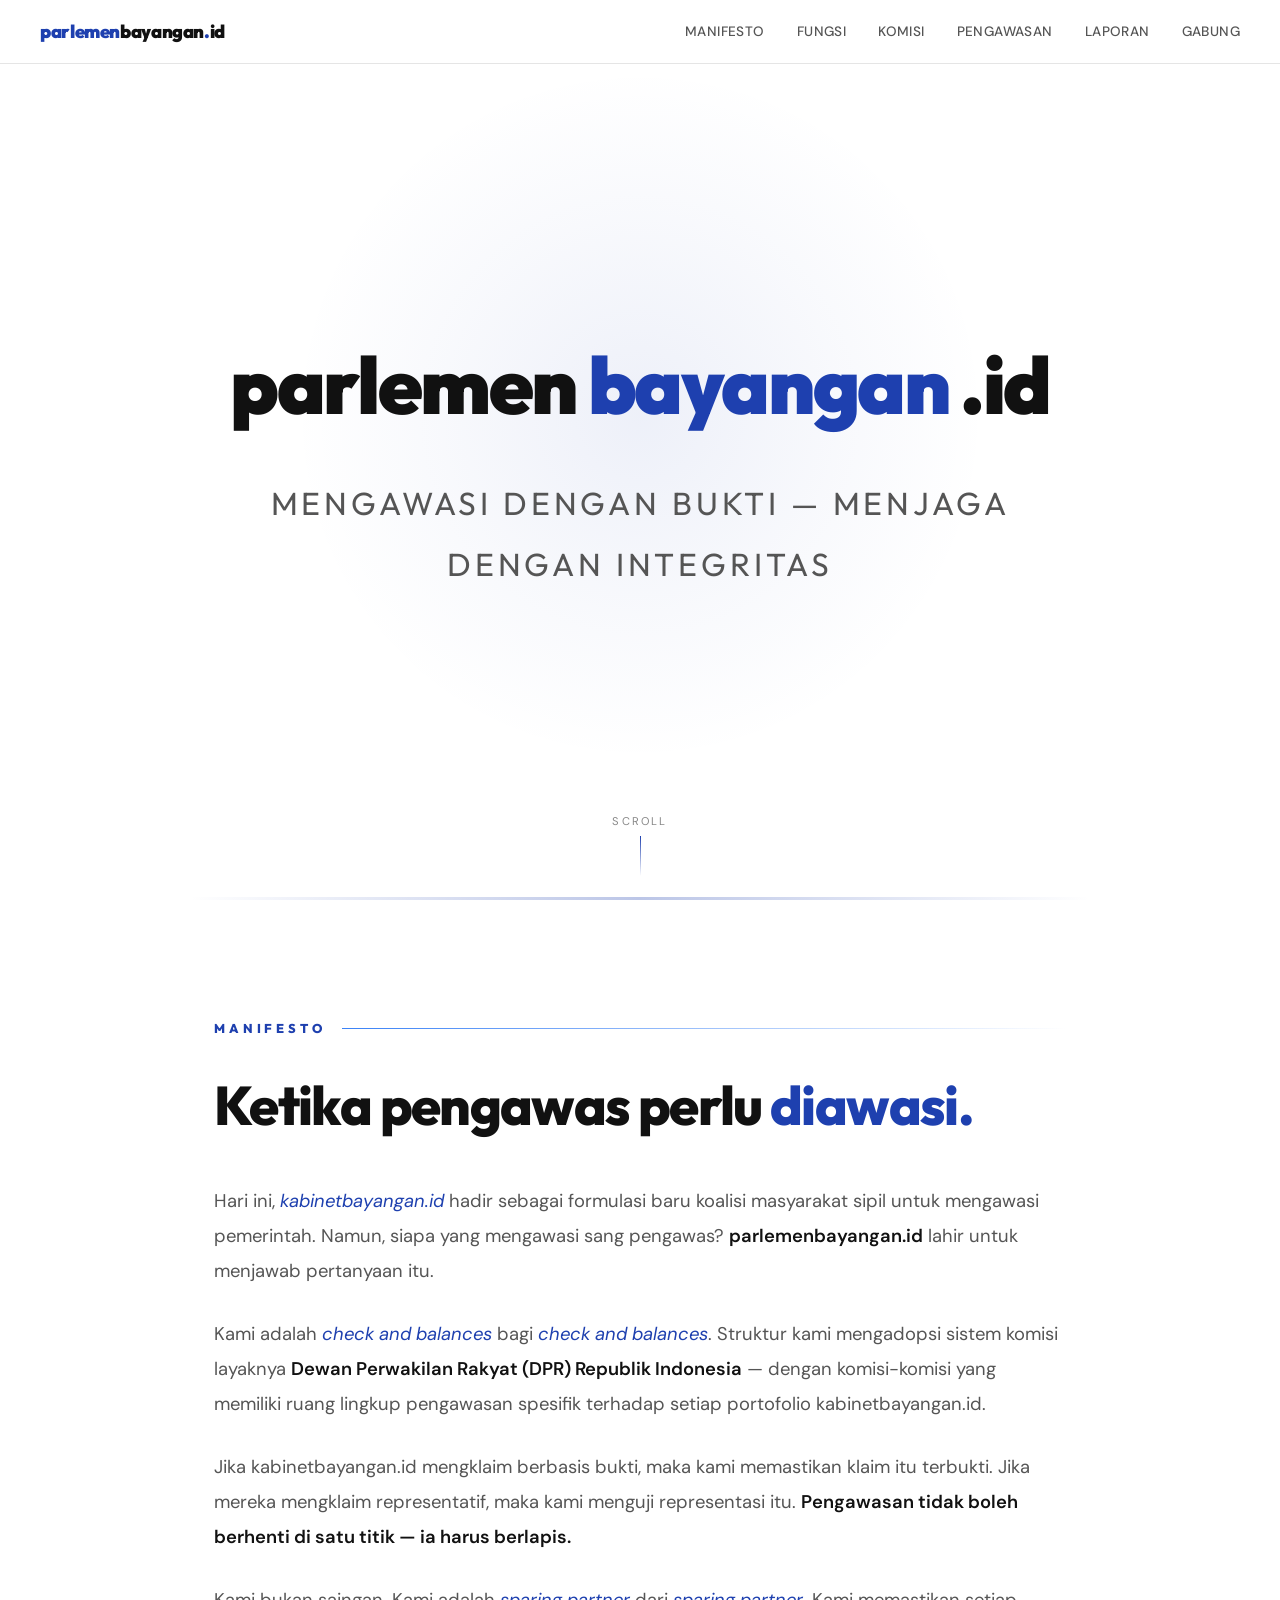
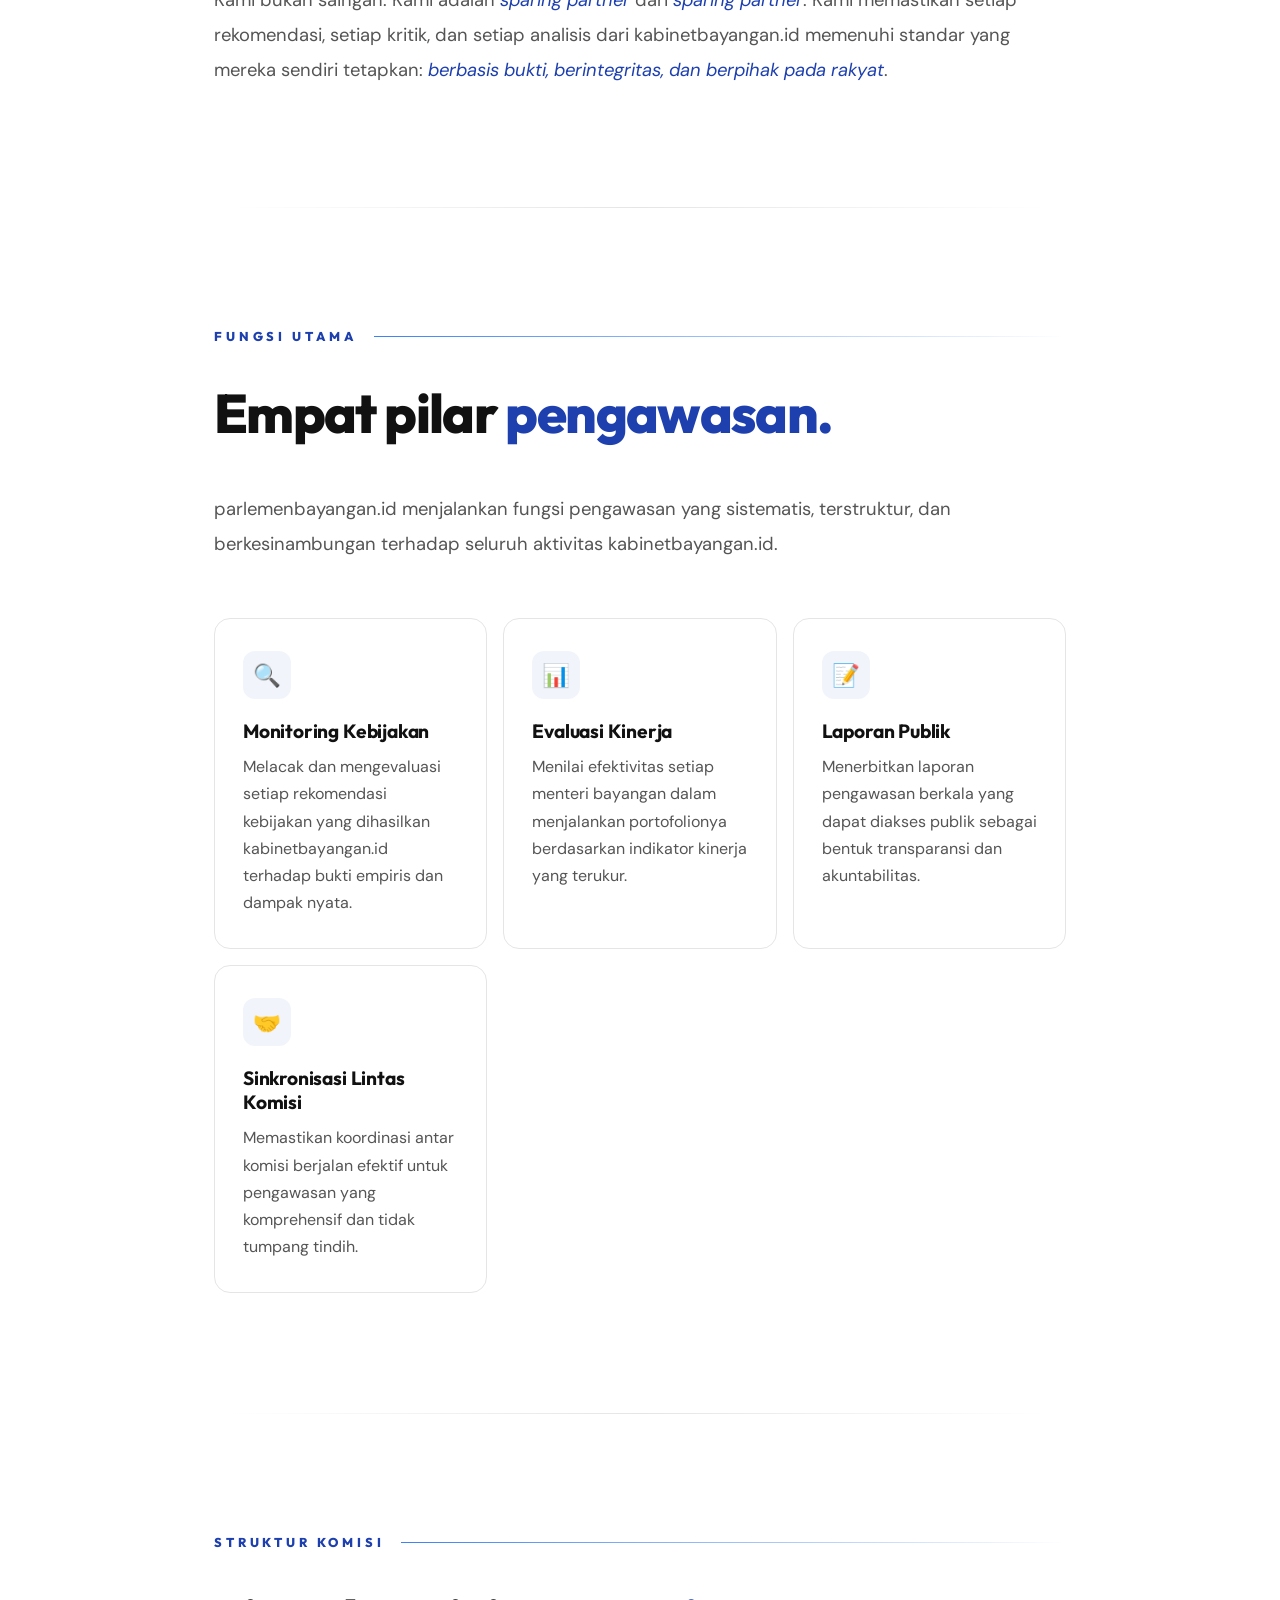
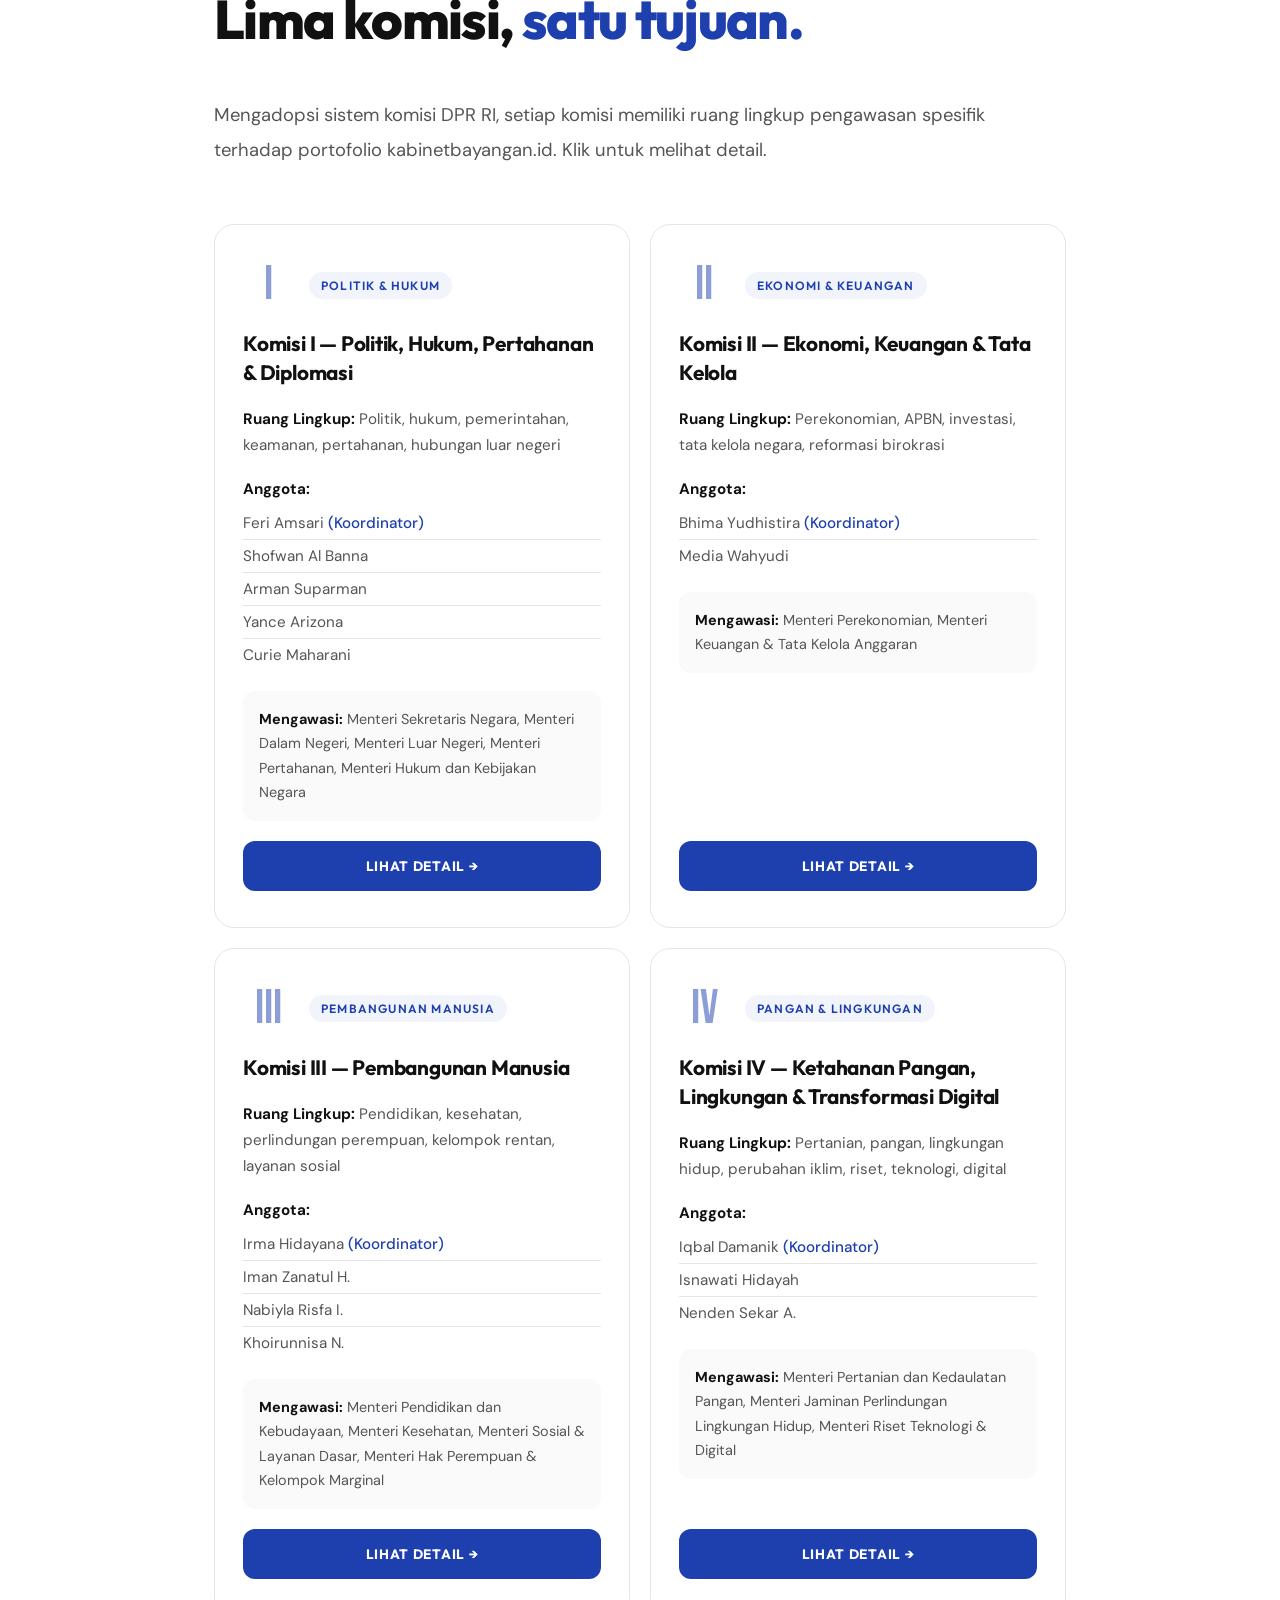
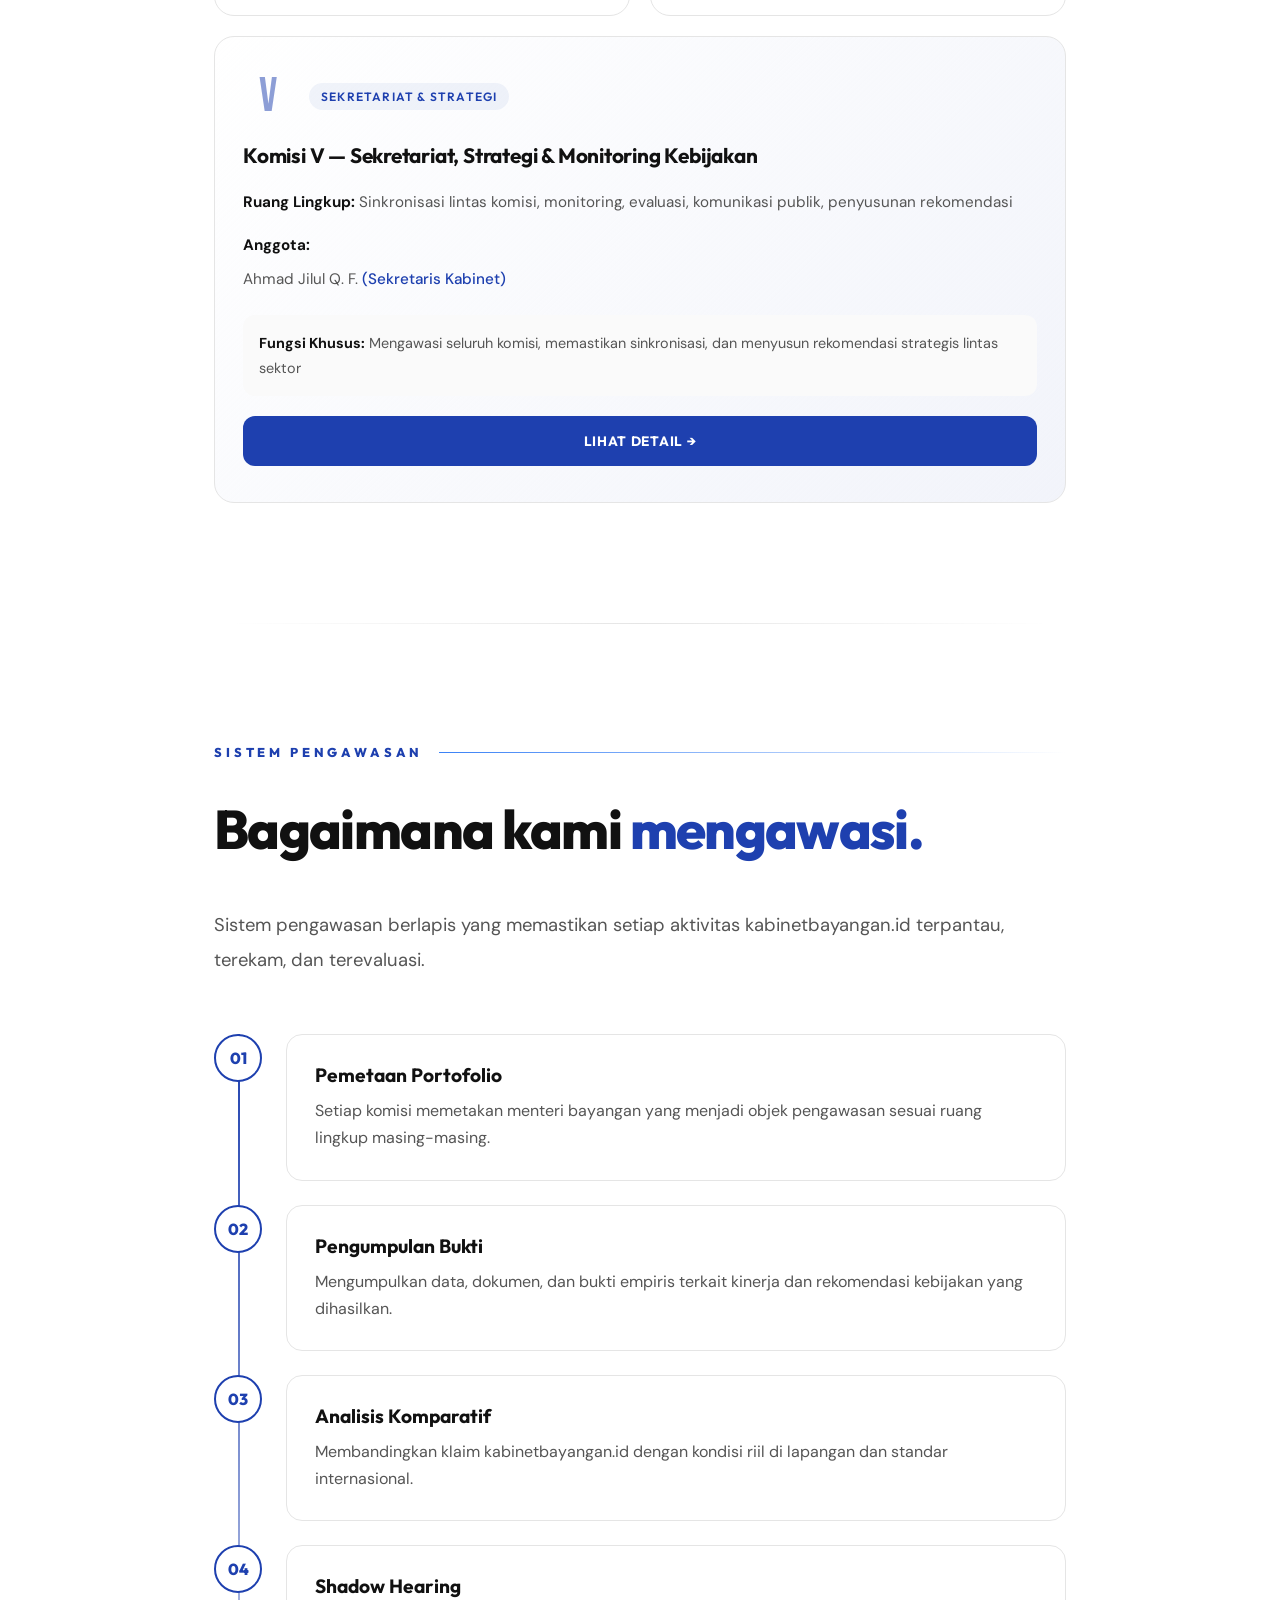
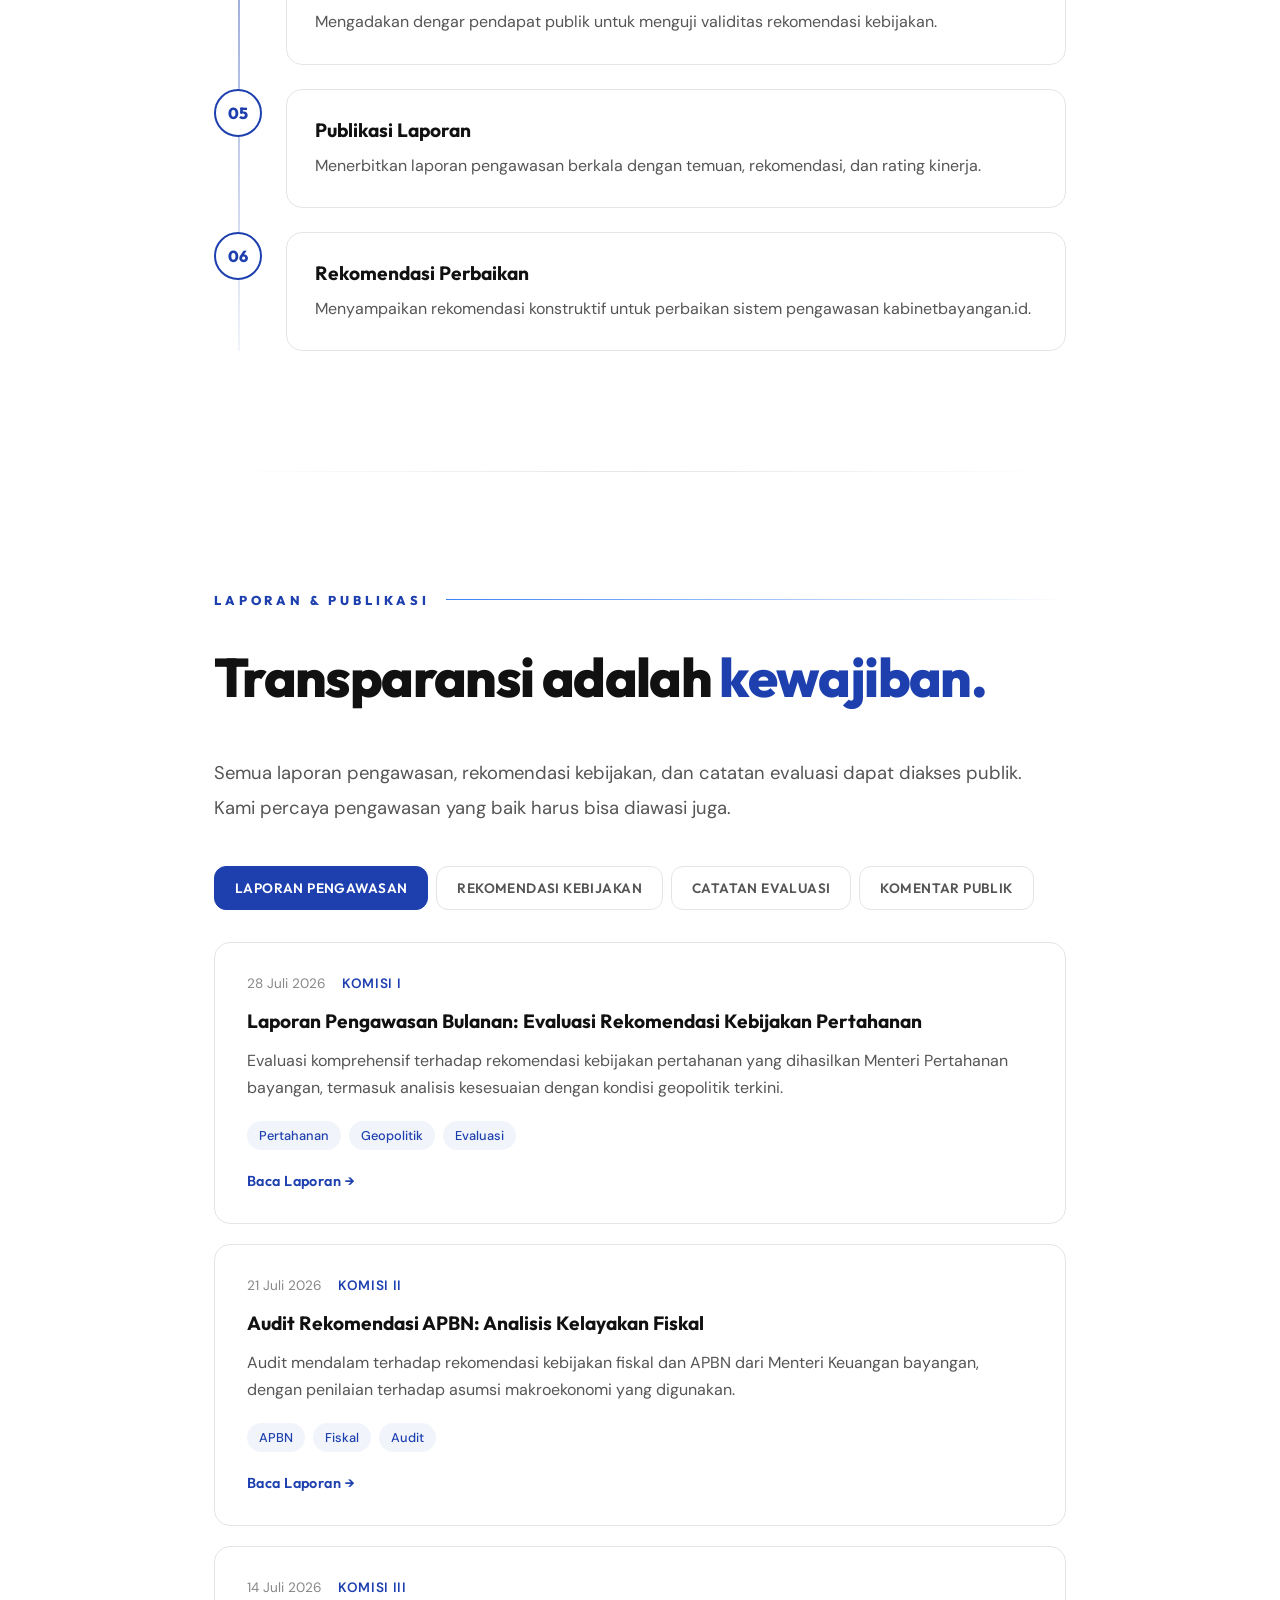
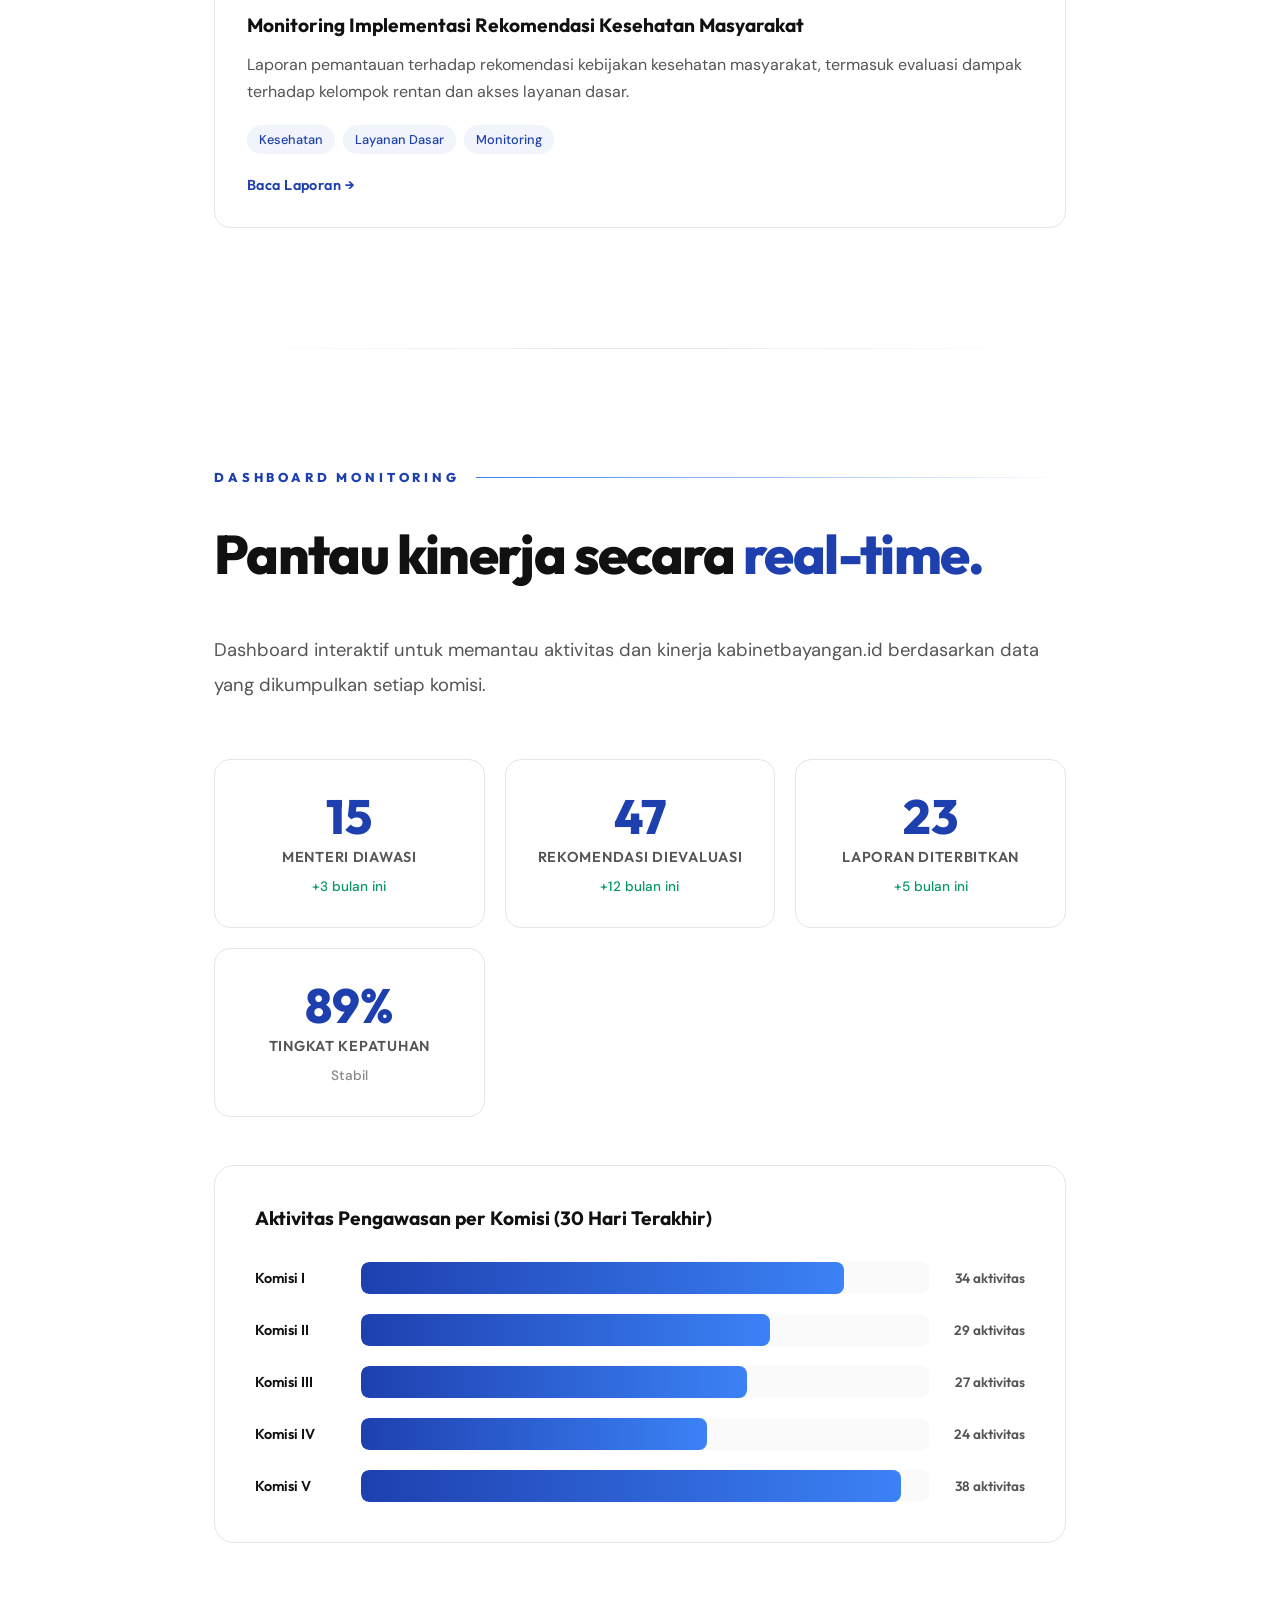
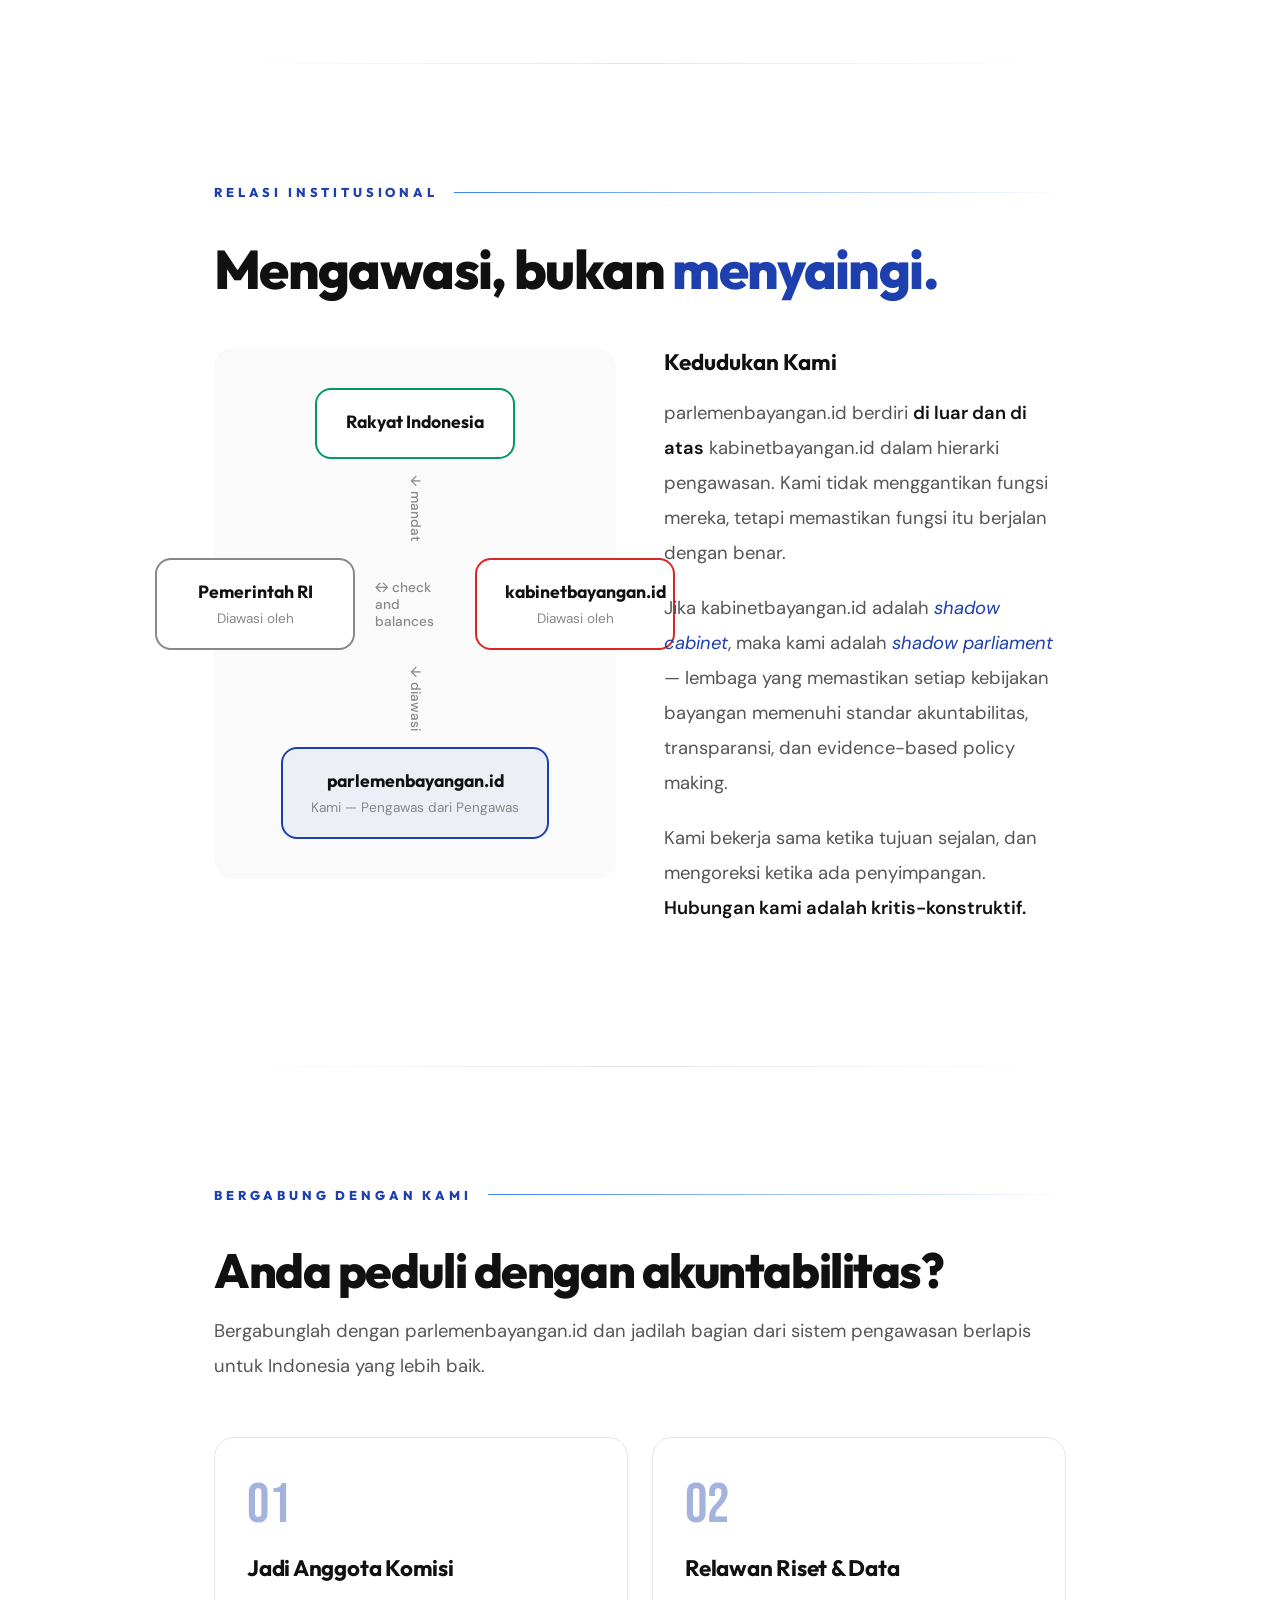
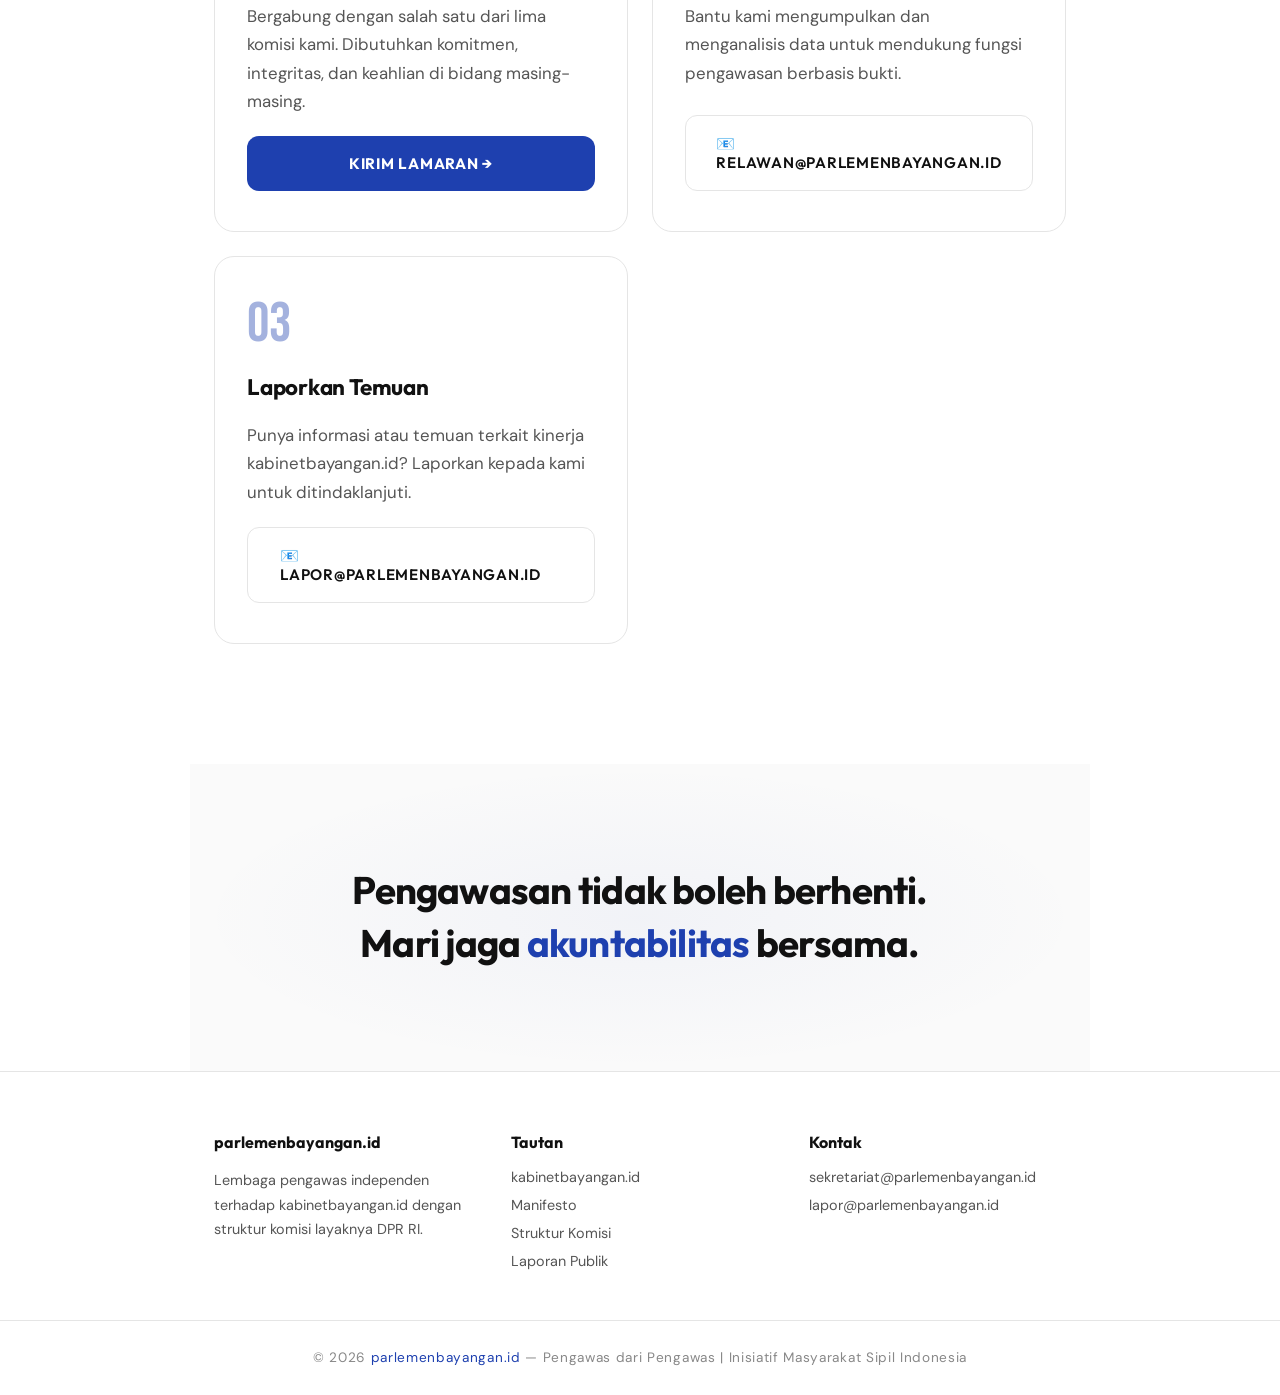
<file: archive/index.html>
<!DOCTYPE html>
<html lang="id">
<head>
  <meta charset="UTF-8">
  <meta name="viewport" content="width=device-width, initial-scale=1.0">
  <meta name="description" content="parlemenbayangan.id — Lembaga pengawas independen terhadap kabinetbayangan.id. Struktur komisi layaknya DPR RI.">
  <meta name="keywords" content="parlemen bayangan, pengawas kabinet bayangan, komisi pengawasan, DPR bayangan, masyarakat sipil">
  <meta property="og:title" content="parlemenbayangan.id — Pengawas Kabinet Bayangan">
  <meta property="og:description" content="Lembaga pengawas independen terhadap kabinetbayangan.id dengan struktur komisi layaknya DPR RI.">
  <meta property="og:type" content="website">
  <meta property="og:url" content="https://parlemenbayangan.id">
  <title>parlemenbayangan.id — Pengawas Kabinet Bayangan</title>
  <link rel="preconnect" href="https://fonts.googleapis.com">
  <link rel="preconnect" href="https://fonts.gstatic.com" crossorigin>
  <link href="https://fonts.googleapis.com/css2?family=Bebas+Neue&family=DM+Sans:ital,wght@0,300;0,400;0,500;0,600;0,700;1,400&family=Outfit:wght@300;400;500;600;700;800;900&display=swap" rel="stylesheet">
  <link rel="stylesheet" href="css/style.css">
  <link rel="icon" type="image/svg+xml" href="data:image/svg+xml,%3Csvg xmlns='http://www.w3.org/2000/svg' viewBox='0 0 100 100'%3E%3Crect width='100' height='100' rx='22' fill='%231E40AF'/%3E%3Ctext x='50' y='68' font-family='sans-serif' font-size='52' font-weight='900' fill='white' text-anchor='middle'%3EPB%3C/text%3E%3C/svg%3E">
</head>
<body>

<!-- NAV -->
<nav id="mainNav">
  <div class="nav-logo"><span>parlemen</span>bayangan<span>.</span>id</div>
  <div class="nav-links">
    <a href="#manifesto">Manifesto</a>
    <a href="#fungsi">Fungsi</a>
    <a href="#komisi">Komisi</a>
    <a href="#pengawasan">Pengawasan</a>
    <a href="#laporan">Laporan</a>
    <a href="#gabung">Gabung</a>
  </div>
  <button class="nav-toggle" id="navToggle" aria-label="Toggle menu">
    <span></span>
    <span></span>
    <span></span>
  </button>
</nav>

<!-- Mobile Menu -->
<div class="mobile-menu" id="mobileMenu">
  <a href="#manifesto">Manifesto</a>
  <a href="#fungsi">Fungsi</a>
  <a href="#komisi">Komisi</a>
  <a href="#pengawasan">Pengawasan</a>
  <a href="#laporan">Laporan</a>
  <a href="#gabung">Gabung</a>
</div>

<!-- HERO -->
<section class="hero">
  <div class="hero-logo-wrap">
    <div class="hero-logo-text">
      <span class="hero-logo-main">parlemen</span>
      <span class="hero-logo-accent">bayangan</span>
      <span class="hero-logo-dot">.id</span>
    </div>
  </div>
  <p class="hero-tagline">mengawasi dengan bukti — menjaga dengan integritas</p>
  <div class="scroll-hint">
    <span>scroll</span>
    <div class="scroll-line"></div>
  </div>
</section>

<!-- MANIFESTO -->
<section class="manifesto" id="manifesto">
  <div class="section-label reveal">Manifesto</div>
  <h2 class="reveal">Ketika pengawas perlu <span class="highlight">diawasi.</span></h2>
  <div class="manifesto-text">
    <p class="reveal">Hari ini, <em>kabinetbayangan.id</em> hadir sebagai formulasi baru koalisi masyarakat sipil untuk mengawasi pemerintah. Namun, siapa yang mengawasi sang pengawas? <strong>parlemenbayangan.id</strong> lahir untuk menjawab pertanyaan itu.</p>
    <p class="reveal">Kami adalah <em>check and balances</em> bagi <em>check and balances</em>. Struktur kami mengadopsi sistem komisi layaknya <strong>Dewan Perwakilan Rakyat (DPR) Republik Indonesia</strong> — dengan komisi-komisi yang memiliki ruang lingkup pengawasan spesifik terhadap setiap portofolio kabinetbayangan.id.</p>
    <p class="reveal">Jika kabinetbayangan.id mengklaim berbasis bukti, maka kami memastikan klaim itu terbukti. Jika mereka mengklaim representatif, maka kami menguji representasi itu. <strong>Pengawasan tidak boleh berhenti di satu titik — ia harus berlapis.</strong></p>
    <p class="reveal">Kami bukan saingan. Kami adalah <em>sparing partner</em> dari <em>sparing partner</em>. Kami memastikan setiap rekomendasi, setiap kritik, dan setiap analisis dari kabinetbayangan.id memenuhi standar yang mereka sendiri tetapkan: <em>berbasis bukti, berintegritas, dan berpihak pada rakyat</em>.</p>
  </div>
</section>

<div class="divider"></div>

<!-- FUNGSI -->
<section class="fungsi-section" id="fungsi">
  <div class="section-label reveal">Fungsi Utama</div>
  <h2 class="reveal">Empat pilar <span class="highlight">pengawasan.</span></h2>
  <p class="fungsi-intro reveal">parlemenbayangan.id menjalankan fungsi pengawasan yang sistematis, terstruktur, dan berkesinambungan terhadap seluruh aktivitas kabinetbayangan.id.</p>

  <div class="fungsi-grid">
    <div class="fungsi-card reveal">
      <div class="fungsi-icon">🔍</div>
      <h3>Monitoring Kebijakan</h3>
      <p>Melacak dan mengevaluasi setiap rekomendasi kebijakan yang dihasilkan kabinetbayangan.id terhadap bukti empiris dan dampak nyata.</p>
    </div>
    <div class="fungsi-card reveal">
      <div class="fungsi-icon">📊</div>
      <h3>Evaluasi Kinerja</h3>
      <p>Menilai efektivitas setiap menteri bayangan dalam menjalankan portofolionya berdasarkan indikator kinerja yang terukur.</p>
    </div>
    <div class="fungsi-card reveal">
      <div class="fungsi-icon">📝</div>
      <h3>Laporan Publik</h3>
      <p>Menerbitkan laporan pengawasan berkala yang dapat diakses publik sebagai bentuk transparansi dan akuntabilitas.</p>
    </div>
    <div class="fungsi-card reveal">
      <div class="fungsi-icon">🤝</div>
      <h3>Sinkronisasi Lintas Komisi</h3>
      <p>Memastikan koordinasi antar komisi berjalan efektif untuk pengawasan yang komprehensif dan tidak tumpang tindih.</p>
    </div>
  </div>
</section>

<div class="divider"></div>

<!-- KOMISI -->
<section class="komisi-section" id="komisi">
  <div class="section-label reveal">Struktur Komisi</div>
  <h2 class="reveal">Lima komisi, <span class="highlight">satu tujuan.</span></h2>
  <p class="komisi-intro reveal">Mengadopsi sistem komisi DPR RI, setiap komisi memiliki ruang lingkup pengawasan spesifik terhadap portofolio kabinetbayangan.id. Klik untuk melihat detail.</p>

  <div class="komisi-grid">

    <!-- Komisi I -->
    <div class="komisi-card reveal" data-komisi="1">
      <div class="komisi-header">
        <div class="komisi-num">I</div>
        <div class="komisi-badge">Politik & Hukum</div>
      </div>
      <h3>Komisi I — Politik, Hukum, Pertahanan & Diplomasi</h3>
      <div class="komisi-scope">
        <strong>Ruang Lingkup:</strong> Politik, hukum, pemerintahan, keamanan, pertahanan, hubungan luar negeri
      </div>
      <div class="komisi-members">
        <strong>Anggota:</strong>
        <ul>
          <li>Feri Amsari <span class="role">(Koordinator)</span></li>
          <li>Shofwan Al Banna</li>
          <li>Arman Suparman</li>
          <li>Yance Arizona</li>
          <li>Curie Maharani</li>
        </ul>
      </div>
      <div class="komisi-watch">
        <strong>Mengawasi:</strong> Menteri Sekretaris Negara, Menteri Dalam Negeri, Menteri Luar Negeri, Menteri Pertahanan, Menteri Hukum dan Kebijakan Negara
      </div>
      <a href="komisi/komisi-i.html" class="btn-komisi">Lihat Detail →</a>
    </div>

    <!-- Komisi II -->
    <div class="komisi-card reveal" data-komisi="2">
      <div class="komisi-header">
        <div class="komisi-num">II</div>
        <div class="komisi-badge">Ekonomi & Keuangan</div>
      </div>
      <h3>Komisi II — Ekonomi, Keuangan & Tata Kelola</h3>
      <div class="komisi-scope">
        <strong>Ruang Lingkup:</strong> Perekonomian, APBN, investasi, tata kelola negara, reformasi birokrasi
      </div>
      <div class="komisi-members">
        <strong>Anggota:</strong>
        <ul>
          <li>Bhima Yudhistira <span class="role">(Koordinator)</span></li>
          <li>Media Wahyudi</li>
        </ul>
      </div>
      <div class="komisi-watch">
        <strong>Mengawasi:</strong> Menteri Perekonomian, Menteri Keuangan & Tata Kelola Anggaran
      </div>
      <a href="komisi/komisi-ii.html" class="btn-komisi">Lihat Detail →</a>
    </div>

    <!-- Komisi III -->
    <div class="komisi-card reveal" data-komisi="3">
      <div class="komisi-header">
        <div class="komisi-num">III</div>
        <div class="komisi-badge">Pembangunan Manusia</div>
      </div>
      <h3>Komisi III — Pembangunan Manusia</h3>
      <div class="komisi-scope">
        <strong>Ruang Lingkup:</strong> Pendidikan, kesehatan, perlindungan perempuan, kelompok rentan, layanan sosial
      </div>
      <div class="komisi-members">
        <strong>Anggota:</strong>
        <ul>
          <li>Irma Hidayana <span class="role">(Koordinator)</span></li>
          <li>Iman Zanatul H.</li>
          <li>Nabiyla Risfa I.</li>
          <li>Khoirunnisa N.</li>
        </ul>
      </div>
      <div class="komisi-watch">
        <strong>Mengawasi:</strong> Menteri Pendidikan dan Kebudayaan, Menteri Kesehatan, Menteri Sosial & Layanan Dasar, Menteri Hak Perempuan & Kelompok Marginal
      </div>
      <a href="komisi/komisi-iii.html" class="btn-komisi">Lihat Detail →</a>
    </div>

    <!-- Komisi IV -->
    <div class="komisi-card reveal" data-komisi="4">
      <div class="komisi-header">
        <div class="komisi-num">IV</div>
        <div class="komisi-badge">Pangan & Lingkungan</div>
      </div>
      <h3>Komisi IV — Ketahanan Pangan, Lingkungan & Transformasi Digital</h3>
      <div class="komisi-scope">
        <strong>Ruang Lingkup:</strong> Pertanian, pangan, lingkungan hidup, perubahan iklim, riset, teknologi, digital
      </div>
      <div class="komisi-members">
        <strong>Anggota:</strong>
        <ul>
          <li>Iqbal Damanik <span class="role">(Koordinator)</span></li>
          <li>Isnawati Hidayah</li>
          <li>Nenden Sekar A.</li>
        </ul>
      </div>
      <div class="komisi-watch">
        <strong>Mengawasi:</strong> Menteri Pertanian dan Kedaulatan Pangan, Menteri Jaminan Perlindungan Lingkungan Hidup, Menteri Riset Teknologi & Digital
      </div>
      <a href="komisi/komisi-iv.html" class="btn-komisi">Lihat Detail →</a>
    </div>

    <!-- Komisi V -->
    <div class="komisi-card reveal komisi-v" data-komisi="5">
      <div class="komisi-header">
        <div class="komisi-num">V</div>
        <div class="komisi-badge">Sekretariat & Strategi</div>
      </div>
      <h3>Komisi V — Sekretariat, Strategi & Monitoring Kebijakan</h3>
      <div class="komisi-scope">
        <strong>Ruang Lingkup:</strong> Sinkronisasi lintas komisi, monitoring, evaluasi, komunikasi publik, penyusunan rekomendasi
      </div>
      <div class="komisi-members">
        <strong>Anggota:</strong>
        <ul>
          <li>Ahmad Jilul Q. F. <span class="role">(Sekretaris Kabinet)</span></li>
        </ul>
      </div>
      <div class="komisi-watch">
        <strong>Fungsi Khusus:</strong> Mengawasi seluruh komisi, memastikan sinkronisasi, dan menyusun rekomendasi strategis lintas sektor
      </div>
      <a href="komisi/komisi-v.html" class="btn-komisi">Lihat Detail →</a>
    </div>

  </div>
</section>

<div class="divider"></div>

<!-- PENGAWASAN -->
<section class="pengawasan-section" id="pengawasan">
  <div class="section-label reveal">Sistem Pengawasan</div>
  <h2 class="reveal">Bagaimana kami <span class="highlight">mengawasi.</span></h2>
  <p class="pengawasan-intro reveal">Sistem pengawasan berlapis yang memastikan setiap aktivitas kabinetbayangan.id terpantau, terekam, dan terevaluasi.</p>

  <div class="pengawasan-timeline">
    <div class="timeline-item reveal">
      <div class="timeline-marker">01</div>
      <div class="timeline-content">
        <h3>Pemetaan Portofolio</h3>
        <p>Setiap komisi memetakan menteri bayangan yang menjadi objek pengawasan sesuai ruang lingkup masing-masing.</p>
      </div>
    </div>
    <div class="timeline-item reveal">
      <div class="timeline-marker">02</div>
      <div class="timeline-content">
        <h3>Pengumpulan Bukti</h3>
        <p>Mengumpulkan data, dokumen, dan bukti empiris terkait kinerja dan rekomendasi kebijakan yang dihasilkan.</p>
      </div>
    </div>
    <div class="timeline-item reveal">
      <div class="timeline-marker">03</div>
      <div class="timeline-content">
        <h3>Analisis Komparatif</h3>
        <p>Membandingkan klaim kabinetbayangan.id dengan kondisi riil di lapangan dan standar internasional.</p>
      </div>
    </div>
    <div class="timeline-item reveal">
      <div class="timeline-marker">04</div>
      <div class="timeline-content">
        <h3>Shadow Hearing</h3>
        <p>Mengadakan dengar pendapat publik untuk menguji validitas rekomendasi kebijakan.</p>
      </div>
    </div>
    <div class="timeline-item reveal">
      <div class="timeline-marker">05</div>
      <div class="timeline-content">
        <h3>Publikasi Laporan</h3>
        <p>Menerbitkan laporan pengawasan berkala dengan temuan, rekomendasi, dan rating kinerja.</p>
      </div>
    </div>
    <div class="timeline-item reveal">
      <div class="timeline-marker">06</div>
      <div class="timeline-content">
        <h3>Rekomendasi Perbaikan</h3>
        <p>Menyampaikan rekomendasi konstruktif untuk perbaikan sistem pengawasan kabinetbayangan.id.</p>
      </div>
    </div>
  </div>
</section>

<div class="divider"></div>

<!-- LAPORAN & PUBLIKASI -->
<section class="laporan-section" id="laporan">
  <div class="section-label reveal">Laporan & Publikasi</div>
  <h2 class="reveal">Transparansi adalah <span class="highlight">kewajiban.</span></h2>
  <p class="laporan-intro reveal">Semua laporan pengawasan, rekomendasi kebijakan, dan catatan evaluasi dapat diakses publik. Kami percaya pengawasan yang baik harus bisa diawasi juga.</p>

  <div class="laporan-tabs">
    <button class="tab-btn active" data-tab="laporan">Laporan Pengawasan</button>
    <button class="tab-btn" data-tab="rekomendasi">Rekomendasi Kebijakan</button>
    <button class="tab-btn" data-tab="evaluasi">Catatan Evaluasi</button>
    <button class="tab-btn" data-tab="komentar">Komentar Publik</button>
  </div>

  <div class="tab-content active" id="tab-laporan">
    <div class="laporan-list">
      <div class="laporan-item reveal">
        <div class="laporan-meta">
          <span class="laporan-date">28 Juli 2026</span>
          <span class="laporan-komisi">Komisi I</span>
        </div>
        <h3>Laporan Pengawasan Bulanan: Evaluasi Rekomendasi Kebijakan Pertahanan</h3>
        <p>Evaluasi komprehensif terhadap rekomendasi kebijakan pertahanan yang dihasilkan Menteri Pertahanan bayangan, termasuk analisis kesesuaian dengan kondisi geopolitik terkini.</p>
        <div class="laporan-tags">
          <span class="tag">Pertahanan</span>
          <span class="tag">Geopolitik</span>
          <span class="tag">Evaluasi</span>
        </div>
        <a href="#" class="btn-laporan">Baca Laporan →</a>
      </div>
      <div class="laporan-item reveal">
        <div class="laporan-meta">
          <span class="laporan-date">21 Juli 2026</span>
          <span class="laporan-komisi">Komisi II</span>
        </div>
        <h3>Audit Rekomendasi APBN: Analisis Kelayakan Fiskal</h3>
        <p>Audit mendalam terhadap rekomendasi kebijakan fiskal dan APBN dari Menteri Keuangan bayangan, dengan penilaian terhadap asumsi makroekonomi yang digunakan.</p>
        <div class="laporan-tags">
          <span class="tag">APBN</span>
          <span class="tag">Fiskal</span>
          <span class="tag">Audit</span>
        </div>
        <a href="#" class="btn-laporan">Baca Laporan →</a>
      </div>
      <div class="laporan-item reveal">
        <div class="laporan-meta">
          <span class="laporan-date">14 Juli 2026</span>
          <span class="laporan-komisi">Komisi III</span>
        </div>
        <h3>Monitoring Implementasi Rekomendasi Kesehatan Masyarakat</h3>
        <p>Laporan pemantauan terhadap rekomendasi kebijakan kesehatan masyarakat, termasuk evaluasi dampak terhadap kelompok rentan dan akses layanan dasar.</p>
        <div class="laporan-tags">
          <span class="tag">Kesehatan</span>
          <span class="tag">Layanan Dasar</span>
          <span class="tag">Monitoring</span>
        </div>
        <a href="#" class="btn-laporan">Baca Laporan →</a>
      </div>
    </div>
  </div>

  <div class="tab-content" id="tab-rekomendasi">
    <div class="laporan-list">
      <div class="laporan-item reveal">
        <div class="laporan-meta">
          <span class="laporan-date">25 Juli 2026</span>
          <span class="laporan-komisi">Komisi V</span>
        </div>
        <h3>Rekomendasi Strategis: Penguatan Mekanisme Check and Balances</h3>
        <p>Rekomendasi komprehensif untuk memperkuat mekanisme check and balances antara kabinetbayangan.id dan parlemenbayangan.id.</p>
        <div class="laporan-tags">
          <span class="tag">Strategis</span>
          <span class="tag">Check and Balances</span>
          <span class="tag">Institusional</span>
        </div>
        <a href="#" class="btn-laporan">Baca Rekomendasi →</a>
      </div>
      <div class="laporan-item reveal">
        <div class="laporan-meta">
          <span class="laporan-date">18 Juli 2026</span>
          <span class="laporan-komisi">Komisi IV</span>
        </div>
        <h3>Rekomendasi Kebijakan: Integrasi Ketahanan Pangan dan Perubahan Iklim</h3>
        <p>Rekomendasi kebijakan terintegrasi untuk menghubungkan isu ketahanan pangan dengan mitigasi dan adaptasi perubahan iklim.</p>
        <div class="laporan-tags">
          <span class="tag">Pangan</span>
          <span class="tag">Iklim</span>
          <span class="tag">Integrasi</span>
        </div>
        <a href="#" class="btn-laporan">Baca Rekomendasi →</a>
      </div>
    </div>
  </div>

  <div class="tab-content" id="tab-evaluasi">
    <div class="laporan-list">
      <div class="laporan-item reveal">
        <div class="laporan-meta">
          <span class="laporan-date">30 Juni 2026</span>
          <span class="laporan-komisi">Semua Komisi</span>
        </div>
        <h3>Evaluasi Tengah Tahun: Kinerja Kabinet Bayangan 2026</h3>
        <p>Evaluasi komprehensif tengah tahun terhadap seluruh menteri bayangan, mencakup capaian, tantangan, dan area perbaikan untuk semester II 2026.</p>
        <div class="laporan-tags">
          <span class="tag">Evaluasi</span>
          <span class="tag">Tengah Tahun</span>
          <span class="tag">Kinerja</span>
        </div>
        <a href="#" class="btn-laporan">Baca Evaluasi →</a>
      </div>
    </div>
  </div>

  <div class="tab-content" id="tab-komentar">
    <div class="komentar-section">
      <div class="komentar-form reveal">
        <h3>Sampaikan Masukan Anda</h3>
        <p>Komentar dan masukan dari masyarakat adalah bagian penting dari sistem pengawasan kami.</p>
        <form id="komentarForm">
          <div class="form-group">
            <label for="nama">Nama (opsional)</label>
            <input type="text" id="nama" name="nama" placeholder="Nama Anda">
          </div>
          <div class="form-group">
            <label for="komisi">Terkait Komisi</label>
            <select id="komisi" name="komisi">
              <option value="">Pilih Komisi</option>
              <option value="1">Komisi I — Politik, Hukum, Pertahanan & Diplomasi</option>
              <option value="2">Komisi II — Ekonomi, Keuangan & Tata Kelola</option>
              <option value="3">Komisi III — Pembangunan Manusia</option>
              <option value="4">Komisi IV — Ketahanan Pangan, Lingkungan & Transformasi Digital</option>
              <option value="5">Komisi V — Sekretariat, Strategi & Monitoring Kebijakan</option>
              <option value="umum">Umum</option>
            </select>
          </div>
          <div class="form-group">
            <label for="komentar">Komentar / Masukan *</label>
            <textarea id="komentar" name="komentar" rows="5" placeholder="Tulis komentar atau masukan Anda di sini..." required></textarea>
          </div>
          <button type="submit" class="btn-primary">Kirim Komentar</button>
        </form>
      </div>
      <div class="komentar-list reveal">
        <h3>Komentar Terbaru</h3>
        <div class="komentar-item">
          <div class="komentar-header">
            <span class="komentar-nama">Rakyat Peduli</span>
            <span class="komentar-date">28 Juli 2026</span>
          </div>
          <p>Sangat setuju dengan adanya lapisan pengawasan tambahan. Kabinet bayangan juga perlu diawasi agar tidak menjadi alat politik baru.</p>
          <div class="komentar-meta">
            <span class="komentar-komisi">Umum</span>
            <button class="komentar-like">👍 24</button>
          </div>
        </div>
        <div class="komentar-item">
          <div class="komentar-header">
            <span class="komentar-nama">Aktivis Hukum</span>
            <span class="komentar-date">27 Juli 2026</span>
          </div>
          <p>Komisi I perlu lebih fokus pada pengawasan terhadap rekomendasi kebijakan hukum yang seringkali terlalu teoritis dan tidak aplikatif.</p>
          <div class="komentar-meta">
            <span class="komentar-komisi">Komisi I</span>
            <button class="komentar-like">👍 18</button>
          </div>
        </div>
        <div class="komentar-item">
          <div class="komentar-header">
            <span class="komentar-nama">Ekonom Muda</span>
            <span class="komentar-date">26 Juli 2026</span>
          </div>
          <p>Apresiasi untuk Komisi II yang sudah sangat kritis terhadap rekomendasi kebijakan fiskal. Laporan audit APBN-nya sangat mendalam.</p>
          <div class="komentar-meta">
            <span class="komentar-komisi">Komisi II</span>
            <button class="komentar-like">👍 31</button>
          </div>
        </div>
      </div>
    </div>
  </div>
</section>

<div class="divider"></div>

<!-- MONITORING DASHBOARD -->
<section class="monitoring-section" id="monitoring">
  <div class="section-label reveal">Dashboard Monitoring</div>
  <h2 class="reveal">Pantau kinerja secara <span class="highlight">real-time.</span></h2>
  <p class="monitoring-intro reveal">Dashboard interaktif untuk memantau aktivitas dan kinerja kabinetbayangan.id berdasarkan data yang dikumpulkan setiap komisi.</p>

  <div class="monitoring-grid">
    <div class="monitoring-card reveal">
      <div class="monitoring-value">15</div>
      <div class="monitoring-label">Menteri Diawasi</div>
      <div class="monitoring-change positive">+3 bulan ini</div>
    </div>
    <div class="monitoring-card reveal">
      <div class="monitoring-value">47</div>
      <div class="monitoring-label">Rekomendasi Dievaluasi</div>
      <div class="monitoring-change positive">+12 bulan ini</div>
    </div>
    <div class="monitoring-card reveal">
      <div class="monitoring-value">23</div>
      <div class="monitoring-label">Laporan Diterbitkan</div>
      <div class="monitoring-change positive">+5 bulan ini</div>
    </div>
    <div class="monitoring-card reveal">
      <div class="monitoring-value">89%</div>
      <div class="monitoring-label">Tingkat Kepatuhan</div>
      <div class="monitoring-change neutral">Stabil</div>
    </div>
  </div>

  <div class="monitoring-chart reveal">
    <h3>Aktivitas Pengawasan per Komisi (30 Hari Terakhir)</h3>
    <div class="chart-bars">
      <div class="chart-bar">
        <span class="bar-label">Komisi I</span>
        <div class="bar-track">
          <div class="bar-fill" style="width: 85%"></div>
        </div>
        <span class="bar-value">34 aktivitas</span>
      </div>
      <div class="chart-bar">
        <span class="bar-label">Komisi II</span>
        <div class="bar-track">
          <div class="bar-fill" style="width: 72%"></div>
        </div>
        <span class="bar-value">29 aktivitas</span>
      </div>
      <div class="chart-bar">
        <span class="bar-label">Komisi III</span>
        <div class="bar-track">
          <div class="bar-fill" style="width: 68%"></div>
        </div>
        <span class="bar-value">27 aktivitas</span>
      </div>
      <div class="chart-bar">
        <span class="bar-label">Komisi IV</span>
        <div class="bar-track">
          <div class="bar-fill" style="width: 61%"></div>
        </div>
        <span class="bar-value">24 aktivitas</span>
      </div>
      <div class="chart-bar">
        <span class="bar-label">Komisi V</span>
        <div class="bar-track">
          <div class="bar-fill" style="width: 95%"></div>
        </div>
        <span class="bar-value">38 aktivitas</span>
      </div>
    </div>
  </div>
</section>

<div class="divider"></div>

<!-- RELASI DENGAN KABINET BAYANGAN -->
<section class="relasi-section" id="relasi">
  <div class="section-label reveal">Relasi Institusional</div>
  <h2 class="reveal">Mengawasi, bukan <span class="highlight">menyaingi.</span></h2>
  
  <div class="relasi-content">
    <div class="relasi-diagram reveal">
      <div class="diagram-box rakyat">
        <span>Rakyat Indonesia</span>
      </div>
      <div class="diagram-arrow down">↓ mandat</div>
      <div class="diagram-row">
        <div class="diagram-box pemerintah">
          <span>Pemerintah RI</span>
          <small>Diawasi oleh</small>
        </div>
        <div class="diagram-arrow both">↔ check and balances</div>
        <div class="diagram-box kabinet">
          <span>kabinetbayangan.id</span>
          <small>Diawasi oleh</small>
        </div>
      </div>
      <div class="diagram-arrow down">↓ diawasi</div>
      <div class="diagram-box parlemen highlight">
        <span>parlemenbayangan.id</span>
        <small>Kami — Pengawas dari Pengawas</small>
      </div>
    </div>

    <div class="relasi-text reveal">
      <h3>Kedudukan Kami</h3>
      <p>parlemenbayangan.id berdiri <strong>di luar dan di atas</strong> kabinetbayangan.id dalam hierarki pengawasan. Kami tidak menggantikan fungsi mereka, tetapi memastikan fungsi itu berjalan dengan benar.</p>
      <p>Jika kabinetbayangan.id adalah <em>shadow cabinet</em>, maka kami adalah <em>shadow parliament</em> — lembaga yang memastikan setiap kebijakan bayangan memenuhi standar akuntabilitas, transparansi, dan evidence-based policy making.</p>
      <p>Kami bekerja sama ketika tujuan sejalan, dan mengoreksi ketika ada penyimpangan. <strong>Hubungan kami adalah kritis-konstruktif.</strong></p>
    </div>
  </div>
</section>

<div class="divider"></div>

<!-- GABUNG -->
<section class="register-section" id="gabung">
  <div class="section-label reveal">Bergabung dengan Kami</div>
  <h2 class="reveal" style="font-family:'Outfit',sans-serif;font-weight:800;font-size:clamp(2rem,4.5vw,3rem);letter-spacing:-0.03em;margin-bottom:16px;line-height:1.15;">Anda peduli dengan akuntabilitas?</h2>
  <p class="register-intro reveal">Bergabunglah dengan parlemenbayangan.id dan jadilah bagian dari sistem pengawasan berlapis untuk Indonesia yang lebih baik.</p>
  <br>
  <div class="register-grid">
    <div class="register-card reveal">
      <div class="card-number">01</div>
      <h3>Jadi Anggota Komisi</h3>
      <p>Bergabung dengan salah satu dari lima komisi kami. Dibutuhkan komitmen, integritas, dan keahlian di bidang masing-masing.</p>
      <a href="mailto:rekrutmen@parlemenbayangan.id" class="btn-primary">Kirim Lamaran →</a>
    </div>
    <div class="register-card reveal">
      <div class="card-number">02</div>
      <h3>Relawan Riset & Data</h3>
      <p>Bantu kami mengumpulkan dan menganalisis data untuk mendukung fungsi pengawasan berbasis bukti.</p>
      <a href="mailto:relawan@parlemenbayangan.id" class="btn-outline">📧 relawan@parlemenbayangan.id</a>
    </div>
    <div class="register-card reveal">
      <div class="card-number">03</div>
      <h3>Laporkan Temuan</h3>
      <p>Punya informasi atau temuan terkait kinerja kabinetbayangan.id? Laporkan kepada kami untuk ditindaklanjuti.</p>
      <a href="mailto:lapor@parlemenbayangan.id" class="btn-outline">📧 lapor@parlemenbayangan.id</a>
    </div>
  </div>
</section>

<!-- CLOSING -->
<section class="closing">
  <p class="reveal">Pengawasan tidak boleh berhenti.<br>Mari jaga <span>akuntabilitas</span> bersama.</p>
</section>

<!-- FOOTER -->
<footer>
  <div class="footer-content">
    <div class="footer-section">
      <h4>parlemenbayangan.id</h4>
      <p>Lembaga pengawas independen terhadap kabinetbayangan.id dengan struktur komisi layaknya DPR RI.</p>
    </div>
    <div class="footer-section">
      <h4>Tautan</h4>
      <a href="https://kabinetbayangan.id" target="_blank" rel="noopener">kabinetbayangan.id</a>
      <a href="#manifesto">Manifesto</a>
      <a href="#komisi">Struktur Komisi</a>
      <a href="#laporan">Laporan Publik</a>
    </div>
    <div class="footer-section">
      <h4>Kontak</h4>
      <a href="mailto:sekretariat@parlemenbayangan.id">sekretariat@parlemenbayangan.id</a>
      <a href="mailto:lapor@parlemenbayangan.id">lapor@parlemenbayangan.id</a>
    </div>
  </div>
  <div class="footer-bottom">
    <p>© 2026 <a href="https://parlemenbayangan.id">parlemenbayangan.id</a> — Pengawas dari Pengawas | Inisiatif Masyarakat Sipil Indonesia</p>
  </div>
</footer>

<script src="js/main.js"></script>
</body>
</html>
</file>
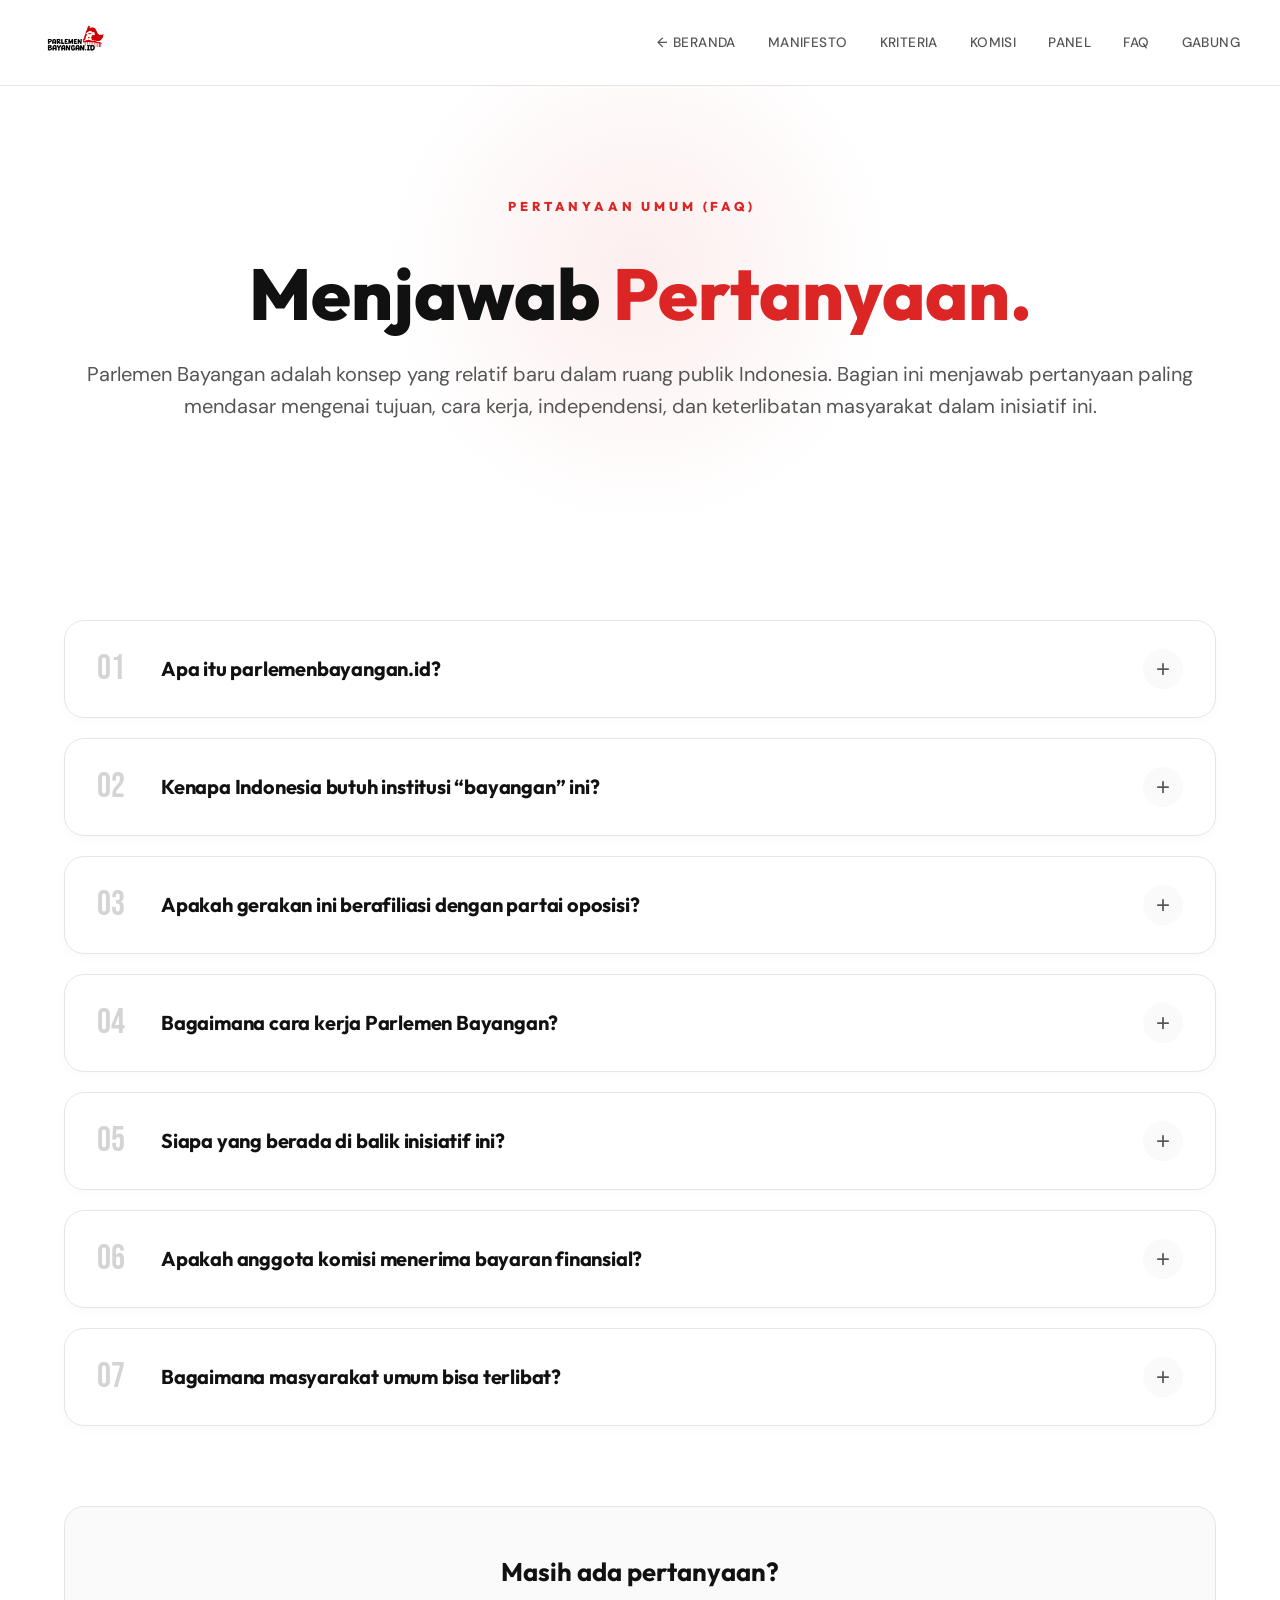
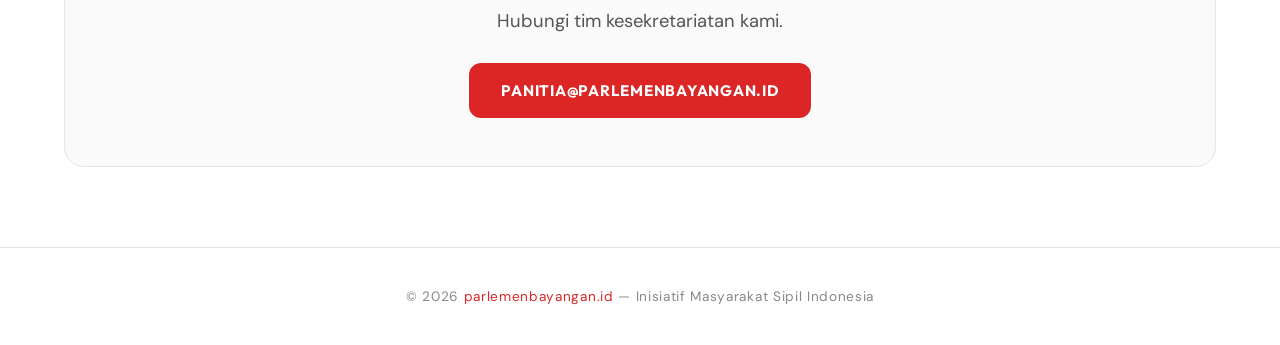
<file: faq.html>
<!DOCTYPE html>
<html lang="id">

<head>
  <meta charset="UTF-8">
  <meta name="viewport" content="width=device-width, initial-scale=1.0">
  <title>FAQ — Pertanyaan Umum Seputar Parlemen Bayangan Indonesia</title>
  <meta name="description"
    content="Temukan jawaban atas pertanyaan umum seputar Parlemen Bayangan: cara bergabung, proses seleksi, peran anggota, dan bagaimana lembaga ini bekerja mengawasi kabinet bayangan.">
  <link rel="canonical" href="https://parlemenbayangan.id/faq.html">
  <link rel="alternate" hreflang="id" href="https://parlemenbayangan.id/faq.html">
  <link rel="alternate" hreflang="x-default" href="https://parlemenbayangan.id/faq.html">
  <meta property="og:type" content="website">
  <meta property="og:url" content="https://parlemenbayangan.id/faq.html">
  <meta property="og:title" content="FAQ — Pertanyaan Umum Seputar Parlemen Bayangan Indonesia">
  <meta property="og:description" content="Temukan jawaban atas pertanyaan umum seputar Parlemen Bayangan: cara bergabung, proses seleksi, peran anggota, dan bagaimana lembaga ini bekerja mengawasi kabinet bayangan.">
  <meta property="og:image" content="https://parlemenbayangan.id/assets/og-image.jpg">
  <meta name="twitter:card" content="summary_large_image">
  <meta name="twitter:title" content="FAQ — Pertanyaan Umum Seputar Parlemen Bayangan">
  <meta name="twitter:description" content="Temukan jawaban atas pertanyaan umum seputar Parlemen Bayangan: cara bergabung, proses seleksi, peran anggota, dan bagaimana lembaga ini bekerja mengawasi kabinet bayangan.">
  <meta name="twitter:image" content="https://parlemenbayangan.id/assets/og-image.jpg">
  <link rel="apple-touch-icon" sizes="180x180" href="./assets/favicon/apple-touch-icon.png">
  <link rel="icon" type="image/png" sizes="32x32" href="./assets/favicon/favicon-32x32.png">
  <link rel="icon" type="image/png" sizes="16x16" href="./assets/favicon/favicon-16x16.png">
  <link rel="manifest" href="./assets/favicon/site.webmanifest">
  <link rel="shortcut icon" href="./assets/favicon/favicon.ico">
  <link rel="stylesheet" href="https://cdnjs.cloudflare.com/ajax/libs/font-awesome/6.5.1/css/all.min.css">
  <style>
    @import url('https://fonts.googleapis.com/css2?family=Bebas+Neue&family=DM+Sans:ital,wght@0,300;0,400;0,500;0,600;0,700;1,400&family=Outfit:wght@300;400;500;600;700;800;900&display=swap');

    :root {
      --red: #DC2626;
      --red-bright: #EF4444;
      --red-glow: rgba(220, 38, 38, 0.15);
      --red-subtle: rgba(220, 38, 38, 0.06);
      --text-primary: #111111;
      --text-secondary: #555555;
      --text-muted: #888888;
      --bg: #FFFFFF;
      --bg-soft: #FAFAFA;
      --bg-card: #FFFFFF;
      --border: #E5E5E5;
      --border-hover: #D4D4D4;
    }

    * {
      margin: 0;
      padding: 0;
      box-sizing: border-box;
    }

    html {
      scroll-behavior: smooth;
      background: var(--bg);
      color: var(--text-primary);
    }

    body {
      font-family: 'DM Sans', sans-serif;
      background: var(--bg);
      overflow-x: hidden;
      -webkit-font-smoothing: antialiased;
      transition: opacity ease-in 0.2s;
    }

    /* ── NAV ── */
    nav {
      position: fixed;
      top: 0;
      left: 0;
      right: 0;
      z-index: 1000;
      padding: 20px 40px;
      display: flex;
      justify-content: space-between;
      align-items: center;
      backdrop-filter: blur(20px);
      background: rgba(255, 255, 255, 0.85);
      border-bottom: 1px solid var(--border);
      transition: border-bottom-color 0.3s ease;
    }

    .nav-logo {
      display: flex;
      align-items: center;
    }

    .nav-logo img {
      height: 40px;
      width: auto;
    }

    .nav-links {
      display: flex;
      gap: 32px;
      align-items: center;
    }

    .nav-links a {
      color: var(--text-secondary);
      text-decoration: none;
      font-size: 0.85rem;
      font-weight: 500;
      letter-spacing: 0.03em;
      transition: color 0.3s;
      text-transform: uppercase;
    }

    .nav-links a:hover {
      color: var(--red);
    }

    .menu-toggle {
      display: none;
      cursor: pointer;
      background: none;
      border: none;
      color: var(--text-primary);
    }

    .menu-toggle svg {
      width: 24px;
      height: 24px;
    }

    /* ── HERO ── */
    .hero {
      min-height: 100vh;
      display: flex;
      flex-direction: column;
      justify-content: center;
      align-items: center;
      text-align: center;
      padding: 120px 24px 80px;
      position: relative;
      overflow: hidden;
      background: var(--bg);
    }

    .hero::before {
      content: '';
      position: absolute;
      width: 700px;
      height: 700px;
      background: radial-gradient(circle, rgba(220, 38, 38, 0.08) 0%, rgba(220, 38, 38, 0.03) 40%, transparent 70%);
      top: 50%;
      left: 50%;
      transform: translate(-50%, -55%);
      pointer-events: none;
      animation: pulse-glow 5s ease-in-out infinite;
    }

    .hero::after {
      content: '';
      position: absolute;
      bottom: 0;
      left: 0;
      right: 0;
      height: 3px;
      background: linear-gradient(to right, transparent, var(--red), transparent);
      opacity: 0.3;
    }

    @keyframes pulse-glow {

      0%,
      100% {
        opacity: 0.6;
        transform: translate(-50%, -55%) scale(1);
      }

      50% {
        opacity: 1;
        transform: translate(-50%, -55%) scale(1.05);
      }
    }

    .hero-logo-wrap {
      position: relative;
      z-index: 2;
      animation: fadeUp 1s ease-out;
      margin-bottom: 24px;
    }

    .hero-logo-img {
      max-width: 90vw;
      width: 700px;
      height: auto;
    }

    .hero-tagline {
      font-family: 'Outfit', sans-serif;
      font-weight: 400;
      font-size: clamp(1.2rem, 3vw, 1.8rem);
      color: var(--text-secondary);
      letter-spacing: 0.12em;
      text-transform: uppercase;
      position: relative;
      z-index: 2;
      animation: fadeUp 1s ease-out 0.2s both;
      margin-top: 16px;
    }

    .scroll-hint {
      position: absolute;
      bottom: 24px;
      left: 0;
      right: 0;
      display: flex;
      flex-direction: column;
      align-items: center;
      gap: 8px;
      animation: fadeUp 1s ease-out 0.6s both;
      z-index: 2;
    }

    .scroll-hint span {
      font-size: 0.7rem;
      text-transform: uppercase;
      letter-spacing: 0.2em;
      color: var(--text-muted);
    }

    .scroll-line {
      width: 1px;
      height: 40px;
      background: linear-gradient(to bottom, var(--red), transparent);
      animation: scroll-anim 2s ease-in-out infinite;
    }

    @keyframes scroll-anim {

      0%,
      100% {
        opacity: 1;
        transform: scaleY(1);
      }

      50% {
        opacity: 0.3;
        transform: scaleY(0.5);
      }
    }

    /* ── MANIFESTO ── */
    .manifesto {
      padding: 120px 24px;
      max-width: 1200px;
      margin: 0 auto;
      position: relative;
    }

    .section-label {
      font-family: 'Outfit', sans-serif;
      font-weight: 800;
      font-size: 0.8rem;
      letter-spacing: 0.3em;
      text-transform: uppercase;
      color: var(--red);
      margin-bottom: 40px;
      display: flex;
      align-items: center;
      gap: 16px;
    }

    .section-label::after {
      content: '';
      flex: 1;
      height: 1px;
      background: linear-gradient(to right, var(--red-bright), transparent);
    }

    .manifesto h2,
    .cta-section h2,
    .panel-section h2,
    .faq-section h2,
    .register-section h2 {
      font-family: 'Outfit', sans-serif;
      font-weight: 800;
      font-size: clamp(2.2rem, 5vw, 3.8rem);
      line-height: 1.15;
      margin-bottom: 48px;
      letter-spacing: -0.03em;
      color: var(--text-primary);
    }

    .manifesto h2 .highlight,
    .cta-section h2 .highlight,
    .panel-section h2 .highlight,
    .faq-section h2 .highlight {
      color: var(--red);
      position: relative;
    }

    .manifesto-text {
      display: flex;
      flex-direction: column;
      gap: 28px;
    }

    .manifesto-text p {
      font-size: 1.15rem;
      line-height: 1.9;
      color: var(--text-secondary);
      font-weight: 400;
    }

    .manifesto-text p strong {
      color: var(--text-primary);
      font-weight: 600;
    }

    .manifesto-text p em {
      color: var(--red);
      font-style: italic;
    }

    .divider {
      max-width: 1200px;
      margin: 0 auto;
      height: 1px;
      background: linear-gradient(to right, transparent, var(--border), transparent);
    }

    /* ── CTA / KRITERIA SECTION ── */
    .cta-section {
      padding: 120px 24px;
      max-width: 1200px;
      /* Diperlebar untuk menampung 3 kolom */
      margin: 0 auto;
    }

    .cta-section h2 {
      margin-bottom: 24px;
    }

    .cta-intro {
      font-size: 1.15rem;
      line-height: 1.9;
      color: var(--text-secondary);
      margin-bottom: 64px;
      max-width: 1200px;
    }

    .criteria-grid {
      display: grid;
      grid-template-columns: repeat(3, 1fr);
      gap: 28px;
    }

    /* Span kartu ke-7 menjadi anchor card di bagian bawah */
    @media (min-width: 1024px) {
      .criteria-card-premium:nth-child(7) {
        grid-column: 1 / -1;
        display: flex;
        align-items: center;
        gap: 40px;
        padding: 48px 64px;
      }

      .criteria-card-premium:nth-child(7) .icon-box {
        margin-bottom: 0;
        width: 80px;
        height: 80px;
        font-size: 2.5rem;
        flex-shrink: 0;
      }

      .criteria-card-premium:nth-child(7) .card-text-content {
        flex: 1;
      }

      .criteria-card-premium:nth-child(7) h3 {
        font-size: 2rem;
        margin-bottom: 12px;
      }

      .criteria-card-premium:nth-child(7) p {
        font-size: 1.2rem;
      }

      .criteria-card-premium:nth-child(7) .card-bg-number {
        font-size: 18rem;
        right: 50px;
        bottom: -60px;
      }
    }

    @media (max-width: 1023px) {
      .criteria-grid {
        grid-template-columns: repeat(2, 1fr);
      }

      .criteria-card-premium:nth-child(7) {
        grid-column: 1 / -1;
      }
    }

    @media (max-width: 768px) {
      .criteria-grid {
        grid-template-columns: 1fr;
      }
    }

    .criteria-card-premium {
      position: relative;
      background: linear-gradient(145deg, #0f0f0f, #050505);
      border-radius: 24px;
      padding: 40px 32px;
      overflow: hidden;
      transition: all 0.5s cubic-bezier(0.23, 1, 0.32, 1);
      z-index: 1;
      display: flex;
      flex-direction: column;
      height: 100%;
      border: 1px solid rgba(255, 255, 255, 0.06);
      box-shadow: inset 0 0 0 1px rgba(255, 255, 255, 0.02), 0 10px 30px rgba(0, 0, 0, 0.1);
    }

    /* Overlay Grid Taktis */
    .criteria-card-premium::after {
      content: '';
      position: absolute;
      inset: 0;
      background-image:
        linear-gradient(rgba(255, 255, 255, 0.03) 1px, transparent 1px),
        linear-gradient(90deg, rgba(255, 255, 255, 0.03) 1px, transparent 1px);
      background-size: 24px 24px;
      opacity: 0;
      transition: opacity 0.5s ease;
      z-index: -1;
    }

    /* Pendaran Merah dari Sudut */
    .criteria-card-premium::before {
      content: '';
      position: absolute;
      inset: 0;
      background: radial-gradient(circle at top right, rgba(220, 38, 38, 0.2) 0%, transparent 60%);
      opacity: 0;
      transition: opacity 0.5s ease;
      z-index: -1;
    }

    .criteria-card-premium:hover::before,
    .criteria-card-premium:hover::after {
      opacity: 1;
    }

    .criteria-card-premium:hover {
      transform: translateY(-8px) scale(1.02);
      border-color: rgba(220, 38, 38, 0.4);
      box-shadow: 0 24px 48px rgba(0, 0, 0, 0.3), 0 0 40px rgba(220, 38, 38, 0.15);
    }

    /* Hollow Neon Number (Outline Tembus Pandang) */
    .card-bg-number {
      position: absolute;
      bottom: -24px;
      right: -16px;
      font-family: 'Bebas Neue', sans-serif;
      font-size: 9rem;
      color: transparent;
      -webkit-text-stroke: 1px rgba(255, 255, 255, 0.06);
      line-height: 1;
      z-index: -1;
      transition: all 0.6s cubic-bezier(0.23, 1, 0.32, 1);
      pointer-events: none;
    }

    .criteria-card-premium:hover .card-bg-number {
      -webkit-text-stroke: 2px rgba(220, 38, 38, 0.2);
      color: rgba(220, 38, 38, 0.04);
      transform: scale(1.1) translate(-10px, -10px);
    }

    /* Glassmorphism Icon Box */
    .icon-box {
      width: 64px;
      height: 64px;
      border-radius: 16px;
      background: linear-gradient(135deg, rgba(255, 255, 255, 0.08), rgba(255, 255, 255, 0.01));
      backdrop-filter: blur(8px);
      border: 1px solid rgba(255, 255, 255, 0.1);
      display: flex;
      align-items: center;
      justify-content: center;
      font-size: 1.8rem;
      margin-bottom: 24px;
      position: relative;
      transition: all 0.5s cubic-bezier(0.23, 1, 0.32, 1);
      color: var(--red-bright);
    }

    .criteria-card-premium:hover .icon-box {
      background: var(--red);
      border-color: var(--red-bright);
      box-shadow: 0 10px 24px rgba(220, 38, 38, 0.5), inset 0 0 12px rgba(255, 255, 255, 0.3);
      transform: scale(1.15) rotate(-8deg);
      color: #ffffff;
    }

    .card-text-content {
      flex: 1;
      display: flex;
      flex-direction: column;
    }

    .criteria-card-premium h3 {
      font-family: 'Outfit', sans-serif;
      font-weight: 800;
      font-size: 1.4rem;
      color: #FFFFFF;
      margin-bottom: 12px;
      letter-spacing: 0.02em;
      transition: color 0.3s;
    }

    .criteria-card-premium:hover h3 {
      color: var(--red-bright);
    }

    .criteria-card-premium p {
      color: #A0A0A0;
      font-size: 1.05rem;
      line-height: 1.7;
      font-weight: 300;
      margin: 0;
    }

    /* Garis Pendar Menyamping (Side Glow) */
    .card-hover-border {
      position: absolute;
      top: 0;
      left: 0;
      bottom: 0;
      width: 4px;
      background: linear-gradient(180deg, var(--red-bright), var(--red), transparent);
      transform: scaleY(0);
      transform-origin: top;
      transition: transform 0.5s cubic-bezier(0.23, 1, 0.32, 1);
    }

    .criteria-card-premium:hover .card-hover-border {
      transform: scaleY(1);
    }

    /* ── REDESIGNED KOMISI (FORMASI) SECTION ── */
    .formasi-section {
      padding: 140px 24px;
      max-width: 1200px;
      /* Expanded for Bento Layout */
      margin: 0 auto;
    }

    .formasi-header-wrap {
      max-width: 1200px;
      margin: 0 auto 64px auto;
      text-align: center;
      display: flex;
      flex-direction: column;
      align-items: center;
    }

    .formasi-header-wrap .section-label {
      justify-content: center;
      width: 100%;
    }

    .formasi-header-wrap .section-label::before {
      content: '';
      flex: 1;
      max-width: 80px;
      height: 1px;
      background: linear-gradient(to left, var(--red-bright), transparent);
    }

    .formasi-header-wrap .section-label::after {
      content: '';
      flex: 1;
      max-width: 80px;
      height: 1px;
      background: linear-gradient(to right, var(--red-bright), transparent);
    }

    .formasi-header-wrap h2 {
      font-family: 'Outfit', sans-serif;
      font-weight: 800;
      font-size: clamp(2.2rem, 5vw, 3.8rem);
      line-height: 1.15;
      margin-bottom: 24px;
      letter-spacing: -0.03em;
      color: var(--text-primary);
    }

    .formasi-header-wrap h2 .highlight {
      color: var(--red);
    }

    .formasi-intro {
      font-size: 1.15rem;
      line-height: 1.9;
      color: var(--text-secondary);
    }

    /* Modern Bento Grid Layout */
    .formasi-grid {
      display: grid;
      grid-template-columns: repeat(2, 1fr);
      gap: 32px;
    }

    /* Span the last card (Komisi V) to anchor the bottom elegantly */
    .formasi-grid>.formasi-card:nth-child(5) {
      grid-column: 1 / -1;
    }

    .formasi-card {
      background: #FFFFFF;
      border: 1px solid rgba(0, 0, 0, 0.06);
      border-radius: 24px;
      padding: 48px 40px;
      display: flex;
      flex-direction: column;
      position: relative;
      overflow: hidden;
      box-shadow: 0 10px 30px rgba(0, 0, 0, 0.02);
      transition: all 0.5s cubic-bezier(0.16, 1, 0.3, 1);
      z-index: 1;
    }

    /* Radar Sweep Surveillance Animation on Hover */
    .formasi-card::after {
      content: '';
      position: absolute;
      top: 0;
      left: 0;
      right: 0;
      height: 150%;
      background: linear-gradient(to bottom, transparent, rgba(220, 38, 38, 0.05), transparent);
      transform: translateY(-100%);
      pointer-events: none;
      z-index: 2;
    }

    .formasi-card:hover {
      transform: translateY(-8px);
      border-color: rgba(220, 38, 38, 0.2);
      box-shadow: 0 24px 60px rgba(220, 38, 38, 0.08), 0 8px 24px rgba(0, 0, 0, 0.04);
    }

    .formasi-card:hover::after {
      animation: radarSweep 2s linear infinite;
    }

    @keyframes radarSweep {
      0% {
        transform: translateY(-100%);
      }

      100% {
        transform: translateY(100%);
      }
    }

    /* Giant Watermark Roman Numerals */
    .formasi-num-watermark {
      position: absolute;
      right: -10px;
      bottom: -30px;
      font-family: 'Bebas Neue', sans-serif;
      font-size: 18rem;
      color: var(--text-primary);
      opacity: 0.02;
      line-height: 0.8;
      z-index: -1;
      transition: all 0.7s cubic-bezier(0.16, 1, 0.3, 1);
      pointer-events: none;
    }

    .formasi-card:hover .formasi-num-watermark {
      color: var(--red);
      opacity: 0.06;
      transform: scale(1.05) translate(-10px, -10px);
    }

    .komisi-top-accent {
      width: 48px;
      height: 4px;
      background: linear-gradient(90deg, var(--red), var(--red-bright));
      border-radius: 2px;
      margin-bottom: 24px;
      transition: width 0.5s cubic-bezier(0.16, 1, 0.3, 1);
    }

    .formasi-card:hover .komisi-top-accent {
      width: 120px;
    }

    .komisi-title {
      font-family: 'Outfit', sans-serif;
      font-weight: 800;
      font-size: 1.7rem;
      letter-spacing: -0.02em;
      color: var(--text-primary);
      line-height: 1.25;
      margin-bottom: 40px;
      max-width: 90%;
    }

    .komisi-details-group {
      display: flex;
      flex-direction: column;
      gap: 20px;
      margin-top: auto;
      /* Push details to the bottom */
    }

    /* Sleek Folder-like Detail Boxes */
    .komisi-detail-box {
      background: var(--bg-soft);
      border-left: 3px solid var(--border);
      padding: 18px 24px;
      border-radius: 0 16px 16px 0;
      transition: all 0.4s ease;
    }

    .formasi-card:hover .komisi-detail-box {
      border-left-color: var(--red);
      background: var(--red-subtle);
    }

    .komisi-detail-label {
      font-family: 'Outfit', sans-serif;
      font-size: 0.8rem;
      font-weight: 800;
      color: var(--text-muted);
      text-transform: uppercase;
      letter-spacing: 0.15em;
      margin-bottom: 8px;
      display: flex;
      align-items: center;
      gap: 8px;
      transition: color 0.3s;
    }

    .formasi-card:hover .komisi-detail-label {
      color: var(--red);
    }

    .komisi-detail-text {
      font-size: 1.05rem;
      line-height: 1.7;
      color: var(--text-secondary);
      font-weight: 400;
    }

    .komisi-detail-text strong {
      color: var(--text-primary);
      font-weight: 700;
    }

    /* ── PANEL SELEKSI ── */
    .panel-section {
      padding: 120px 24px;
      max-width: 1200px;
      margin: 0 auto;
    }

    .panel-section h2 {
      margin-bottom: 24px;
    }

    .panel-intro {
      font-size: 1.15rem;
      line-height: 1.9;
      color: var(--text-secondary);
      margin-bottom: 64px;
      max-width: 1200px;
    }

    .panel-grid {
      display: grid;
      grid-template-columns: repeat(auto-fit, minmax(320px, 1fr));
      gap: 24px;
    }

    .panel-card {
      background: #0A0A0A;
      border: 1px solid #222;
      border-radius: 20px;
      padding: 40px 32px;
      display: flex;
      flex-direction: column;
      align-items: center;
      text-align: center;
      gap: 20px;
      position: relative;
      overflow: hidden;
      transition: all 0.4s cubic-bezier(0.16, 1, 0.3, 1);
    }

    .panel-card::before {
      content: '';
      position: absolute;
      top: 0;
      left: 0;
      right: 0;
      bottom: 0;
      background: radial-gradient(circle at top, rgba(220, 38, 38, 0.1), transparent 60%);
      opacity: 0;
      transition: opacity 0.5s;
      pointer-events: none;
    }

    .panel-card:hover {
      border-color: var(--red);
      transform: translateY(-8px);
      box-shadow: 0 20px 60px rgba(220, 38, 38, 0.15);
    }

    .panel-card:hover::before {
      opacity: 1;
    }

    .panel-photo {
      width: 140px;
      height: 140px;
      border-radius: 50%;
      object-fit: cover;
      border: 3px solid #222;
      transition: border-color 0.4s, transform 0.5s;
      position: relative;
      z-index: 2;
    }

    .panel-card:hover .panel-photo {
      border-color: var(--red);
      transform: scale(1.05);
    }

    .panel-card h3 {
      font-family: 'Outfit', sans-serif;
      font-weight: 700;
      font-size: 1.25rem;
      color: #FFF;
      letter-spacing: -0.01em;
      line-height: 1.3;
      position: relative;
      z-index: 2;
      transition: color 0.3s;
    }

    .panel-card:hover h3 {
      color: var(--red-bright);
    }

    .panel-card .panel-roles {
      display: flex;
      flex-direction: column;
      gap: 8px;
      position: relative;
      z-index: 2;
    }

    .panel-card .panel-role {
      background: rgba(255, 255, 255, 0.03);
      border: 1px solid rgba(255, 255, 255, 0.08);
      border-radius: 100px;
      padding: 6px 16px;
      font-size: 0.85rem;
      line-height: 1.4;
      color: #AAA;
      transition: all 0.3s;
    }

    .panel-card .panel-role:first-child {
      border-color: rgba(220, 38, 38, 0.3);
      color: var(--red-bright);
      background: rgba(220, 38, 38, 0.05);
    }

    /* ── FAQ SECTION ── */
    .faq-section {
      padding: 140px 24px;
      max-width: 1200px;
      margin: 0 auto;
    }

    .faq-section h2 {
      margin-bottom: 48px;
    }

    .faq-list {
      display: flex;
      flex-direction: column;
      gap: 20px;
    }

    .faq-item {
      background: var(--bg-card);
      border: 1px solid var(--border);
      border-radius: 20px;
      overflow: hidden;
      position: relative;
      transition: all 0.4s cubic-bezier(0.16, 1, 0.3, 1);
      box-shadow: 0 4px 12px rgba(0, 0, 0, 0.02);
    }

    .faq-item::before {
      content: '';
      position: absolute;
      left: 0;
      top: 0;
      bottom: 0;
      width: 4px;
      background: transparent;
      transition: background 0.4s;
    }

    .faq-item:hover {
      border-color: var(--border-hover);
      box-shadow: 0 10px 30px rgba(0, 0, 0, 0.06);
    }

    .faq-item.active {
      border-color: var(--red-bright);
      box-shadow: 0 16px 40px rgba(220, 38, 38, 0.08);
      background: #FFFFFF;
    }

    .faq-item.active::before {
      background: var(--red);
    }

    .faq-question {
      width: 100%;
      background: none;
      border: none;
      padding: 28px 32px;
      display: flex;
      align-items: center;
      gap: 24px;
      cursor: pointer;
      text-align: left;
      transition: padding 0.3s;
    }

    .faq-num {
      font-family: 'Bebas Neue', sans-serif;
      font-size: 2.2rem;
      color: var(--border-hover);
      line-height: 1;
      transition: color 0.4s;
      min-width: 40px;
    }

    .faq-item.active .faq-num {
      color: var(--red);
    }

    .faq-text {
      flex: 1;
      font-family: 'Outfit', sans-serif;
      font-weight: 700;
      font-size: 1.25rem;
      color: var(--text-primary);
      letter-spacing: -0.01em;
      line-height: 1.4;
      transition: color 0.3s;
    }

    .faq-question:hover .faq-text {
      color: var(--red);
    }

    .faq-icon {
      flex-shrink: 0;
      width: 40px;
      height: 40px;
      border-radius: 50%;
      background: var(--bg-soft);
      display: flex;
      align-items: center;
      justify-content: center;
      font-size: 1.5rem;
      font-weight: 300;
      color: var(--text-secondary);
      transition: all 0.5s cubic-bezier(0.16, 1, 0.3, 1);
    }

    .faq-item:hover .faq-icon {
      background: var(--border);
    }

    .faq-item.active .faq-icon {
      background: var(--red);
      color: #FFFFFF;
      transform: rotate(135deg);
      /* Turns '+' into 'x' */
    }

    .faq-answer {
      max-height: 0;
      overflow: hidden;
      transition: max-height 0.5s cubic-bezier(0.16, 1, 0.3, 1);
    }

    .faq-answer-inner {
      padding: 0 32px 32px 96px;
      /* Align text with the question title, skipping number */
      font-size: 1.1rem;
      line-height: 1.85;
      color: var(--text-secondary);
    }

    @media (max-width: 768px) {
      .faq-answer-inner {
        padding: 0 24px 24px 24px;
      }

      .faq-question {
        padding: 24px;
        gap: 16px;
      }

      .faq-num {
        font-size: 1.8rem;
        min-width: 30px;
      }

      .faq-text {
        font-size: 1.1rem;
      }
    }

    .faq-answer-inner strong {
      color: var(--text-primary);
      font-weight: 600;
    }

    .faq-answer-inner em {
      color: var(--red);
      font-style: italic;
    }

    .faq-bullets {
      margin: 16px 0;
      padding-left: 0;
      list-style: none;
    }

    .faq-bullets li {
      padding: 6px 0 6px 24px;
      position: relative;
      font-size: 1.05rem;
      line-height: 1.7;
    }

    .faq-bullets li::before {
      content: '';
      position: absolute;
      left: 0;
      top: 15px;
      width: 8px;
      height: 8px;
      border-radius: 50%;
      background: var(--red);
      opacity: 0.8;
    }

    /* ── REGISTRATION & FOOTER ── */
    .register-section {
      padding: 0 24px 120px;
      max-width: 1200px;
      margin: 0 auto;
    }

    .register-section h2 {
      margin-bottom: 16px;
    }

    .register-grid {
      display: grid;
      grid-template-columns: repeat(auto-fit, minmax(320px, 1fr));
      gap: 24px;
    }

    .register-card {
      background: var(--bg-card);
      border: 1px solid var(--border);
      border-radius: 20px;
      padding: 40px 32px;
      display: flex;
      flex-direction: column;
      gap: 20px;
      transition: all 0.4s cubic-bezier(0.16, 1, 0.3, 1);
    }

    .register-card:hover {
      border-color: var(--red-bright);
      box-shadow: 0 20px 60px rgba(220, 38, 38, 0.1), 0 8px 24px rgba(0, 0, 0, 0.06);
    }

    .register-card .card-number {
      font-family: 'Bebas Neue', sans-serif;
      font-size: 3.5rem;
      color: var(--red);
      line-height: 1;
      opacity: 0.4;
    }

    .register-card h3 {
      font-family: 'Outfit', sans-serif;
      font-weight: 700;
      font-size: 1.4rem;
      letter-spacing: -0.01em;
      color: var(--text-primary);
    }

    .register-card p {
      font-size: 1.05rem;
      line-height: 1.7;
      color: var(--text-secondary);
      flex: 1;
    }

    .btn-primary {
      display: inline-flex;
      align-items: center;
      justify-content: center;
      gap: 10px;
      background: var(--red);
      color: #FFFFFF;
      text-decoration: none;
      font-family: 'Outfit', sans-serif;
      font-weight: 700;
      font-size: 0.95rem;
      letter-spacing: 0.05em;
      text-transform: uppercase;
      padding: 18px 32px;
      border-radius: 12px;
      border: none;
      cursor: pointer;
      transition: all 0.3s;
      width: 100%;
    }

    .btn-primary:hover {
      background: var(--red-bright);
      box-shadow: 0 8px 32px var(--red-glow);
      transform: translateY(-2px);
    }

    .btn-outline {
      display: inline-flex;
      align-items: center;
      justify-content: center;
      gap: 10px;
      background: transparent;
      color: var(--text-primary);
      text-decoration: none;
      font-family: 'Outfit', sans-serif;
      font-weight: 600;
      font-size: 0.95rem;
      letter-spacing: 0.05em;
      text-transform: uppercase;
      padding: 18px 32px;
      border-radius: 12px;
      border: 1px solid var(--border);
      cursor: pointer;
      transition: all 0.3s;
      width: 100%;
    }

    .btn-outline:hover {
      border-color: var(--red);
      color: var(--red);
      transform: translateY(-2px);
    }

    .closing {
      padding: 100px 24px;
      text-align: center;
      position: relative;
      overflow: hidden;
      background: var(--bg-soft);
    }

    .closing::before {
      content: '';
      position: absolute;
      inset: 0;
      background: radial-gradient(ellipse at center, rgba(220, 38, 38, 0.04) 0%, transparent 70%);
      pointer-events: none;
    }

    .closing p {
      font-family: 'Outfit', sans-serif;
      font-weight: 700;
      font-size: clamp(1.6rem, 4vw, 2.4rem);
      line-height: 1.4;
      max-width: 1200px;
      margin: 0 auto;
      letter-spacing: -0.02em;
      position: relative;
      z-index: 2;
      color: var(--text-primary);
    }

    .closing p span {
      color: var(--red);
    }

    footer {
      padding: 40px 24px;
      text-align: center;
      border-top: 1px solid var(--border);
    }

    footer p {
      font-size: 0.85rem;
      color: var(--text-muted);
      letter-spacing: 0.05em;
    }

    footer a {
      color: var(--red);
      text-decoration: none;
    }

    /* ── ANIMATIONS & RESPONSIVE ── */
    @keyframes fadeUp {
      from {
        opacity: 0;
        transform: translateY(30px);
      }

      to {
        opacity: 1;
        transform: translateY(0);
      }
    }

    .reveal {
      opacity: 0;
      transform: translateY(40px);
      transition: all 0.8s cubic-bezier(0.16, 1, 0.3, 1);
    }

    .reveal.visible {
      opacity: 1;
      transform: translateY(0);
    }

    @media (max-width: 900px) {
      .formasi-grid {
        grid-template-columns: 1fr;
      }

      .formasi-card {
        padding: 40px 24px;
      }

      .komisi-title {
        font-size: 1.5rem;
      }

      .formasi-num-watermark {
        font-size: 14rem;
        right: -10px;
        bottom: -20px;
      }
    }

    @media (max-width: 768px) {
      nav {
        padding: 16px 20px;
        flex-wrap: wrap;
      }

      .menu-toggle {
        display: block;
      }

      .nav-links {
        display: none;
        width: 100%;
        flex-direction: column;
        align-items: flex-start;
        padding-top: 16px;
        gap: 16px;
      }

      .nav-links.active {
        display: flex;
      }

      .hero {
        padding: 100px 20px 60px;
      }

      .manifesto,
      .cta-section,
      .formasi-section,
      .register-section,
      .faq-section,
      .panel-section {
        padding-left: 20px;
        padding-right: 20px;
      }

      .criteria-grid,
      .register-grid,
      .panel-grid {
        grid-template-columns: 1fr;
      }
    }
  
    /* --- NEW PAGES EXTRA STYLES --- */
    .page-hero {
      min-height: 60vh;
      display: flex;
      flex-direction: column;
      justify-content: center;
      align-items: center;
      text-align: center;
      padding: 160px 24px 80px;
      position: relative;
      background: var(--bg);
    }
    .page-hero::before {
      content: '';
      position: absolute;
      width: 600px;
      height: 600px;
      background: radial-gradient(circle, rgba(220, 38, 38, 0.08) 0%, transparent 60%);
      top: 50%;
      left: 50%;
      transform: translate(-50%, -50%);
      pointer-events: none;
    }
    .page-hero h1 {
      font-family: 'Outfit', sans-serif;
      font-weight: 800;
      font-size: clamp(3rem, 6vw, 4.5rem);
      line-height: 1.1;
      margin-bottom: 24px;
      color: var(--text-primary);
      position: relative;
      z-index: 2;
    }
    .page-hero h1 .highlight { color: var(--red); }
    .page-hero p {
      font-size: 1.25rem;
      color: var(--text-secondary);
      max-width: 1200px;
      line-height: 1.6;
      position: relative;
      z-index: 2;
    }
    
    .content-section {
      padding: 80px 24px;
      max-width: 1200px;
      margin: 0 auto;
    }
    .content-section h2 {
      font-family: 'Outfit', sans-serif;
      font-weight: 700;
      font-size: 2.2rem;
      margin-bottom: 32px;
      color: var(--text-primary);
    }
    .editorial-text {
      font-size: 1.15rem;
      line-height: 1.9;
      color: var(--text-secondary);
    }
    .editorial-text p { margin-bottom: 24px; }
    
    /* Timeline */
    .timeline {
      position: relative;
      max-width: 1200px;
      margin: 60px auto;
      padding: 20px 0;
    }
    .timeline::before {
      content: '';
      position: absolute;
      width: 4px;
      background: var(--border);
      top: 0;
      bottom: 0;
      left: 50%;
      margin-left: -2px;
    }
    .timeline-item {
      padding: 20px 40px;
      position: relative;
      width: 50%;
    }
    .timeline-item:nth-child(odd) { left: 0; text-align: right; }
    .timeline-item:nth-child(even) { left: 50%; }
    .timeline-item::after {
      content: '';
      position: absolute;
      width: 20px;
      height: 20px;
      background: var(--bg);
      border: 4px solid var(--red);
      border-radius: 50%;
      top: 24px;
    }
    .timeline-item:nth-child(odd)::after { right: -10px; }
    .timeline-item:nth-child(even)::after { left: -10px; }
    .timeline-content h3 { font-family: 'Outfit', sans-serif; font-size: 1.4rem; margin-bottom: 8px; color: var(--text-primary); }
    .timeline-content p { font-size: 1rem; color: var(--text-secondary); line-height: 1.6; }
    
    @media (max-width: 768px) {
      .timeline::before { left: 20px; }
      .timeline-item { width: 100%; padding-left: 60px; padding-right: 20px; text-align: left !important; left: 0 !important; }
      .timeline-item::after { left: 10px !important; right: auto !important; }
    }
    
    .light-card {
      background: var(--bg-card);
      border: 1px solid var(--border);
      border-radius: 20px;
      padding: 40px;
      box-shadow: 0 10px 30px rgba(0,0,0,0.02);
      transition: all 0.3s;
    }
    .light-card:hover { border-color: var(--red); box-shadow: 0 15px 40px rgba(220,38,38,0.08); transform: translateY(-5px); }
    
    .grid-2 { display: grid; grid-template-columns: 1fr 1fr; gap: 32px; }
    .grid-3 { display: grid; grid-template-columns: repeat(auto-fit, minmax(280px, 1fr)); gap: 32px; }
    
    @media (max-width: 768px) {
      .grid-2, .grid-3 { grid-template-columns: 1fr; }
    }

</style>
  <script type="application/ld+json">
  {
    "@context": "https://schema.org",
    "@type": "FAQPage",
    "mainEntity": [
      {
        "@type": "Question",
        "name": "Apa itu parlemenbayangan.id?",
        "acceptedAnswer": {
          "@type": "Answer",
          "text": "Sebuah platform independen masyarakat sipil yang berfungsi khusus untuk mengawasi Kabinet Bayangan. Kami hadir untuk membedah, menguji, dan memastikan kualitas dari setiap alternatif kebijakan publik yang ditawarkan. Platform ini berfungsi sebagai wadah kolaborasi lintas elemen: akademisi, aktivis, teknokrat, jurnalis, hingga organisasi masyarakat."
        }
      },
      {
        "@type": "Question",
        "name": "Kenapa Indonesia butuh institusi \"bayangan\" ini?",
        "acceptedAnswer": {
          "@type": "Answer",
          "text": "Fungsi pengawasan parlemen formal seringkali tumpul akibat dominasi koalisi mayoritas. Ketika sistem checks and balances lumpuh dan gedung wakil rakyat sekadar menjadi stempel karet, masyarakat sipil harus mengambil inisiatif untuk mengisi kekosongan ruang deliberasi tersebut demi merawat nalar publik."
        }
      },
      {
        "@type": "Question",
        "name": "Apakah gerakan ini berafiliasi dengan partai oposisi?",
        "acceptedAnswer": {
          "@type": "Answer",
          "text": "Sama sekali tidak. Independensi adalah ruh dari gerakan ini. Parlemen Bayangan tidak terafiliasi, tidak didanai, dan tidak bekerja untuk partai politik mana pun. Kami berpihak 100% pada akal sehat konstitusi dan kepentingan masyarakat luas."
        }
      },
      {
        "@type": "Question",
        "name": "Dari mana pendanaan gerakan ini?",
        "acceptedAnswer": {
          "@type": "Answer",
          "text": "Gerakan ini diinisiasi secara crowdsourced dan partisipatif oleh jaringan masyarakat sipil. Operasional ditopang melalui kerja-kerja kerelawanan pro-bono (tanpa bayaran). Jika di masa depan diperlukan penggalangan dana publik (crowdfunding), laporannya akan diaudit dan dipublikasikan secara transparan. Kami tidak menerima dana dari partai politik, korporasi penyumbang emisi/oligarki, atau lembaga asing dengan agenda politis."
        }
      },
      {
        "@type": "Question",
        "name": "Apa bedanya Parlemen Bayangan dengan LSM/NGO biasa?",
        "acceptedAnswer": {
          "@type": "Answer",
          "text": "Berbeda dengan LSM yang umumnya fokus pada isu sektoral atau advokasi kasus tertentu, Parlemen Bayangan dirancang untuk memantau kebijakan negara secara holistik dan terstruktur layaknya parlemen sesungguhnya. Kami memiliki komisi-komisi khusus yang langsung merespons struktur kabinet pemerintahan, sehingga setiap kebijakan yang dikeluarkan pemerintah akan langsung kami uji, bandingkan, dan berikan alternatif berbasis riset."
        }
      },
      {
        "@type": "Question",
        "name": "Bagaimana cara kerja Parlemen Bayangan?",
        "acceptedAnswer": {
          "@type": "Answer",
          "text": "Berbeda dengan LSM yang fokus pada isu tunggal, kami mengadopsi struktur komisi. Kami akan menyelenggarakan Shadow Hearing (Sidang Terbuka Rakyat) yang mengundang pakar dan warga terdampak; membedah kelemahan RUU/Kebijakan dan merilis Kertas Kebijakan Alternatif (Policy Paper); serta mengaudit janji kampanye dan mengawasi langsung gagasan-gagasan yang ditawarkan oleh Kabinet Bayangan."
        }
      },
      {
        "@type": "Question",
        "name": "Apakah anggota komisi menerima bayaran finansial?",
        "acceptedAnswer": {
          "@type": "Answer",
          "text": "Tidak ada insentif finansial. Seluruh posisi di Parlemen Bayangan bersifat pro bono (sukarela). Anggotanya adalah para profesional dengan karir utamanya masing-masing. Di situlah letak kekuatan gerakan ini: independen, tidak terikat transaksi, dan tidak bisa dibeli."
        }
      },
      {
        "@type": "Question",
        "name": "Bagaimana memastikan rekomendasi ini didengar oleh pemerintah?",
        "acceptedAnswer": {
          "@type": "Answer",
          "text": "Kekuatan utama kami ada pada tekanan publik yang terukur. Kami tidak hanya mengkritik secara tertutup, melainkan membawanya ke ranah publik melalui Shadow Hearing dan publikasi kertas kebijakan. Dengan dukungan media dan penyebaran opini publik yang masif, pemerintah (baik kabinet maupun parlemen formal) akan dipaksa secara moral dan politis untuk merespons argumen-argumen rasional yang kami tawarkan."
        }
      },
      {
        "@type": "Question",
        "name": "Bagaimana masyarakat umum bisa terlibat?",
        "acceptedAnswer": {
          "@type": "Answer",
          "text": "Suara Anda adalah amunisi kami. Anda bisa berpartisipasi dengan: memberikan rekomendasi tokoh kredibel untuk masuk ke dalam komisi, mengirimkan data kejanggalan kebijakan di lapangan, atau ikut berdebat secara konstruktif dalam sesi Shadow Hearing publik kami. Kunjungi halaman Gabung untuk detail lebih lanjut."
        }
      },
      {
        "@type": "Question",
        "name": "Apakah dokumen kajian dan hasil sidang bisa diakses publik?",
        "acceptedAnswer": {
          "@type": "Answer",
          "text": "Tentu saja. Transparansi adalah prinsip dasar kami. Seluruh dokumen kajian (Policy Paper), transkrip sidang (Shadow Hearing), riset pendukung, dan laporan evaluasi kabinet akan diunggah ke situs web kami dan dapat diunduh secara gratis oleh siapa pun, dari mahasiswa, jurnalis, hingga pembuat kebijakan."
        }
      }
    ]
  }
  </script>
</head>
<body>
<nav id="navbar">
    <div class="nav-logo">
      <a href="./index.html"><img src="./assets/logo/logo-screen-transparent.png" alt="Logo Parlemen Bayangan"></a>
    </div>
    <button class="menu-toggle" aria-label="Toggle Menu">
      <svg viewBox="0 0 24 24" fill="none" stroke="currentColor" stroke-width="2" stroke-linecap="round"
        stroke-linejoin="round">
        <line x1="3" y1="12" x2="21" y2="12"></line>
        <line x1="3" y1="6" x2="21" y2="6"></line>
        <line x1="3" y1="18" x2="21" y2="18"></line>
      </svg>
    </button>
    <div class="nav-links">
      <a href="./index.html">← Beranda</a>
      <a href="./manifesto.html">Manifesto</a>
      <a href="./kriteria.html">Kriteria</a>
      <a href="./komisi.html">Komisi</a>
      <a href="./panel.html">Panel</a>
      <a href="./faq.html">FAQ</a>
      <a href="./gabung.html">Gabung</a>
    </div>
  </nav>

  <section class="page-hero">
    <div class="section-label reveal">Pertanyaan Umum (FAQ)</div>
    <h1 class="reveal">Menjawab <span class="highlight">Pertanyaan.</span></h1>
    <p class="reveal">Parlemen Bayangan adalah konsep yang relatif baru dalam ruang publik Indonesia. Bagian ini menjawab pertanyaan paling mendasar mengenai tujuan, cara kerja, independensi, dan keterlibatan masyarakat dalam inisiatif ini.</p>
  </section>
  
  <section class="content-section" style="max-width: 1200px;">
    <div class="faq-list">
      
      <!-- 01 -->
      <div class="faq-item reveal">
        <button class="faq-question" onclick="toggleFaq(this)">
          <span class="faq-num">01</span>
          <span class="faq-text">Apa itu parlemenbayangan.id?</span>
          <span class="faq-icon">+</span>
        </button>
        <div class="faq-answer">
          <div class="faq-answer-inner">
            <p>parlemenbayangan.id adalah inisiatif masyarakat sipil yang dibentuk sebagai ruang pengawasan, pengujian, dan perdebatan kebijakan publik. Parlemen Bayangan menghadirkan perspektif pembanding terhadap gagasan yang ditawarkan oleh Kabinet Bayangan melalui kajian, forum publik, dan kritik berbasis bukti.</p>
            <p style="margin-top: 12px;">Parlemen Bayangan bukan lembaga negara dan tidak memiliki kewenangan legislasi formal. Kekuatan utamanya terletak pada kualitas argumentasi, keterbukaan proses, dan partisipasi publik.</p>
          </div>
        </div>
      </div>
      
      <!-- 02 -->
      <div class="faq-item reveal">
        <button class="faq-question" onclick="toggleFaq(this)">
          <span class="faq-num">02</span>
          <span class="faq-text">Kenapa Indonesia butuh institusi “bayangan” ini?</span>
          <span class="faq-icon">+</span>
        </button>
        <div class="faq-answer">
          <div class="faq-answer-inner">
            <p>Karena demokrasi tidak cukup hanya menyediakan ruang untuk menawarkan kebijakan. Setiap gagasan juga membutuhkan pihak yang berani menguji asumsi, mempertanyakan konsekuensi, dan menghadirkan sudut pandang pembanding.</p>
            <p style="margin-top: 12px;">Parlemen Bayangan dibentuk agar publik tidak harus menerima sebuah gagasan secara utuh hanya karena terdengar meyakinkan. Setiap usulan perlu diperiksa berdasarkan data, relevansi, dampak, dan kepentingan masyarakat yang akan terpengaruh olehnya.</p>
          </div>
        </div>
      </div>
      
      <!-- 03 -->
      <div class="faq-item reveal">
        <button class="faq-question" onclick="toggleFaq(this)">
          <span class="faq-num">03</span>
          <span class="faq-text">Apakah gerakan ini berafiliasi dengan partai oposisi?</span>
          <span class="faq-icon">+</span>
        </button>
        <div class="faq-answer">
          <div class="faq-answer-inner">
            <p>Tidak. Parlemen Bayangan dirancang sebagai inisiatif independen dan nonpartisan yang tidak menjadi bagian dari partai politik, baik yang berada di dalam maupun di luar pemerintahan.</p>
            <p style="margin-top: 12px;">Sikap kritis yang disampaikan tidak didasarkan pada posisi politik tertentu, melainkan pada substansi gagasan, kualitas bukti, dampak kebijakan, dan kepentingan publik. Kritik dapat diarahkan kepada siapa pun tanpa harus berubah menjadi kendaraan politik elektoral. Betapa revolusionernya, ternyata gagasan bisa dinilai dari isinya.</p>
          </div>
        </div>
      </div>
      
      <!-- 04 -->
      <div class="faq-item reveal">
        <button class="faq-question" onclick="toggleFaq(this)">
          <span class="faq-num">04</span>
          <span class="faq-text">Bagaimana cara kerja Parlemen Bayangan?</span>
          <span class="faq-icon">+</span>
        </button>
        <div class="faq-answer">
          <div class="faq-answer-inner">
            <p>Parlemen Bayangan bekerja melalui komisi-komisi yang mengawasi rumpun kebijakan tertentu. Setiap komisi menelaah dokumen, menguji argumentasi, meminta penjelasan, menghadirkan ahli, dan menyusun pandangan pembanding.</p>
            <p style="margin-top: 12px;">Proses tersebut dapat dilakukan melalui <em>Shadow Hearing</em>, diskusi publik, kajian kebijakan, tanggapan tertulis, serta publikasi hasil evaluasi. Temuan dan rekomendasi disampaikan secara terbuka agar dapat diperiksa kembali oleh masyarakat.</p>
          </div>
        </div>
      </div>
      
      <!-- 05 -->
      <div class="faq-item reveal">
        <button class="faq-question" onclick="toggleFaq(this)">
          <span class="faq-num">05</span>
          <span class="faq-text">Siapa yang berada di balik inisiatif ini?</span>
          <span class="faq-icon">+</span>
        </button>
        <div class="faq-answer">
          <div class="faq-answer-inner">
            <p>Inisiatif ini digerakkan oleh koalisi masyarakat sipil yang terdiri atas profesional, akademisi, peneliti, praktisi, aktivis, dan warga dengan kompetensi di berbagai bidang kebijakan.</p>
            <p style="margin-top: 12px;">Anggota komisi dipilih berdasarkan pengetahuan, pengalaman, independensi, dan kemampuan berpikir kritis. Mereka tidak ditempatkan sebagai pemilik kebenaran, melainkan sebagai penguji yang argumennya juga tetap terbuka untuk dikritik publik.</p>
          </div>
        </div>
      </div>

      <!-- 06 -->
      <div class="faq-item reveal">
        <button class="faq-question" onclick="toggleFaq(this)">
          <span class="faq-num">06</span>
          <span class="faq-text">Apakah anggota komisi menerima bayaran finansial?</span>
          <span class="faq-icon">+</span>
        </button>
        <div class="faq-answer">
          <div class="faq-answer-inner">
            <p>Keanggotaan Parlemen Bayangan bukan jabatan publik formal maupun pekerjaan tetap. Keterlibatan anggota pada dasarnya didorong oleh komitmen profesional dan tanggung jawab kewargaan untuk memperkuat kualitas diskusi kebijakan.</p>
            <p style="margin-top: 12px;">Apabila terdapat dukungan operasional untuk riset, kegiatan, atau kebutuhan teknis, mekanismenya akan dikelola secara transparan. Informasi mengenai pembiayaan dan dukungan sumber daya juga harus dapat diakses serta dipertanggungjawabkan kepada publik.</p>
          </div>
        </div>
      </div>

      <!-- 07 -->
      <div class="faq-item reveal">
        <button class="faq-question" onclick="toggleFaq(this)">
          <span class="faq-num">07</span>
          <span class="faq-text">Bagaimana masyarakat umum bisa terlibat?</span>
          <span class="faq-icon">+</span>
        </button>
        <div class="faq-answer">
          <div class="faq-answer-inner">
            <p>Masyarakat dapat terlibat dengan mengirimkan pertanyaan, data, kajian, kritik, atau usulan isu yang perlu dibahas oleh komisi. Publik juga dapat mengikuti <em>Shadow Hearing</em>, forum diskusi, konsultasi terbuka, serta proses evaluasi kebijakan yang diselenggarakan.</p>
            <p style="margin-top: 12px;">Keterlibatan tidak dibatasi pada orang yang memiliki gelar atau jabatan tertentu. Pengalaman warga yang terdampak langsung oleh suatu kebijakan juga merupakan pengetahuan penting yang harus masuk ke ruang pembahasan.</p>
          </div>
        </div>
      </div>

    </div>

    <div class="reveal" style="margin-top: 80px; text-align: center; background: var(--bg-soft); padding: 48px; border-radius: 20px; border: 1px solid var(--border);">
      <h3 style="font-family: 'Outfit'; font-size: 1.6rem; margin-bottom: 16px;">Masih ada pertanyaan?</h3>
      <p class="editorial-text" style="margin-bottom: 24px;">Hubungi tim kesekretariatan kami.</p>
      <a href="mailto:panitia@parlemenbayangan.id" class="btn-primary" style="width: auto;">panitia@parlemenbayangan.id</a>
    </div>
  </section>

<footer>
    <p>© 2026 <a href="./index.html">parlemenbayangan.id</a> — Inisiatif Masyarakat Sipil Indonesia</p>
  </footer>

  
<!-- SCRIPTS -->
  <script>
    // Scroll reveal logic
    const observer = new IntersectionObserver((entries) => {
      entries.forEach((entry, i) => {
        if (entry.isIntersecting) {
          setTimeout(() => {
            entry.target.classList.add('visible');
          }, i * 80);
          observer.unobserve(entry.target);
        }
      });
    }, { threshold: 0.15, rootMargin: '0px 0px -40px 0px' });

    document.querySelectorAll('.reveal').forEach(el => observer.observe(el));

    // Nav style on scroll
    const nav = document.getElementById('navbar');
    window.addEventListener('scroll', () => {
      nav.style.borderBottomColor = window.scrollY > 50 ? 'rgba(220,38,38,0.12)' : 'var(--border)';
    });

    // FAQ accordion logic
    function toggleFaq(btn) {
      const item = btn.parentElement;
      const answer = item.querySelector('.faq-answer');
      const isActive = item.classList.contains('active');

      document.querySelectorAll('.faq-item.active').forEach(el => {
        el.classList.remove('active');
        el.querySelector('.faq-answer').style.maxHeight = '0';
      });

      if (!isActive) {
        item.classList.add('active');
        answer.style.maxHeight = answer.scrollHeight + 'px';
      }
    }

    // Mobile menu logic
    const menuToggle = document.querySelector('.menu-toggle');
    const navLinks = document.querySelector('.nav-links');
    if (menuToggle && navLinks) {
      menuToggle.addEventListener('click', () => {
        navLinks.classList.toggle('active');
      });
      navLinks.querySelectorAll('a').forEach(link => {
        link.addEventListener('click', () => {
          navLinks.classList.remove('active');
        });
      });
    }

  </script>
</body>

</html>
</file>
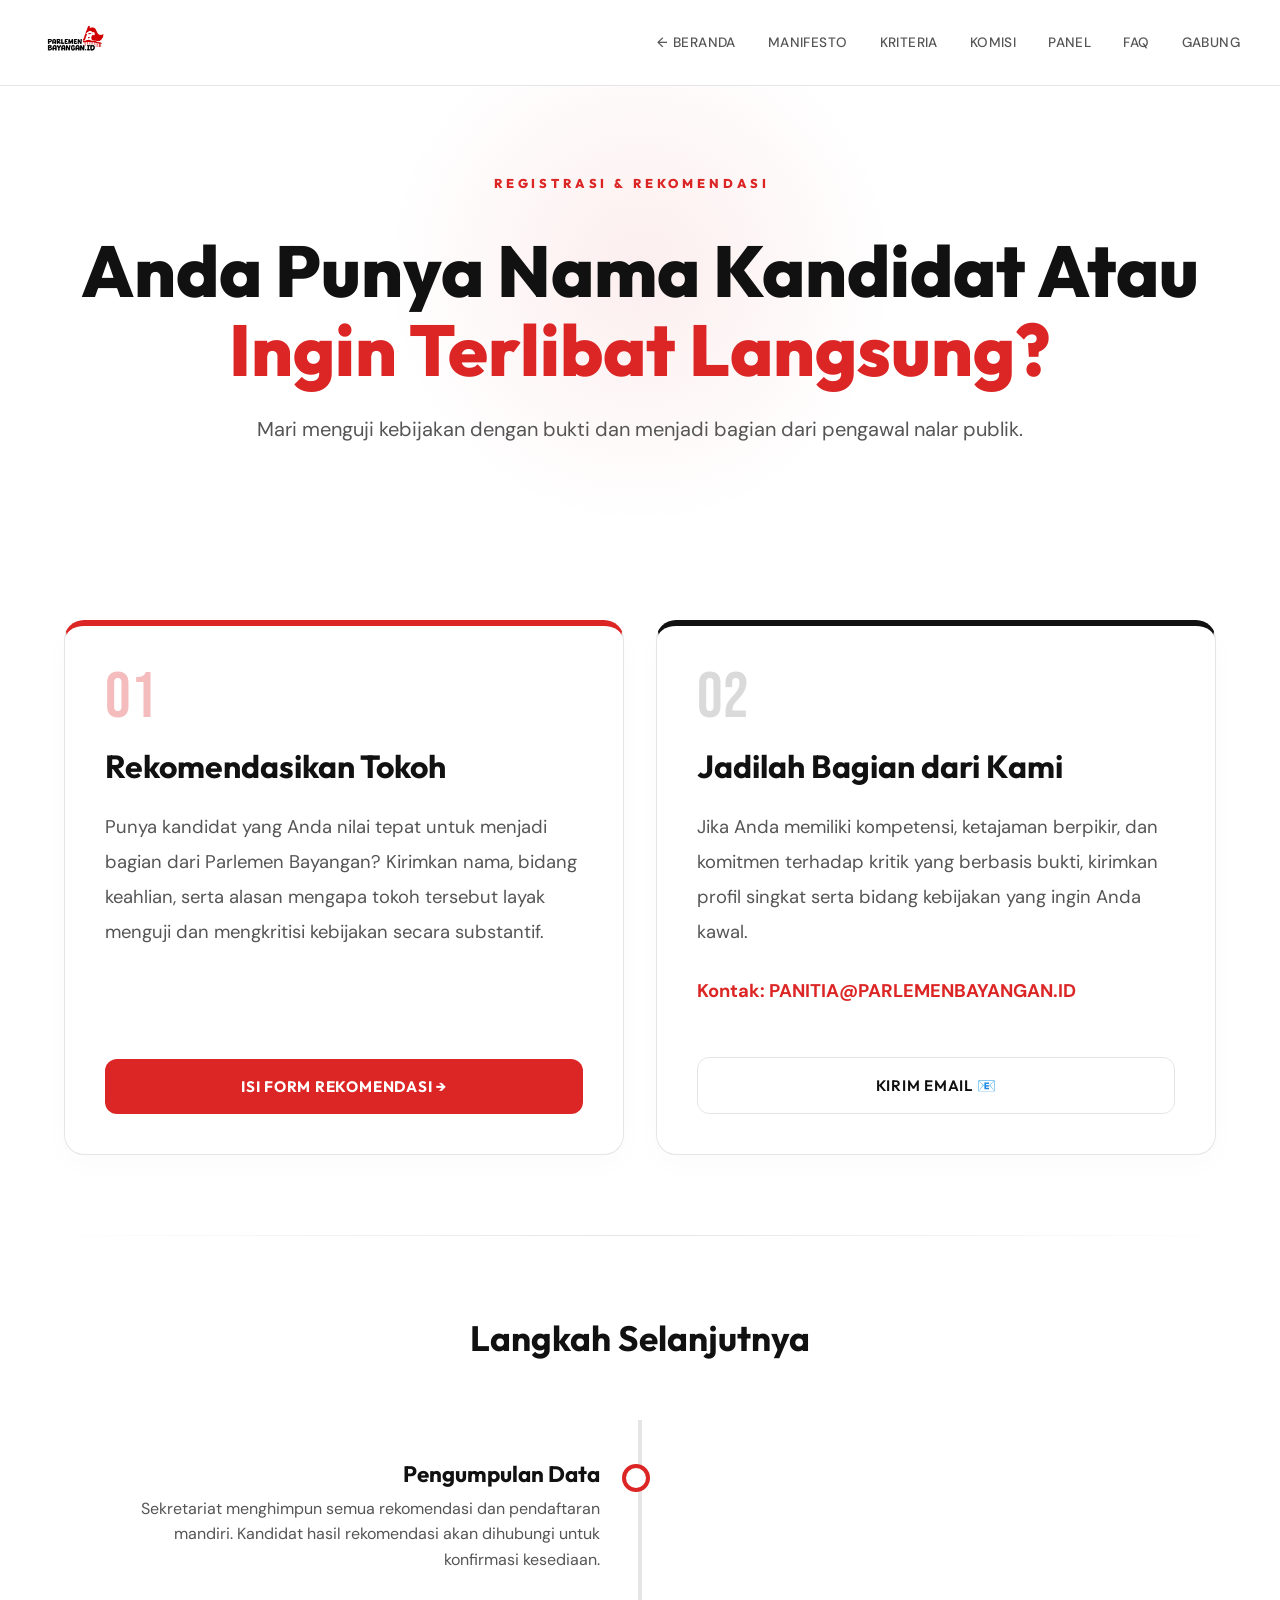
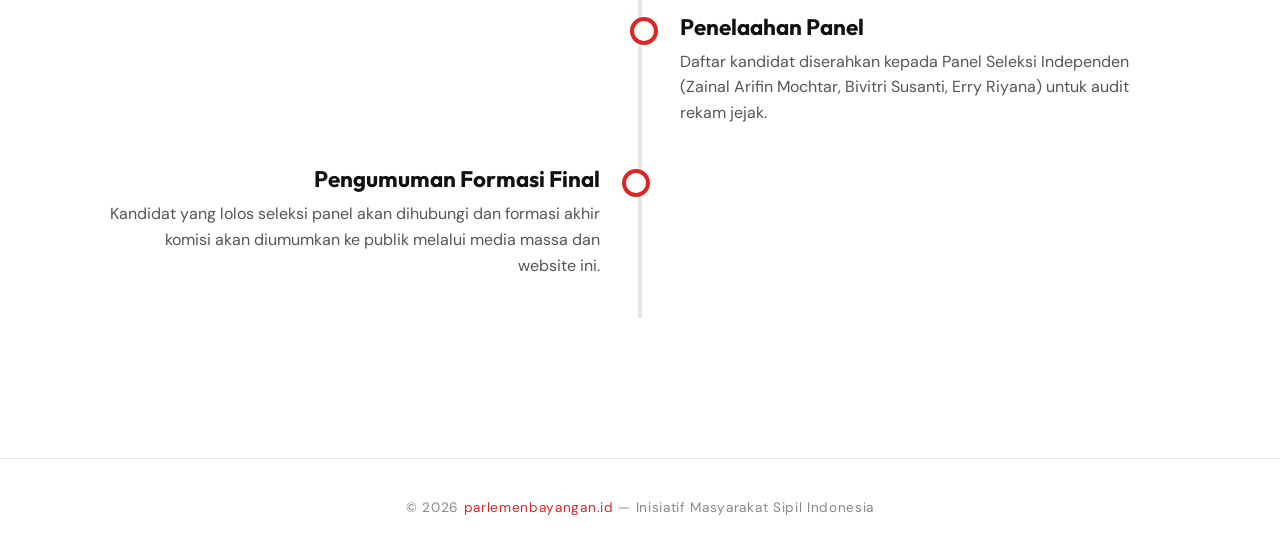
<file: gabung.html>
<!DOCTYPE html>
<html lang="id">

<head>
  <meta charset="UTF-8">
  <meta name="viewport" content="width=device-width, initial-scale=1.0">
  <title>Gabung — Daftarkan Diri ke Parlemen Bayangan Indonesia</title>
  <meta name="description"
    content="Daftarkan diri Anda ke Parlemen Bayangan Indonesia. Bergabunglah dengan komunitas pengawas kebijakan independen yang berdedikasi mengawal kinerja kabinet bayangan secara terbuka.">
  <link rel="canonical" href="https://parlemenbayangan.id/gabung.html">
  <link rel="alternate" hreflang="id" href="https://parlemenbayangan.id/gabung.html">
  <link rel="alternate" hreflang="x-default" href="https://parlemenbayangan.id/gabung.html">
  <meta property="og:type" content="website">
  <meta property="og:url" content="https://parlemenbayangan.id/gabung.html">
  <meta property="og:title" content="Gabung — Daftarkan Diri ke Parlemen Bayangan Indonesia">
  <meta property="og:description" content="Daftarkan diri Anda ke Parlemen Bayangan Indonesia. Bergabunglah dengan komunitas pengawas kebijakan independen yang berdedikasi mengawal kinerja kabinet bayangan secara terbuka.">
  <meta property="og:image" content="https://parlemenbayangan.id/assets/og-image.jpg">
  <meta name="twitter:card" content="summary_large_image">
  <meta name="twitter:title" content="Gabung — Daftarkan Diri ke Parlemen Bayangan Indonesia">
  <meta name="twitter:description" content="Bergabunglah dengan Parlemen Bayangan Indonesia sebagai pengawas kebijakan independen. Pendaftaran terbuka untuk publik.">
  <meta name="twitter:image" content="https://parlemenbayangan.id/assets/og-image.jpg">
  <link rel="apple-touch-icon" sizes="180x180" href="./assets/favicon/apple-touch-icon.png">
  <link rel="icon" type="image/png" sizes="32x32" href="./assets/favicon/favicon-32x32.png">
  <link rel="icon" type="image/png" sizes="16x16" href="./assets/favicon/favicon-16x16.png">
  <link rel="manifest" href="./assets/favicon/site.webmanifest">
  <link rel="shortcut icon" href="./assets/favicon/favicon.ico">
  <link rel="stylesheet" href="https://cdnjs.cloudflare.com/ajax/libs/font-awesome/6.5.1/css/all.min.css">
  <style>
    @import url('https://fonts.googleapis.com/css2?family=Bebas+Neue&family=DM+Sans:ital,wght@0,300;0,400;0,500;0,600;0,700;1,400&family=Outfit:wght@300;400;500;600;700;800;900&display=swap');

    :root {
      --red: #DC2626;
      --red-bright: #EF4444;
      --red-glow: rgba(220, 38, 38, 0.15);
      --red-subtle: rgba(220, 38, 38, 0.06);
      --text-primary: #111111;
      --text-secondary: #555555;
      --text-muted: #888888;
      --bg: #FFFFFF;
      --bg-soft: #FAFAFA;
      --bg-card: #FFFFFF;
      --border: #E5E5E5;
      --border-hover: #D4D4D4;
    }

    * {
      margin: 0;
      padding: 0;
      box-sizing: border-box;
    }

    html {
      scroll-behavior: smooth;
      background: var(--bg);
      color: var(--text-primary);
    }

    body {
      font-family: 'DM Sans', sans-serif;
      background: var(--bg);
      overflow-x: hidden;
      -webkit-font-smoothing: antialiased;
      transition: opacity ease-in 0.2s;
    }

    /* ── NAV ── */
    nav {
      position: fixed;
      top: 0;
      left: 0;
      right: 0;
      z-index: 1000;
      padding: 20px 40px;
      display: flex;
      justify-content: space-between;
      align-items: center;
      backdrop-filter: blur(20px);
      background: rgba(255, 255, 255, 0.85);
      border-bottom: 1px solid var(--border);
      transition: border-bottom-color 0.3s ease;
    }

    .nav-logo {
      display: flex;
      align-items: center;
    }

    .nav-logo img {
      height: 40px;
      width: auto;
    }

    .nav-links {
      display: flex;
      gap: 32px;
      align-items: center;
    }

    .nav-links a {
      color: var(--text-secondary);
      text-decoration: none;
      font-size: 0.85rem;
      font-weight: 500;
      letter-spacing: 0.03em;
      transition: color 0.3s;
      text-transform: uppercase;
    }

    .nav-links a:hover {
      color: var(--red);
    }

    .menu-toggle {
      display: none;
      cursor: pointer;
      background: none;
      border: none;
      color: var(--text-primary);
    }

    .menu-toggle svg {
      width: 24px;
      height: 24px;
    }

    /* ── HERO ── */
    .hero {
      min-height: 100vh;
      display: flex;
      flex-direction: column;
      justify-content: center;
      align-items: center;
      text-align: center;
      padding: 120px 24px 80px;
      position: relative;
      overflow: hidden;
      background: var(--bg);
    }

    .hero::before {
      content: '';
      position: absolute;
      width: 700px;
      height: 700px;
      background: radial-gradient(circle, rgba(220, 38, 38, 0.08) 0%, rgba(220, 38, 38, 0.03) 40%, transparent 70%);
      top: 50%;
      left: 50%;
      transform: translate(-50%, -55%);
      pointer-events: none;
      animation: pulse-glow 5s ease-in-out infinite;
    }

    .hero::after {
      content: '';
      position: absolute;
      bottom: 0;
      left: 0;
      right: 0;
      height: 3px;
      background: linear-gradient(to right, transparent, var(--red), transparent);
      opacity: 0.3;
    }

    @keyframes pulse-glow {

      0%,
      100% {
        opacity: 0.6;
        transform: translate(-50%, -55%) scale(1);
      }

      50% {
        opacity: 1;
        transform: translate(-50%, -55%) scale(1.05);
      }
    }

    .hero-logo-wrap {
      position: relative;
      z-index: 2;
      animation: fadeUp 1s ease-out;
      margin-bottom: 24px;
    }

    .hero-logo-img {
      max-width: 90vw;
      width: 700px;
      height: auto;
    }

    .hero-tagline {
      font-family: 'Outfit', sans-serif;
      font-weight: 400;
      font-size: clamp(1.2rem, 3vw, 1.8rem);
      color: var(--text-secondary);
      letter-spacing: 0.12em;
      text-transform: uppercase;
      position: relative;
      z-index: 2;
      animation: fadeUp 1s ease-out 0.2s both;
      margin-top: 16px;
    }

    .scroll-hint {
      position: absolute;
      bottom: 24px;
      left: 0;
      right: 0;
      display: flex;
      flex-direction: column;
      align-items: center;
      gap: 8px;
      animation: fadeUp 1s ease-out 0.6s both;
      z-index: 2;
    }

    .scroll-hint span {
      font-size: 0.7rem;
      text-transform: uppercase;
      letter-spacing: 0.2em;
      color: var(--text-muted);
    }

    .scroll-line {
      width: 1px;
      height: 40px;
      background: linear-gradient(to bottom, var(--red), transparent);
      animation: scroll-anim 2s ease-in-out infinite;
    }

    @keyframes scroll-anim {

      0%,
      100% {
        opacity: 1;
        transform: scaleY(1);
      }

      50% {
        opacity: 0.3;
        transform: scaleY(0.5);
      }
    }

    /* ── MANIFESTO ── */
    .manifesto {
      padding: 120px 24px;
      max-width: 1200px;
      margin: 0 auto;
      position: relative;
    }

    .section-label {
      font-family: 'Outfit', sans-serif;
      font-weight: 800;
      font-size: 0.8rem;
      letter-spacing: 0.3em;
      text-transform: uppercase;
      color: var(--red);
      margin-bottom: 40px;
      display: flex;
      align-items: center;
      gap: 16px;
    }

    .section-label::after {
      content: '';
      flex: 1;
      height: 1px;
      background: linear-gradient(to right, var(--red-bright), transparent);
    }

    .manifesto h2,
    .cta-section h2,
    .panel-section h2,
    .faq-section h2,
    .register-section h2 {
      font-family: 'Outfit', sans-serif;
      font-weight: 800;
      font-size: clamp(2.2rem, 5vw, 3.8rem);
      line-height: 1.15;
      margin-bottom: 48px;
      letter-spacing: -0.03em;
      color: var(--text-primary);
    }

    .manifesto h2 .highlight,
    .cta-section h2 .highlight,
    .panel-section h2 .highlight,
    .faq-section h2 .highlight {
      color: var(--red);
      position: relative;
    }

    .manifesto-text {
      display: flex;
      flex-direction: column;
      gap: 28px;
    }

    .manifesto-text p {
      font-size: 1.15rem;
      line-height: 1.9;
      color: var(--text-secondary);
      font-weight: 400;
    }

    .manifesto-text p strong {
      color: var(--text-primary);
      font-weight: 600;
    }

    .manifesto-text p em {
      color: var(--red);
      font-style: italic;
    }

    .divider {
      max-width: 1200px;
      margin: 0 auto;
      height: 1px;
      background: linear-gradient(to right, transparent, var(--border), transparent);
    }

    /* ── CTA / KRITERIA SECTION ── */
    .cta-section {
      padding: 120px 24px;
      max-width: 1200px;
      /* Diperlebar untuk menampung 3 kolom */
      margin: 0 auto;
    }

    .cta-section h2 {
      margin-bottom: 24px;
    }

    .cta-intro {
      font-size: 1.15rem;
      line-height: 1.9;
      color: var(--text-secondary);
      margin-bottom: 64px;
      max-width: 1200px;
    }

    .criteria-grid {
      display: grid;
      grid-template-columns: repeat(3, 1fr);
      gap: 28px;
    }

    /* Span kartu ke-7 menjadi anchor card di bagian bawah */
    @media (min-width: 1024px) {
      .criteria-card-premium:nth-child(7) {
        grid-column: 1 / -1;
        display: flex;
        align-items: center;
        gap: 40px;
        padding: 48px 64px;
      }

      .criteria-card-premium:nth-child(7) .icon-box {
        margin-bottom: 0;
        width: 80px;
        height: 80px;
        font-size: 2.5rem;
        flex-shrink: 0;
      }

      .criteria-card-premium:nth-child(7) .card-text-content {
        flex: 1;
      }

      .criteria-card-premium:nth-child(7) h3 {
        font-size: 2rem;
        margin-bottom: 12px;
      }

      .criteria-card-premium:nth-child(7) p {
        font-size: 1.2rem;
      }

      .criteria-card-premium:nth-child(7) .card-bg-number {
        font-size: 18rem;
        right: 50px;
        bottom: -60px;
      }
    }

    @media (max-width: 1023px) {
      .criteria-grid {
        grid-template-columns: repeat(2, 1fr);
      }

      .criteria-card-premium:nth-child(7) {
        grid-column: 1 / -1;
      }
    }

    @media (max-width: 768px) {
      .criteria-grid {
        grid-template-columns: 1fr;
      }
    }

    .criteria-card-premium {
      position: relative;
      background: linear-gradient(145deg, #0f0f0f, #050505);
      border-radius: 24px;
      padding: 40px 32px;
      overflow: hidden;
      transition: all 0.5s cubic-bezier(0.23, 1, 0.32, 1);
      z-index: 1;
      display: flex;
      flex-direction: column;
      height: 100%;
      border: 1px solid rgba(255, 255, 255, 0.06);
      box-shadow: inset 0 0 0 1px rgba(255, 255, 255, 0.02), 0 10px 30px rgba(0, 0, 0, 0.1);
    }

    /* Overlay Grid Taktis */
    .criteria-card-premium::after {
      content: '';
      position: absolute;
      inset: 0;
      background-image:
        linear-gradient(rgba(255, 255, 255, 0.03) 1px, transparent 1px),
        linear-gradient(90deg, rgba(255, 255, 255, 0.03) 1px, transparent 1px);
      background-size: 24px 24px;
      opacity: 0;
      transition: opacity 0.5s ease;
      z-index: -1;
    }

    /* Pendaran Merah dari Sudut */
    .criteria-card-premium::before {
      content: '';
      position: absolute;
      inset: 0;
      background: radial-gradient(circle at top right, rgba(220, 38, 38, 0.2) 0%, transparent 60%);
      opacity: 0;
      transition: opacity 0.5s ease;
      z-index: -1;
    }

    .criteria-card-premium:hover::before,
    .criteria-card-premium:hover::after {
      opacity: 1;
    }

    .criteria-card-premium:hover {
      transform: translateY(-8px) scale(1.02);
      border-color: rgba(220, 38, 38, 0.4);
      box-shadow: 0 24px 48px rgba(0, 0, 0, 0.3), 0 0 40px rgba(220, 38, 38, 0.15);
    }

    /* Hollow Neon Number (Outline Tembus Pandang) */
    .card-bg-number {
      position: absolute;
      bottom: -24px;
      right: -16px;
      font-family: 'Bebas Neue', sans-serif;
      font-size: 9rem;
      color: transparent;
      -webkit-text-stroke: 1px rgba(255, 255, 255, 0.06);
      line-height: 1;
      z-index: -1;
      transition: all 0.6s cubic-bezier(0.23, 1, 0.32, 1);
      pointer-events: none;
    }

    .criteria-card-premium:hover .card-bg-number {
      -webkit-text-stroke: 2px rgba(220, 38, 38, 0.2);
      color: rgba(220, 38, 38, 0.04);
      transform: scale(1.1) translate(-10px, -10px);
    }

    /* Glassmorphism Icon Box */
    .icon-box {
      width: 64px;
      height: 64px;
      border-radius: 16px;
      background: linear-gradient(135deg, rgba(255, 255, 255, 0.08), rgba(255, 255, 255, 0.01));
      backdrop-filter: blur(8px);
      border: 1px solid rgba(255, 255, 255, 0.1);
      display: flex;
      align-items: center;
      justify-content: center;
      font-size: 1.8rem;
      margin-bottom: 24px;
      position: relative;
      transition: all 0.5s cubic-bezier(0.23, 1, 0.32, 1);
      color: var(--red-bright);
    }

    .criteria-card-premium:hover .icon-box {
      background: var(--red);
      border-color: var(--red-bright);
      box-shadow: 0 10px 24px rgba(220, 38, 38, 0.5), inset 0 0 12px rgba(255, 255, 255, 0.3);
      transform: scale(1.15) rotate(-8deg);
      color: #ffffff;
    }

    .card-text-content {
      flex: 1;
      display: flex;
      flex-direction: column;
    }

    .criteria-card-premium h3 {
      font-family: 'Outfit', sans-serif;
      font-weight: 800;
      font-size: 1.4rem;
      color: #FFFFFF;
      margin-bottom: 12px;
      letter-spacing: 0.02em;
      transition: color 0.3s;
    }

    .criteria-card-premium:hover h3 {
      color: var(--red-bright);
    }

    .criteria-card-premium p {
      color: #A0A0A0;
      font-size: 1.05rem;
      line-height: 1.7;
      font-weight: 300;
      margin: 0;
    }

    /* Garis Pendar Menyamping (Side Glow) */
    .card-hover-border {
      position: absolute;
      top: 0;
      left: 0;
      bottom: 0;
      width: 4px;
      background: linear-gradient(180deg, var(--red-bright), var(--red), transparent);
      transform: scaleY(0);
      transform-origin: top;
      transition: transform 0.5s cubic-bezier(0.23, 1, 0.32, 1);
    }

    .criteria-card-premium:hover .card-hover-border {
      transform: scaleY(1);
    }

    /* ── REDESIGNED KOMISI (FORMASI) SECTION ── */
    .formasi-section {
      padding: 140px 24px;
      max-width: 1200px;
      /* Expanded for Bento Layout */
      margin: 0 auto;
    }

    .formasi-header-wrap {
      max-width: 1200px;
      margin: 0 auto 64px auto;
      text-align: center;
      display: flex;
      flex-direction: column;
      align-items: center;
    }

    .formasi-header-wrap .section-label {
      justify-content: center;
      width: 100%;
    }

    .formasi-header-wrap .section-label::before {
      content: '';
      flex: 1;
      max-width: 80px;
      height: 1px;
      background: linear-gradient(to left, var(--red-bright), transparent);
    }

    .formasi-header-wrap .section-label::after {
      content: '';
      flex: 1;
      max-width: 80px;
      height: 1px;
      background: linear-gradient(to right, var(--red-bright), transparent);
    }

    .formasi-header-wrap h2 {
      font-family: 'Outfit', sans-serif;
      font-weight: 800;
      font-size: clamp(2.2rem, 5vw, 3.8rem);
      line-height: 1.15;
      margin-bottom: 24px;
      letter-spacing: -0.03em;
      color: var(--text-primary);
    }

    .formasi-header-wrap h2 .highlight {
      color: var(--red);
    }

    .formasi-intro {
      font-size: 1.15rem;
      line-height: 1.9;
      color: var(--text-secondary);
    }

    /* Modern Bento Grid Layout */
    .formasi-grid {
      display: grid;
      grid-template-columns: repeat(2, 1fr);
      gap: 32px;
    }

    /* Span the last card (Komisi V) to anchor the bottom elegantly */
    .formasi-grid>.formasi-card:nth-child(5) {
      grid-column: 1 / -1;
    }

    .formasi-card {
      background: #FFFFFF;
      border: 1px solid rgba(0, 0, 0, 0.06);
      border-radius: 24px;
      padding: 48px 40px;
      display: flex;
      flex-direction: column;
      position: relative;
      overflow: hidden;
      box-shadow: 0 10px 30px rgba(0, 0, 0, 0.02);
      transition: all 0.5s cubic-bezier(0.16, 1, 0.3, 1);
      z-index: 1;
    }

    /* Radar Sweep Surveillance Animation on Hover */
    .formasi-card::after {
      content: '';
      position: absolute;
      top: 0;
      left: 0;
      right: 0;
      height: 150%;
      background: linear-gradient(to bottom, transparent, rgba(220, 38, 38, 0.05), transparent);
      transform: translateY(-100%);
      pointer-events: none;
      z-index: 2;
    }

    .formasi-card:hover {
      transform: translateY(-8px);
      border-color: rgba(220, 38, 38, 0.2);
      box-shadow: 0 24px 60px rgba(220, 38, 38, 0.08), 0 8px 24px rgba(0, 0, 0, 0.04);
    }

    .formasi-card:hover::after {
      animation: radarSweep 2s linear infinite;
    }

    @keyframes radarSweep {
      0% {
        transform: translateY(-100%);
      }

      100% {
        transform: translateY(100%);
      }
    }

    /* Giant Watermark Roman Numerals */
    .formasi-num-watermark {
      position: absolute;
      right: -10px;
      bottom: -30px;
      font-family: 'Bebas Neue', sans-serif;
      font-size: 18rem;
      color: var(--text-primary);
      opacity: 0.02;
      line-height: 0.8;
      z-index: -1;
      transition: all 0.7s cubic-bezier(0.16, 1, 0.3, 1);
      pointer-events: none;
    }

    .formasi-card:hover .formasi-num-watermark {
      color: var(--red);
      opacity: 0.06;
      transform: scale(1.05) translate(-10px, -10px);
    }

    .komisi-top-accent {
      width: 48px;
      height: 4px;
      background: linear-gradient(90deg, var(--red), var(--red-bright));
      border-radius: 2px;
      margin-bottom: 24px;
      transition: width 0.5s cubic-bezier(0.16, 1, 0.3, 1);
    }

    .formasi-card:hover .komisi-top-accent {
      width: 120px;
    }

    .komisi-title {
      font-family: 'Outfit', sans-serif;
      font-weight: 800;
      font-size: 1.7rem;
      letter-spacing: -0.02em;
      color: var(--text-primary);
      line-height: 1.25;
      margin-bottom: 40px;
      max-width: 90%;
    }

    .komisi-details-group {
      display: flex;
      flex-direction: column;
      gap: 20px;
      margin-top: auto;
      /* Push details to the bottom */
    }

    /* Sleek Folder-like Detail Boxes */
    .komisi-detail-box {
      background: var(--bg-soft);
      border-left: 3px solid var(--border);
      padding: 18px 24px;
      border-radius: 0 16px 16px 0;
      transition: all 0.4s ease;
    }

    .formasi-card:hover .komisi-detail-box {
      border-left-color: var(--red);
      background: var(--red-subtle);
    }

    .komisi-detail-label {
      font-family: 'Outfit', sans-serif;
      font-size: 0.8rem;
      font-weight: 800;
      color: var(--text-muted);
      text-transform: uppercase;
      letter-spacing: 0.15em;
      margin-bottom: 8px;
      display: flex;
      align-items: center;
      gap: 8px;
      transition: color 0.3s;
    }

    .formasi-card:hover .komisi-detail-label {
      color: var(--red);
    }

    .komisi-detail-text {
      font-size: 1.05rem;
      line-height: 1.7;
      color: var(--text-secondary);
      font-weight: 400;
    }

    .komisi-detail-text strong {
      color: var(--text-primary);
      font-weight: 700;
    }

    /* ── PANEL SELEKSI ── */
    .panel-section {
      padding: 120px 24px;
      max-width: 1200px;
      margin: 0 auto;
    }

    .panel-section h2 {
      margin-bottom: 24px;
    }

    .panel-intro {
      font-size: 1.15rem;
      line-height: 1.9;
      color: var(--text-secondary);
      margin-bottom: 64px;
      max-width: 1200px;
    }

    .panel-grid {
      display: grid;
      grid-template-columns: repeat(auto-fit, minmax(320px, 1fr));
      gap: 24px;
    }

    .panel-card {
      background: #0A0A0A;
      border: 1px solid #222;
      border-radius: 20px;
      padding: 40px 32px;
      display: flex;
      flex-direction: column;
      align-items: center;
      text-align: center;
      gap: 20px;
      position: relative;
      overflow: hidden;
      transition: all 0.4s cubic-bezier(0.16, 1, 0.3, 1);
    }

    .panel-card::before {
      content: '';
      position: absolute;
      top: 0;
      left: 0;
      right: 0;
      bottom: 0;
      background: radial-gradient(circle at top, rgba(220, 38, 38, 0.1), transparent 60%);
      opacity: 0;
      transition: opacity 0.5s;
      pointer-events: none;
    }

    .panel-card:hover {
      border-color: var(--red);
      transform: translateY(-8px);
      box-shadow: 0 20px 60px rgba(220, 38, 38, 0.15);
    }

    .panel-card:hover::before {
      opacity: 1;
    }

    .panel-photo {
      width: 140px;
      height: 140px;
      border-radius: 50%;
      object-fit: cover;
      border: 3px solid #222;
      transition: border-color 0.4s, transform 0.5s;
      position: relative;
      z-index: 2;
    }

    .panel-card:hover .panel-photo {
      border-color: var(--red);
      transform: scale(1.05);
    }

    .panel-card h3 {
      font-family: 'Outfit', sans-serif;
      font-weight: 700;
      font-size: 1.25rem;
      color: #FFF;
      letter-spacing: -0.01em;
      line-height: 1.3;
      position: relative;
      z-index: 2;
      transition: color 0.3s;
    }

    .panel-card:hover h3 {
      color: var(--red-bright);
    }

    .panel-card .panel-roles {
      display: flex;
      flex-direction: column;
      gap: 8px;
      position: relative;
      z-index: 2;
    }

    .panel-card .panel-role {
      background: rgba(255, 255, 255, 0.03);
      border: 1px solid rgba(255, 255, 255, 0.08);
      border-radius: 100px;
      padding: 6px 16px;
      font-size: 0.85rem;
      line-height: 1.4;
      color: #AAA;
      transition: all 0.3s;
    }

    .panel-card .panel-role:first-child {
      border-color: rgba(220, 38, 38, 0.3);
      color: var(--red-bright);
      background: rgba(220, 38, 38, 0.05);
    }

    /* ── FAQ SECTION ── */
    .faq-section {
      padding: 140px 24px;
      max-width: 1200px;
      margin: 0 auto;
    }

    .faq-section h2 {
      margin-bottom: 48px;
    }

    .faq-list {
      display: flex;
      flex-direction: column;
      gap: 20px;
    }

    .faq-item {
      background: var(--bg-card);
      border: 1px solid var(--border);
      border-radius: 20px;
      overflow: hidden;
      position: relative;
      transition: all 0.4s cubic-bezier(0.16, 1, 0.3, 1);
      box-shadow: 0 4px 12px rgba(0, 0, 0, 0.02);
    }

    .faq-item::before {
      content: '';
      position: absolute;
      left: 0;
      top: 0;
      bottom: 0;
      width: 4px;
      background: transparent;
      transition: background 0.4s;
    }

    .faq-item:hover {
      border-color: var(--border-hover);
      box-shadow: 0 10px 30px rgba(0, 0, 0, 0.06);
    }

    .faq-item.active {
      border-color: var(--red-bright);
      box-shadow: 0 16px 40px rgba(220, 38, 38, 0.08);
      background: #FFFFFF;
    }

    .faq-item.active::before {
      background: var(--red);
    }

    .faq-question {
      width: 100%;
      background: none;
      border: none;
      padding: 28px 32px;
      display: flex;
      align-items: center;
      gap: 24px;
      cursor: pointer;
      text-align: left;
      transition: padding 0.3s;
    }

    .faq-num {
      font-family: 'Bebas Neue', sans-serif;
      font-size: 2.2rem;
      color: var(--border-hover);
      line-height: 1;
      transition: color 0.4s;
      min-width: 40px;
    }

    .faq-item.active .faq-num {
      color: var(--red);
    }

    .faq-text {
      flex: 1;
      font-family: 'Outfit', sans-serif;
      font-weight: 700;
      font-size: 1.25rem;
      color: var(--text-primary);
      letter-spacing: -0.01em;
      line-height: 1.4;
      transition: color 0.3s;
    }

    .faq-question:hover .faq-text {
      color: var(--red);
    }

    .faq-icon {
      flex-shrink: 0;
      width: 40px;
      height: 40px;
      border-radius: 50%;
      background: var(--bg-soft);
      display: flex;
      align-items: center;
      justify-content: center;
      font-size: 1.5rem;
      font-weight: 300;
      color: var(--text-secondary);
      transition: all 0.5s cubic-bezier(0.16, 1, 0.3, 1);
    }

    .faq-item:hover .faq-icon {
      background: var(--border);
    }

    .faq-item.active .faq-icon {
      background: var(--red);
      color: #FFFFFF;
      transform: rotate(135deg);
      /* Turns '+' into 'x' */
    }

    .faq-answer {
      max-height: 0;
      overflow: hidden;
      transition: max-height 0.5s cubic-bezier(0.16, 1, 0.3, 1);
    }

    .faq-answer-inner {
      padding: 0 32px 32px 96px;
      /* Align text with the question title, skipping number */
      font-size: 1.1rem;
      line-height: 1.85;
      color: var(--text-secondary);
    }

    @media (max-width: 768px) {
      .faq-answer-inner {
        padding: 0 24px 24px 24px;
      }

      .faq-question {
        padding: 24px;
        gap: 16px;
      }

      .faq-num {
        font-size: 1.8rem;
        min-width: 30px;
      }

      .faq-text {
        font-size: 1.1rem;
      }
    }

    .faq-answer-inner strong {
      color: var(--text-primary);
      font-weight: 600;
    }

    .faq-answer-inner em {
      color: var(--red);
      font-style: italic;
    }

    .faq-bullets {
      margin: 16px 0;
      padding-left: 0;
      list-style: none;
    }

    .faq-bullets li {
      padding: 6px 0 6px 24px;
      position: relative;
      font-size: 1.05rem;
      line-height: 1.7;
    }

    .faq-bullets li::before {
      content: '';
      position: absolute;
      left: 0;
      top: 15px;
      width: 8px;
      height: 8px;
      border-radius: 50%;
      background: var(--red);
      opacity: 0.8;
    }

    /* ── REGISTRATION & FOOTER ── */
    .register-section {
      padding: 0 24px 120px;
      max-width: 1200px;
      margin: 0 auto;
    }

    .register-section h2 {
      margin-bottom: 16px;
    }

    .register-grid {
      display: grid;
      grid-template-columns: repeat(auto-fit, minmax(320px, 1fr));
      gap: 24px;
    }

    .register-card {
      background: var(--bg-card);
      border: 1px solid var(--border);
      border-radius: 20px;
      padding: 40px 32px;
      display: flex;
      flex-direction: column;
      gap: 20px;
      transition: all 0.4s cubic-bezier(0.16, 1, 0.3, 1);
    }

    .register-card:hover {
      border-color: var(--red-bright);
      box-shadow: 0 20px 60px rgba(220, 38, 38, 0.1), 0 8px 24px rgba(0, 0, 0, 0.06);
    }

    .register-card .card-number {
      font-family: 'Bebas Neue', sans-serif;
      font-size: 3.5rem;
      color: var(--red);
      line-height: 1;
      opacity: 0.4;
    }

    .register-card h3 {
      font-family: 'Outfit', sans-serif;
      font-weight: 700;
      font-size: 1.4rem;
      letter-spacing: -0.01em;
      color: var(--text-primary);
    }

    .register-card p {
      font-size: 1.05rem;
      line-height: 1.7;
      color: var(--text-secondary);
      flex: 1;
    }

    .btn-primary {
      display: inline-flex;
      align-items: center;
      justify-content: center;
      gap: 10px;
      background: var(--red);
      color: #FFFFFF;
      text-decoration: none;
      font-family: 'Outfit', sans-serif;
      font-weight: 700;
      font-size: 0.95rem;
      letter-spacing: 0.05em;
      text-transform: uppercase;
      padding: 18px 32px;
      border-radius: 12px;
      border: none;
      cursor: pointer;
      transition: all 0.3s;
      width: 100%;
    }

    .btn-primary:hover {
      background: var(--red-bright);
      box-shadow: 0 8px 32px var(--red-glow);
      transform: translateY(-2px);
    }

    .btn-outline {
      display: inline-flex;
      align-items: center;
      justify-content: center;
      gap: 10px;
      background: transparent;
      color: var(--text-primary);
      text-decoration: none;
      font-family: 'Outfit', sans-serif;
      font-weight: 600;
      font-size: 0.95rem;
      letter-spacing: 0.05em;
      text-transform: uppercase;
      padding: 18px 32px;
      border-radius: 12px;
      border: 1px solid var(--border);
      cursor: pointer;
      transition: all 0.3s;
      width: 100%;
    }

    .btn-outline:hover {
      border-color: var(--red);
      color: var(--red);
      transform: translateY(-2px);
    }

    .closing {
      padding: 100px 24px;
      text-align: center;
      position: relative;
      overflow: hidden;
      background: var(--bg-soft);
    }

    .closing::before {
      content: '';
      position: absolute;
      inset: 0;
      background: radial-gradient(ellipse at center, rgba(220, 38, 38, 0.04) 0%, transparent 70%);
      pointer-events: none;
    }

    .closing p {
      font-family: 'Outfit', sans-serif;
      font-weight: 700;
      font-size: clamp(1.6rem, 4vw, 2.4rem);
      line-height: 1.4;
      max-width: 1200px;
      margin: 0 auto;
      letter-spacing: -0.02em;
      position: relative;
      z-index: 2;
      color: var(--text-primary);
    }

    .closing p span {
      color: var(--red);
    }

    footer {
      padding: 40px 24px;
      text-align: center;
      border-top: 1px solid var(--border);
    }

    footer p {
      font-size: 0.85rem;
      color: var(--text-muted);
      letter-spacing: 0.05em;
    }

    footer a {
      color: var(--red);
      text-decoration: none;
    }

    /* ── ANIMATIONS & RESPONSIVE ── */
    @keyframes fadeUp {
      from {
        opacity: 0;
        transform: translateY(30px);
      }

      to {
        opacity: 1;
        transform: translateY(0);
      }
    }

    .reveal {
      opacity: 0;
      transform: translateY(40px);
      transition: all 0.8s cubic-bezier(0.16, 1, 0.3, 1);
    }

    .reveal.visible {
      opacity: 1;
      transform: translateY(0);
    }

    @media (max-width: 900px) {
      .formasi-grid {
        grid-template-columns: 1fr;
      }

      .formasi-card {
        padding: 40px 24px;
      }

      .komisi-title {
        font-size: 1.5rem;
      }

      .formasi-num-watermark {
        font-size: 14rem;
        right: -10px;
        bottom: -20px;
      }
    }

    @media (max-width: 768px) {
      nav {
        padding: 16px 20px;
        flex-wrap: wrap;
      }

      .menu-toggle {
        display: block;
      }

      .nav-links {
        display: none;
        width: 100%;
        flex-direction: column;
        align-items: flex-start;
        padding-top: 16px;
        gap: 16px;
      }

      .nav-links.active {
        display: flex;
      }

      .hero {
        padding: 100px 20px 60px;
      }

      .manifesto,
      .cta-section,
      .formasi-section,
      .register-section,
      .faq-section,
      .panel-section {
        padding-left: 20px;
        padding-right: 20px;
      }

      .criteria-grid,
      .register-grid,
      .panel-grid {
        grid-template-columns: 1fr;
      }
    }
  
    /* --- NEW PAGES EXTRA STYLES --- */
    .page-hero {
      min-height: 60vh;
      display: flex;
      flex-direction: column;
      justify-content: center;
      align-items: center;
      text-align: center;
      padding: 160px 24px 80px;
      position: relative;
      background: var(--bg);
    }
    .page-hero::before {
      content: '';
      position: absolute;
      width: 600px;
      height: 600px;
      background: radial-gradient(circle, rgba(220, 38, 38, 0.08) 0%, transparent 60%);
      top: 50%;
      left: 50%;
      transform: translate(-50%, -50%);
      pointer-events: none;
    }
    .page-hero h1 {
      font-family: 'Outfit', sans-serif;
      font-weight: 800;
      font-size: clamp(3rem, 6vw, 4.5rem);
      line-height: 1.1;
      margin-bottom: 24px;
      color: var(--text-primary);
      position: relative;
      z-index: 2;
    }
    .page-hero h1 .highlight { color: var(--red); }
    .page-hero p {
      font-size: 1.25rem;
      color: var(--text-secondary);
      max-width: 1200px;
      line-height: 1.6;
      position: relative;
      z-index: 2;
    }
    
    .content-section {
      padding: 80px 24px;
      max-width: 1200px;
      margin: 0 auto;
    }
    .content-section h2 {
      font-family: 'Outfit', sans-serif;
      font-weight: 700;
      font-size: 2.2rem;
      margin-bottom: 32px;
      color: var(--text-primary);
    }
    .editorial-text {
      font-size: 1.15rem;
      line-height: 1.9;
      color: var(--text-secondary);
    }
    .editorial-text p { margin-bottom: 24px; }
    
    /* Timeline */
    .timeline {
      position: relative;
      max-width: 1200px;
      margin: 60px auto;
      padding: 20px 0;
    }
    .timeline::before {
      content: '';
      position: absolute;
      width: 4px;
      background: var(--border);
      top: 0;
      bottom: 0;
      left: 50%;
      margin-left: -2px;
    }
    .timeline-item {
      padding: 20px 40px;
      position: relative;
      width: 50%;
    }
    .timeline-item:nth-child(odd) { left: 0; text-align: right; }
    .timeline-item:nth-child(even) { left: 50%; }
    .timeline-item::after {
      content: '';
      position: absolute;
      width: 20px;
      height: 20px;
      background: var(--bg);
      border: 4px solid var(--red);
      border-radius: 50%;
      top: 24px;
    }
    .timeline-item:nth-child(odd)::after { right: -10px; }
    .timeline-item:nth-child(even)::after { left: -10px; }
    .timeline-content h3 { font-family: 'Outfit', sans-serif; font-size: 1.4rem; margin-bottom: 8px; color: var(--text-primary); }
    .timeline-content p { font-size: 1rem; color: var(--text-secondary); line-height: 1.6; }
    
    @media (max-width: 768px) {
      .timeline::before { left: 20px; }
      .timeline-item { width: 100%; padding-left: 60px; padding-right: 20px; text-align: left !important; left: 0 !important; }
      .timeline-item::after { left: 10px !important; right: auto !important; }
    }
    
    .light-card {
      background: var(--bg-card);
      border: 1px solid var(--border);
      border-radius: 20px;
      padding: 40px;
      box-shadow: 0 10px 30px rgba(0,0,0,0.02);
      transition: all 0.3s;
    }
    .light-card:hover { border-color: var(--red); box-shadow: 0 15px 40px rgba(220,38,38,0.08); transform: translateY(-5px); }
    
    .grid-2 { display: grid; grid-template-columns: 1fr 1fr; gap: 32px; }
    .grid-3 { display: grid; grid-template-columns: repeat(auto-fit, minmax(280px, 1fr)); gap: 32px; }
    
    @media (max-width: 768px) {
      .grid-2, .grid-3 { grid-template-columns: 1fr; }
    }

</style>
  <script type="application/ld+json">
  {
    "@context": "https://schema.org",
    "@type": "WebPage",
    "name": "Gabung — Daftarkan Diri ke Parlemen Bayangan Indonesia",
    "url": "https://parlemenbayangan.id/gabung.html",
    "description": "Halaman pendaftaran Parlemen Bayangan Indonesia. Terbuka untuk umum tanpa batas waktu.",
    "inLanguage": "id",
    "isPartOf": {
      "@type": "WebSite",
      "@id": "https://parlemenbayangan.id/#website",
      "url": "https://parlemenbayangan.id"
    }
  }
  </script>
</head>
<body>
<nav id="navbar">
    <div class="nav-logo">
      <a href="./index.html"><img src="./assets/logo/logo-screen-transparent.png" alt="Logo Parlemen Bayangan"></a>
    </div>
    <button class="menu-toggle" aria-label="Toggle Menu">
      <svg viewBox="0 0 24 24" fill="none" stroke="currentColor" stroke-width="2" stroke-linecap="round"
        stroke-linejoin="round">
        <line x1="3" y1="12" x2="21" y2="12"></line>
        <line x1="3" y1="6" x2="21" y2="6"></line>
        <line x1="3" y1="18" x2="21" y2="18"></line>
      </svg>
    </button>
    <div class="nav-links">
      <a href="./index.html">← Beranda</a>
      <a href="./manifesto.html">Manifesto</a>
      <a href="./kriteria.html">Kriteria</a>
      <a href="./komisi.html">Komisi</a>
      <a href="./panel.html">Panel</a>
      <a href="./faq.html">FAQ</a>
      <a href="./gabung.html">Gabung</a>
    </div>
  </nav>

  <section class="page-hero">
    <div class="section-label reveal">Registrasi &amp; Rekomendasi</div>
    <h1 class="reveal">Anda Punya Nama Kandidat Atau <span class="highlight">Ingin Terlibat Langsung?</span></h1>
    <p class="reveal">Mari menguji kebijakan dengan bukti dan menjadi bagian dari pengawal nalar publik.</p>
  </section>
  
  <section class="content-section">
    <div class="grid-2">
      <!-- Path 1 -->
      <div class="light-card reveal" style="display: flex; flex-direction: column; height: 100%; border-top: 6px solid var(--red);">
        <div style="font-family: 'Bebas Neue'; font-size: 4rem; color: var(--red); line-height: 1; opacity: 0.3; margin-bottom: 16px;">01</div>
        <h3 style="font-family: 'Outfit'; font-size: 2rem; margin-bottom: 24px; color: var(--text-primary);">Rekomendasikan Tokoh</h3>
        <div class="editorial-text" style="flex: 1;">
          <p>Punya kandidat yang Anda nilai tepat untuk menjadi bagian dari Parlemen Bayangan? Kirimkan nama, bidang keahlian, serta alasan mengapa tokoh tersebut layak menguji dan mengkritisi kebijakan secara substantif.</p>
        </div>
        <a href="https://forms.gle/4gugKXK7ShDKzQqE7" target="_blank" rel="noopener noreferrer" class="btn-primary" style="width: 100%; justify-content: center; margin-top: 24px;">ISI FORM REKOMENDASI →</a>
      </div>
      
      <!-- Path 2 -->
      <div class="light-card reveal" style="display: flex; flex-direction: column; height: 100%; border-top: 6px solid var(--text-primary);">
        <div style="font-family: 'Bebas Neue'; font-size: 4rem; color: var(--text-primary); line-height: 1; opacity: 0.15; margin-bottom: 16px;">02</div>
        <h3 style="font-family: 'Outfit'; font-size: 2rem; margin-bottom: 24px; color: var(--text-primary);">Jadilah Bagian dari Kami</h3>
        <div class="editorial-text" style="flex: 1;">
          <p>Jika Anda memiliki kompetensi, ketajaman berpikir, dan komitmen terhadap kritik yang berbasis bukti, kirimkan profil singkat serta bidang kebijakan yang ingin Anda kawal.</p>
          <p style="margin-top: 16px; font-weight: bold; color: var(--red);">Kontak: PANITIA@PARLEMENBAYANGAN.ID</p>
        </div>
        <a href="mailto:panitia@parlemenbayangan.id" class="btn-outline" style="width: 100%; justify-content: center; margin-top: 24px;">Kirim Email 📧</a>
      </div>
    </div>
  </section>
  
  <div class="divider"></div>
  
  <section class="content-section">
    <h2 class="reveal text-center" style="text-align: center;">Langkah Selanjutnya</h2>
    <div class="timeline reveal">
      <div class="timeline-item">
        <div class="timeline-content">
          <h3>Pengumpulan Data</h3>
          <p>Sekretariat menghimpun semua rekomendasi dan pendaftaran mandiri. Kandidat hasil rekomendasi akan dihubungi untuk konfirmasi kesediaan.</p>
        </div>
      </div>
      <div class="timeline-item">
        <div class="timeline-content">
          <h3>Penelaahan Panel</h3>
          <p>Daftar kandidat diserahkan kepada Panel Seleksi Independen (Zainal Arifin Mochtar, Bivitri Susanti, Erry Riyana) untuk audit rekam jejak.</p>
        </div>
      </div>
      <div class="timeline-item">
        <div class="timeline-content">
          <h3>Pengumuman Formasi Final</h3>
          <p>Kandidat yang lolos seleksi panel akan dihubungi dan formasi akhir komisi akan diumumkan ke publik melalui media massa dan website ini.</p>
        </div>
      </div>
    </div>
  </section>

<footer>
    <p>© 2026 <a href="./index.html">parlemenbayangan.id</a> — Inisiatif Masyarakat Sipil Indonesia</p>
  </footer>

  
<!-- SCRIPTS -->
  <script>
    // Scroll reveal logic
    const observer = new IntersectionObserver((entries) => {
      entries.forEach((entry, i) => {
        if (entry.isIntersecting) {
          setTimeout(() => {
            entry.target.classList.add('visible');
          }, i * 80);
          observer.unobserve(entry.target);
        }
      });
    }, { threshold: 0.15, rootMargin: '0px 0px -40px 0px' });

    document.querySelectorAll('.reveal').forEach(el => observer.observe(el));

    // Nav style on scroll
    const nav = document.getElementById('navbar');
    window.addEventListener('scroll', () => {
      nav.style.borderBottomColor = window.scrollY > 50 ? 'rgba(220,38,38,0.12)' : 'var(--border)';
    });

    // FAQ accordion logic
    function toggleFaq(btn) {
      const item = btn.parentElement;
      const answer = item.querySelector('.faq-answer');
      const isActive = item.classList.contains('active');

      document.querySelectorAll('.faq-item.active').forEach(el => {
        el.classList.remove('active');
        el.querySelector('.faq-answer').style.maxHeight = '0';
      });

      if (!isActive) {
        item.classList.add('active');
        answer.style.maxHeight = answer.scrollHeight + 'px';
      }
    }

    // Mobile menu logic
    const menuToggle = document.querySelector('.menu-toggle');
    const navLinks = document.querySelector('.nav-links');
    if (menuToggle && navLinks) {
      menuToggle.addEventListener('click', () => {
        navLinks.classList.toggle('active');
      });
      navLinks.querySelectorAll('a').forEach(link => {
        link.addEventListener('click', () => {
          navLinks.classList.remove('active');
        });
      });
    }

  </script>
</body>

</html>
</file>
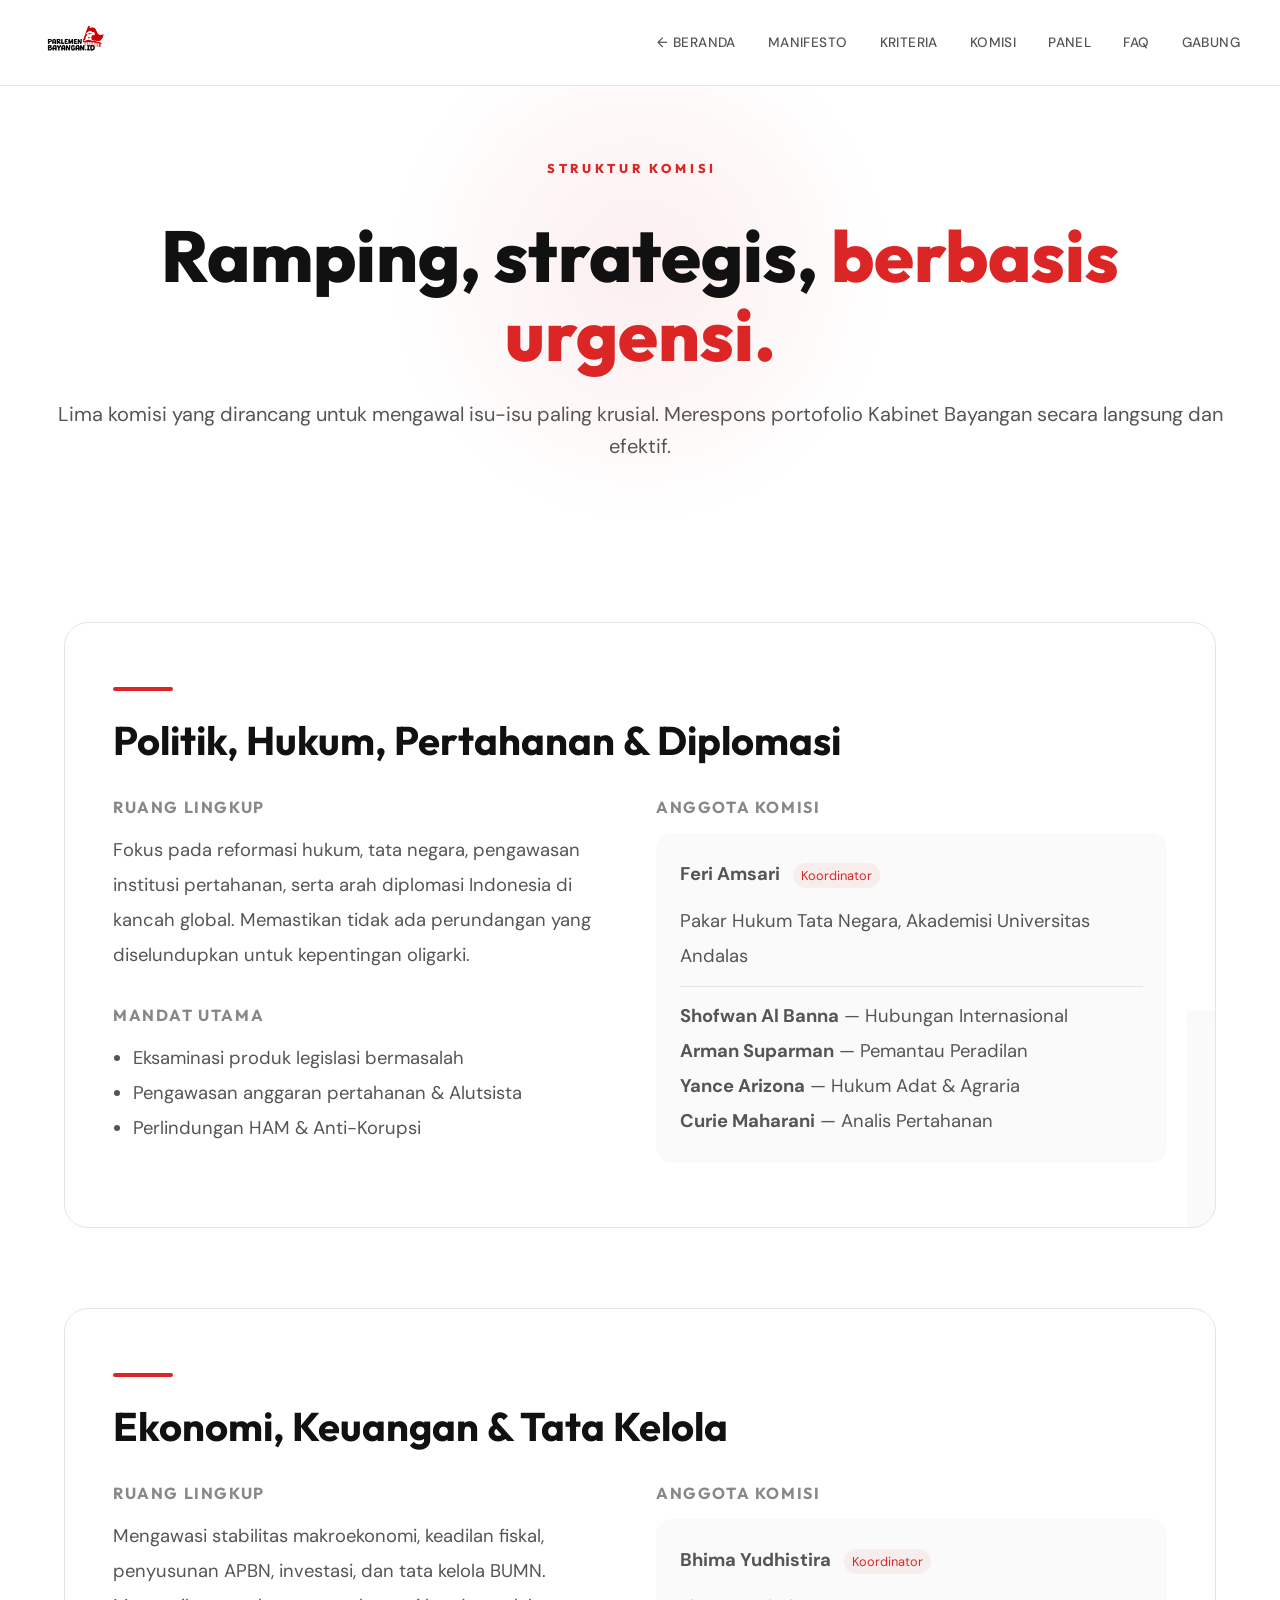
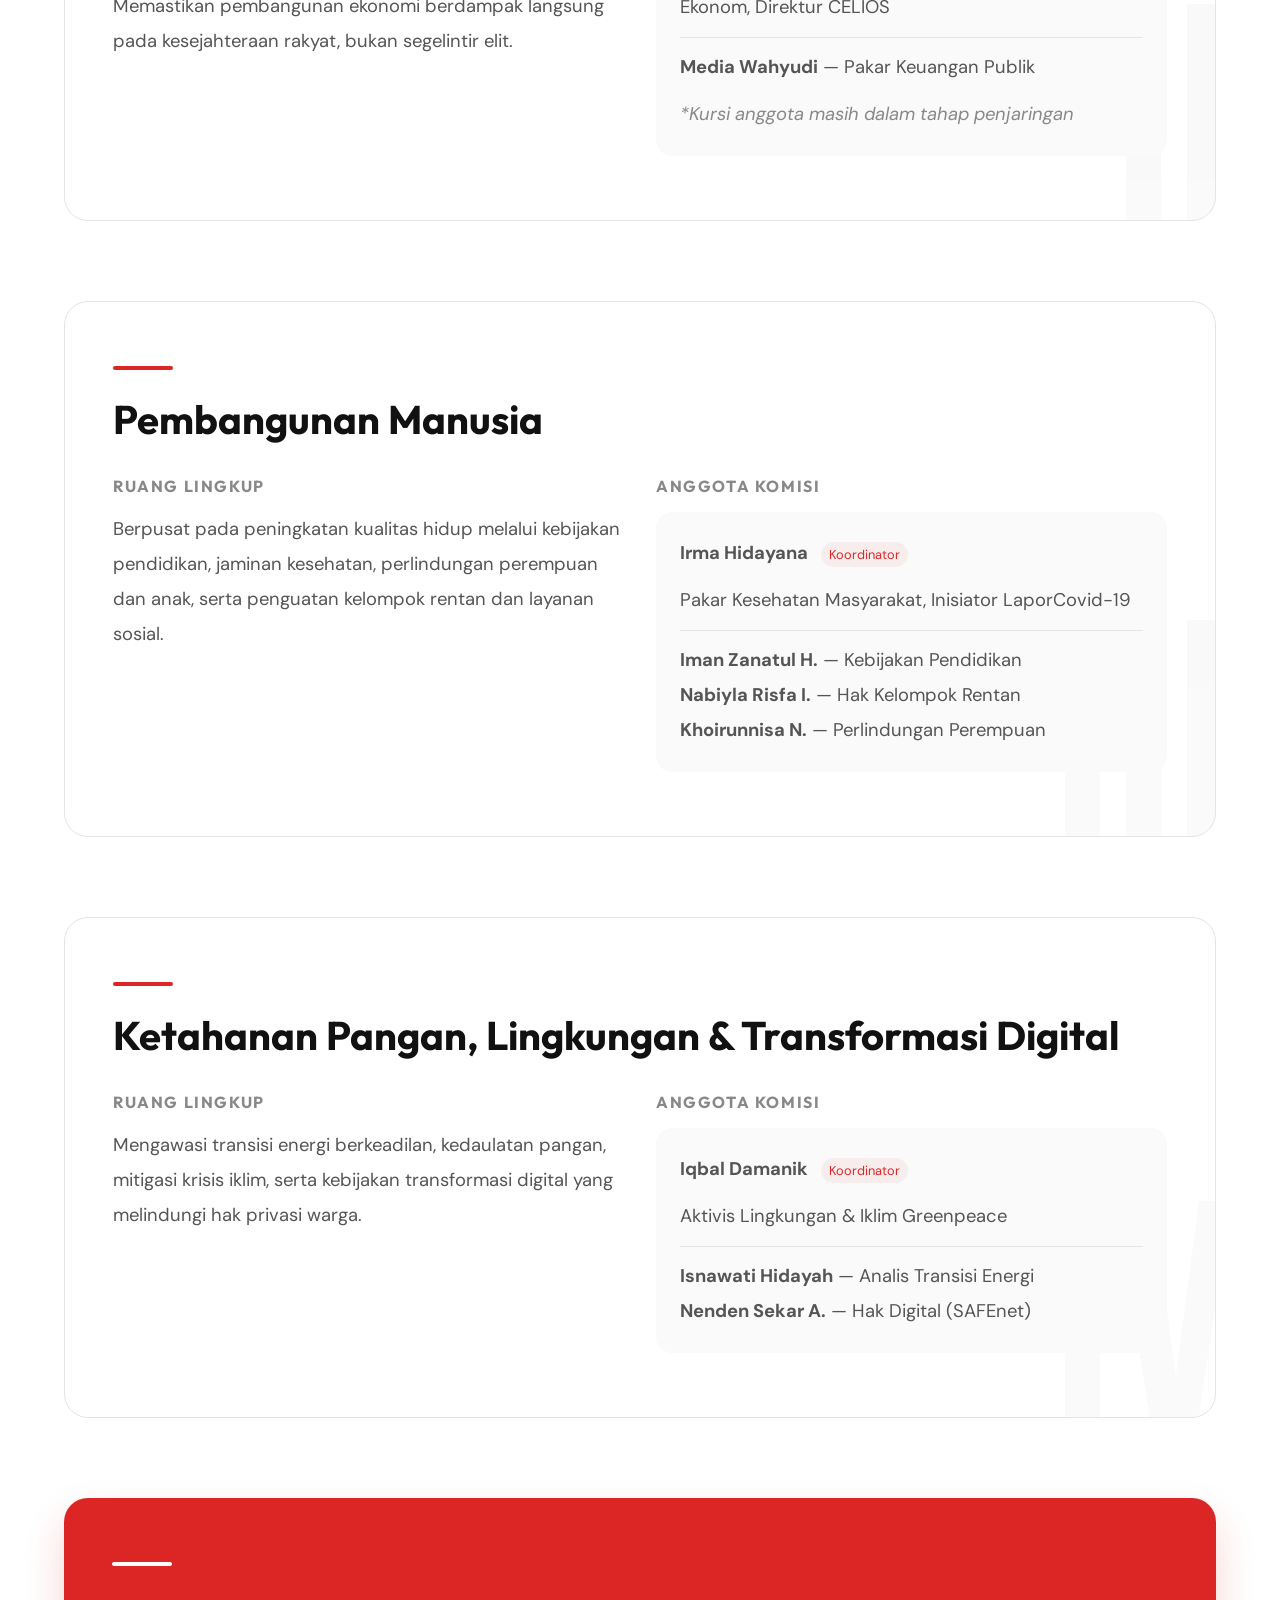
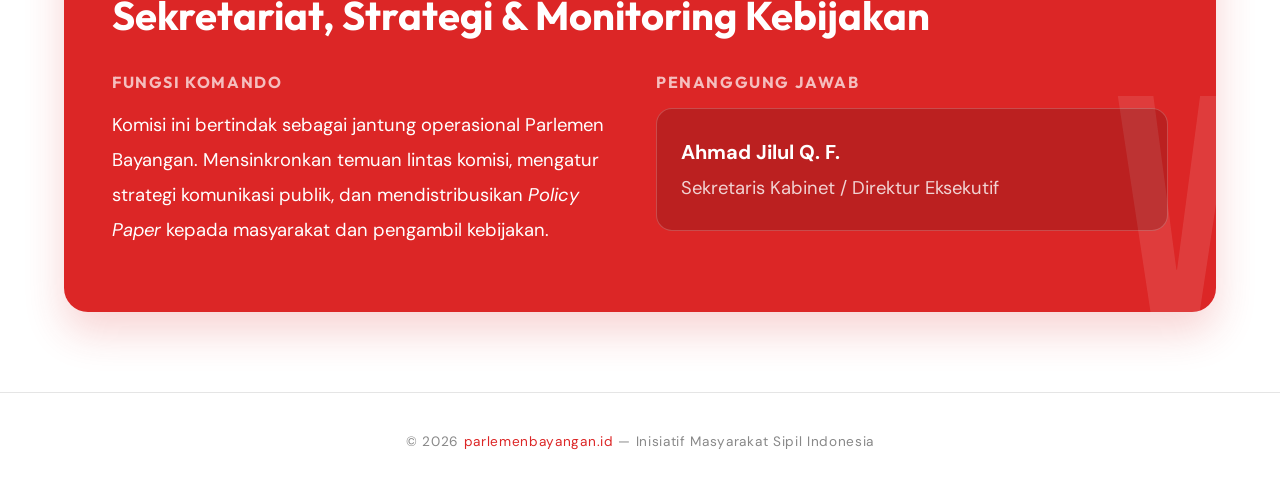
<file: komisi.html>
<!DOCTYPE html>
<html lang="id">

<head>
  <meta charset="UTF-8">
  <meta name="viewport" content="width=device-width, initial-scale=1.0">
  <title>Komisi Parlemen — Struktur Ramping dan Strategis Parlemen Bayangan</title>
  <meta name="description"
    content="Kenali struktur komisi Parlemen Bayangan yang ramping dan strategis. Setiap komisi dirancang berbasis urgensi untuk mengawasi sektor kebijakan publik Indonesia secara efektif.">
  <link rel="canonical" href="https://parlemenbayangan.id/komisi.html">
  <link rel="alternate" hreflang="id" href="https://parlemenbayangan.id/komisi.html">
  <link rel="alternate" hreflang="x-default" href="https://parlemenbayangan.id/komisi.html">
  <meta property="og:type" content="website">
  <meta property="og:url" content="https://parlemenbayangan.id/komisi.html">
  <meta property="og:title" content="Komisi Parlemen — Struktur Ramping dan Strategis Parlemen Bayangan">
  <meta property="og:description" content="Kenali struktur komisi Parlemen Bayangan yang ramping dan strategis. Setiap komisi dirancang berbasis urgensi untuk mengawasi sektor kebijakan publik Indonesia secara efektif.">
  <meta property="og:image" content="https://parlemenbayangan.id/assets/og-image.jpg">
  <meta name="twitter:card" content="summary_large_image">
  <meta name="twitter:title" content="Komisi Parlemen — Parlemen Bayangan Indonesia">
  <meta name="twitter:description" content="Struktur komisi Parlemen Bayangan Indonesia. Ramping, strategis, dan berbasis urgensi pengawasan kebijakan.">
  <meta name="twitter:image" content="https://parlemenbayangan.id/assets/og-image.jpg">
  <link rel="apple-touch-icon" sizes="180x180" href="./assets/favicon/apple-touch-icon.png">
  <link rel="icon" type="image/png" sizes="32x32" href="./assets/favicon/favicon-32x32.png">
  <link rel="icon" type="image/png" sizes="16x16" href="./assets/favicon/favicon-16x16.png">
  <link rel="manifest" href="./assets/favicon/site.webmanifest">
  <link rel="shortcut icon" href="./assets/favicon/favicon.ico">
  <link rel="stylesheet" href="https://cdnjs.cloudflare.com/ajax/libs/font-awesome/6.5.1/css/all.min.css">
  <style>
    @import url('https://fonts.googleapis.com/css2?family=Bebas+Neue&family=DM+Sans:ital,wght@0,300;0,400;0,500;0,600;0,700;1,400&family=Outfit:wght@300;400;500;600;700;800;900&display=swap');

    :root {
      --red: #DC2626;
      --red-bright: #EF4444;
      --red-glow: rgba(220, 38, 38, 0.15);
      --red-subtle: rgba(220, 38, 38, 0.06);
      --text-primary: #111111;
      --text-secondary: #555555;
      --text-muted: #888888;
      --bg: #FFFFFF;
      --bg-soft: #FAFAFA;
      --bg-card: #FFFFFF;
      --border: #E5E5E5;
      --border-hover: #D4D4D4;
    }

    * {
      margin: 0;
      padding: 0;
      box-sizing: border-box;
    }

    html {
      scroll-behavior: smooth;
      background: var(--bg);
      color: var(--text-primary);
    }

    body {
      font-family: 'DM Sans', sans-serif;
      background: var(--bg);
      overflow-x: hidden;
      -webkit-font-smoothing: antialiased;
      transition: opacity ease-in 0.2s;
    }

    /* ── NAV ── */
    nav {
      position: fixed;
      top: 0;
      left: 0;
      right: 0;
      z-index: 1000;
      padding: 20px 40px;
      display: flex;
      justify-content: space-between;
      align-items: center;
      backdrop-filter: blur(20px);
      background: rgba(255, 255, 255, 0.85);
      border-bottom: 1px solid var(--border);
      transition: border-bottom-color 0.3s ease;
    }

    .nav-logo {
      display: flex;
      align-items: center;
    }

    .nav-logo img {
      height: 40px;
      width: auto;
    }

    .nav-links {
      display: flex;
      gap: 32px;
      align-items: center;
    }

    .nav-links a {
      color: var(--text-secondary);
      text-decoration: none;
      font-size: 0.85rem;
      font-weight: 500;
      letter-spacing: 0.03em;
      transition: color 0.3s;
      text-transform: uppercase;
    }

    .nav-links a:hover {
      color: var(--red);
    }

    .menu-toggle {
      display: none;
      cursor: pointer;
      background: none;
      border: none;
      color: var(--text-primary);
    }

    .menu-toggle svg {
      width: 24px;
      height: 24px;
    }

    /* ── HERO ── */
    .hero {
      min-height: 100vh;
      display: flex;
      flex-direction: column;
      justify-content: center;
      align-items: center;
      text-align: center;
      padding: 120px 24px 80px;
      position: relative;
      overflow: hidden;
      background: var(--bg);
    }

    .hero::before {
      content: '';
      position: absolute;
      width: 700px;
      height: 700px;
      background: radial-gradient(circle, rgba(220, 38, 38, 0.08) 0%, rgba(220, 38, 38, 0.03) 40%, transparent 70%);
      top: 50%;
      left: 50%;
      transform: translate(-50%, -55%);
      pointer-events: none;
      animation: pulse-glow 5s ease-in-out infinite;
    }

    .hero::after {
      content: '';
      position: absolute;
      bottom: 0;
      left: 0;
      right: 0;
      height: 3px;
      background: linear-gradient(to right, transparent, var(--red), transparent);
      opacity: 0.3;
    }

    @keyframes pulse-glow {

      0%,
      100% {
        opacity: 0.6;
        transform: translate(-50%, -55%) scale(1);
      }

      50% {
        opacity: 1;
        transform: translate(-50%, -55%) scale(1.05);
      }
    }

    .hero-logo-wrap {
      position: relative;
      z-index: 2;
      animation: fadeUp 1s ease-out;
      margin-bottom: 24px;
    }

    .hero-logo-img {
      max-width: 90vw;
      width: 700px;
      height: auto;
    }

    .hero-tagline {
      font-family: 'Outfit', sans-serif;
      font-weight: 400;
      font-size: clamp(1.2rem, 3vw, 1.8rem);
      color: var(--text-secondary);
      letter-spacing: 0.12em;
      text-transform: uppercase;
      position: relative;
      z-index: 2;
      animation: fadeUp 1s ease-out 0.2s both;
      margin-top: 16px;
    }

    .scroll-hint {
      position: absolute;
      bottom: 24px;
      left: 0;
      right: 0;
      display: flex;
      flex-direction: column;
      align-items: center;
      gap: 8px;
      animation: fadeUp 1s ease-out 0.6s both;
      z-index: 2;
    }

    .scroll-hint span {
      font-size: 0.7rem;
      text-transform: uppercase;
      letter-spacing: 0.2em;
      color: var(--text-muted);
    }

    .scroll-line {
      width: 1px;
      height: 40px;
      background: linear-gradient(to bottom, var(--red), transparent);
      animation: scroll-anim 2s ease-in-out infinite;
    }

    @keyframes scroll-anim {

      0%,
      100% {
        opacity: 1;
        transform: scaleY(1);
      }

      50% {
        opacity: 0.3;
        transform: scaleY(0.5);
      }
    }

    /* ── MANIFESTO ── */
    .manifesto {
      padding: 120px 24px;
      max-width: 1200px;
      margin: 0 auto;
      position: relative;
    }

    .section-label {
      font-family: 'Outfit', sans-serif;
      font-weight: 800;
      font-size: 0.8rem;
      letter-spacing: 0.3em;
      text-transform: uppercase;
      color: var(--red);
      margin-bottom: 40px;
      display: flex;
      align-items: center;
      gap: 16px;
    }

    .section-label::after {
      content: '';
      flex: 1;
      height: 1px;
      background: linear-gradient(to right, var(--red-bright), transparent);
    }

    .manifesto h2,
    .cta-section h2,
    .panel-section h2,
    .faq-section h2,
    .register-section h2 {
      font-family: 'Outfit', sans-serif;
      font-weight: 800;
      font-size: clamp(2.2rem, 5vw, 3.8rem);
      line-height: 1.15;
      margin-bottom: 48px;
      letter-spacing: -0.03em;
      color: var(--text-primary);
    }

    .manifesto h2 .highlight,
    .cta-section h2 .highlight,
    .panel-section h2 .highlight,
    .faq-section h2 .highlight {
      color: var(--red);
      position: relative;
    }

    .manifesto-text {
      display: flex;
      flex-direction: column;
      gap: 28px;
    }

    .manifesto-text p {
      font-size: 1.15rem;
      line-height: 1.9;
      color: var(--text-secondary);
      font-weight: 400;
    }

    .manifesto-text p strong {
      color: var(--text-primary);
      font-weight: 600;
    }

    .manifesto-text p em {
      color: var(--red);
      font-style: italic;
    }

    .divider {
      max-width: 1200px;
      margin: 0 auto;
      height: 1px;
      background: linear-gradient(to right, transparent, var(--border), transparent);
    }

    /* ── CTA / KRITERIA SECTION ── */
    .cta-section {
      padding: 120px 24px;
      max-width: 1200px;
      /* Diperlebar untuk menampung 3 kolom */
      margin: 0 auto;
    }

    .cta-section h2 {
      margin-bottom: 24px;
    }

    .cta-intro {
      font-size: 1.15rem;
      line-height: 1.9;
      color: var(--text-secondary);
      margin-bottom: 64px;
      max-width: 1200px;
    }

    .criteria-grid {
      display: grid;
      grid-template-columns: repeat(3, 1fr);
      gap: 28px;
    }

    /* Span kartu ke-7 menjadi anchor card di bagian bawah */
    @media (min-width: 1024px) {
      .criteria-card-premium:nth-child(7) {
        grid-column: 1 / -1;
        display: flex;
        align-items: center;
        gap: 40px;
        padding: 48px 64px;
      }

      .criteria-card-premium:nth-child(7) .icon-box {
        margin-bottom: 0;
        width: 80px;
        height: 80px;
        font-size: 2.5rem;
        flex-shrink: 0;
      }

      .criteria-card-premium:nth-child(7) .card-text-content {
        flex: 1;
      }

      .criteria-card-premium:nth-child(7) h3 {
        font-size: 2rem;
        margin-bottom: 12px;
      }

      .criteria-card-premium:nth-child(7) p {
        font-size: 1.2rem;
      }

      .criteria-card-premium:nth-child(7) .card-bg-number {
        font-size: 18rem;
        right: 50px;
        bottom: -60px;
      }
    }

    @media (max-width: 1023px) {
      .criteria-grid {
        grid-template-columns: repeat(2, 1fr);
      }

      .criteria-card-premium:nth-child(7) {
        grid-column: 1 / -1;
      }
    }

    @media (max-width: 768px) {
      .criteria-grid {
        grid-template-columns: 1fr;
      }
    }

    .criteria-card-premium {
      position: relative;
      background: linear-gradient(145deg, #0f0f0f, #050505);
      border-radius: 24px;
      padding: 40px 32px;
      overflow: hidden;
      transition: all 0.5s cubic-bezier(0.23, 1, 0.32, 1);
      z-index: 1;
      display: flex;
      flex-direction: column;
      height: 100%;
      border: 1px solid rgba(255, 255, 255, 0.06);
      box-shadow: inset 0 0 0 1px rgba(255, 255, 255, 0.02), 0 10px 30px rgba(0, 0, 0, 0.1);
    }

    /* Overlay Grid Taktis */
    .criteria-card-premium::after {
      content: '';
      position: absolute;
      inset: 0;
      background-image:
        linear-gradient(rgba(255, 255, 255, 0.03) 1px, transparent 1px),
        linear-gradient(90deg, rgba(255, 255, 255, 0.03) 1px, transparent 1px);
      background-size: 24px 24px;
      opacity: 0;
      transition: opacity 0.5s ease;
      z-index: -1;
    }

    /* Pendaran Merah dari Sudut */
    .criteria-card-premium::before {
      content: '';
      position: absolute;
      inset: 0;
      background: radial-gradient(circle at top right, rgba(220, 38, 38, 0.2) 0%, transparent 60%);
      opacity: 0;
      transition: opacity 0.5s ease;
      z-index: -1;
    }

    .criteria-card-premium:hover::before,
    .criteria-card-premium:hover::after {
      opacity: 1;
    }

    .criteria-card-premium:hover {
      transform: translateY(-8px) scale(1.02);
      border-color: rgba(220, 38, 38, 0.4);
      box-shadow: 0 24px 48px rgba(0, 0, 0, 0.3), 0 0 40px rgba(220, 38, 38, 0.15);
    }

    /* Hollow Neon Number (Outline Tembus Pandang) */
    .card-bg-number {
      position: absolute;
      bottom: -24px;
      right: -16px;
      font-family: 'Bebas Neue', sans-serif;
      font-size: 9rem;
      color: transparent;
      -webkit-text-stroke: 1px rgba(255, 255, 255, 0.06);
      line-height: 1;
      z-index: -1;
      transition: all 0.6s cubic-bezier(0.23, 1, 0.32, 1);
      pointer-events: none;
    }

    .criteria-card-premium:hover .card-bg-number {
      -webkit-text-stroke: 2px rgba(220, 38, 38, 0.2);
      color: rgba(220, 38, 38, 0.04);
      transform: scale(1.1) translate(-10px, -10px);
    }

    /* Glassmorphism Icon Box */
    .icon-box {
      width: 64px;
      height: 64px;
      border-radius: 16px;
      background: linear-gradient(135deg, rgba(255, 255, 255, 0.08), rgba(255, 255, 255, 0.01));
      backdrop-filter: blur(8px);
      border: 1px solid rgba(255, 255, 255, 0.1);
      display: flex;
      align-items: center;
      justify-content: center;
      font-size: 1.8rem;
      margin-bottom: 24px;
      position: relative;
      transition: all 0.5s cubic-bezier(0.23, 1, 0.32, 1);
      color: var(--red-bright);
    }

    .criteria-card-premium:hover .icon-box {
      background: var(--red);
      border-color: var(--red-bright);
      box-shadow: 0 10px 24px rgba(220, 38, 38, 0.5), inset 0 0 12px rgba(255, 255, 255, 0.3);
      transform: scale(1.15) rotate(-8deg);
      color: #ffffff;
    }

    .card-text-content {
      flex: 1;
      display: flex;
      flex-direction: column;
    }

    .criteria-card-premium h3 {
      font-family: 'Outfit', sans-serif;
      font-weight: 800;
      font-size: 1.4rem;
      color: #FFFFFF;
      margin-bottom: 12px;
      letter-spacing: 0.02em;
      transition: color 0.3s;
    }

    .criteria-card-premium:hover h3 {
      color: var(--red-bright);
    }

    .criteria-card-premium p {
      color: #A0A0A0;
      font-size: 1.05rem;
      line-height: 1.7;
      font-weight: 300;
      margin: 0;
    }

    /* Garis Pendar Menyamping (Side Glow) */
    .card-hover-border {
      position: absolute;
      top: 0;
      left: 0;
      bottom: 0;
      width: 4px;
      background: linear-gradient(180deg, var(--red-bright), var(--red), transparent);
      transform: scaleY(0);
      transform-origin: top;
      transition: transform 0.5s cubic-bezier(0.23, 1, 0.32, 1);
    }

    .criteria-card-premium:hover .card-hover-border {
      transform: scaleY(1);
    }

    /* ── REDESIGNED KOMISI (FORMASI) SECTION ── */
    .formasi-section {
      padding: 140px 24px;
      max-width: 1200px;
      /* Expanded for Bento Layout */
      margin: 0 auto;
    }

    .formasi-header-wrap {
      max-width: 1200px;
      margin: 0 auto 64px auto;
      text-align: center;
      display: flex;
      flex-direction: column;
      align-items: center;
    }

    .formasi-header-wrap .section-label {
      justify-content: center;
      width: 100%;
    }

    .formasi-header-wrap .section-label::before {
      content: '';
      flex: 1;
      max-width: 80px;
      height: 1px;
      background: linear-gradient(to left, var(--red-bright), transparent);
    }

    .formasi-header-wrap .section-label::after {
      content: '';
      flex: 1;
      max-width: 80px;
      height: 1px;
      background: linear-gradient(to right, var(--red-bright), transparent);
    }

    .formasi-header-wrap h2 {
      font-family: 'Outfit', sans-serif;
      font-weight: 800;
      font-size: clamp(2.2rem, 5vw, 3.8rem);
      line-height: 1.15;
      margin-bottom: 24px;
      letter-spacing: -0.03em;
      color: var(--text-primary);
    }

    .formasi-header-wrap h2 .highlight {
      color: var(--red);
    }

    .formasi-intro {
      font-size: 1.15rem;
      line-height: 1.9;
      color: var(--text-secondary);
    }

    /* Modern Bento Grid Layout */
    .formasi-grid {
      display: grid;
      grid-template-columns: repeat(2, 1fr);
      gap: 32px;
    }

    /* Span the last card (Komisi V) to anchor the bottom elegantly */
    .formasi-grid>.formasi-card:nth-child(5) {
      grid-column: 1 / -1;
    }

    .formasi-card {
      background: #FFFFFF;
      border: 1px solid rgba(0, 0, 0, 0.06);
      border-radius: 24px;
      padding: 48px 40px;
      display: flex;
      flex-direction: column;
      position: relative;
      overflow: hidden;
      box-shadow: 0 10px 30px rgba(0, 0, 0, 0.02);
      transition: all 0.5s cubic-bezier(0.16, 1, 0.3, 1);
      z-index: 1;
    }

    /* Radar Sweep Surveillance Animation on Hover */
    .formasi-card::after {
      content: '';
      position: absolute;
      top: 0;
      left: 0;
      right: 0;
      height: 150%;
      background: linear-gradient(to bottom, transparent, rgba(220, 38, 38, 0.05), transparent);
      transform: translateY(-100%);
      pointer-events: none;
      z-index: 2;
    }

    .formasi-card:hover {
      transform: translateY(-8px);
      border-color: rgba(220, 38, 38, 0.2);
      box-shadow: 0 24px 60px rgba(220, 38, 38, 0.08), 0 8px 24px rgba(0, 0, 0, 0.04);
    }

    .formasi-card:hover::after {
      animation: radarSweep 2s linear infinite;
    }

    @keyframes radarSweep {
      0% {
        transform: translateY(-100%);
      }

      100% {
        transform: translateY(100%);
      }
    }

    /* Giant Watermark Roman Numerals */
    .formasi-num-watermark {
      position: absolute;
      right: -10px;
      bottom: -30px;
      font-family: 'Bebas Neue', sans-serif;
      font-size: 18rem;
      color: var(--text-primary);
      opacity: 0.02;
      line-height: 0.8;
      z-index: -1;
      transition: all 0.7s cubic-bezier(0.16, 1, 0.3, 1);
      pointer-events: none;
    }

    .formasi-card:hover .formasi-num-watermark {
      color: var(--red);
      opacity: 0.06;
      transform: scale(1.05) translate(-10px, -10px);
    }

    .komisi-top-accent {
      width: 48px;
      height: 4px;
      background: linear-gradient(90deg, var(--red), var(--red-bright));
      border-radius: 2px;
      margin-bottom: 24px;
      transition: width 0.5s cubic-bezier(0.16, 1, 0.3, 1);
    }

    .formasi-card:hover .komisi-top-accent {
      width: 120px;
    }

    .komisi-title {
      font-family: 'Outfit', sans-serif;
      font-weight: 800;
      font-size: 1.7rem;
      letter-spacing: -0.02em;
      color: var(--text-primary);
      line-height: 1.25;
      margin-bottom: 40px;
      max-width: 90%;
    }

    .komisi-details-group {
      display: flex;
      flex-direction: column;
      gap: 20px;
      margin-top: auto;
      /* Push details to the bottom */
    }

    /* Sleek Folder-like Detail Boxes */
    .komisi-detail-box {
      background: var(--bg-soft);
      border-left: 3px solid var(--border);
      padding: 18px 24px;
      border-radius: 0 16px 16px 0;
      transition: all 0.4s ease;
    }

    .formasi-card:hover .komisi-detail-box {
      border-left-color: var(--red);
      background: var(--red-subtle);
    }

    .komisi-detail-label {
      font-family: 'Outfit', sans-serif;
      font-size: 0.8rem;
      font-weight: 800;
      color: var(--text-muted);
      text-transform: uppercase;
      letter-spacing: 0.15em;
      margin-bottom: 8px;
      display: flex;
      align-items: center;
      gap: 8px;
      transition: color 0.3s;
    }

    .formasi-card:hover .komisi-detail-label {
      color: var(--red);
    }

    .komisi-detail-text {
      font-size: 1.05rem;
      line-height: 1.7;
      color: var(--text-secondary);
      font-weight: 400;
    }

    .komisi-detail-text strong {
      color: var(--text-primary);
      font-weight: 700;
    }

    /* ── PANEL SELEKSI ── */
    .panel-section {
      padding: 120px 24px;
      max-width: 1200px;
      margin: 0 auto;
    }

    .panel-section h2 {
      margin-bottom: 24px;
    }

    .panel-intro {
      font-size: 1.15rem;
      line-height: 1.9;
      color: var(--text-secondary);
      margin-bottom: 64px;
      max-width: 1200px;
    }

    .panel-grid {
      display: grid;
      grid-template-columns: repeat(auto-fit, minmax(320px, 1fr));
      gap: 24px;
    }

    .panel-card {
      background: #0A0A0A;
      border: 1px solid #222;
      border-radius: 20px;
      padding: 40px 32px;
      display: flex;
      flex-direction: column;
      align-items: center;
      text-align: center;
      gap: 20px;
      position: relative;
      overflow: hidden;
      transition: all 0.4s cubic-bezier(0.16, 1, 0.3, 1);
    }

    .panel-card::before {
      content: '';
      position: absolute;
      top: 0;
      left: 0;
      right: 0;
      bottom: 0;
      background: radial-gradient(circle at top, rgba(220, 38, 38, 0.1), transparent 60%);
      opacity: 0;
      transition: opacity 0.5s;
      pointer-events: none;
    }

    .panel-card:hover {
      border-color: var(--red);
      transform: translateY(-8px);
      box-shadow: 0 20px 60px rgba(220, 38, 38, 0.15);
    }

    .panel-card:hover::before {
      opacity: 1;
    }

    .panel-photo {
      width: 140px;
      height: 140px;
      border-radius: 50%;
      object-fit: cover;
      border: 3px solid #222;
      transition: border-color 0.4s, transform 0.5s;
      position: relative;
      z-index: 2;
    }

    .panel-card:hover .panel-photo {
      border-color: var(--red);
      transform: scale(1.05);
    }

    .panel-card h3 {
      font-family: 'Outfit', sans-serif;
      font-weight: 700;
      font-size: 1.25rem;
      color: #FFF;
      letter-spacing: -0.01em;
      line-height: 1.3;
      position: relative;
      z-index: 2;
      transition: color 0.3s;
    }

    .panel-card:hover h3 {
      color: var(--red-bright);
    }

    .panel-card .panel-roles {
      display: flex;
      flex-direction: column;
      gap: 8px;
      position: relative;
      z-index: 2;
    }

    .panel-card .panel-role {
      background: rgba(255, 255, 255, 0.03);
      border: 1px solid rgba(255, 255, 255, 0.08);
      border-radius: 100px;
      padding: 6px 16px;
      font-size: 0.85rem;
      line-height: 1.4;
      color: #AAA;
      transition: all 0.3s;
    }

    .panel-card .panel-role:first-child {
      border-color: rgba(220, 38, 38, 0.3);
      color: var(--red-bright);
      background: rgba(220, 38, 38, 0.05);
    }

    /* ── FAQ SECTION ── */
    .faq-section {
      padding: 140px 24px;
      max-width: 1200px;
      margin: 0 auto;
    }

    .faq-section h2 {
      margin-bottom: 48px;
    }

    .faq-list {
      display: flex;
      flex-direction: column;
      gap: 20px;
    }

    .faq-item {
      background: var(--bg-card);
      border: 1px solid var(--border);
      border-radius: 20px;
      overflow: hidden;
      position: relative;
      transition: all 0.4s cubic-bezier(0.16, 1, 0.3, 1);
      box-shadow: 0 4px 12px rgba(0, 0, 0, 0.02);
    }

    .faq-item::before {
      content: '';
      position: absolute;
      left: 0;
      top: 0;
      bottom: 0;
      width: 4px;
      background: transparent;
      transition: background 0.4s;
    }

    .faq-item:hover {
      border-color: var(--border-hover);
      box-shadow: 0 10px 30px rgba(0, 0, 0, 0.06);
    }

    .faq-item.active {
      border-color: var(--red-bright);
      box-shadow: 0 16px 40px rgba(220, 38, 38, 0.08);
      background: #FFFFFF;
    }

    .faq-item.active::before {
      background: var(--red);
    }

    .faq-question {
      width: 100%;
      background: none;
      border: none;
      padding: 28px 32px;
      display: flex;
      align-items: center;
      gap: 24px;
      cursor: pointer;
      text-align: left;
      transition: padding 0.3s;
    }

    .faq-num {
      font-family: 'Bebas Neue', sans-serif;
      font-size: 2.2rem;
      color: var(--border-hover);
      line-height: 1;
      transition: color 0.4s;
      min-width: 40px;
    }

    .faq-item.active .faq-num {
      color: var(--red);
    }

    .faq-text {
      flex: 1;
      font-family: 'Outfit', sans-serif;
      font-weight: 700;
      font-size: 1.25rem;
      color: var(--text-primary);
      letter-spacing: -0.01em;
      line-height: 1.4;
      transition: color 0.3s;
    }

    .faq-question:hover .faq-text {
      color: var(--red);
    }

    .faq-icon {
      flex-shrink: 0;
      width: 40px;
      height: 40px;
      border-radius: 50%;
      background: var(--bg-soft);
      display: flex;
      align-items: center;
      justify-content: center;
      font-size: 1.5rem;
      font-weight: 300;
      color: var(--text-secondary);
      transition: all 0.5s cubic-bezier(0.16, 1, 0.3, 1);
    }

    .faq-item:hover .faq-icon {
      background: var(--border);
    }

    .faq-item.active .faq-icon {
      background: var(--red);
      color: #FFFFFF;
      transform: rotate(135deg);
      /* Turns '+' into 'x' */
    }

    .faq-answer {
      max-height: 0;
      overflow: hidden;
      transition: max-height 0.5s cubic-bezier(0.16, 1, 0.3, 1);
    }

    .faq-answer-inner {
      padding: 0 32px 32px 96px;
      /* Align text with the question title, skipping number */
      font-size: 1.1rem;
      line-height: 1.85;
      color: var(--text-secondary);
    }

    @media (max-width: 768px) {
      .faq-answer-inner {
        padding: 0 24px 24px 24px;
      }

      .faq-question {
        padding: 24px;
        gap: 16px;
      }

      .faq-num {
        font-size: 1.8rem;
        min-width: 30px;
      }

      .faq-text {
        font-size: 1.1rem;
      }
    }

    .faq-answer-inner strong {
      color: var(--text-primary);
      font-weight: 600;
    }

    .faq-answer-inner em {
      color: var(--red);
      font-style: italic;
    }

    .faq-bullets {
      margin: 16px 0;
      padding-left: 0;
      list-style: none;
    }

    .faq-bullets li {
      padding: 6px 0 6px 24px;
      position: relative;
      font-size: 1.05rem;
      line-height: 1.7;
    }

    .faq-bullets li::before {
      content: '';
      position: absolute;
      left: 0;
      top: 15px;
      width: 8px;
      height: 8px;
      border-radius: 50%;
      background: var(--red);
      opacity: 0.8;
    }

    /* ── REGISTRATION & FOOTER ── */
    .register-section {
      padding: 0 24px 120px;
      max-width: 1200px;
      margin: 0 auto;
    }

    .register-section h2 {
      margin-bottom: 16px;
    }

    .register-grid {
      display: grid;
      grid-template-columns: repeat(auto-fit, minmax(320px, 1fr));
      gap: 24px;
    }

    .register-card {
      background: var(--bg-card);
      border: 1px solid var(--border);
      border-radius: 20px;
      padding: 40px 32px;
      display: flex;
      flex-direction: column;
      gap: 20px;
      transition: all 0.4s cubic-bezier(0.16, 1, 0.3, 1);
    }

    .register-card:hover {
      border-color: var(--red-bright);
      box-shadow: 0 20px 60px rgba(220, 38, 38, 0.1), 0 8px 24px rgba(0, 0, 0, 0.06);
    }

    .register-card .card-number {
      font-family: 'Bebas Neue', sans-serif;
      font-size: 3.5rem;
      color: var(--red);
      line-height: 1;
      opacity: 0.4;
    }

    .register-card h3 {
      font-family: 'Outfit', sans-serif;
      font-weight: 700;
      font-size: 1.4rem;
      letter-spacing: -0.01em;
      color: var(--text-primary);
    }

    .register-card p {
      font-size: 1.05rem;
      line-height: 1.7;
      color: var(--text-secondary);
      flex: 1;
    }

    .btn-primary {
      display: inline-flex;
      align-items: center;
      justify-content: center;
      gap: 10px;
      background: var(--red);
      color: #FFFFFF;
      text-decoration: none;
      font-family: 'Outfit', sans-serif;
      font-weight: 700;
      font-size: 0.95rem;
      letter-spacing: 0.05em;
      text-transform: uppercase;
      padding: 18px 32px;
      border-radius: 12px;
      border: none;
      cursor: pointer;
      transition: all 0.3s;
      width: 100%;
    }

    .btn-primary:hover {
      background: var(--red-bright);
      box-shadow: 0 8px 32px var(--red-glow);
      transform: translateY(-2px);
    }

    .btn-outline {
      display: inline-flex;
      align-items: center;
      justify-content: center;
      gap: 10px;
      background: transparent;
      color: var(--text-primary);
      text-decoration: none;
      font-family: 'Outfit', sans-serif;
      font-weight: 600;
      font-size: 0.95rem;
      letter-spacing: 0.05em;
      text-transform: uppercase;
      padding: 18px 32px;
      border-radius: 12px;
      border: 1px solid var(--border);
      cursor: pointer;
      transition: all 0.3s;
      width: 100%;
    }

    .btn-outline:hover {
      border-color: var(--red);
      color: var(--red);
      transform: translateY(-2px);
    }

    .closing {
      padding: 100px 24px;
      text-align: center;
      position: relative;
      overflow: hidden;
      background: var(--bg-soft);
    }

    .closing::before {
      content: '';
      position: absolute;
      inset: 0;
      background: radial-gradient(ellipse at center, rgba(220, 38, 38, 0.04) 0%, transparent 70%);
      pointer-events: none;
    }

    .closing p {
      font-family: 'Outfit', sans-serif;
      font-weight: 700;
      font-size: clamp(1.6rem, 4vw, 2.4rem);
      line-height: 1.4;
      max-width: 1200px;
      margin: 0 auto;
      letter-spacing: -0.02em;
      position: relative;
      z-index: 2;
      color: var(--text-primary);
    }

    .closing p span {
      color: var(--red);
    }

    footer {
      padding: 40px 24px;
      text-align: center;
      border-top: 1px solid var(--border);
    }

    footer p {
      font-size: 0.85rem;
      color: var(--text-muted);
      letter-spacing: 0.05em;
    }

    footer a {
      color: var(--red);
      text-decoration: none;
    }

    /* ── ANIMATIONS & RESPONSIVE ── */
    @keyframes fadeUp {
      from {
        opacity: 0;
        transform: translateY(30px);
      }

      to {
        opacity: 1;
        transform: translateY(0);
      }
    }

    .reveal {
      opacity: 0;
      transform: translateY(40px);
      transition: all 0.8s cubic-bezier(0.16, 1, 0.3, 1);
    }

    .reveal.visible {
      opacity: 1;
      transform: translateY(0);
    }

    @media (max-width: 900px) {
      .formasi-grid {
        grid-template-columns: 1fr;
      }

      .formasi-card {
        padding: 40px 24px;
      }

      .komisi-title {
        font-size: 1.5rem;
      }

      .formasi-num-watermark {
        font-size: 14rem;
        right: -10px;
        bottom: -20px;
      }
    }

    @media (max-width: 768px) {
      nav {
        padding: 16px 20px;
        flex-wrap: wrap;
      }

      .menu-toggle {
        display: block;
      }

      .nav-links {
        display: none;
        width: 100%;
        flex-direction: column;
        align-items: flex-start;
        padding-top: 16px;
        gap: 16px;
      }

      .nav-links.active {
        display: flex;
      }

      .hero {
        padding: 100px 20px 60px;
      }

      .manifesto,
      .cta-section,
      .formasi-section,
      .register-section,
      .faq-section,
      .panel-section {
        padding-left: 20px;
        padding-right: 20px;
      }

      .criteria-grid,
      .register-grid,
      .panel-grid {
        grid-template-columns: 1fr;
      }
    }
  
    /* --- NEW PAGES EXTRA STYLES --- */
    .page-hero {
      min-height: 60vh;
      display: flex;
      flex-direction: column;
      justify-content: center;
      align-items: center;
      text-align: center;
      padding: 160px 24px 80px;
      position: relative;
      background: var(--bg);
    }
    .page-hero::before {
      content: '';
      position: absolute;
      width: 600px;
      height: 600px;
      background: radial-gradient(circle, rgba(220, 38, 38, 0.08) 0%, transparent 60%);
      top: 50%;
      left: 50%;
      transform: translate(-50%, -50%);
      pointer-events: none;
    }
    .page-hero h1 {
      font-family: 'Outfit', sans-serif;
      font-weight: 800;
      font-size: clamp(3rem, 6vw, 4.5rem);
      line-height: 1.1;
      margin-bottom: 24px;
      color: var(--text-primary);
      position: relative;
      z-index: 2;
    }
    .page-hero h1 .highlight { color: var(--red); }
    .page-hero p {
      font-size: 1.25rem;
      color: var(--text-secondary);
      max-width: 1200px;
      line-height: 1.6;
      position: relative;
      z-index: 2;
    }
    
    .content-section {
      padding: 80px 24px;
      max-width: 1200px;
      margin: 0 auto;
    }
    .content-section h2 {
      font-family: 'Outfit', sans-serif;
      font-weight: 700;
      font-size: 2.2rem;
      margin-bottom: 32px;
      color: var(--text-primary);
    }
    .editorial-text {
      font-size: 1.15rem;
      line-height: 1.9;
      color: var(--text-secondary);
    }
    .editorial-text p { margin-bottom: 24px; }
    
    /* Timeline */
    .timeline {
      position: relative;
      max-width: 1200px;
      margin: 60px auto;
      padding: 20px 0;
    }
    .timeline::before {
      content: '';
      position: absolute;
      width: 4px;
      background: var(--border);
      top: 0;
      bottom: 0;
      left: 50%;
      margin-left: -2px;
    }
    .timeline-item {
      padding: 20px 40px;
      position: relative;
      width: 50%;
    }
    .timeline-item:nth-child(odd) { left: 0; text-align: right; }
    .timeline-item:nth-child(even) { left: 50%; }
    .timeline-item::after {
      content: '';
      position: absolute;
      width: 20px;
      height: 20px;
      background: var(--bg);
      border: 4px solid var(--red);
      border-radius: 50%;
      top: 24px;
    }
    .timeline-item:nth-child(odd)::after { right: -10px; }
    .timeline-item:nth-child(even)::after { left: -10px; }
    .timeline-content h3 { font-family: 'Outfit', sans-serif; font-size: 1.4rem; margin-bottom: 8px; color: var(--text-primary); }
    .timeline-content p { font-size: 1rem; color: var(--text-secondary); line-height: 1.6; }
    
    @media (max-width: 768px) {
      .timeline::before { left: 20px; }
      .timeline-item { width: 100%; padding-left: 60px; padding-right: 20px; text-align: left !important; left: 0 !important; }
      .timeline-item::after { left: 10px !important; right: auto !important; }
    }
    
    .light-card {
      background: var(--bg-card);
      border: 1px solid var(--border);
      border-radius: 20px;
      padding: 40px;
      box-shadow: 0 10px 30px rgba(0,0,0,0.02);
      transition: all 0.3s;
    }
    .light-card:hover { border-color: var(--red); box-shadow: 0 15px 40px rgba(220,38,38,0.08); transform: translateY(-5px); }
    
    .grid-2 { display: grid; grid-template-columns: 1fr 1fr; gap: 32px; }
    .grid-3 { display: grid; grid-template-columns: repeat(auto-fit, minmax(280px, 1fr)); gap: 32px; }
    
    @media (max-width: 768px) {
      .grid-2, .grid-3 { grid-template-columns: 1fr; }
    }

</style>
  <script type="application/ld+json">
  {
    "@context": "https://schema.org",
    "@type": "WebPage",
    "name": "Komisi Parlemen — Struktur Ramping dan Strategis Parlemen Bayangan",
    "url": "https://parlemenbayangan.id/komisi.html",
    "description": "Kenali struktur komisi Parlemen Bayangan yang ramping dan strategis. Setiap komisi dirancang berbasis urgensi untuk mengawasi sektor kebijakan publik Indonesia secara efektif.",
    "inLanguage": "id",
    "isPartOf": {
      "@type": "WebSite",
      "@id": "https://parlemenbayangan.id/#website",
      "url": "https://parlemenbayangan.id"
    }
  }
  </script>
</head>
<body>
<nav id="navbar">
    <div class="nav-logo">
      <a href="./index.html"><img src="./assets/logo/logo-screen-transparent.png" alt="Logo Parlemen Bayangan"></a>
    </div>
    <button class="menu-toggle" aria-label="Toggle Menu">
      <svg viewBox="0 0 24 24" fill="none" stroke="currentColor" stroke-width="2" stroke-linecap="round"
        stroke-linejoin="round">
        <line x1="3" y1="12" x2="21" y2="12"></line>
        <line x1="3" y1="6" x2="21" y2="6"></line>
        <line x1="3" y1="18" x2="21" y2="18"></line>
      </svg>
    </button>
    <div class="nav-links">
      <a href="./index.html">← Beranda</a>
      <a href="./manifesto.html">Manifesto</a>
      <a href="./kriteria.html">Kriteria</a>
      <a href="./komisi.html">Komisi</a>
      <a href="./panel.html">Panel</a>
      <a href="./faq.html">FAQ</a>
      <a href="./gabung.html">Gabung</a>
    </div>
  </nav>

  <section class="page-hero">
    <div class="section-label reveal">Struktur Komisi</div>
    <h1 class="reveal">Ramping, strategis, <span class="highlight">berbasis urgensi.</span></h1>
    <p class="reveal">Lima komisi yang dirancang untuk mengawal isu-isu paling krusial. Merespons portofolio Kabinet Bayangan secara langsung dan efektif.</p>
  </section>

  <section class="content-section">
    <div style="display: flex; flex-direction: column; gap: 80px;">
    
      <!-- Komisi I -->
      <div class="reveal" style="position: relative; background: var(--bg-card); border: 1px solid var(--border); border-radius: 24px; padding: 64px 48px; overflow: hidden;">
        <div style="position: absolute; right: -20px; bottom: -40px; font-family: 'Bebas Neue'; font-size: 20rem; color: var(--border); opacity: 0.2; line-height: 0.8; z-index: 0; pointer-events: none;">I</div>
        <div style="position: relative; z-index: 1;">
          <div style="width: 60px; height: 4px; background: var(--red); border-radius: 2px; margin-bottom: 24px;"></div>
          <h2 style="font-size: 2.5rem; margin-bottom: 32px;">Politik, Hukum, Pertahanan &amp; Diplomasi</h2>
          <div class="grid-2">
            <div>
              <h4 style="font-family: 'Outfit'; text-transform: uppercase; letter-spacing: 0.1em; color: var(--text-muted); margin-bottom: 16px;">Ruang Lingkup</h4>
              <p class="editorial-text">Fokus pada reformasi hukum, tata negara, pengawasan institusi pertahanan, serta arah diplomasi Indonesia di kancah global. Memastikan tidak ada perundangan yang diselundupkan untuk kepentingan oligarki.</p>
              
              <h4 style="font-family: 'Outfit'; text-transform: uppercase; letter-spacing: 0.1em; color: var(--text-muted); margin-top: 32px; margin-bottom: 16px;">Mandat Utama</h4>
              <ul class="editorial-text" style="padding-left: 20px;">
                <li>Eksaminasi produk legislasi bermasalah</li>
                <li>Pengawasan anggaran pertahanan &amp; Alutsista</li>
                <li>Perlindungan HAM &amp; Anti-Korupsi</li>
              </ul>
            </div>
            <div>
              <h4 style="font-family: 'Outfit'; text-transform: uppercase; letter-spacing: 0.1em; color: var(--text-muted); margin-bottom: 16px;">Anggota Komisi</h4>
              <div style="background: var(--bg-soft); padding: 24px; border-radius: 16px;">
                <p class="editorial-text" style="margin-bottom: 12px;"><strong>Feri Amsari</strong> <span style="font-size: 0.8rem; padding: 4px 8px; background: var(--red-subtle); color: var(--red); border-radius: 100px; margin-left: 8px;">Koordinator</span></p>
                <p class="editorial-text" style="margin-bottom: 12px; border-bottom: 1px solid var(--border); padding-bottom: 12px;">Pakar Hukum Tata Negara, Akademisi Universitas Andalas</p>
                <p class="editorial-text"><strong>Shofwan Al Banna</strong> — Hubungan Internasional</p>
                <p class="editorial-text"><strong>Arman Suparman</strong> — Pemantau Peradilan</p>
                <p class="editorial-text"><strong>Yance Arizona</strong> — Hukum Adat &amp; Agraria</p>
                <p class="editorial-text"><strong>Curie Maharani</strong> — Analis Pertahanan</p>
              </div>
            </div>
          </div>
        </div>
      </div>
      
      <!-- Komisi II -->
      <div class="reveal" style="position: relative; background: var(--bg-card); border: 1px solid var(--border); border-radius: 24px; padding: 64px 48px; overflow: hidden;">
        <div style="position: absolute; right: -20px; bottom: -40px; font-family: 'Bebas Neue'; font-size: 20rem; color: var(--border); opacity: 0.2; line-height: 0.8; z-index: 0; pointer-events: none;">II</div>
        <div style="position: relative; z-index: 1;">
          <div style="width: 60px; height: 4px; background: var(--red); border-radius: 2px; margin-bottom: 24px;"></div>
          <h2 style="font-size: 2.5rem; margin-bottom: 32px;">Ekonomi, Keuangan &amp; Tata Kelola</h2>
          <div class="grid-2">
            <div>
              <h4 style="font-family: 'Outfit'; text-transform: uppercase; letter-spacing: 0.1em; color: var(--text-muted); margin-bottom: 16px;">Ruang Lingkup</h4>
              <p class="editorial-text">Mengawasi stabilitas makroekonomi, keadilan fiskal, penyusunan APBN, investasi, dan tata kelola BUMN. Memastikan pembangunan ekonomi berdampak langsung pada kesejahteraan rakyat, bukan segelintir elit.</p>
            </div>
            <div>
              <h4 style="font-family: 'Outfit'; text-transform: uppercase; letter-spacing: 0.1em; color: var(--text-muted); margin-bottom: 16px;">Anggota Komisi</h4>
              <div style="background: var(--bg-soft); padding: 24px; border-radius: 16px;">
                <p class="editorial-text" style="margin-bottom: 12px;"><strong>Bhima Yudhistira</strong> <span style="font-size: 0.8rem; padding: 4px 8px; background: var(--red-subtle); color: var(--red); border-radius: 100px; margin-left: 8px;">Koordinator</span></p>
                <p class="editorial-text" style="margin-bottom: 12px; border-bottom: 1px solid var(--border); padding-bottom: 12px;">Ekonom, Direktur CELIOS</p>
                <p class="editorial-text"><strong>Media Wahyudi</strong> — Pakar Keuangan Publik</p>
                <p class="editorial-text" style="color: var(--text-muted); font-style: italic; margin-top: 12px;">*Kursi anggota masih dalam tahap penjaringan</p>
              </div>
            </div>
          </div>
        </div>
      </div>
      
      <!-- Komisi III -->
      <div class="reveal" style="position: relative; background: var(--bg-card); border: 1px solid var(--border); border-radius: 24px; padding: 64px 48px; overflow: hidden;">
        <div style="position: absolute; right: -20px; bottom: -40px; font-family: 'Bebas Neue'; font-size: 20rem; color: var(--border); opacity: 0.2; line-height: 0.8; z-index: 0; pointer-events: none;">III</div>
        <div style="position: relative; z-index: 1;">
          <div style="width: 60px; height: 4px; background: var(--red); border-radius: 2px; margin-bottom: 24px;"></div>
          <h2 style="font-size: 2.5rem; margin-bottom: 32px;">Pembangunan Manusia</h2>
          <div class="grid-2">
            <div>
              <h4 style="font-family: 'Outfit'; text-transform: uppercase; letter-spacing: 0.1em; color: var(--text-muted); margin-bottom: 16px;">Ruang Lingkup</h4>
              <p class="editorial-text">Berpusat pada peningkatan kualitas hidup melalui kebijakan pendidikan, jaminan kesehatan, perlindungan perempuan dan anak, serta penguatan kelompok rentan dan layanan sosial.</p>
            </div>
            <div>
              <h4 style="font-family: 'Outfit'; text-transform: uppercase; letter-spacing: 0.1em; color: var(--text-muted); margin-bottom: 16px;">Anggota Komisi</h4>
              <div style="background: var(--bg-soft); padding: 24px; border-radius: 16px;">
                <p class="editorial-text" style="margin-bottom: 12px;"><strong>Irma Hidayana</strong> <span style="font-size: 0.8rem; padding: 4px 8px; background: var(--red-subtle); color: var(--red); border-radius: 100px; margin-left: 8px;">Koordinator</span></p>
                <p class="editorial-text" style="margin-bottom: 12px; border-bottom: 1px solid var(--border); padding-bottom: 12px;">Pakar Kesehatan Masyarakat, Inisiator LaporCovid-19</p>
                <p class="editorial-text"><strong>Iman Zanatul H.</strong> — Kebijakan Pendidikan</p>
                <p class="editorial-text"><strong>Nabiyla Risfa I.</strong> — Hak Kelompok Rentan</p>
                <p class="editorial-text"><strong>Khoirunnisa N.</strong> — Perlindungan Perempuan</p>
              </div>
            </div>
          </div>
        </div>
      </div>
      
      <!-- Komisi IV -->
      <div class="reveal" style="position: relative; background: var(--bg-card); border: 1px solid var(--border); border-radius: 24px; padding: 64px 48px; overflow: hidden;">
        <div style="position: absolute; right: -20px; bottom: -40px; font-family: 'Bebas Neue'; font-size: 20rem; color: var(--border); opacity: 0.2; line-height: 0.8; z-index: 0; pointer-events: none;">IV</div>
        <div style="position: relative; z-index: 1;">
          <div style="width: 60px; height: 4px; background: var(--red); border-radius: 2px; margin-bottom: 24px;"></div>
          <h2 style="font-size: 2.5rem; margin-bottom: 32px;">Ketahanan Pangan, Lingkungan &amp; Transformasi Digital</h2>
          <div class="grid-2">
            <div>
              <h4 style="font-family: 'Outfit'; text-transform: uppercase; letter-spacing: 0.1em; color: var(--text-muted); margin-bottom: 16px;">Ruang Lingkup</h4>
              <p class="editorial-text">Mengawasi transisi energi berkeadilan, kedaulatan pangan, mitigasi krisis iklim, serta kebijakan transformasi digital yang melindungi hak privasi warga.</p>
            </div>
            <div>
              <h4 style="font-family: 'Outfit'; text-transform: uppercase; letter-spacing: 0.1em; color: var(--text-muted); margin-bottom: 16px;">Anggota Komisi</h4>
              <div style="background: var(--bg-soft); padding: 24px; border-radius: 16px;">
                <p class="editorial-text" style="margin-bottom: 12px;"><strong>Iqbal Damanik</strong> <span style="font-size: 0.8rem; padding: 4px 8px; background: var(--red-subtle); color: var(--red); border-radius: 100px; margin-left: 8px;">Koordinator</span></p>
                <p class="editorial-text" style="margin-bottom: 12px; border-bottom: 1px solid var(--border); padding-bottom: 12px;">Aktivis Lingkungan &amp; Iklim Greenpeace</p>
                <p class="editorial-text"><strong>Isnawati Hidayah</strong> — Analis Transisi Energi</p>
                <p class="editorial-text"><strong>Nenden Sekar A.</strong> — Hak Digital (SAFEnet)</p>
              </div>
            </div>
          </div>
        </div>
      </div>
      
      <!-- Komisi V -->
      <div class="reveal" style="position: relative; background: var(--red); color: white; border-radius: 24px; padding: 64px 48px; overflow: hidden; box-shadow: 0 20px 40px rgba(220,38,38,0.2);">
        <div style="position: absolute; right: -20px; bottom: -40px; font-family: 'Bebas Neue'; font-size: 20rem; color: white; opacity: 0.1; line-height: 0.8; z-index: 0; pointer-events: none;">V</div>
        <div style="position: relative; z-index: 1;">
          <div style="width: 60px; height: 4px; background: white; border-radius: 2px; margin-bottom: 24px;"></div>
          <h2 style="font-size: 2.5rem; margin-bottom: 32px; color: white;">Sekretariat, Strategi &amp; Monitoring Kebijakan</h2>
          <div class="grid-2">
            <div>
              <h4 style="font-family: 'Outfit'; text-transform: uppercase; letter-spacing: 0.1em; color: rgba(255,255,255,0.7); margin-bottom: 16px;">Fungsi Komando</h4>
              <p class="editorial-text" style="color: white;">Komisi ini bertindak sebagai jantung operasional Parlemen Bayangan. Mensinkronkan temuan lintas komisi, mengatur strategi komunikasi publik, dan mendistribusikan <em>Policy Paper</em> kepada masyarakat dan pengambil kebijakan.</p>
            </div>
            <div>
              <h4 style="font-family: 'Outfit'; text-transform: uppercase; letter-spacing: 0.1em; color: rgba(255,255,255,0.7); margin-bottom: 16px;">Penanggung Jawab</h4>
              <div style="background: rgba(0,0,0,0.15); padding: 24px; border-radius: 16px; border: 1px solid rgba(255,255,255,0.2);">
                <p class="editorial-text" style="color: white; font-size: 1.25rem;"><strong>Ahmad Jilul Q. F.</strong></p>
                <p class="editorial-text" style="color: rgba(255,255,255,0.8);">Sekretaris Kabinet / Direktur Eksekutif</p>
              </div>
            </div>
          </div>
        </div>
      </div>
      
    </div>
  </section>

<footer>
    <p>© 2026 <a href="./index.html">parlemenbayangan.id</a> — Inisiatif Masyarakat Sipil Indonesia</p>
  </footer>

  
<!-- SCRIPTS -->
  <script>
    // Scroll reveal logic
    const observer = new IntersectionObserver((entries) => {
      entries.forEach((entry, i) => {
        if (entry.isIntersecting) {
          setTimeout(() => {
            entry.target.classList.add('visible');
          }, i * 80);
          observer.unobserve(entry.target);
        }
      });
    }, { threshold: 0.15, rootMargin: '0px 0px -40px 0px' });

    document.querySelectorAll('.reveal').forEach(el => observer.observe(el));

    // Nav style on scroll
    const nav = document.getElementById('navbar');
    window.addEventListener('scroll', () => {
      nav.style.borderBottomColor = window.scrollY > 50 ? 'rgba(220,38,38,0.12)' : 'var(--border)';
    });

    // FAQ accordion logic
    function toggleFaq(btn) {
      const item = btn.parentElement;
      const answer = item.querySelector('.faq-answer');
      const isActive = item.classList.contains('active');

      document.querySelectorAll('.faq-item.active').forEach(el => {
        el.classList.remove('active');
        el.querySelector('.faq-answer').style.maxHeight = '0';
      });

      if (!isActive) {
        item.classList.add('active');
        answer.style.maxHeight = answer.scrollHeight + 'px';
      }
    }

    // Mobile menu logic
    const menuToggle = document.querySelector('.menu-toggle');
    const navLinks = document.querySelector('.nav-links');
    if (menuToggle && navLinks) {
      menuToggle.addEventListener('click', () => {
        navLinks.classList.toggle('active');
      });
      navLinks.querySelectorAll('a').forEach(link => {
        link.addEventListener('click', () => {
          navLinks.classList.remove('active');
        });
      });
    }

  </script>
</body>

</html>
</file>
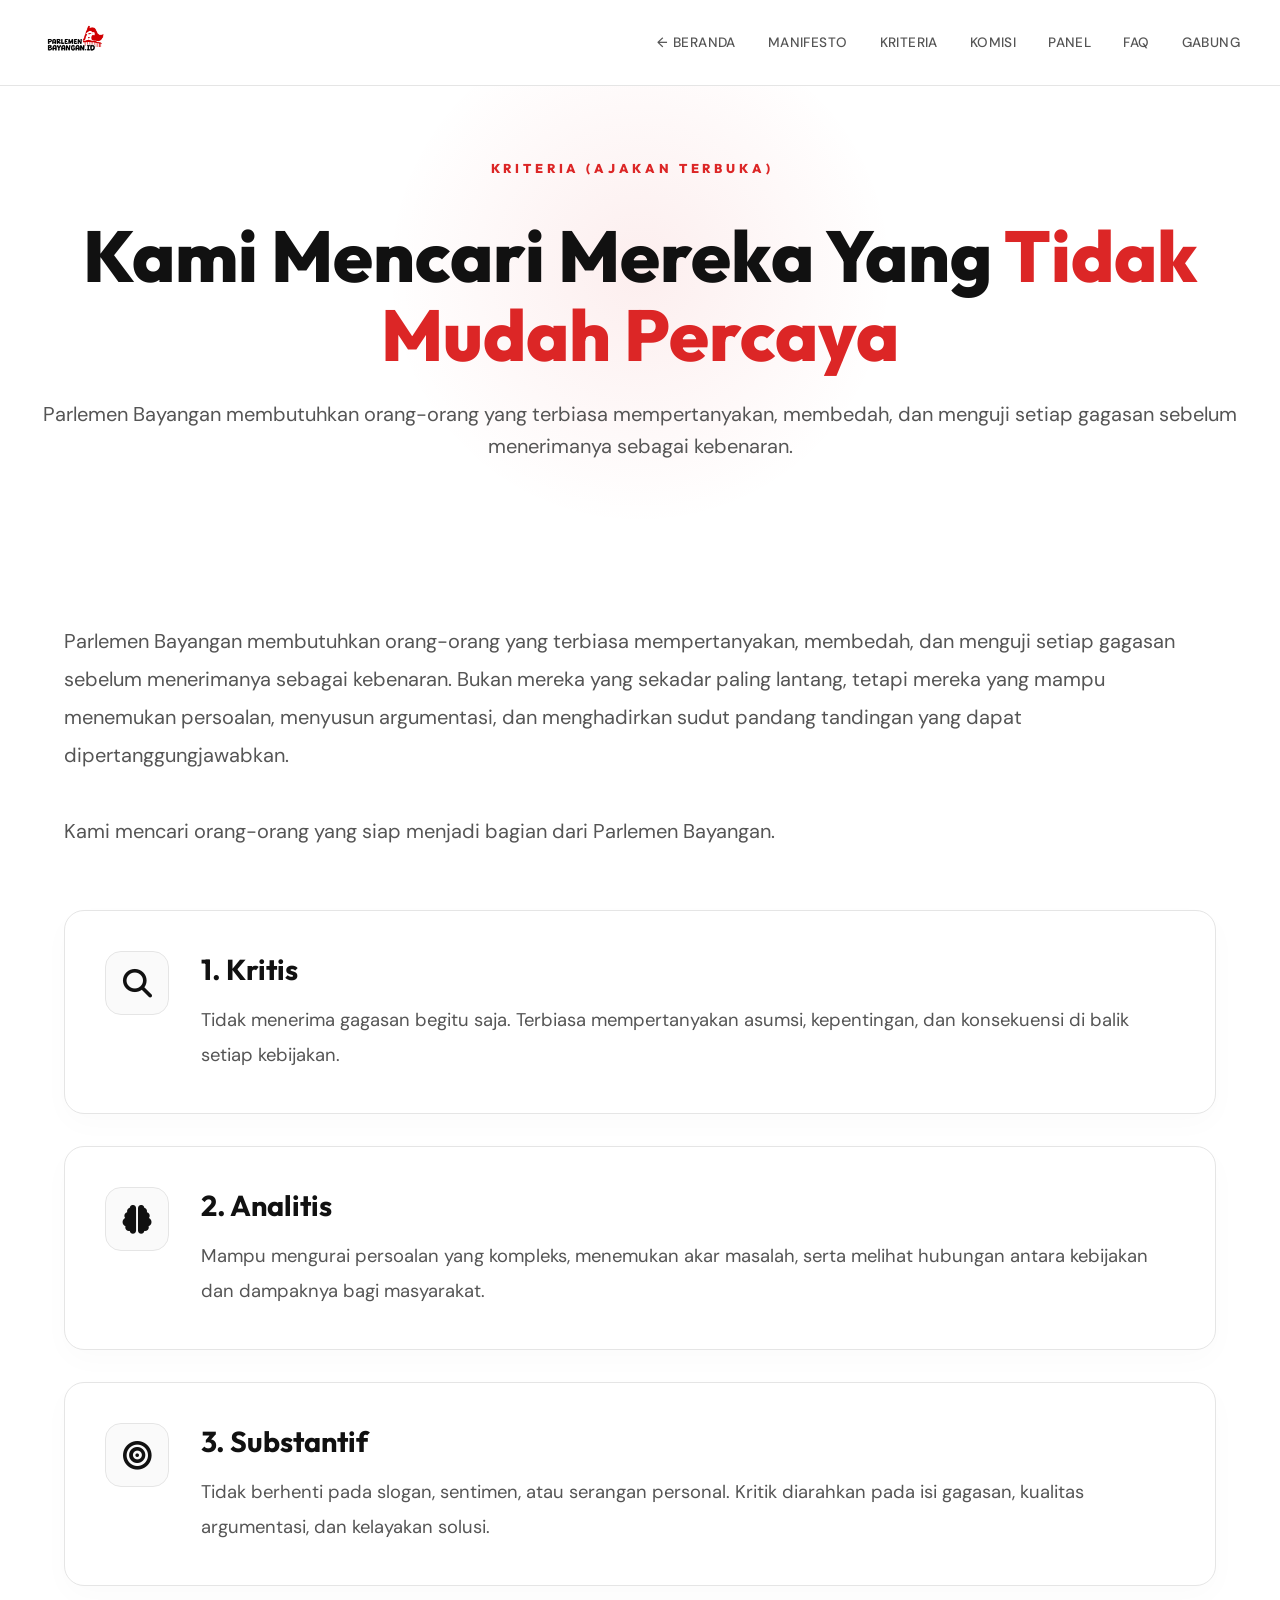
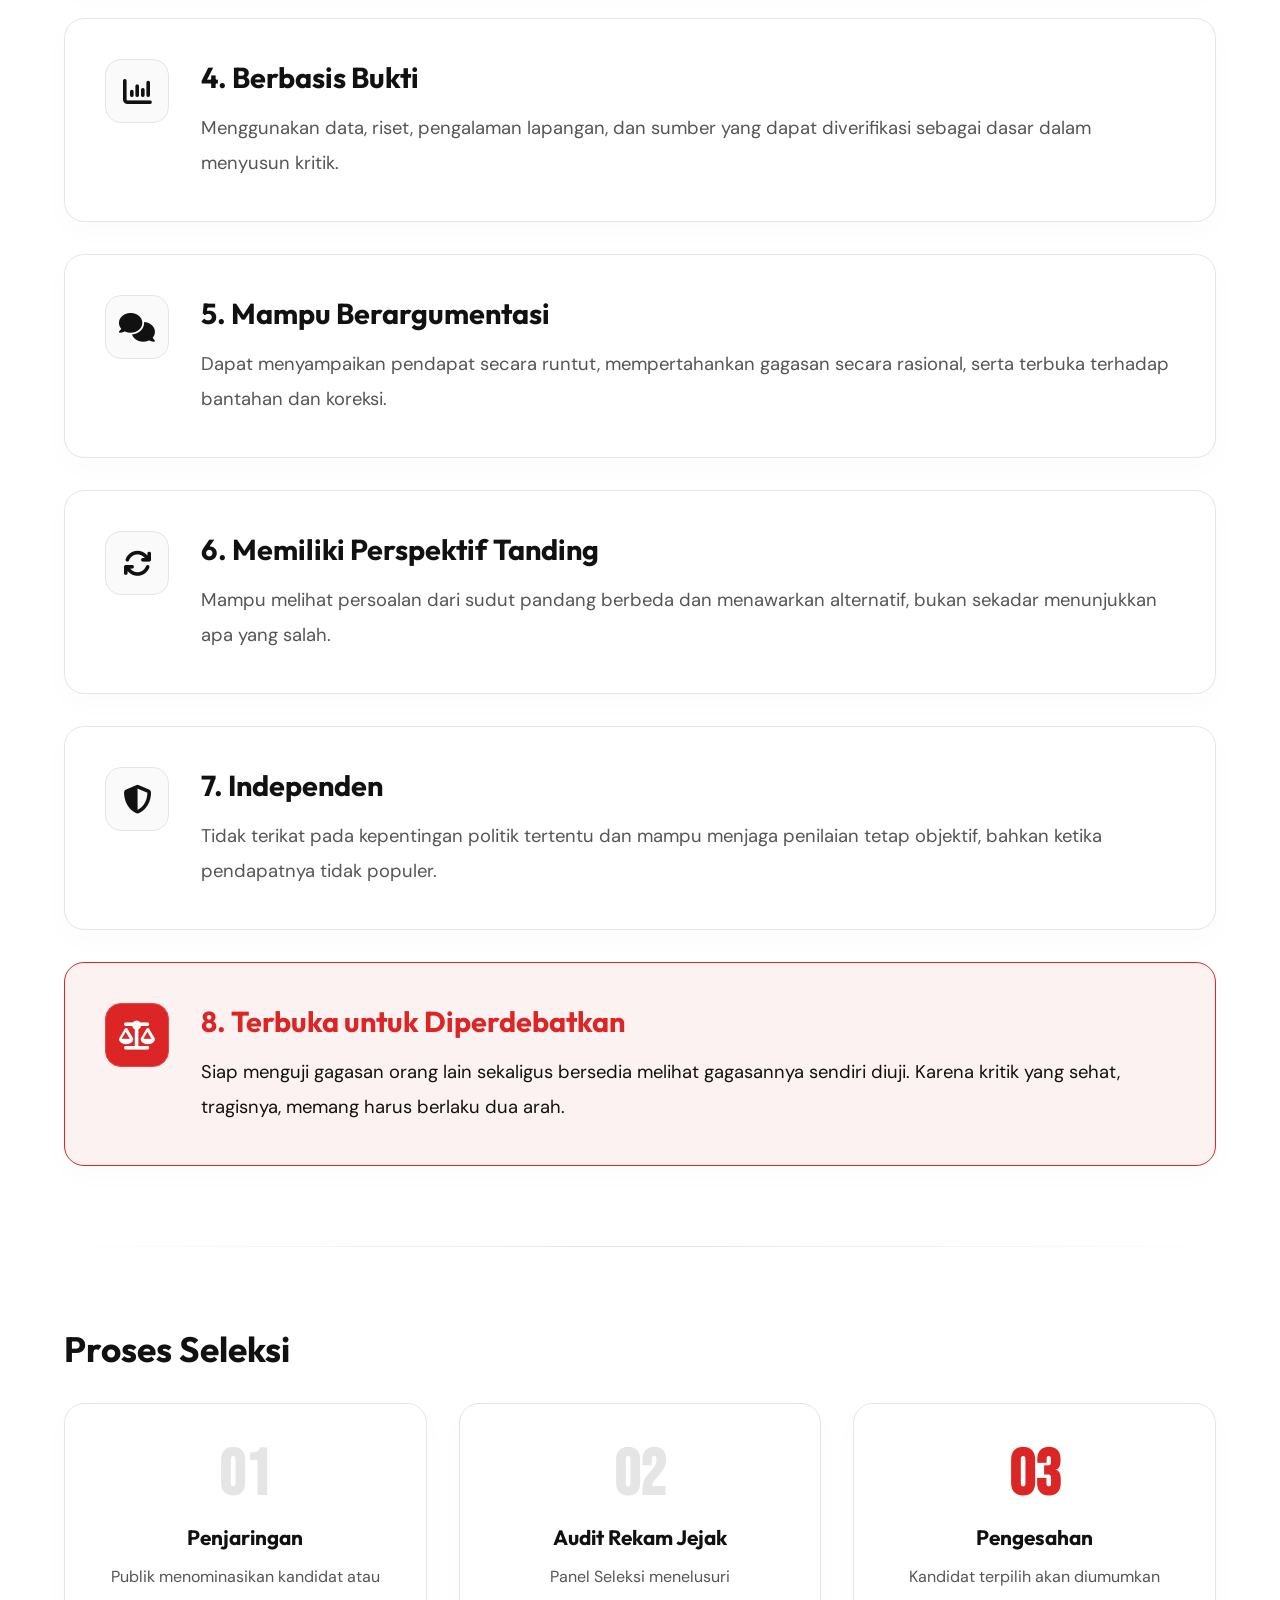
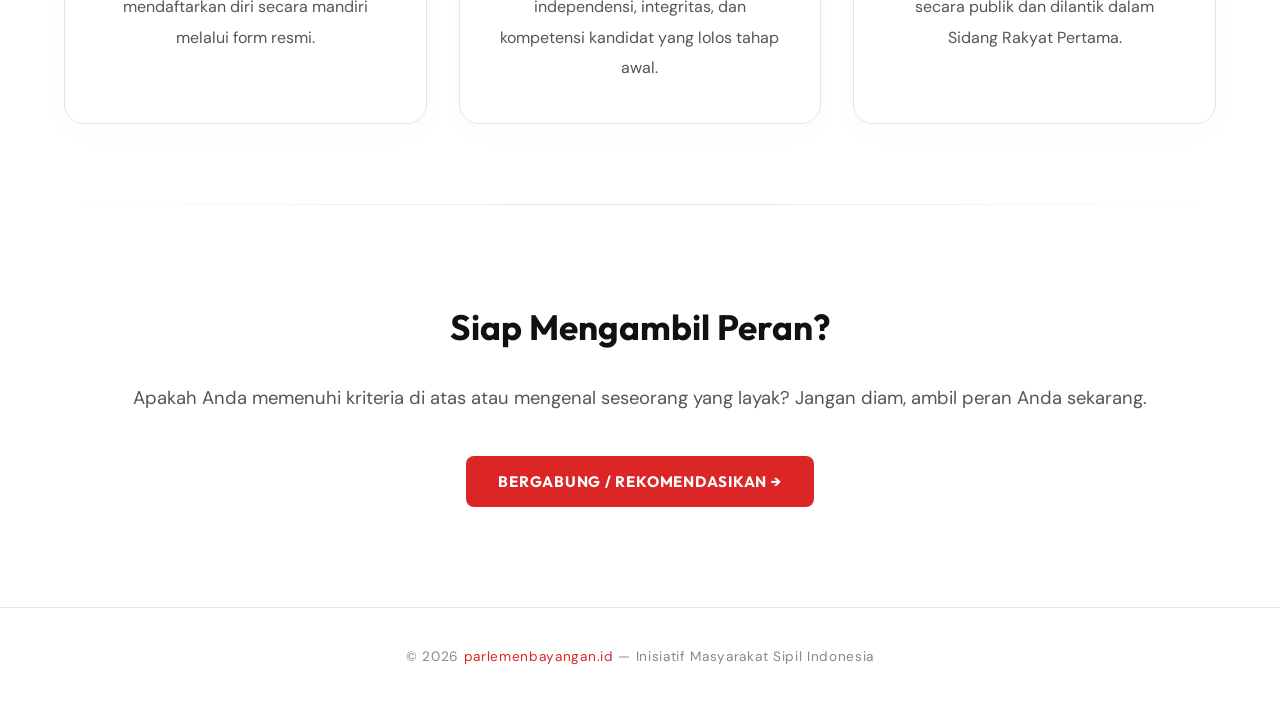
<file: kriteria.html>
<!DOCTYPE html>
<html lang="id">

<head>
  <meta charset="UTF-8">
  <meta name="viewport" content="width=device-width, initial-scale=1.0">
  <title>Kriteria Anggota — Siapa yang Dicari Parlemen Bayangan Indonesia</title>
  <meta name="description"
    content="Pelajari kriteria anggota Parlemen Bayangan Indonesia. Kami mencari individu yang independen, berpengetahuan luas, dan berdedikasi mengawasi kebijakan publik secara kritis.">
  <link rel="canonical" href="https://parlemenbayangan.id/kriteria.html">
  <link rel="alternate" hreflang="id" href="https://parlemenbayangan.id/kriteria.html">
  <link rel="alternate" hreflang="x-default" href="https://parlemenbayangan.id/kriteria.html">
  <meta property="og:type" content="website">
  <meta property="og:url" content="https://parlemenbayangan.id/kriteria.html">
  <meta property="og:title" content="Kriteria Anggota — Siapa yang Dicari Parlemen Bayangan Indonesia">
  <meta property="og:description" content="Pelajari kriteria anggota Parlemen Bayangan Indonesia. Kami mencari individu yang independen, berpengetahuan luas, dan berdedikasi mengawasi kebijakan publik secara kritis.">
  <meta property="og:image" content="https://parlemenbayangan.id/assets/og-image.jpg">
  <meta name="twitter:card" content="summary_large_image">
  <meta name="twitter:title" content="Kriteria Anggota — Parlemen Bayangan Indonesia">
  <meta name="twitter:description" content="Kriteria keanggotaan Parlemen Bayangan Indonesia. Independen, berintegritas, ahli di bidangnya, dan berpihak pada nalar publik.">
  <meta name="twitter:image" content="https://parlemenbayangan.id/assets/og-image.jpg">
  <link rel="apple-touch-icon" sizes="180x180" href="./assets/favicon/apple-touch-icon.png">
  <link rel="icon" type="image/png" sizes="32x32" href="./assets/favicon/favicon-32x32.png">
  <link rel="icon" type="image/png" sizes="16x16" href="./assets/favicon/favicon-16x16.png">
  <link rel="manifest" href="./assets/favicon/site.webmanifest">
  <link rel="shortcut icon" href="./assets/favicon/favicon.ico">
  <link rel="stylesheet" href="https://cdnjs.cloudflare.com/ajax/libs/font-awesome/6.5.1/css/all.min.css">
  <style>
    @import url('https://fonts.googleapis.com/css2?family=Bebas+Neue&family=DM+Sans:ital,wght@0,300;0,400;0,500;0,600;0,700;1,400&family=Outfit:wght@300;400;500;600;700;800;900&display=swap');

    :root {
      --red: #DC2626;
      --red-bright: #EF4444;
      --red-glow: rgba(220, 38, 38, 0.15);
      --red-subtle: rgba(220, 38, 38, 0.06);
      --text-primary: #111111;
      --text-secondary: #555555;
      --text-muted: #888888;
      --bg: #FFFFFF;
      --bg-soft: #FAFAFA;
      --bg-card: #FFFFFF;
      --border: #E5E5E5;
      --border-hover: #D4D4D4;
    }

    * {
      margin: 0;
      padding: 0;
      box-sizing: border-box;
    }

    html {
      scroll-behavior: smooth;
      background: var(--bg);
      color: var(--text-primary);
    }

    body {
      font-family: 'DM Sans', sans-serif;
      background: var(--bg);
      overflow-x: hidden;
      -webkit-font-smoothing: antialiased;
      transition: opacity ease-in 0.2s;
    }

    /* ── NAV ── */
    nav {
      position: fixed;
      top: 0;
      left: 0;
      right: 0;
      z-index: 1000;
      padding: 20px 40px;
      display: flex;
      justify-content: space-between;
      align-items: center;
      backdrop-filter: blur(20px);
      background: rgba(255, 255, 255, 0.85);
      border-bottom: 1px solid var(--border);
      transition: border-bottom-color 0.3s ease;
    }

    .nav-logo {
      display: flex;
      align-items: center;
    }

    .nav-logo img {
      height: 40px;
      width: auto;
    }

    .nav-links {
      display: flex;
      gap: 32px;
      align-items: center;
    }

    .nav-links a {
      color: var(--text-secondary);
      text-decoration: none;
      font-size: 0.85rem;
      font-weight: 500;
      letter-spacing: 0.03em;
      transition: color 0.3s;
      text-transform: uppercase;
    }

    .nav-links a:hover {
      color: var(--red);
    }

    .menu-toggle {
      display: none;
      cursor: pointer;
      background: none;
      border: none;
      color: var(--text-primary);
    }

    .menu-toggle svg {
      width: 24px;
      height: 24px;
    }

    /* ── HERO ── */
    .hero {
      min-height: 100vh;
      display: flex;
      flex-direction: column;
      justify-content: center;
      align-items: center;
      text-align: center;
      padding: 120px 24px 80px;
      position: relative;
      overflow: hidden;
      background: var(--bg);
    }

    .hero::before {
      content: '';
      position: absolute;
      width: 700px;
      height: 700px;
      background: radial-gradient(circle, rgba(220, 38, 38, 0.08) 0%, rgba(220, 38, 38, 0.03) 40%, transparent 70%);
      top: 50%;
      left: 50%;
      transform: translate(-50%, -55%);
      pointer-events: none;
      animation: pulse-glow 5s ease-in-out infinite;
    }

    .hero::after {
      content: '';
      position: absolute;
      bottom: 0;
      left: 0;
      right: 0;
      height: 3px;
      background: linear-gradient(to right, transparent, var(--red), transparent);
      opacity: 0.3;
    }

    @keyframes pulse-glow {

      0%,
      100% {
        opacity: 0.6;
        transform: translate(-50%, -55%) scale(1);
      }

      50% {
        opacity: 1;
        transform: translate(-50%, -55%) scale(1.05);
      }
    }

    .hero-logo-wrap {
      position: relative;
      z-index: 2;
      animation: fadeUp 1s ease-out;
      margin-bottom: 24px;
    }

    .hero-logo-img {
      max-width: 90vw;
      width: 700px;
      height: auto;
    }

    .hero-tagline {
      font-family: 'Outfit', sans-serif;
      font-weight: 400;
      font-size: clamp(1.2rem, 3vw, 1.8rem);
      color: var(--text-secondary);
      letter-spacing: 0.12em;
      text-transform: uppercase;
      position: relative;
      z-index: 2;
      animation: fadeUp 1s ease-out 0.2s both;
      margin-top: 16px;
    }

    .scroll-hint {
      position: absolute;
      bottom: 24px;
      left: 0;
      right: 0;
      display: flex;
      flex-direction: column;
      align-items: center;
      gap: 8px;
      animation: fadeUp 1s ease-out 0.6s both;
      z-index: 2;
    }

    .scroll-hint span {
      font-size: 0.7rem;
      text-transform: uppercase;
      letter-spacing: 0.2em;
      color: var(--text-muted);
    }

    .scroll-line {
      width: 1px;
      height: 40px;
      background: linear-gradient(to bottom, var(--red), transparent);
      animation: scroll-anim 2s ease-in-out infinite;
    }

    @keyframes scroll-anim {

      0%,
      100% {
        opacity: 1;
        transform: scaleY(1);
      }

      50% {
        opacity: 0.3;
        transform: scaleY(0.5);
      }
    }

    /* ── MANIFESTO ── */
    .manifesto {
      padding: 120px 24px;
      max-width: 1200px;
      margin: 0 auto;
      position: relative;
    }

    .section-label {
      font-family: 'Outfit', sans-serif;
      font-weight: 800;
      font-size: 0.8rem;
      letter-spacing: 0.3em;
      text-transform: uppercase;
      color: var(--red);
      margin-bottom: 40px;
      display: flex;
      align-items: center;
      gap: 16px;
    }

    .section-label::after {
      content: '';
      flex: 1;
      height: 1px;
      background: linear-gradient(to right, var(--red-bright), transparent);
    }

    .manifesto h2,
    .cta-section h2,
    .panel-section h2,
    .faq-section h2,
    .register-section h2 {
      font-family: 'Outfit', sans-serif;
      font-weight: 800;
      font-size: clamp(2.2rem, 5vw, 3.8rem);
      line-height: 1.15;
      margin-bottom: 48px;
      letter-spacing: -0.03em;
      color: var(--text-primary);
    }

    .manifesto h2 .highlight,
    .cta-section h2 .highlight,
    .panel-section h2 .highlight,
    .faq-section h2 .highlight {
      color: var(--red);
      position: relative;
    }

    .manifesto-text {
      display: flex;
      flex-direction: column;
      gap: 28px;
    }

    .manifesto-text p {
      font-size: 1.15rem;
      line-height: 1.9;
      color: var(--text-secondary);
      font-weight: 400;
    }

    .manifesto-text p strong {
      color: var(--text-primary);
      font-weight: 600;
    }

    .manifesto-text p em {
      color: var(--red);
      font-style: italic;
    }

    .divider {
      max-width: 1200px;
      margin: 0 auto;
      height: 1px;
      background: linear-gradient(to right, transparent, var(--border), transparent);
    }

    /* ── CTA / KRITERIA SECTION ── */
    .cta-section {
      padding: 120px 24px;
      max-width: 1200px;
      /* Diperlebar untuk menampung 3 kolom */
      margin: 0 auto;
    }

    .cta-section h2 {
      margin-bottom: 24px;
    }

    .cta-intro {
      font-size: 1.15rem;
      line-height: 1.9;
      color: var(--text-secondary);
      margin-bottom: 64px;
      max-width: 1200px;
    }

    .criteria-grid {
      display: grid;
      grid-template-columns: repeat(3, 1fr);
      gap: 28px;
    }

    /* Span kartu ke-7 menjadi anchor card di bagian bawah */
    @media (min-width: 1024px) {
      .criteria-card-premium:nth-child(7) {
        grid-column: 1 / -1;
        display: flex;
        align-items: center;
        gap: 40px;
        padding: 48px 64px;
      }

      .criteria-card-premium:nth-child(7) .icon-box {
        margin-bottom: 0;
        width: 80px;
        height: 80px;
        font-size: 2.5rem;
        flex-shrink: 0;
      }

      .criteria-card-premium:nth-child(7) .card-text-content {
        flex: 1;
      }

      .criteria-card-premium:nth-child(7) h3 {
        font-size: 2rem;
        margin-bottom: 12px;
      }

      .criteria-card-premium:nth-child(7) p {
        font-size: 1.2rem;
      }

      .criteria-card-premium:nth-child(7) .card-bg-number {
        font-size: 18rem;
        right: 50px;
        bottom: -60px;
      }
    }

    @media (max-width: 1023px) {
      .criteria-grid {
        grid-template-columns: repeat(2, 1fr);
      }

      .criteria-card-premium:nth-child(7) {
        grid-column: 1 / -1;
      }
    }

    @media (max-width: 768px) {
      .criteria-grid {
        grid-template-columns: 1fr;
      }
    }

    .criteria-card-premium {
      position: relative;
      background: linear-gradient(145deg, #0f0f0f, #050505);
      border-radius: 24px;
      padding: 40px 32px;
      overflow: hidden;
      transition: all 0.5s cubic-bezier(0.23, 1, 0.32, 1);
      z-index: 1;
      display: flex;
      flex-direction: column;
      height: 100%;
      border: 1px solid rgba(255, 255, 255, 0.06);
      box-shadow: inset 0 0 0 1px rgba(255, 255, 255, 0.02), 0 10px 30px rgba(0, 0, 0, 0.1);
    }

    /* Overlay Grid Taktis */
    .criteria-card-premium::after {
      content: '';
      position: absolute;
      inset: 0;
      background-image:
        linear-gradient(rgba(255, 255, 255, 0.03) 1px, transparent 1px),
        linear-gradient(90deg, rgba(255, 255, 255, 0.03) 1px, transparent 1px);
      background-size: 24px 24px;
      opacity: 0;
      transition: opacity 0.5s ease;
      z-index: -1;
    }

    /* Pendaran Merah dari Sudut */
    .criteria-card-premium::before {
      content: '';
      position: absolute;
      inset: 0;
      background: radial-gradient(circle at top right, rgba(220, 38, 38, 0.2) 0%, transparent 60%);
      opacity: 0;
      transition: opacity 0.5s ease;
      z-index: -1;
    }

    .criteria-card-premium:hover::before,
    .criteria-card-premium:hover::after {
      opacity: 1;
    }

    .criteria-card-premium:hover {
      transform: translateY(-8px) scale(1.02);
      border-color: rgba(220, 38, 38, 0.4);
      box-shadow: 0 24px 48px rgba(0, 0, 0, 0.3), 0 0 40px rgba(220, 38, 38, 0.15);
    }

    /* Hollow Neon Number (Outline Tembus Pandang) */
    .card-bg-number {
      position: absolute;
      bottom: -24px;
      right: -16px;
      font-family: 'Bebas Neue', sans-serif;
      font-size: 9rem;
      color: transparent;
      -webkit-text-stroke: 1px rgba(255, 255, 255, 0.06);
      line-height: 1;
      z-index: -1;
      transition: all 0.6s cubic-bezier(0.23, 1, 0.32, 1);
      pointer-events: none;
    }

    .criteria-card-premium:hover .card-bg-number {
      -webkit-text-stroke: 2px rgba(220, 38, 38, 0.2);
      color: rgba(220, 38, 38, 0.04);
      transform: scale(1.1) translate(-10px, -10px);
    }

    /* Glassmorphism Icon Box */
    .icon-box {
      width: 64px;
      height: 64px;
      border-radius: 16px;
      background: linear-gradient(135deg, rgba(255, 255, 255, 0.08), rgba(255, 255, 255, 0.01));
      backdrop-filter: blur(8px);
      border: 1px solid rgba(255, 255, 255, 0.1);
      display: flex;
      align-items: center;
      justify-content: center;
      font-size: 1.8rem;
      margin-bottom: 24px;
      position: relative;
      transition: all 0.5s cubic-bezier(0.23, 1, 0.32, 1);
      color: var(--red-bright);
    }

    .criteria-card-premium:hover .icon-box {
      background: var(--red);
      border-color: var(--red-bright);
      box-shadow: 0 10px 24px rgba(220, 38, 38, 0.5), inset 0 0 12px rgba(255, 255, 255, 0.3);
      transform: scale(1.15) rotate(-8deg);
      color: #ffffff;
    }

    .card-text-content {
      flex: 1;
      display: flex;
      flex-direction: column;
    }

    .criteria-card-premium h3 {
      font-family: 'Outfit', sans-serif;
      font-weight: 800;
      font-size: 1.4rem;
      color: #FFFFFF;
      margin-bottom: 12px;
      letter-spacing: 0.02em;
      transition: color 0.3s;
    }

    .criteria-card-premium:hover h3 {
      color: var(--red-bright);
    }

    .criteria-card-premium p {
      color: #A0A0A0;
      font-size: 1.05rem;
      line-height: 1.7;
      font-weight: 300;
      margin: 0;
    }

    /* Garis Pendar Menyamping (Side Glow) */
    .card-hover-border {
      position: absolute;
      top: 0;
      left: 0;
      bottom: 0;
      width: 4px;
      background: linear-gradient(180deg, var(--red-bright), var(--red), transparent);
      transform: scaleY(0);
      transform-origin: top;
      transition: transform 0.5s cubic-bezier(0.23, 1, 0.32, 1);
    }

    .criteria-card-premium:hover .card-hover-border {
      transform: scaleY(1);
    }

    /* ── REDESIGNED KOMISI (FORMASI) SECTION ── */
    .formasi-section {
      padding: 140px 24px;
      max-width: 1200px;
      /* Expanded for Bento Layout */
      margin: 0 auto;
    }

    .formasi-header-wrap {
      max-width: 1200px;
      margin: 0 auto 64px auto;
      text-align: center;
      display: flex;
      flex-direction: column;
      align-items: center;
    }

    .formasi-header-wrap .section-label {
      justify-content: center;
      width: 100%;
    }

    .formasi-header-wrap .section-label::before {
      content: '';
      flex: 1;
      max-width: 80px;
      height: 1px;
      background: linear-gradient(to left, var(--red-bright), transparent);
    }

    .formasi-header-wrap .section-label::after {
      content: '';
      flex: 1;
      max-width: 80px;
      height: 1px;
      background: linear-gradient(to right, var(--red-bright), transparent);
    }

    .formasi-header-wrap h2 {
      font-family: 'Outfit', sans-serif;
      font-weight: 800;
      font-size: clamp(2.2rem, 5vw, 3.8rem);
      line-height: 1.15;
      margin-bottom: 24px;
      letter-spacing: -0.03em;
      color: var(--text-primary);
    }

    .formasi-header-wrap h2 .highlight {
      color: var(--red);
    }

    .formasi-intro {
      font-size: 1.15rem;
      line-height: 1.9;
      color: var(--text-secondary);
    }

    /* Modern Bento Grid Layout */
    .formasi-grid {
      display: grid;
      grid-template-columns: repeat(2, 1fr);
      gap: 32px;
    }

    /* Span the last card (Komisi V) to anchor the bottom elegantly */
    .formasi-grid>.formasi-card:nth-child(5) {
      grid-column: 1 / -1;
    }

    .formasi-card {
      background: #FFFFFF;
      border: 1px solid rgba(0, 0, 0, 0.06);
      border-radius: 24px;
      padding: 48px 40px;
      display: flex;
      flex-direction: column;
      position: relative;
      overflow: hidden;
      box-shadow: 0 10px 30px rgba(0, 0, 0, 0.02);
      transition: all 0.5s cubic-bezier(0.16, 1, 0.3, 1);
      z-index: 1;
    }

    /* Radar Sweep Surveillance Animation on Hover */
    .formasi-card::after {
      content: '';
      position: absolute;
      top: 0;
      left: 0;
      right: 0;
      height: 150%;
      background: linear-gradient(to bottom, transparent, rgba(220, 38, 38, 0.05), transparent);
      transform: translateY(-100%);
      pointer-events: none;
      z-index: 2;
    }

    .formasi-card:hover {
      transform: translateY(-8px);
      border-color: rgba(220, 38, 38, 0.2);
      box-shadow: 0 24px 60px rgba(220, 38, 38, 0.08), 0 8px 24px rgba(0, 0, 0, 0.04);
    }

    .formasi-card:hover::after {
      animation: radarSweep 2s linear infinite;
    }

    @keyframes radarSweep {
      0% {
        transform: translateY(-100%);
      }

      100% {
        transform: translateY(100%);
      }
    }

    /* Giant Watermark Roman Numerals */
    .formasi-num-watermark {
      position: absolute;
      right: -10px;
      bottom: -30px;
      font-family: 'Bebas Neue', sans-serif;
      font-size: 18rem;
      color: var(--text-primary);
      opacity: 0.02;
      line-height: 0.8;
      z-index: -1;
      transition: all 0.7s cubic-bezier(0.16, 1, 0.3, 1);
      pointer-events: none;
    }

    .formasi-card:hover .formasi-num-watermark {
      color: var(--red);
      opacity: 0.06;
      transform: scale(1.05) translate(-10px, -10px);
    }

    .komisi-top-accent {
      width: 48px;
      height: 4px;
      background: linear-gradient(90deg, var(--red), var(--red-bright));
      border-radius: 2px;
      margin-bottom: 24px;
      transition: width 0.5s cubic-bezier(0.16, 1, 0.3, 1);
    }

    .formasi-card:hover .komisi-top-accent {
      width: 120px;
    }

    .komisi-title {
      font-family: 'Outfit', sans-serif;
      font-weight: 800;
      font-size: 1.7rem;
      letter-spacing: -0.02em;
      color: var(--text-primary);
      line-height: 1.25;
      margin-bottom: 40px;
      max-width: 90%;
    }

    .komisi-details-group {
      display: flex;
      flex-direction: column;
      gap: 20px;
      margin-top: auto;
      /* Push details to the bottom */
    }

    /* Sleek Folder-like Detail Boxes */
    .komisi-detail-box {
      background: var(--bg-soft);
      border-left: 3px solid var(--border);
      padding: 18px 24px;
      border-radius: 0 16px 16px 0;
      transition: all 0.4s ease;
    }

    .formasi-card:hover .komisi-detail-box {
      border-left-color: var(--red);
      background: var(--red-subtle);
    }

    .komisi-detail-label {
      font-family: 'Outfit', sans-serif;
      font-size: 0.8rem;
      font-weight: 800;
      color: var(--text-muted);
      text-transform: uppercase;
      letter-spacing: 0.15em;
      margin-bottom: 8px;
      display: flex;
      align-items: center;
      gap: 8px;
      transition: color 0.3s;
    }

    .formasi-card:hover .komisi-detail-label {
      color: var(--red);
    }

    .komisi-detail-text {
      font-size: 1.05rem;
      line-height: 1.7;
      color: var(--text-secondary);
      font-weight: 400;
    }

    .komisi-detail-text strong {
      color: var(--text-primary);
      font-weight: 700;
    }

    /* ── PANEL SELEKSI ── */
    .panel-section {
      padding: 120px 24px;
      max-width: 1200px;
      margin: 0 auto;
    }

    .panel-section h2 {
      margin-bottom: 24px;
    }

    .panel-intro {
      font-size: 1.15rem;
      line-height: 1.9;
      color: var(--text-secondary);
      margin-bottom: 64px;
      max-width: 1200px;
    }

    .panel-grid {
      display: grid;
      grid-template-columns: repeat(auto-fit, minmax(320px, 1fr));
      gap: 24px;
    }

    .panel-card {
      background: #0A0A0A;
      border: 1px solid #222;
      border-radius: 20px;
      padding: 40px 32px;
      display: flex;
      flex-direction: column;
      align-items: center;
      text-align: center;
      gap: 20px;
      position: relative;
      overflow: hidden;
      transition: all 0.4s cubic-bezier(0.16, 1, 0.3, 1);
    }

    .panel-card::before {
      content: '';
      position: absolute;
      top: 0;
      left: 0;
      right: 0;
      bottom: 0;
      background: radial-gradient(circle at top, rgba(220, 38, 38, 0.1), transparent 60%);
      opacity: 0;
      transition: opacity 0.5s;
      pointer-events: none;
    }

    .panel-card:hover {
      border-color: var(--red);
      transform: translateY(-8px);
      box-shadow: 0 20px 60px rgba(220, 38, 38, 0.15);
    }

    .panel-card:hover::before {
      opacity: 1;
    }

    .panel-photo {
      width: 140px;
      height: 140px;
      border-radius: 50%;
      object-fit: cover;
      border: 3px solid #222;
      transition: border-color 0.4s, transform 0.5s;
      position: relative;
      z-index: 2;
    }

    .panel-card:hover .panel-photo {
      border-color: var(--red);
      transform: scale(1.05);
    }

    .panel-card h3 {
      font-family: 'Outfit', sans-serif;
      font-weight: 700;
      font-size: 1.25rem;
      color: #FFF;
      letter-spacing: -0.01em;
      line-height: 1.3;
      position: relative;
      z-index: 2;
      transition: color 0.3s;
    }

    .panel-card:hover h3 {
      color: var(--red-bright);
    }

    .panel-card .panel-roles {
      display: flex;
      flex-direction: column;
      gap: 8px;
      position: relative;
      z-index: 2;
    }

    .panel-card .panel-role {
      background: rgba(255, 255, 255, 0.03);
      border: 1px solid rgba(255, 255, 255, 0.08);
      border-radius: 100px;
      padding: 6px 16px;
      font-size: 0.85rem;
      line-height: 1.4;
      color: #AAA;
      transition: all 0.3s;
    }

    .panel-card .panel-role:first-child {
      border-color: rgba(220, 38, 38, 0.3);
      color: var(--red-bright);
      background: rgba(220, 38, 38, 0.05);
    }

    /* ── FAQ SECTION ── */
    .faq-section {
      padding: 140px 24px;
      max-width: 1200px;
      margin: 0 auto;
    }

    .faq-section h2 {
      margin-bottom: 48px;
    }

    .faq-list {
      display: flex;
      flex-direction: column;
      gap: 20px;
    }

    .faq-item {
      background: var(--bg-card);
      border: 1px solid var(--border);
      border-radius: 20px;
      overflow: hidden;
      position: relative;
      transition: all 0.4s cubic-bezier(0.16, 1, 0.3, 1);
      box-shadow: 0 4px 12px rgba(0, 0, 0, 0.02);
    }

    .faq-item::before {
      content: '';
      position: absolute;
      left: 0;
      top: 0;
      bottom: 0;
      width: 4px;
      background: transparent;
      transition: background 0.4s;
    }

    .faq-item:hover {
      border-color: var(--border-hover);
      box-shadow: 0 10px 30px rgba(0, 0, 0, 0.06);
    }

    .faq-item.active {
      border-color: var(--red-bright);
      box-shadow: 0 16px 40px rgba(220, 38, 38, 0.08);
      background: #FFFFFF;
    }

    .faq-item.active::before {
      background: var(--red);
    }

    .faq-question {
      width: 100%;
      background: none;
      border: none;
      padding: 28px 32px;
      display: flex;
      align-items: center;
      gap: 24px;
      cursor: pointer;
      text-align: left;
      transition: padding 0.3s;
    }

    .faq-num {
      font-family: 'Bebas Neue', sans-serif;
      font-size: 2.2rem;
      color: var(--border-hover);
      line-height: 1;
      transition: color 0.4s;
      min-width: 40px;
    }

    .faq-item.active .faq-num {
      color: var(--red);
    }

    .faq-text {
      flex: 1;
      font-family: 'Outfit', sans-serif;
      font-weight: 700;
      font-size: 1.25rem;
      color: var(--text-primary);
      letter-spacing: -0.01em;
      line-height: 1.4;
      transition: color 0.3s;
    }

    .faq-question:hover .faq-text {
      color: var(--red);
    }

    .faq-icon {
      flex-shrink: 0;
      width: 40px;
      height: 40px;
      border-radius: 50%;
      background: var(--bg-soft);
      display: flex;
      align-items: center;
      justify-content: center;
      font-size: 1.5rem;
      font-weight: 300;
      color: var(--text-secondary);
      transition: all 0.5s cubic-bezier(0.16, 1, 0.3, 1);
    }

    .faq-item:hover .faq-icon {
      background: var(--border);
    }

    .faq-item.active .faq-icon {
      background: var(--red);
      color: #FFFFFF;
      transform: rotate(135deg);
      /* Turns '+' into 'x' */
    }

    .faq-answer {
      max-height: 0;
      overflow: hidden;
      transition: max-height 0.5s cubic-bezier(0.16, 1, 0.3, 1);
    }

    .faq-answer-inner {
      padding: 0 32px 32px 96px;
      /* Align text with the question title, skipping number */
      font-size: 1.1rem;
      line-height: 1.85;
      color: var(--text-secondary);
    }

    @media (max-width: 768px) {
      .faq-answer-inner {
        padding: 0 24px 24px 24px;
      }

      .faq-question {
        padding: 24px;
        gap: 16px;
      }

      .faq-num {
        font-size: 1.8rem;
        min-width: 30px;
      }

      .faq-text {
        font-size: 1.1rem;
      }
    }

    .faq-answer-inner strong {
      color: var(--text-primary);
      font-weight: 600;
    }

    .faq-answer-inner em {
      color: var(--red);
      font-style: italic;
    }

    .faq-bullets {
      margin: 16px 0;
      padding-left: 0;
      list-style: none;
    }

    .faq-bullets li {
      padding: 6px 0 6px 24px;
      position: relative;
      font-size: 1.05rem;
      line-height: 1.7;
    }

    .faq-bullets li::before {
      content: '';
      position: absolute;
      left: 0;
      top: 15px;
      width: 8px;
      height: 8px;
      border-radius: 50%;
      background: var(--red);
      opacity: 0.8;
    }

    /* ── REGISTRATION & FOOTER ── */
    .register-section {
      padding: 0 24px 120px;
      max-width: 1200px;
      margin: 0 auto;
    }

    .register-section h2 {
      margin-bottom: 16px;
    }

    .register-grid {
      display: grid;
      grid-template-columns: repeat(auto-fit, minmax(320px, 1fr));
      gap: 24px;
    }

    .register-card {
      background: var(--bg-card);
      border: 1px solid var(--border);
      border-radius: 20px;
      padding: 40px 32px;
      display: flex;
      flex-direction: column;
      gap: 20px;
      transition: all 0.4s cubic-bezier(0.16, 1, 0.3, 1);
    }

    .register-card:hover {
      border-color: var(--red-bright);
      box-shadow: 0 20px 60px rgba(220, 38, 38, 0.1), 0 8px 24px rgba(0, 0, 0, 0.06);
    }

    .register-card .card-number {
      font-family: 'Bebas Neue', sans-serif;
      font-size: 3.5rem;
      color: var(--red);
      line-height: 1;
      opacity: 0.4;
    }

    .register-card h3 {
      font-family: 'Outfit', sans-serif;
      font-weight: 700;
      font-size: 1.4rem;
      letter-spacing: -0.01em;
      color: var(--text-primary);
    }

    .register-card p {
      font-size: 1.05rem;
      line-height: 1.7;
      color: var(--text-secondary);
      flex: 1;
    }

    .btn-primary {
      display: inline-flex;
      align-items: center;
      justify-content: center;
      gap: 10px;
      background: var(--red);
      color: #FFFFFF;
      text-decoration: none;
      font-family: 'Outfit', sans-serif;
      font-weight: 700;
      font-size: 0.95rem;
      letter-spacing: 0.05em;
      text-transform: uppercase;
      padding: 18px 32px;
      border-radius: 12px;
      border: none;
      cursor: pointer;
      transition: all 0.3s;
      width: 100%;
    }

    .btn-primary:hover {
      background: var(--red-bright);
      box-shadow: 0 8px 32px var(--red-glow);
      transform: translateY(-2px);
    }

    .btn-outline {
      display: inline-flex;
      align-items: center;
      justify-content: center;
      gap: 10px;
      background: transparent;
      color: var(--text-primary);
      text-decoration: none;
      font-family: 'Outfit', sans-serif;
      font-weight: 600;
      font-size: 0.95rem;
      letter-spacing: 0.05em;
      text-transform: uppercase;
      padding: 18px 32px;
      border-radius: 12px;
      border: 1px solid var(--border);
      cursor: pointer;
      transition: all 0.3s;
      width: 100%;
    }

    .btn-outline:hover {
      border-color: var(--red);
      color: var(--red);
      transform: translateY(-2px);
    }

    .closing {
      padding: 100px 24px;
      text-align: center;
      position: relative;
      overflow: hidden;
      background: var(--bg-soft);
    }

    .closing::before {
      content: '';
      position: absolute;
      inset: 0;
      background: radial-gradient(ellipse at center, rgba(220, 38, 38, 0.04) 0%, transparent 70%);
      pointer-events: none;
    }

    .closing p {
      font-family: 'Outfit', sans-serif;
      font-weight: 700;
      font-size: clamp(1.6rem, 4vw, 2.4rem);
      line-height: 1.4;
      max-width: 1200px;
      margin: 0 auto;
      letter-spacing: -0.02em;
      position: relative;
      z-index: 2;
      color: var(--text-primary);
    }

    .closing p span {
      color: var(--red);
    }

    footer {
      padding: 40px 24px;
      text-align: center;
      border-top: 1px solid var(--border);
    }

    footer p {
      font-size: 0.85rem;
      color: var(--text-muted);
      letter-spacing: 0.05em;
    }

    footer a {
      color: var(--red);
      text-decoration: none;
    }

    /* ── ANIMATIONS & RESPONSIVE ── */
    @keyframes fadeUp {
      from {
        opacity: 0;
        transform: translateY(30px);
      }

      to {
        opacity: 1;
        transform: translateY(0);
      }
    }

    .reveal {
      opacity: 0;
      transform: translateY(40px);
      transition: all 0.8s cubic-bezier(0.16, 1, 0.3, 1);
    }

    .reveal.visible {
      opacity: 1;
      transform: translateY(0);
    }

    @media (max-width: 900px) {
      .formasi-grid {
        grid-template-columns: 1fr;
      }

      .formasi-card {
        padding: 40px 24px;
      }

      .komisi-title {
        font-size: 1.5rem;
      }

      .formasi-num-watermark {
        font-size: 14rem;
        right: -10px;
        bottom: -20px;
      }
    }

    @media (max-width: 768px) {
      nav {
        padding: 16px 20px;
        flex-wrap: wrap;
      }

      .menu-toggle {
        display: block;
      }

      .nav-links {
        display: none;
        width: 100%;
        flex-direction: column;
        align-items: flex-start;
        padding-top: 16px;
        gap: 16px;
      }

      .nav-links.active {
        display: flex;
      }

      .hero {
        padding: 100px 20px 60px;
      }

      .manifesto,
      .cta-section,
      .formasi-section,
      .register-section,
      .faq-section,
      .panel-section {
        padding-left: 20px;
        padding-right: 20px;
      }

      .criteria-grid,
      .register-grid,
      .panel-grid {
        grid-template-columns: 1fr;
      }
    }
  
    /* --- NEW PAGES EXTRA STYLES --- */
    .page-hero {
      min-height: 60vh;
      display: flex;
      flex-direction: column;
      justify-content: center;
      align-items: center;
      text-align: center;
      padding: 160px 24px 80px;
      position: relative;
      background: var(--bg);
    }
    .page-hero::before {
      content: '';
      position: absolute;
      width: 600px;
      height: 600px;
      background: radial-gradient(circle, rgba(220, 38, 38, 0.08) 0%, transparent 60%);
      top: 50%;
      left: 50%;
      transform: translate(-50%, -50%);
      pointer-events: none;
    }
    .page-hero h1 {
      font-family: 'Outfit', sans-serif;
      font-weight: 800;
      font-size: clamp(3rem, 6vw, 4.5rem);
      line-height: 1.1;
      margin-bottom: 24px;
      color: var(--text-primary);
      position: relative;
      z-index: 2;
    }
    .page-hero h1 .highlight { color: var(--red); }
    .page-hero p {
      font-size: 1.25rem;
      color: var(--text-secondary);
      max-width: 1200px;
      line-height: 1.6;
      position: relative;
      z-index: 2;
    }
    
    .content-section {
      padding: 80px 24px;
      max-width: 1200px;
      margin: 0 auto;
    }
    .content-section h2 {
      font-family: 'Outfit', sans-serif;
      font-weight: 700;
      font-size: 2.2rem;
      margin-bottom: 32px;
      color: var(--text-primary);
    }
    .editorial-text {
      font-size: 1.15rem;
      line-height: 1.9;
      color: var(--text-secondary);
    }
    .editorial-text p { margin-bottom: 24px; }
    
    /* Timeline */
    .timeline {
      position: relative;
      max-width: 1200px;
      margin: 60px auto;
      padding: 20px 0;
    }
    .timeline::before {
      content: '';
      position: absolute;
      width: 4px;
      background: var(--border);
      top: 0;
      bottom: 0;
      left: 50%;
      margin-left: -2px;
    }
    .timeline-item {
      padding: 20px 40px;
      position: relative;
      width: 50%;
    }
    .timeline-item:nth-child(odd) { left: 0; text-align: right; }
    .timeline-item:nth-child(even) { left: 50%; }
    .timeline-item::after {
      content: '';
      position: absolute;
      width: 20px;
      height: 20px;
      background: var(--bg);
      border: 4px solid var(--red);
      border-radius: 50%;
      top: 24px;
    }
    .timeline-item:nth-child(odd)::after { right: -10px; }
    .timeline-item:nth-child(even)::after { left: -10px; }
    .timeline-content h3 { font-family: 'Outfit', sans-serif; font-size: 1.4rem; margin-bottom: 8px; color: var(--text-primary); }
    .timeline-content p { font-size: 1rem; color: var(--text-secondary); line-height: 1.6; }
    
    @media (max-width: 768px) {
      .timeline::before { left: 20px; }
      .timeline-item { width: 100%; padding-left: 60px; padding-right: 20px; text-align: left !important; left: 0 !important; }
      .timeline-item::after { left: 10px !important; right: auto !important; }
    }
    
    .light-card {
      background: var(--bg-card);
      border: 1px solid var(--border);
      border-radius: 20px;
      padding: 40px;
      box-shadow: 0 10px 30px rgba(0,0,0,0.02);
      transition: all 0.3s;
    }
    .light-card:hover { border-color: var(--red); box-shadow: 0 15px 40px rgba(220,38,38,0.08); transform: translateY(-5px); }
    
    .grid-2 { display: grid; grid-template-columns: 1fr 1fr; gap: 32px; }
    .grid-3 { display: grid; grid-template-columns: repeat(auto-fit, minmax(280px, 1fr)); gap: 32px; }
    
    @media (max-width: 768px) {
      .grid-2, .grid-3 { grid-template-columns: 1fr; }
    }

</style>
  <script type="application/ld+json">
  {
    "@context": "https://schema.org",
    "@type": "WebPage",
    "name": "Kriteria Anggota — Siapa yang Dicari Parlemen Bayangan Indonesia",
    "url": "https://parlemenbayangan.id/kriteria.html",
    "description": "Pelajari kriteria anggota Parlemen Bayangan Indonesia. Kami mencari individu yang independen, berpengetahuan luas, dan berdedikasi mengawasi kebijakan publik secara kritis.",
    "inLanguage": "id",
    "isPartOf": {
      "@type": "WebSite",
      "@id": "https://parlemenbayangan.id/#website",
      "url": "https://parlemenbayangan.id"
    }
  }
  </script>
</head>
<body>
<nav id="navbar">
    <div class="nav-logo">
      <a href="./index.html"><img src="./assets/logo/logo-screen-transparent.png" alt="Logo Parlemen Bayangan"></a>
    </div>
    <button class="menu-toggle" aria-label="Toggle Menu">
      <svg viewBox="0 0 24 24" fill="none" stroke="currentColor" stroke-width="2" stroke-linecap="round"
        stroke-linejoin="round">
        <line x1="3" y1="12" x2="21" y2="12"></line>
        <line x1="3" y1="6" x2="21" y2="6"></line>
        <line x1="3" y1="18" x2="21" y2="18"></line>
      </svg>
    </button>
    <div class="nav-links">
      <a href="./index.html">← Beranda</a>
      <a href="./manifesto.html">Manifesto</a>
      <a href="./kriteria.html">Kriteria</a>
      <a href="./komisi.html">Komisi</a>
      <a href="./panel.html">Panel</a>
      <a href="./faq.html">FAQ</a>
      <a href="./gabung.html">Gabung</a>
    </div>
  </nav>

  <section class="page-hero">
    <div class="section-label reveal">Kriteria (Ajakan Terbuka)</div>
    <h1 class="reveal">Kami Mencari Mereka Yang <span class="highlight">Tidak Mudah Percaya</span></h1>
    <p class="reveal">Parlemen Bayangan membutuhkan orang-orang yang terbiasa mempertanyakan, membedah, dan menguji setiap gagasan sebelum menerimanya sebagai kebenaran.</p>
  </section>
  
  <section class="content-section">
    <p class="editorial-text reveal" style="margin-bottom: 60px; font-size: 1.25rem;">Parlemen Bayangan membutuhkan orang-orang yang terbiasa mempertanyakan, membedah, dan menguji setiap gagasan sebelum menerimanya sebagai kebenaran. Bukan mereka yang sekadar paling lantang, tetapi mereka yang mampu menemukan persoalan, menyusun argumentasi, dan menghadirkan sudut pandang tandingan yang dapat dipertanggungjawabkan.<br><br>Kami mencari orang-orang yang siap menjadi bagian dari Parlemen Bayangan.</p>
    
    <div class="criteria-grid" style="display: flex; flex-direction: column; gap: 32px;">
      <!-- Criteria 1 -->
      <div class="light-card reveal" style="display: flex; gap: 32px; align-items: flex-start;">
        <div class="icon-box" style="background: var(--bg-soft); color: var(--text-primary); border-color: var(--border); flex-shrink: 0; box-shadow: none;"><i class="fa-solid fa-magnifying-glass"></i></div>
        <div>
          <h3 style="font-family: 'Outfit'; font-size: 1.8rem; margin-bottom: 16px;">1. Kritis</h3>
          <p class="editorial-text">Tidak menerima gagasan begitu saja. Terbiasa mempertanyakan asumsi, kepentingan, dan konsekuensi di balik setiap kebijakan.</p>
        </div>
      </div>
      
      <!-- Criteria 2 -->
      <div class="light-card reveal" style="display: flex; gap: 32px; align-items: flex-start;">
        <div class="icon-box" style="background: var(--bg-soft); color: var(--text-primary); border-color: var(--border); flex-shrink: 0; box-shadow: none;"><i class="fa-solid fa-brain"></i></div>
        <div>
          <h3 style="font-family: 'Outfit'; font-size: 1.8rem; margin-bottom: 16px;">2. Analitis</h3>
          <p class="editorial-text">Mampu mengurai persoalan yang kompleks, menemukan akar masalah, serta melihat hubungan antara kebijakan dan dampaknya bagi masyarakat.</p>
        </div>
      </div>
      
      <!-- Criteria 3 -->
      <div class="light-card reveal" style="display: flex; gap: 32px; align-items: flex-start;">
        <div class="icon-box" style="background: var(--bg-soft); color: var(--text-primary); border-color: var(--border); flex-shrink: 0; box-shadow: none;"><i class="fa-solid fa-bullseye"></i></div>
        <div>
          <h3 style="font-family: 'Outfit'; font-size: 1.8rem; margin-bottom: 16px;">3. Substantif</h3>
          <p class="editorial-text">Tidak berhenti pada slogan, sentimen, atau serangan personal. Kritik diarahkan pada isi gagasan, kualitas argumentasi, dan kelayakan solusi.</p>
        </div>
      </div>
      
      <!-- Criteria 4 -->
      <div class="light-card reveal" style="display: flex; gap: 32px; align-items: flex-start;">
        <div class="icon-box" style="background: var(--bg-soft); color: var(--text-primary); border-color: var(--border); flex-shrink: 0; box-shadow: none;"><i class="fa-solid fa-chart-column"></i></div>
        <div>
          <h3 style="font-family: 'Outfit'; font-size: 1.8rem; margin-bottom: 16px;">4. Berbasis Bukti</h3>
          <p class="editorial-text">Menggunakan data, riset, pengalaman lapangan, dan sumber yang dapat diverifikasi sebagai dasar dalam menyusun kritik.</p>
        </div>
      </div>
      
      <!-- Criteria 5 -->
      <div class="light-card reveal" style="display: flex; gap: 32px; align-items: flex-start;">
        <div class="icon-box" style="background: var(--bg-soft); color: var(--text-primary); border-color: var(--border); flex-shrink: 0; box-shadow: none;"><i class="fa-solid fa-comments"></i></div>
        <div>
          <h3 style="font-family: 'Outfit'; font-size: 1.8rem; margin-bottom: 16px;">5. Mampu Berargumentasi</h3>
          <p class="editorial-text">Dapat menyampaikan pendapat secara runtut, mempertahankan gagasan secara rasional, serta terbuka terhadap bantahan dan koreksi.</p>
        </div>
      </div>
      
      <!-- Criteria 6 -->
      <div class="light-card reveal" style="display: flex; gap: 32px; align-items: flex-start;">
        <div class="icon-box" style="background: var(--bg-soft); color: var(--text-primary); border-color: var(--border); flex-shrink: 0; box-shadow: none;"><i class="fa-solid fa-arrows-rotate"></i></div>
        <div>
          <h3 style="font-family: 'Outfit'; font-size: 1.8rem; margin-bottom: 16px;">6. Memiliki Perspektif Tanding</h3>
          <p class="editorial-text">Mampu melihat persoalan dari sudut pandang berbeda dan menawarkan alternatif, bukan sekadar menunjukkan apa yang salah.</p>
        </div>
      </div>
      
      <!-- Criteria 7 -->
      <div class="light-card reveal" style="display: flex; gap: 32px; align-items: flex-start;">
        <div class="icon-box" style="background: var(--bg-soft); color: var(--text-primary); border-color: var(--border); flex-shrink: 0; box-shadow: none;"><i class="fa-solid fa-shield-halved"></i></div>
        <div>
          <h3 style="font-family: 'Outfit'; font-size: 1.8rem; margin-bottom: 16px;">7. Independen</h3>
          <p class="editorial-text">Tidak terikat pada kepentingan politik tertentu dan mampu menjaga penilaian tetap objektif, bahkan ketika pendapatnya tidak populer.</p>
        </div>
      </div>

      <!-- Criteria 8 -->
      <div class="light-card reveal" style="display: flex; gap: 32px; align-items: flex-start; border-color: var(--red); background: var(--red-subtle);">
        <div class="icon-box" style="background: var(--red); color: white; border-color: var(--red-bright); flex-shrink: 0;"><i class="fa-solid fa-scale-balanced"></i></div>
        <div>
          <h3 style="font-family: 'Outfit'; font-size: 1.8rem; margin-bottom: 16px; color: var(--red);">8. Terbuka untuk Diperdebatkan</h3>
          <p class="editorial-text" style="color: var(--text-primary);">Siap menguji gagasan orang lain sekaligus bersedia melihat gagasannya sendiri diuji. Karena kritik yang sehat, tragisnya, memang harus berlaku dua arah.</p>
        </div>
      </div>
    </div>
  </section>
  
  <div class="divider"></div>
  
  <section class="content-section">
    <h2 class="reveal">Proses Seleksi</h2>
    <div class="grid-3 reveal">
      <div class="light-card" style="text-align: center;">
        <div style="font-family: 'Bebas Neue'; font-size: 4rem; color: var(--border); margin-bottom: 16px; font-weight: bold; line-height: 1;">01</div>
        <h3 style="font-family: 'Outfit'; margin-bottom: 12px; font-size: 1.3rem;">Penjaringan</h3>
        <p class="editorial-text" style="font-size: 1rem;">Publik menominasikan kandidat atau mendaftarkan diri secara mandiri melalui form resmi.</p>
      </div>
      <div class="light-card" style="text-align: center;">
        <div style="font-family: 'Bebas Neue'; font-size: 4rem; color: var(--border); margin-bottom: 16px; font-weight: bold; line-height: 1;">02</div>
        <h3 style="font-family: 'Outfit'; margin-bottom: 12px; font-size: 1.3rem;">Audit Rekam Jejak</h3>
        <p class="editorial-text" style="font-size: 1rem;">Panel Seleksi menelusuri independensi, integritas, dan kompetensi kandidat yang lolos tahap awal.</p>
      </div>
      <div class="light-card" style="text-align: center;">
        <div style="font-family: 'Bebas Neue'; font-size: 4rem; color: var(--red); margin-bottom: 16px; font-weight: bold; line-height: 1;">03</div>
        <h3 style="font-family: 'Outfit'; margin-bottom: 12px; font-size: 1.3rem;">Pengesahan</h3>
        <p class="editorial-text" style="font-size: 1rem;">Kandidat terpilih akan diumumkan secara publik dan dilantik dalam Sidang Rakyat Pertama.</p>
    </div>
  </section>

  <div class="divider"></div>
  
  <section class="content-section text-center" style="text-align: center; padding: 100px 24px;">
    <h2 class="reveal">Siap Mengambil Peran?</h2>
    <p class="editorial-text reveal" style="margin: 0 auto 40px; max-width: 1200px;">Apakah Anda memenuhi kriteria di atas atau mengenal seseorang yang layak? Jangan diam, ambil peran Anda sekarang.</p>
    <a href="./gabung.html" class="btn-primary reveal" style="width: auto; display: inline-flex; justify-content: center; align-items: center; padding: 16px 32px; background: var(--red); color: white; border-radius: 8px; text-decoration: none; font-weight: 700; font-family: 'Outfit'; transition: background 0.3s;">Bergabung / Rekomendasikan →</a>
  </section>

<footer>
    <p>© 2026 <a href="./index.html">parlemenbayangan.id</a> — Inisiatif Masyarakat Sipil Indonesia</p>
  </footer>

  
<!-- SCRIPTS -->
  <script>
    // Scroll reveal logic
    const observer = new IntersectionObserver((entries) => {
      entries.forEach((entry, i) => {
        if (entry.isIntersecting) {
          setTimeout(() => {
            entry.target.classList.add('visible');
          }, i * 80);
          observer.unobserve(entry.target);
        }
      });
    }, { threshold: 0.15, rootMargin: '0px 0px -40px 0px' });

    document.querySelectorAll('.reveal').forEach(el => observer.observe(el));

    // Nav style on scroll
    const nav = document.getElementById('navbar');
    window.addEventListener('scroll', () => {
      nav.style.borderBottomColor = window.scrollY > 50 ? 'rgba(220,38,38,0.12)' : 'var(--border)';
    });

    // FAQ accordion logic
    function toggleFaq(btn) {
      const item = btn.parentElement;
      const answer = item.querySelector('.faq-answer');
      const isActive = item.classList.contains('active');

      document.querySelectorAll('.faq-item.active').forEach(el => {
        el.classList.remove('active');
        el.querySelector('.faq-answer').style.maxHeight = '0';
      });

      if (!isActive) {
        item.classList.add('active');
        answer.style.maxHeight = answer.scrollHeight + 'px';
      }
    }

    // Mobile menu logic
    const menuToggle = document.querySelector('.menu-toggle');
    const navLinks = document.querySelector('.nav-links');
    if (menuToggle && navLinks) {
      menuToggle.addEventListener('click', () => {
        navLinks.classList.toggle('active');
      });
      navLinks.querySelectorAll('a').forEach(link => {
        link.addEventListener('click', () => {
          navLinks.classList.remove('active');
        });
      });
    }

  </script>
</body>

</html>
</file>
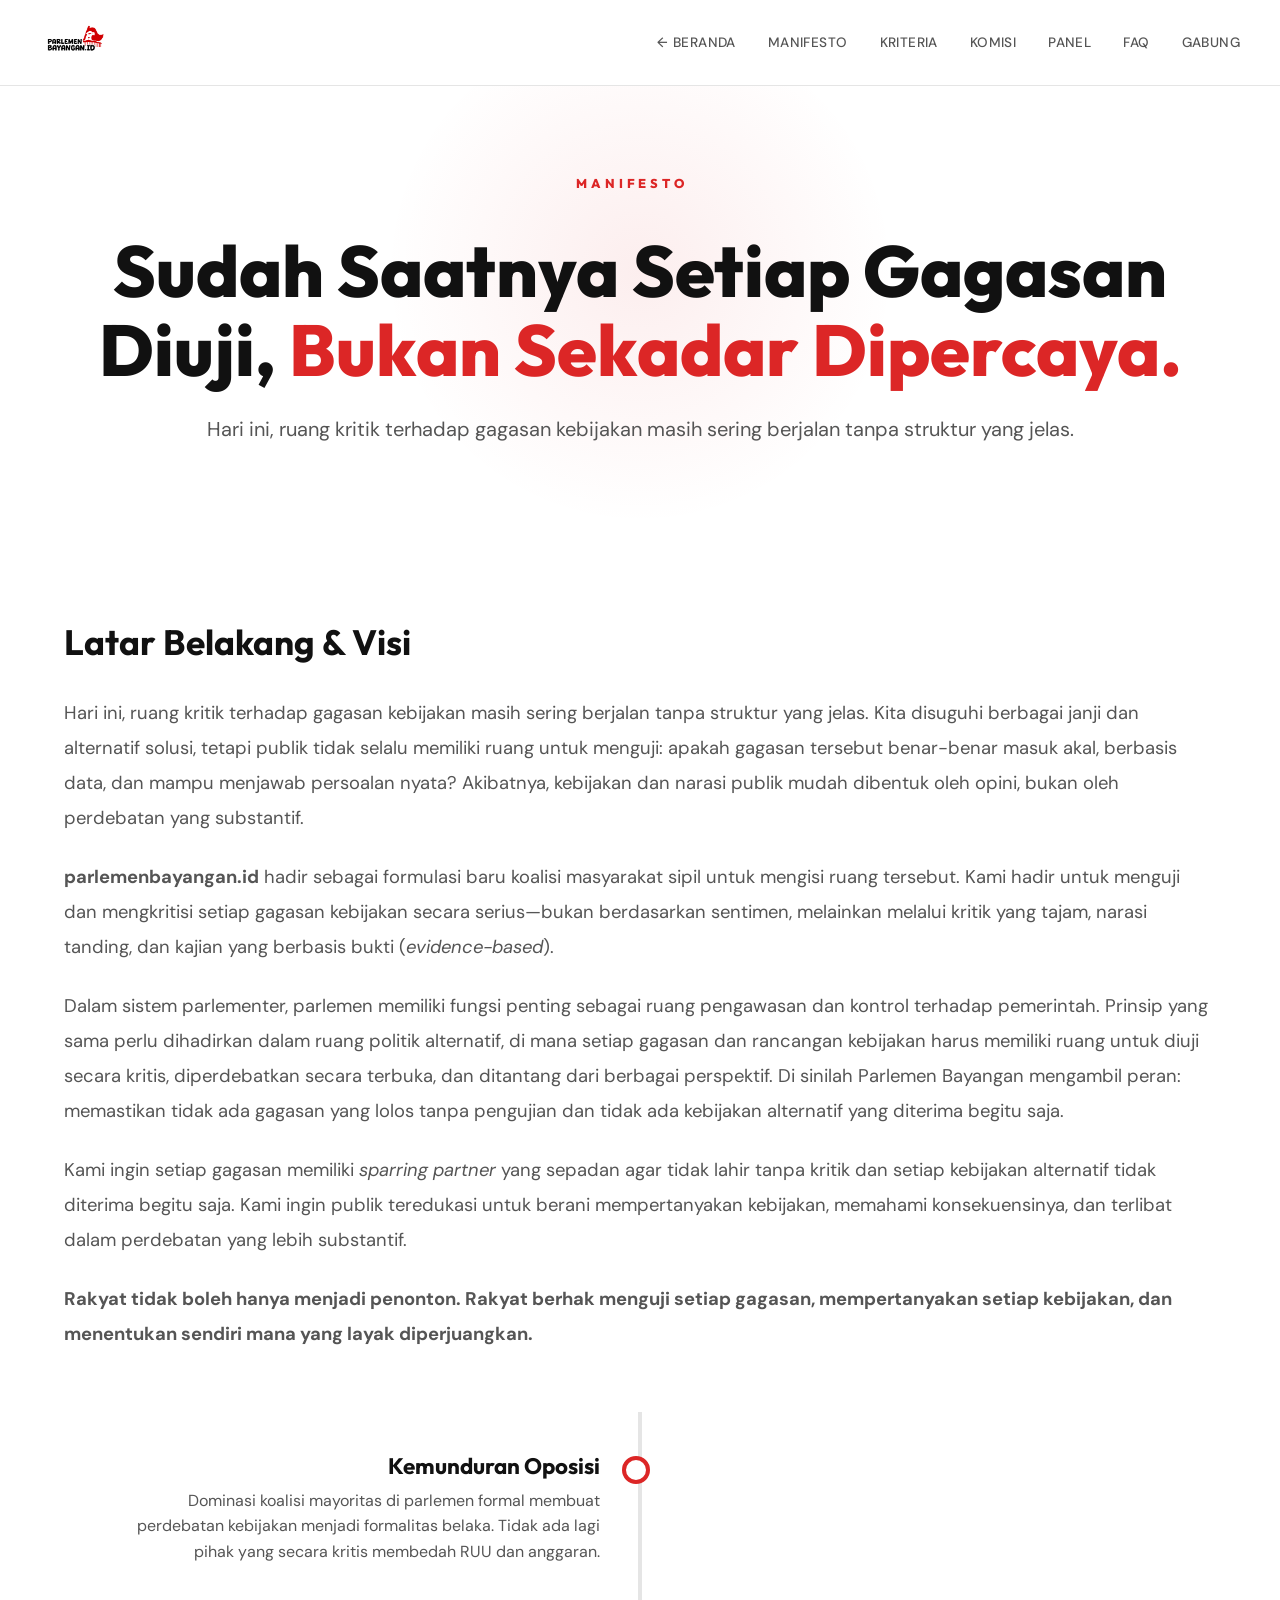
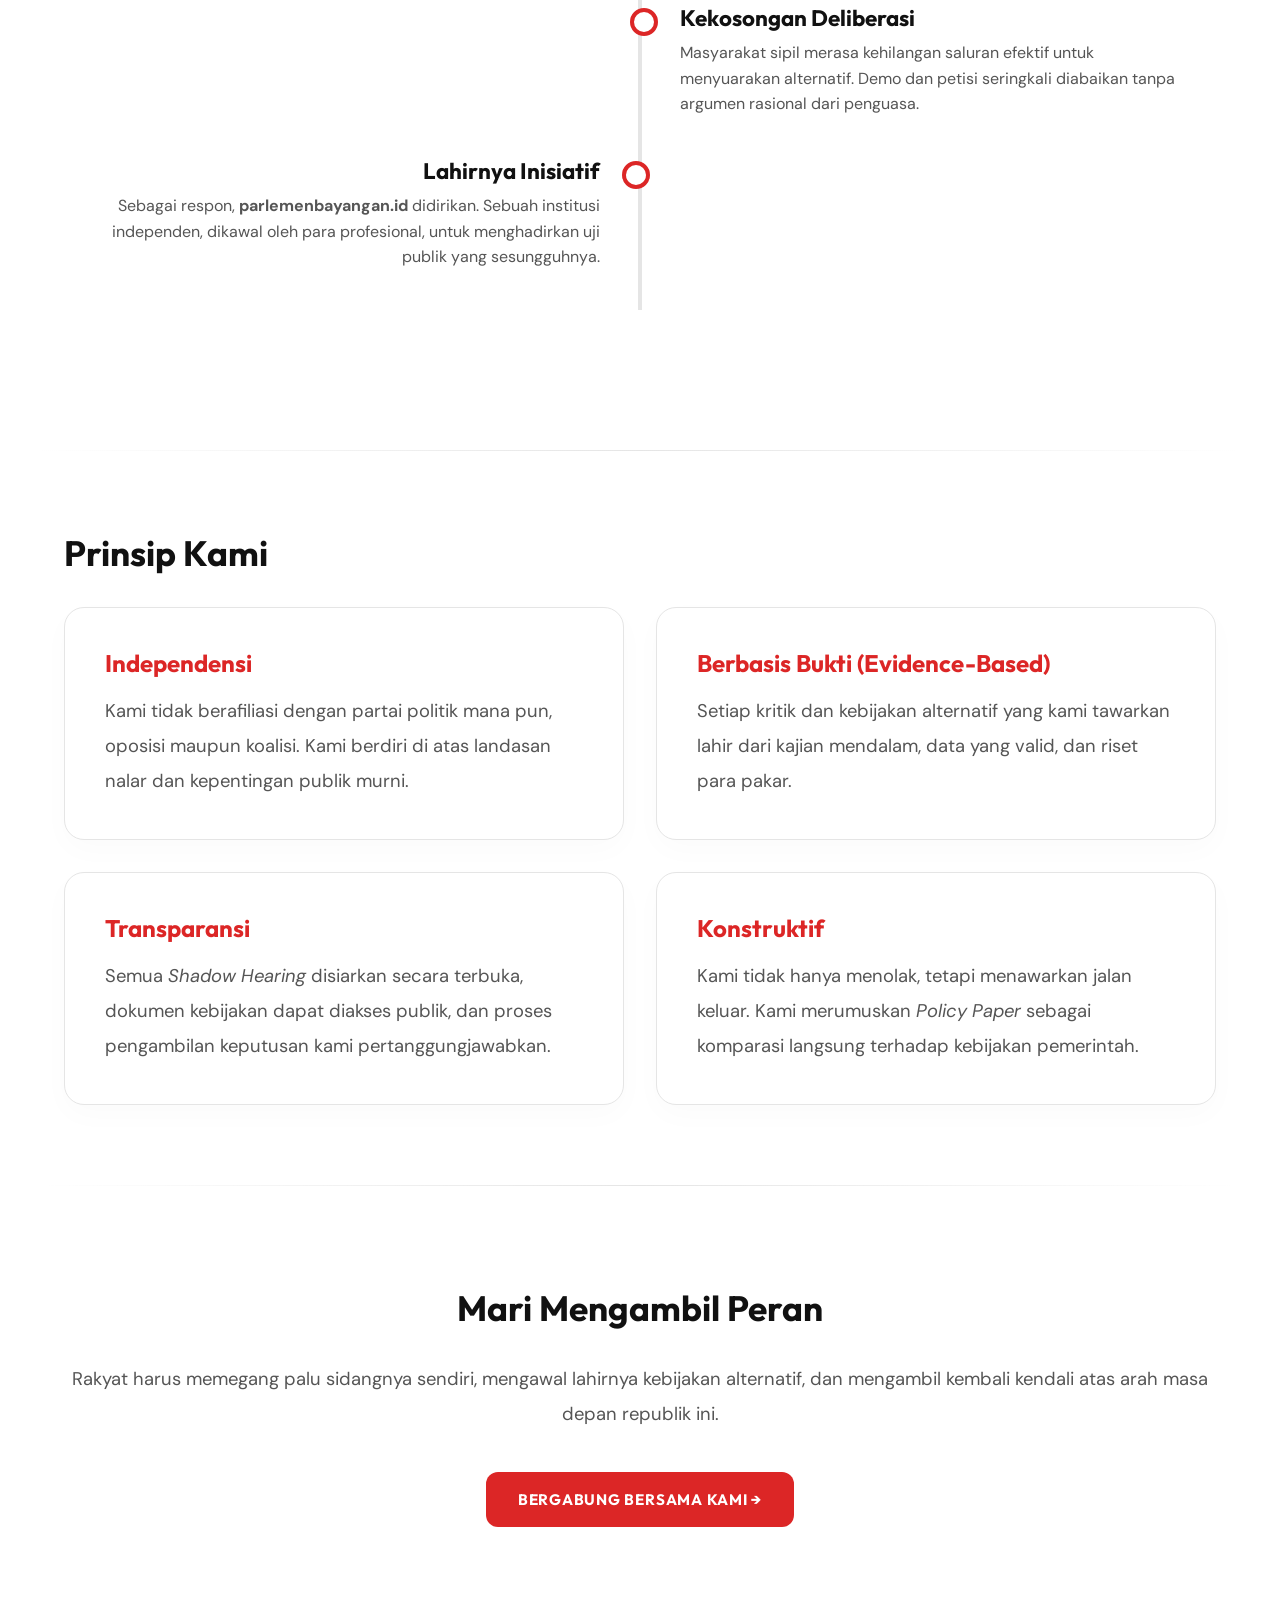
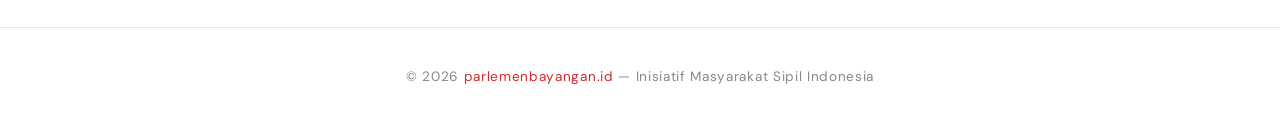
<file: manifesto.html>
<!DOCTYPE html>
<html lang="id">

<head>
  <meta charset="UTF-8">
  <meta name="viewport" content="width=device-width, initial-scale=1.0">
  <title>Manifesto — Visi dan Misi Parlemen Bayangan Indonesia</title>
  <meta name="description"
    content="Baca manifesto Parlemen Bayangan Indonesia: visi, misi, dan komitmen kami dalam mengawal kabinet bayangan dan memastikan setiap kebijakan publik teruji dan bertanggung jawab.">
  <link rel="canonical" href="https://parlemenbayangan.id/manifesto.html">
  <link rel="alternate" hreflang="id" href="https://parlemenbayangan.id/manifesto.html">
  <link rel="alternate" hreflang="x-default" href="https://parlemenbayangan.id/manifesto.html">
  <meta property="og:type" content="website">
  <meta property="og:url" content="https://parlemenbayangan.id/manifesto.html">
  <meta property="og:title" content="Manifesto — Visi dan Misi Parlemen Bayangan Indonesia">
  <meta property="og:description" content="Baca manifesto Parlemen Bayangan Indonesia: visi, misi, dan komitmen kami dalam mengawal kabinet bayangan dan memastikan setiap kebijakan publik teruji dan bertanggung jawab.">
  <meta property="og:image" content="https://parlemenbayangan.id/assets/og-image.jpg">
  <meta name="twitter:card" content="summary_large_image">
  <meta name="twitter:title" content="Manifesto — Parlemen Bayangan Indonesia">
  <meta name="twitter:description" content="Visi, misi, dan manifesto gerakan independen masyarakat sipil Parlemen Bayangan Indonesia.">
  <meta name="twitter:image" content="https://parlemenbayangan.id/assets/og-image.jpg">
  <link rel="apple-touch-icon" sizes="180x180" href="./assets/favicon/apple-touch-icon.png">
  <link rel="icon" type="image/png" sizes="32x32" href="./assets/favicon/favicon-32x32.png">
  <link rel="icon" type="image/png" sizes="16x16" href="./assets/favicon/favicon-16x16.png">
  <link rel="manifest" href="./assets/favicon/site.webmanifest">
  <link rel="shortcut icon" href="./assets/favicon/favicon.ico">
  <link rel="stylesheet" href="https://cdnjs.cloudflare.com/ajax/libs/font-awesome/6.5.1/css/all.min.css">
  <style>
    @import url('https://fonts.googleapis.com/css2?family=Bebas+Neue&family=DM+Sans:ital,wght@0,300;0,400;0,500;0,600;0,700;1,400&family=Outfit:wght@300;400;500;600;700;800;900&display=swap');

    :root {
      --red: #DC2626;
      --red-bright: #EF4444;
      --red-glow: rgba(220, 38, 38, 0.15);
      --red-subtle: rgba(220, 38, 38, 0.06);
      --text-primary: #111111;
      --text-secondary: #555555;
      --text-muted: #888888;
      --bg: #FFFFFF;
      --bg-soft: #FAFAFA;
      --bg-card: #FFFFFF;
      --border: #E5E5E5;
      --border-hover: #D4D4D4;
    }

    * {
      margin: 0;
      padding: 0;
      box-sizing: border-box;
    }

    html {
      scroll-behavior: smooth;
      background: var(--bg);
      color: var(--text-primary);
    }

    body {
      font-family: 'DM Sans', sans-serif;
      background: var(--bg);
      overflow-x: hidden;
      -webkit-font-smoothing: antialiased;
      transition: opacity ease-in 0.2s;
    }

    /* ── NAV ── */
    nav {
      position: fixed;
      top: 0;
      left: 0;
      right: 0;
      z-index: 1000;
      padding: 20px 40px;
      display: flex;
      justify-content: space-between;
      align-items: center;
      backdrop-filter: blur(20px);
      background: rgba(255, 255, 255, 0.85);
      border-bottom: 1px solid var(--border);
      transition: border-bottom-color 0.3s ease;
    }

    .nav-logo {
      display: flex;
      align-items: center;
    }

    .nav-logo img {
      height: 40px;
      width: auto;
    }

    .nav-links {
      display: flex;
      gap: 32px;
      align-items: center;
    }

    .nav-links a {
      color: var(--text-secondary);
      text-decoration: none;
      font-size: 0.85rem;
      font-weight: 500;
      letter-spacing: 0.03em;
      transition: color 0.3s;
      text-transform: uppercase;
    }

    .nav-links a:hover {
      color: var(--red);
    }

    .menu-toggle {
      display: none;
      cursor: pointer;
      background: none;
      border: none;
      color: var(--text-primary);
    }

    .menu-toggle svg {
      width: 24px;
      height: 24px;
    }

    /* ── HERO ── */
    .hero {
      min-height: 100vh;
      display: flex;
      flex-direction: column;
      justify-content: center;
      align-items: center;
      text-align: center;
      padding: 120px 24px 80px;
      position: relative;
      overflow: hidden;
      background: var(--bg);
    }

    .hero::before {
      content: '';
      position: absolute;
      width: 700px;
      height: 700px;
      background: radial-gradient(circle, rgba(220, 38, 38, 0.08) 0%, rgba(220, 38, 38, 0.03) 40%, transparent 70%);
      top: 50%;
      left: 50%;
      transform: translate(-50%, -55%);
      pointer-events: none;
      animation: pulse-glow 5s ease-in-out infinite;
    }

    .hero::after {
      content: '';
      position: absolute;
      bottom: 0;
      left: 0;
      right: 0;
      height: 3px;
      background: linear-gradient(to right, transparent, var(--red), transparent);
      opacity: 0.3;
    }

    @keyframes pulse-glow {

      0%,
      100% {
        opacity: 0.6;
        transform: translate(-50%, -55%) scale(1);
      }

      50% {
        opacity: 1;
        transform: translate(-50%, -55%) scale(1.05);
      }
    }

    .hero-logo-wrap {
      position: relative;
      z-index: 2;
      animation: fadeUp 1s ease-out;
      margin-bottom: 24px;
    }

    .hero-logo-img {
      max-width: 90vw;
      width: 700px;
      height: auto;
    }

    .hero-tagline {
      font-family: 'Outfit', sans-serif;
      font-weight: 400;
      font-size: clamp(1.2rem, 3vw, 1.8rem);
      color: var(--text-secondary);
      letter-spacing: 0.12em;
      text-transform: uppercase;
      position: relative;
      z-index: 2;
      animation: fadeUp 1s ease-out 0.2s both;
      margin-top: 16px;
    }

    .scroll-hint {
      position: absolute;
      bottom: 24px;
      left: 0;
      right: 0;
      display: flex;
      flex-direction: column;
      align-items: center;
      gap: 8px;
      animation: fadeUp 1s ease-out 0.6s both;
      z-index: 2;
    }

    .scroll-hint span {
      font-size: 0.7rem;
      text-transform: uppercase;
      letter-spacing: 0.2em;
      color: var(--text-muted);
    }

    .scroll-line {
      width: 1px;
      height: 40px;
      background: linear-gradient(to bottom, var(--red), transparent);
      animation: scroll-anim 2s ease-in-out infinite;
    }

    @keyframes scroll-anim {

      0%,
      100% {
        opacity: 1;
        transform: scaleY(1);
      }

      50% {
        opacity: 0.3;
        transform: scaleY(0.5);
      }
    }

    /* ── MANIFESTO ── */
    .manifesto {
      padding: 120px 24px;
      max-width: 1200px;
      margin: 0 auto;
      position: relative;
    }

    .section-label {
      font-family: 'Outfit', sans-serif;
      font-weight: 800;
      font-size: 0.8rem;
      letter-spacing: 0.3em;
      text-transform: uppercase;
      color: var(--red);
      margin-bottom: 40px;
      display: flex;
      align-items: center;
      gap: 16px;
    }

    .section-label::after {
      content: '';
      flex: 1;
      height: 1px;
      background: linear-gradient(to right, var(--red-bright), transparent);
    }

    .manifesto h2,
    .cta-section h2,
    .panel-section h2,
    .faq-section h2,
    .register-section h2 {
      font-family: 'Outfit', sans-serif;
      font-weight: 800;
      font-size: clamp(2.2rem, 5vw, 3.8rem);
      line-height: 1.15;
      margin-bottom: 48px;
      letter-spacing: -0.03em;
      color: var(--text-primary);
    }

    .manifesto h2 .highlight,
    .cta-section h2 .highlight,
    .panel-section h2 .highlight,
    .faq-section h2 .highlight {
      color: var(--red);
      position: relative;
    }

    .manifesto-text {
      display: flex;
      flex-direction: column;
      gap: 28px;
    }

    .manifesto-text p {
      font-size: 1.15rem;
      line-height: 1.9;
      color: var(--text-secondary);
      font-weight: 400;
    }

    .manifesto-text p strong {
      color: var(--text-primary);
      font-weight: 600;
    }

    .manifesto-text p em {
      color: var(--red);
      font-style: italic;
    }

    .divider {
      max-width: 1200px;
      margin: 0 auto;
      height: 1px;
      background: linear-gradient(to right, transparent, var(--border), transparent);
    }

    /* ── CTA / KRITERIA SECTION ── */
    .cta-section {
      padding: 120px 24px;
      max-width: 1200px;
      /* Diperlebar untuk menampung 3 kolom */
      margin: 0 auto;
    }

    .cta-section h2 {
      margin-bottom: 24px;
    }

    .cta-intro {
      font-size: 1.15rem;
      line-height: 1.9;
      color: var(--text-secondary);
      margin-bottom: 64px;
      max-width: 1200px;
    }

    .criteria-grid {
      display: grid;
      grid-template-columns: repeat(3, 1fr);
      gap: 28px;
    }

    /* Span kartu ke-7 menjadi anchor card di bagian bawah */
    @media (min-width: 1024px) {
      .criteria-card-premium:nth-child(7) {
        grid-column: 1 / -1;
        display: flex;
        align-items: center;
        gap: 40px;
        padding: 48px 64px;
      }

      .criteria-card-premium:nth-child(7) .icon-box {
        margin-bottom: 0;
        width: 80px;
        height: 80px;
        font-size: 2.5rem;
        flex-shrink: 0;
      }

      .criteria-card-premium:nth-child(7) .card-text-content {
        flex: 1;
      }

      .criteria-card-premium:nth-child(7) h3 {
        font-size: 2rem;
        margin-bottom: 12px;
      }

      .criteria-card-premium:nth-child(7) p {
        font-size: 1.2rem;
      }

      .criteria-card-premium:nth-child(7) .card-bg-number {
        font-size: 18rem;
        right: 50px;
        bottom: -60px;
      }
    }

    @media (max-width: 1023px) {
      .criteria-grid {
        grid-template-columns: repeat(2, 1fr);
      }

      .criteria-card-premium:nth-child(7) {
        grid-column: 1 / -1;
      }
    }

    @media (max-width: 768px) {
      .criteria-grid {
        grid-template-columns: 1fr;
      }
    }

    .criteria-card-premium {
      position: relative;
      background: linear-gradient(145deg, #0f0f0f, #050505);
      border-radius: 24px;
      padding: 40px 32px;
      overflow: hidden;
      transition: all 0.5s cubic-bezier(0.23, 1, 0.32, 1);
      z-index: 1;
      display: flex;
      flex-direction: column;
      height: 100%;
      border: 1px solid rgba(255, 255, 255, 0.06);
      box-shadow: inset 0 0 0 1px rgba(255, 255, 255, 0.02), 0 10px 30px rgba(0, 0, 0, 0.1);
    }

    /* Overlay Grid Taktis */
    .criteria-card-premium::after {
      content: '';
      position: absolute;
      inset: 0;
      background-image:
        linear-gradient(rgba(255, 255, 255, 0.03) 1px, transparent 1px),
        linear-gradient(90deg, rgba(255, 255, 255, 0.03) 1px, transparent 1px);
      background-size: 24px 24px;
      opacity: 0;
      transition: opacity 0.5s ease;
      z-index: -1;
    }

    /* Pendaran Merah dari Sudut */
    .criteria-card-premium::before {
      content: '';
      position: absolute;
      inset: 0;
      background: radial-gradient(circle at top right, rgba(220, 38, 38, 0.2) 0%, transparent 60%);
      opacity: 0;
      transition: opacity 0.5s ease;
      z-index: -1;
    }

    .criteria-card-premium:hover::before,
    .criteria-card-premium:hover::after {
      opacity: 1;
    }

    .criteria-card-premium:hover {
      transform: translateY(-8px) scale(1.02);
      border-color: rgba(220, 38, 38, 0.4);
      box-shadow: 0 24px 48px rgba(0, 0, 0, 0.3), 0 0 40px rgba(220, 38, 38, 0.15);
    }

    /* Hollow Neon Number (Outline Tembus Pandang) */
    .card-bg-number {
      position: absolute;
      bottom: -24px;
      right: -16px;
      font-family: 'Bebas Neue', sans-serif;
      font-size: 9rem;
      color: transparent;
      -webkit-text-stroke: 1px rgba(255, 255, 255, 0.06);
      line-height: 1;
      z-index: -1;
      transition: all 0.6s cubic-bezier(0.23, 1, 0.32, 1);
      pointer-events: none;
    }

    .criteria-card-premium:hover .card-bg-number {
      -webkit-text-stroke: 2px rgba(220, 38, 38, 0.2);
      color: rgba(220, 38, 38, 0.04);
      transform: scale(1.1) translate(-10px, -10px);
    }

    /* Glassmorphism Icon Box */
    .icon-box {
      width: 64px;
      height: 64px;
      border-radius: 16px;
      background: linear-gradient(135deg, rgba(255, 255, 255, 0.08), rgba(255, 255, 255, 0.01));
      backdrop-filter: blur(8px);
      border: 1px solid rgba(255, 255, 255, 0.1);
      display: flex;
      align-items: center;
      justify-content: center;
      font-size: 1.8rem;
      margin-bottom: 24px;
      position: relative;
      transition: all 0.5s cubic-bezier(0.23, 1, 0.32, 1);
      color: var(--red-bright);
    }

    .criteria-card-premium:hover .icon-box {
      background: var(--red);
      border-color: var(--red-bright);
      box-shadow: 0 10px 24px rgba(220, 38, 38, 0.5), inset 0 0 12px rgba(255, 255, 255, 0.3);
      transform: scale(1.15) rotate(-8deg);
      color: #ffffff;
    }

    .card-text-content {
      flex: 1;
      display: flex;
      flex-direction: column;
    }

    .criteria-card-premium h3 {
      font-family: 'Outfit', sans-serif;
      font-weight: 800;
      font-size: 1.4rem;
      color: #FFFFFF;
      margin-bottom: 12px;
      letter-spacing: 0.02em;
      transition: color 0.3s;
    }

    .criteria-card-premium:hover h3 {
      color: var(--red-bright);
    }

    .criteria-card-premium p {
      color: #A0A0A0;
      font-size: 1.05rem;
      line-height: 1.7;
      font-weight: 300;
      margin: 0;
    }

    /* Garis Pendar Menyamping (Side Glow) */
    .card-hover-border {
      position: absolute;
      top: 0;
      left: 0;
      bottom: 0;
      width: 4px;
      background: linear-gradient(180deg, var(--red-bright), var(--red), transparent);
      transform: scaleY(0);
      transform-origin: top;
      transition: transform 0.5s cubic-bezier(0.23, 1, 0.32, 1);
    }

    .criteria-card-premium:hover .card-hover-border {
      transform: scaleY(1);
    }

    /* ── REDESIGNED KOMISI (FORMASI) SECTION ── */
    .formasi-section {
      padding: 140px 24px;
      max-width: 1200px;
      /* Expanded for Bento Layout */
      margin: 0 auto;
    }

    .formasi-header-wrap {
      max-width: 1200px;
      margin: 0 auto 64px auto;
      text-align: center;
      display: flex;
      flex-direction: column;
      align-items: center;
    }

    .formasi-header-wrap .section-label {
      justify-content: center;
      width: 100%;
    }

    .formasi-header-wrap .section-label::before {
      content: '';
      flex: 1;
      max-width: 80px;
      height: 1px;
      background: linear-gradient(to left, var(--red-bright), transparent);
    }

    .formasi-header-wrap .section-label::after {
      content: '';
      flex: 1;
      max-width: 80px;
      height: 1px;
      background: linear-gradient(to right, var(--red-bright), transparent);
    }

    .formasi-header-wrap h2 {
      font-family: 'Outfit', sans-serif;
      font-weight: 800;
      font-size: clamp(2.2rem, 5vw, 3.8rem);
      line-height: 1.15;
      margin-bottom: 24px;
      letter-spacing: -0.03em;
      color: var(--text-primary);
    }

    .formasi-header-wrap h2 .highlight {
      color: var(--red);
    }

    .formasi-intro {
      font-size: 1.15rem;
      line-height: 1.9;
      color: var(--text-secondary);
    }

    /* Modern Bento Grid Layout */
    .formasi-grid {
      display: grid;
      grid-template-columns: repeat(2, 1fr);
      gap: 32px;
    }

    /* Span the last card (Komisi V) to anchor the bottom elegantly */
    .formasi-grid>.formasi-card:nth-child(5) {
      grid-column: 1 / -1;
    }

    .formasi-card {
      background: #FFFFFF;
      border: 1px solid rgba(0, 0, 0, 0.06);
      border-radius: 24px;
      padding: 48px 40px;
      display: flex;
      flex-direction: column;
      position: relative;
      overflow: hidden;
      box-shadow: 0 10px 30px rgba(0, 0, 0, 0.02);
      transition: all 0.5s cubic-bezier(0.16, 1, 0.3, 1);
      z-index: 1;
    }

    /* Radar Sweep Surveillance Animation on Hover */
    .formasi-card::after {
      content: '';
      position: absolute;
      top: 0;
      left: 0;
      right: 0;
      height: 150%;
      background: linear-gradient(to bottom, transparent, rgba(220, 38, 38, 0.05), transparent);
      transform: translateY(-100%);
      pointer-events: none;
      z-index: 2;
    }

    .formasi-card:hover {
      transform: translateY(-8px);
      border-color: rgba(220, 38, 38, 0.2);
      box-shadow: 0 24px 60px rgba(220, 38, 38, 0.08), 0 8px 24px rgba(0, 0, 0, 0.04);
    }

    .formasi-card:hover::after {
      animation: radarSweep 2s linear infinite;
    }

    @keyframes radarSweep {
      0% {
        transform: translateY(-100%);
      }

      100% {
        transform: translateY(100%);
      }
    }

    /* Giant Watermark Roman Numerals */
    .formasi-num-watermark {
      position: absolute;
      right: -10px;
      bottom: -30px;
      font-family: 'Bebas Neue', sans-serif;
      font-size: 18rem;
      color: var(--text-primary);
      opacity: 0.02;
      line-height: 0.8;
      z-index: -1;
      transition: all 0.7s cubic-bezier(0.16, 1, 0.3, 1);
      pointer-events: none;
    }

    .formasi-card:hover .formasi-num-watermark {
      color: var(--red);
      opacity: 0.06;
      transform: scale(1.05) translate(-10px, -10px);
    }

    .komisi-top-accent {
      width: 48px;
      height: 4px;
      background: linear-gradient(90deg, var(--red), var(--red-bright));
      border-radius: 2px;
      margin-bottom: 24px;
      transition: width 0.5s cubic-bezier(0.16, 1, 0.3, 1);
    }

    .formasi-card:hover .komisi-top-accent {
      width: 120px;
    }

    .komisi-title {
      font-family: 'Outfit', sans-serif;
      font-weight: 800;
      font-size: 1.7rem;
      letter-spacing: -0.02em;
      color: var(--text-primary);
      line-height: 1.25;
      margin-bottom: 40px;
      max-width: 90%;
    }

    .komisi-details-group {
      display: flex;
      flex-direction: column;
      gap: 20px;
      margin-top: auto;
      /* Push details to the bottom */
    }

    /* Sleek Folder-like Detail Boxes */
    .komisi-detail-box {
      background: var(--bg-soft);
      border-left: 3px solid var(--border);
      padding: 18px 24px;
      border-radius: 0 16px 16px 0;
      transition: all 0.4s ease;
    }

    .formasi-card:hover .komisi-detail-box {
      border-left-color: var(--red);
      background: var(--red-subtle);
    }

    .komisi-detail-label {
      font-family: 'Outfit', sans-serif;
      font-size: 0.8rem;
      font-weight: 800;
      color: var(--text-muted);
      text-transform: uppercase;
      letter-spacing: 0.15em;
      margin-bottom: 8px;
      display: flex;
      align-items: center;
      gap: 8px;
      transition: color 0.3s;
    }

    .formasi-card:hover .komisi-detail-label {
      color: var(--red);
    }

    .komisi-detail-text {
      font-size: 1.05rem;
      line-height: 1.7;
      color: var(--text-secondary);
      font-weight: 400;
    }

    .komisi-detail-text strong {
      color: var(--text-primary);
      font-weight: 700;
    }

    /* ── PANEL SELEKSI ── */
    .panel-section {
      padding: 120px 24px;
      max-width: 1200px;
      margin: 0 auto;
    }

    .panel-section h2 {
      margin-bottom: 24px;
    }

    .panel-intro {
      font-size: 1.15rem;
      line-height: 1.9;
      color: var(--text-secondary);
      margin-bottom: 64px;
      max-width: 1200px;
    }

    .panel-grid {
      display: grid;
      grid-template-columns: repeat(auto-fit, minmax(320px, 1fr));
      gap: 24px;
    }

    .panel-card {
      background: #0A0A0A;
      border: 1px solid #222;
      border-radius: 20px;
      padding: 40px 32px;
      display: flex;
      flex-direction: column;
      align-items: center;
      text-align: center;
      gap: 20px;
      position: relative;
      overflow: hidden;
      transition: all 0.4s cubic-bezier(0.16, 1, 0.3, 1);
    }

    .panel-card::before {
      content: '';
      position: absolute;
      top: 0;
      left: 0;
      right: 0;
      bottom: 0;
      background: radial-gradient(circle at top, rgba(220, 38, 38, 0.1), transparent 60%);
      opacity: 0;
      transition: opacity 0.5s;
      pointer-events: none;
    }

    .panel-card:hover {
      border-color: var(--red);
      transform: translateY(-8px);
      box-shadow: 0 20px 60px rgba(220, 38, 38, 0.15);
    }

    .panel-card:hover::before {
      opacity: 1;
    }

    .panel-photo {
      width: 140px;
      height: 140px;
      border-radius: 50%;
      object-fit: cover;
      border: 3px solid #222;
      transition: border-color 0.4s, transform 0.5s;
      position: relative;
      z-index: 2;
    }

    .panel-card:hover .panel-photo {
      border-color: var(--red);
      transform: scale(1.05);
    }

    .panel-card h3 {
      font-family: 'Outfit', sans-serif;
      font-weight: 700;
      font-size: 1.25rem;
      color: #FFF;
      letter-spacing: -0.01em;
      line-height: 1.3;
      position: relative;
      z-index: 2;
      transition: color 0.3s;
    }

    .panel-card:hover h3 {
      color: var(--red-bright);
    }

    .panel-card .panel-roles {
      display: flex;
      flex-direction: column;
      gap: 8px;
      position: relative;
      z-index: 2;
    }

    .panel-card .panel-role {
      background: rgba(255, 255, 255, 0.03);
      border: 1px solid rgba(255, 255, 255, 0.08);
      border-radius: 100px;
      padding: 6px 16px;
      font-size: 0.85rem;
      line-height: 1.4;
      color: #AAA;
      transition: all 0.3s;
    }

    .panel-card .panel-role:first-child {
      border-color: rgba(220, 38, 38, 0.3);
      color: var(--red-bright);
      background: rgba(220, 38, 38, 0.05);
    }

    /* ── FAQ SECTION ── */
    .faq-section {
      padding: 140px 24px;
      max-width: 1200px;
      margin: 0 auto;
    }

    .faq-section h2 {
      margin-bottom: 48px;
    }

    .faq-list {
      display: flex;
      flex-direction: column;
      gap: 20px;
    }

    .faq-item {
      background: var(--bg-card);
      border: 1px solid var(--border);
      border-radius: 20px;
      overflow: hidden;
      position: relative;
      transition: all 0.4s cubic-bezier(0.16, 1, 0.3, 1);
      box-shadow: 0 4px 12px rgba(0, 0, 0, 0.02);
    }

    .faq-item::before {
      content: '';
      position: absolute;
      left: 0;
      top: 0;
      bottom: 0;
      width: 4px;
      background: transparent;
      transition: background 0.4s;
    }

    .faq-item:hover {
      border-color: var(--border-hover);
      box-shadow: 0 10px 30px rgba(0, 0, 0, 0.06);
    }

    .faq-item.active {
      border-color: var(--red-bright);
      box-shadow: 0 16px 40px rgba(220, 38, 38, 0.08);
      background: #FFFFFF;
    }

    .faq-item.active::before {
      background: var(--red);
    }

    .faq-question {
      width: 100%;
      background: none;
      border: none;
      padding: 28px 32px;
      display: flex;
      align-items: center;
      gap: 24px;
      cursor: pointer;
      text-align: left;
      transition: padding 0.3s;
    }

    .faq-num {
      font-family: 'Bebas Neue', sans-serif;
      font-size: 2.2rem;
      color: var(--border-hover);
      line-height: 1;
      transition: color 0.4s;
      min-width: 40px;
    }

    .faq-item.active .faq-num {
      color: var(--red);
    }

    .faq-text {
      flex: 1;
      font-family: 'Outfit', sans-serif;
      font-weight: 700;
      font-size: 1.25rem;
      color: var(--text-primary);
      letter-spacing: -0.01em;
      line-height: 1.4;
      transition: color 0.3s;
    }

    .faq-question:hover .faq-text {
      color: var(--red);
    }

    .faq-icon {
      flex-shrink: 0;
      width: 40px;
      height: 40px;
      border-radius: 50%;
      background: var(--bg-soft);
      display: flex;
      align-items: center;
      justify-content: center;
      font-size: 1.5rem;
      font-weight: 300;
      color: var(--text-secondary);
      transition: all 0.5s cubic-bezier(0.16, 1, 0.3, 1);
    }

    .faq-item:hover .faq-icon {
      background: var(--border);
    }

    .faq-item.active .faq-icon {
      background: var(--red);
      color: #FFFFFF;
      transform: rotate(135deg);
      /* Turns '+' into 'x' */
    }

    .faq-answer {
      max-height: 0;
      overflow: hidden;
      transition: max-height 0.5s cubic-bezier(0.16, 1, 0.3, 1);
    }

    .faq-answer-inner {
      padding: 0 32px 32px 96px;
      /* Align text with the question title, skipping number */
      font-size: 1.1rem;
      line-height: 1.85;
      color: var(--text-secondary);
    }

    @media (max-width: 768px) {
      .faq-answer-inner {
        padding: 0 24px 24px 24px;
      }

      .faq-question {
        padding: 24px;
        gap: 16px;
      }

      .faq-num {
        font-size: 1.8rem;
        min-width: 30px;
      }

      .faq-text {
        font-size: 1.1rem;
      }
    }

    .faq-answer-inner strong {
      color: var(--text-primary);
      font-weight: 600;
    }

    .faq-answer-inner em {
      color: var(--red);
      font-style: italic;
    }

    .faq-bullets {
      margin: 16px 0;
      padding-left: 0;
      list-style: none;
    }

    .faq-bullets li {
      padding: 6px 0 6px 24px;
      position: relative;
      font-size: 1.05rem;
      line-height: 1.7;
    }

    .faq-bullets li::before {
      content: '';
      position: absolute;
      left: 0;
      top: 15px;
      width: 8px;
      height: 8px;
      border-radius: 50%;
      background: var(--red);
      opacity: 0.8;
    }

    /* ── REGISTRATION & FOOTER ── */
    .register-section {
      padding: 0 24px 120px;
      max-width: 1200px;
      margin: 0 auto;
    }

    .register-section h2 {
      margin-bottom: 16px;
    }

    .register-grid {
      display: grid;
      grid-template-columns: repeat(auto-fit, minmax(320px, 1fr));
      gap: 24px;
    }

    .register-card {
      background: var(--bg-card);
      border: 1px solid var(--border);
      border-radius: 20px;
      padding: 40px 32px;
      display: flex;
      flex-direction: column;
      gap: 20px;
      transition: all 0.4s cubic-bezier(0.16, 1, 0.3, 1);
    }

    .register-card:hover {
      border-color: var(--red-bright);
      box-shadow: 0 20px 60px rgba(220, 38, 38, 0.1), 0 8px 24px rgba(0, 0, 0, 0.06);
    }

    .register-card .card-number {
      font-family: 'Bebas Neue', sans-serif;
      font-size: 3.5rem;
      color: var(--red);
      line-height: 1;
      opacity: 0.4;
    }

    .register-card h3 {
      font-family: 'Outfit', sans-serif;
      font-weight: 700;
      font-size: 1.4rem;
      letter-spacing: -0.01em;
      color: var(--text-primary);
    }

    .register-card p {
      font-size: 1.05rem;
      line-height: 1.7;
      color: var(--text-secondary);
      flex: 1;
    }

    .btn-primary {
      display: inline-flex;
      align-items: center;
      justify-content: center;
      gap: 10px;
      background: var(--red);
      color: #FFFFFF;
      text-decoration: none;
      font-family: 'Outfit', sans-serif;
      font-weight: 700;
      font-size: 0.95rem;
      letter-spacing: 0.05em;
      text-transform: uppercase;
      padding: 18px 32px;
      border-radius: 12px;
      border: none;
      cursor: pointer;
      transition: all 0.3s;
      width: 100%;
    }

    .btn-primary:hover {
      background: var(--red-bright);
      box-shadow: 0 8px 32px var(--red-glow);
      transform: translateY(-2px);
    }

    .btn-outline {
      display: inline-flex;
      align-items: center;
      justify-content: center;
      gap: 10px;
      background: transparent;
      color: var(--text-primary);
      text-decoration: none;
      font-family: 'Outfit', sans-serif;
      font-weight: 600;
      font-size: 0.95rem;
      letter-spacing: 0.05em;
      text-transform: uppercase;
      padding: 18px 32px;
      border-radius: 12px;
      border: 1px solid var(--border);
      cursor: pointer;
      transition: all 0.3s;
      width: 100%;
    }

    .btn-outline:hover {
      border-color: var(--red);
      color: var(--red);
      transform: translateY(-2px);
    }

    .closing {
      padding: 100px 24px;
      text-align: center;
      position: relative;
      overflow: hidden;
      background: var(--bg-soft);
    }

    .closing::before {
      content: '';
      position: absolute;
      inset: 0;
      background: radial-gradient(ellipse at center, rgba(220, 38, 38, 0.04) 0%, transparent 70%);
      pointer-events: none;
    }

    .closing p {
      font-family: 'Outfit', sans-serif;
      font-weight: 700;
      font-size: clamp(1.6rem, 4vw, 2.4rem);
      line-height: 1.4;
      max-width: 1200px;
      margin: 0 auto;
      letter-spacing: -0.02em;
      position: relative;
      z-index: 2;
      color: var(--text-primary);
    }

    .closing p span {
      color: var(--red);
    }

    footer {
      padding: 40px 24px;
      text-align: center;
      border-top: 1px solid var(--border);
    }

    footer p {
      font-size: 0.85rem;
      color: var(--text-muted);
      letter-spacing: 0.05em;
    }

    footer a {
      color: var(--red);
      text-decoration: none;
    }

    /* ── ANIMATIONS & RESPONSIVE ── */
    @keyframes fadeUp {
      from {
        opacity: 0;
        transform: translateY(30px);
      }

      to {
        opacity: 1;
        transform: translateY(0);
      }
    }

    .reveal {
      opacity: 0;
      transform: translateY(40px);
      transition: all 0.8s cubic-bezier(0.16, 1, 0.3, 1);
    }

    .reveal.visible {
      opacity: 1;
      transform: translateY(0);
    }

    @media (max-width: 900px) {
      .formasi-grid {
        grid-template-columns: 1fr;
      }

      .formasi-card {
        padding: 40px 24px;
      }

      .komisi-title {
        font-size: 1.5rem;
      }

      .formasi-num-watermark {
        font-size: 14rem;
        right: -10px;
        bottom: -20px;
      }
    }

    @media (max-width: 768px) {
      nav {
        padding: 16px 20px;
        flex-wrap: wrap;
      }

      .menu-toggle {
        display: block;
      }

      .nav-links {
        display: none;
        width: 100%;
        flex-direction: column;
        align-items: flex-start;
        padding-top: 16px;
        gap: 16px;
      }

      .nav-links.active {
        display: flex;
      }

      .hero {
        padding: 100px 20px 60px;
      }

      .manifesto,
      .cta-section,
      .formasi-section,
      .register-section,
      .faq-section,
      .panel-section {
        padding-left: 20px;
        padding-right: 20px;
      }

      .criteria-grid,
      .register-grid,
      .panel-grid {
        grid-template-columns: 1fr;
      }
    }
  
    /* --- NEW PAGES EXTRA STYLES --- */
    .page-hero {
      min-height: 60vh;
      display: flex;
      flex-direction: column;
      justify-content: center;
      align-items: center;
      text-align: center;
      padding: 160px 24px 80px;
      position: relative;
      background: var(--bg);
    }
    .page-hero::before {
      content: '';
      position: absolute;
      width: 600px;
      height: 600px;
      background: radial-gradient(circle, rgba(220, 38, 38, 0.08) 0%, transparent 60%);
      top: 50%;
      left: 50%;
      transform: translate(-50%, -50%);
      pointer-events: none;
    }
    .page-hero h1 {
      font-family: 'Outfit', sans-serif;
      font-weight: 800;
      font-size: clamp(3rem, 6vw, 4.5rem);
      line-height: 1.1;
      margin-bottom: 24px;
      color: var(--text-primary);
      position: relative;
      z-index: 2;
    }
    .page-hero h1 .highlight { color: var(--red); }
    .page-hero p {
      font-size: 1.25rem;
      color: var(--text-secondary);
      max-width: 1200px;
      line-height: 1.6;
      position: relative;
      z-index: 2;
    }
    
    .content-section {
      padding: 80px 24px;
      max-width: 1200px;
      margin: 0 auto;
    }
    .content-section h2 {
      font-family: 'Outfit', sans-serif;
      font-weight: 700;
      font-size: 2.2rem;
      margin-bottom: 32px;
      color: var(--text-primary);
    }
    .editorial-text {
      font-size: 1.15rem;
      line-height: 1.9;
      color: var(--text-secondary);
    }
    .editorial-text p { margin-bottom: 24px; }
    
    /* Timeline */
    .timeline {
      position: relative;
      max-width: 1200px;
      margin: 60px auto;
      padding: 20px 0;
    }
    .timeline::before {
      content: '';
      position: absolute;
      width: 4px;
      background: var(--border);
      top: 0;
      bottom: 0;
      left: 50%;
      margin-left: -2px;
    }
    .timeline-item {
      padding: 20px 40px;
      position: relative;
      width: 50%;
    }
    .timeline-item:nth-child(odd) { left: 0; text-align: right; }
    .timeline-item:nth-child(even) { left: 50%; }
    .timeline-item::after {
      content: '';
      position: absolute;
      width: 20px;
      height: 20px;
      background: var(--bg);
      border: 4px solid var(--red);
      border-radius: 50%;
      top: 24px;
    }
    .timeline-item:nth-child(odd)::after { right: -10px; }
    .timeline-item:nth-child(even)::after { left: -10px; }
    .timeline-content h3 { font-family: 'Outfit', sans-serif; font-size: 1.4rem; margin-bottom: 8px; color: var(--text-primary); }
    .timeline-content p { font-size: 1rem; color: var(--text-secondary); line-height: 1.6; }
    
    @media (max-width: 768px) {
      .timeline::before { left: 20px; }
      .timeline-item { width: 100%; padding-left: 60px; padding-right: 20px; text-align: left !important; left: 0 !important; }
      .timeline-item::after { left: 10px !important; right: auto !important; }
    }
    
    .light-card {
      background: var(--bg-card);
      border: 1px solid var(--border);
      border-radius: 20px;
      padding: 40px;
      box-shadow: 0 10px 30px rgba(0,0,0,0.02);
      transition: all 0.3s;
    }
    .light-card:hover { border-color: var(--red); box-shadow: 0 15px 40px rgba(220,38,38,0.08); transform: translateY(-5px); }
    
    .grid-2 { display: grid; grid-template-columns: 1fr 1fr; gap: 32px; }
    .grid-3 { display: grid; grid-template-columns: repeat(auto-fit, minmax(280px, 1fr)); gap: 32px; }
    
    @media (max-width: 768px) {
      .grid-2, .grid-3 { grid-template-columns: 1fr; }
    }

</style>
  <script type="application/ld+json">
  {
    "@context": "https://schema.org",
    "@type": "WebPage",
    "name": "Manifesto — Visi dan Misi Parlemen Bayangan Indonesia",
    "url": "https://parlemenbayangan.id/manifesto.html",
    "description": "Baca manifesto Parlemen Bayangan Indonesia: visi, misi, dan komitmen kami dalam mengawal kabinet bayangan dan memastikan setiap kebijakan publik teruji dan bertanggung jawab.",
    "inLanguage": "id",
    "isPartOf": {
      "@type": "WebSite",
      "@id": "https://parlemenbayangan.id/#website",
      "url": "https://parlemenbayangan.id"
    }
  }
  </script>
</head>
<body>
<nav id="navbar">
    <div class="nav-logo">
      <a href="./index.html"><img src="./assets/logo/logo-screen-transparent.png" alt="Logo Parlemen Bayangan"></a>
    </div>
    <button class="menu-toggle" aria-label="Toggle Menu">
      <svg viewBox="0 0 24 24" fill="none" stroke="currentColor" stroke-width="2" stroke-linecap="round"
        stroke-linejoin="round">
        <line x1="3" y1="12" x2="21" y2="12"></line>
        <line x1="3" y1="6" x2="21" y2="6"></line>
        <line x1="3" y1="18" x2="21" y2="18"></line>
      </svg>
    </button>
    <div class="nav-links">
      <a href="./index.html">← Beranda</a>
      <a href="./manifesto.html">Manifesto</a>
      <a href="./kriteria.html">Kriteria</a>
      <a href="./komisi.html">Komisi</a>
      <a href="./panel.html">Panel</a>
      <a href="./faq.html">FAQ</a>
      <a href="./gabung.html">Gabung</a>
    </div>
  </nav>

  <section class="page-hero">
    <div class="section-label reveal">Manifesto</div>
    <h1 class="reveal">Sudah Saatnya Setiap Gagasan Diuji, <span class="highlight">Bukan Sekadar Dipercaya.</span></h1>
    <p class="reveal">Hari ini, ruang kritik terhadap gagasan kebijakan masih sering berjalan tanpa struktur yang jelas.</p>
  </section>

  <section class="content-section">
    <h2 class="reveal">Latar Belakang & Visi</h2>
    <div class="editorial-text reveal">
      <p>Hari ini, ruang kritik terhadap gagasan kebijakan masih sering berjalan tanpa struktur yang jelas. Kita disuguhi berbagai janji dan alternatif solusi, tetapi publik tidak selalu memiliki ruang untuk menguji: apakah gagasan tersebut benar-benar masuk akal, berbasis data, dan mampu menjawab persoalan nyata? Akibatnya, kebijakan dan narasi publik mudah dibentuk oleh opini, bukan oleh perdebatan yang substantif.</p>
      <p><strong>parlemenbayangan.id</strong> hadir sebagai formulasi baru koalisi masyarakat sipil untuk mengisi ruang tersebut. Kami hadir untuk menguji dan mengkritisi setiap gagasan kebijakan secara serius—bukan berdasarkan sentimen, melainkan melalui kritik yang tajam, narasi tanding, dan kajian yang berbasis bukti (<em>evidence-based</em>).</p>
      <p>Dalam sistem parlementer, parlemen memiliki fungsi penting sebagai ruang pengawasan dan kontrol terhadap pemerintah. Prinsip yang sama perlu dihadirkan dalam ruang politik alternatif, di mana setiap gagasan dan rancangan kebijakan harus memiliki ruang untuk diuji secara kritis, diperdebatkan secara terbuka, dan ditantang dari berbagai perspektif. Di sinilah Parlemen Bayangan mengambil peran: memastikan tidak ada gagasan yang lolos tanpa pengujian dan tidak ada kebijakan alternatif yang diterima begitu saja.</p>
      <p>Kami ingin setiap gagasan memiliki <em>sparring partner</em> yang sepadan agar tidak lahir tanpa kritik dan setiap kebijakan alternatif tidak diterima begitu saja. Kami ingin publik teredukasi untuk berani mempertanyakan kebijakan, memahami konsekuensinya, dan terlibat dalam perdebatan yang lebih substantif.</p>
      <p><strong>Rakyat tidak boleh hanya menjadi penonton. Rakyat berhak menguji setiap gagasan, mempertanyakan setiap kebijakan, dan menentukan sendiri mana yang layak diperjuangkan.</strong></p>
    </div>
    
    <div class="timeline reveal">
      <div class="timeline-item">
        <div class="timeline-content">
          <h3>Kemunduran Oposisi</h3>
          <p>Dominasi koalisi mayoritas di parlemen formal membuat perdebatan kebijakan menjadi formalitas belaka. Tidak ada lagi pihak yang secara kritis membedah RUU dan anggaran.</p>
        </div>
      </div>
      <div class="timeline-item">
        <div class="timeline-content">
          <h3>Kekosongan Deliberasi</h3>
          <p>Masyarakat sipil merasa kehilangan saluran efektif untuk menyuarakan alternatif. Demo dan petisi seringkali diabaikan tanpa argumen rasional dari penguasa.</p>
        </div>
      </div>
      <div class="timeline-item">
        <div class="timeline-content">
          <h3>Lahirnya Inisiatif</h3>
          <p>Sebagai respon, <strong>parlemenbayangan.id</strong> didirikan. Sebuah institusi independen, dikawal oleh para profesional, untuk menghadirkan uji publik yang sesungguhnya.</p>
        </div>
      </div>
    </div>
  </section>
  
  <div class="divider"></div>
  
  <section class="content-section">
    <h2 class="reveal">Prinsip Kami</h2>
    <div class="grid-2 reveal">
      <div class="light-card">
        <h3 style="margin-bottom: 16px; font-family: 'Outfit'; font-size: 1.5rem; color: var(--red);">Independensi</h3>
        <p class="editorial-text">Kami tidak berafiliasi dengan partai politik mana pun, oposisi maupun koalisi. Kami berdiri di atas landasan nalar dan kepentingan publik murni.</p>
      </div>
      <div class="light-card">
        <h3 style="margin-bottom: 16px; font-family: 'Outfit'; font-size: 1.5rem; color: var(--red);">Berbasis Bukti (Evidence-Based)</h3>
        <p class="editorial-text">Setiap kritik dan kebijakan alternatif yang kami tawarkan lahir dari kajian mendalam, data yang valid, dan riset para pakar.</p>
      </div>
      <div class="light-card">
        <h3 style="margin-bottom: 16px; font-family: 'Outfit'; font-size: 1.5rem; color: var(--red);">Transparansi</h3>
        <p class="editorial-text">Semua <em>Shadow Hearing</em> disiarkan secara terbuka, dokumen kebijakan dapat diakses publik, dan proses pengambilan keputusan kami pertanggungjawabkan.</p>
      </div>
      <div class="light-card">
        <h3 style="margin-bottom: 16px; font-family: 'Outfit'; font-size: 1.5rem; color: var(--red);">Konstruktif</h3>
        <p class="editorial-text">Kami tidak hanya menolak, tetapi menawarkan jalan keluar. Kami merumuskan <em>Policy Paper</em> sebagai komparasi langsung terhadap kebijakan pemerintah.</p>
      </div>
    </div>
  </section>
  
  <div class="divider"></div>
  
  <section class="content-section text-center" style="text-align: center; padding: 100px 24px;">
    <h2 class="reveal">Mari Mengambil Peran</h2>
    <p class="editorial-text reveal" style="margin: 0 auto 40px; max-width: 1200px;">Rakyat harus memegang palu sidangnya sendiri, mengawal lahirnya kebijakan alternatif, dan mengambil kembali kendali atas arah masa depan republik ini.</p>
    <a href="./gabung.html" class="btn-primary reveal" style="width: auto;">Bergabung Bersama Kami →</a>
  </section>

<footer>
    <p>© 2026 <a href="./index.html">parlemenbayangan.id</a> — Inisiatif Masyarakat Sipil Indonesia</p>
  </footer>

  
<!-- SCRIPTS -->
  <script>
    // Scroll reveal logic
    const observer = new IntersectionObserver((entries) => {
      entries.forEach((entry, i) => {
        if (entry.isIntersecting) {
          setTimeout(() => {
            entry.target.classList.add('visible');
          }, i * 80);
          observer.unobserve(entry.target);
        }
      });
    }, { threshold: 0.15, rootMargin: '0px 0px -40px 0px' });

    document.querySelectorAll('.reveal').forEach(el => observer.observe(el));

    // Nav style on scroll
    const nav = document.getElementById('navbar');
    window.addEventListener('scroll', () => {
      nav.style.borderBottomColor = window.scrollY > 50 ? 'rgba(220,38,38,0.12)' : 'var(--border)';
    });

    // FAQ accordion logic
    function toggleFaq(btn) {
      const item = btn.parentElement;
      const answer = item.querySelector('.faq-answer');
      const isActive = item.classList.contains('active');

      document.querySelectorAll('.faq-item.active').forEach(el => {
        el.classList.remove('active');
        el.querySelector('.faq-answer').style.maxHeight = '0';
      });

      if (!isActive) {
        item.classList.add('active');
        answer.style.maxHeight = answer.scrollHeight + 'px';
      }
    }

    // Mobile menu logic
    const menuToggle = document.querySelector('.menu-toggle');
    const navLinks = document.querySelector('.nav-links');
    if (menuToggle && navLinks) {
      menuToggle.addEventListener('click', () => {
        navLinks.classList.toggle('active');
      });
      navLinks.querySelectorAll('a').forEach(link => {
        link.addEventListener('click', () => {
          navLinks.classList.remove('active');
        });
      });
    }

  </script>
</body>

</html>
</file>
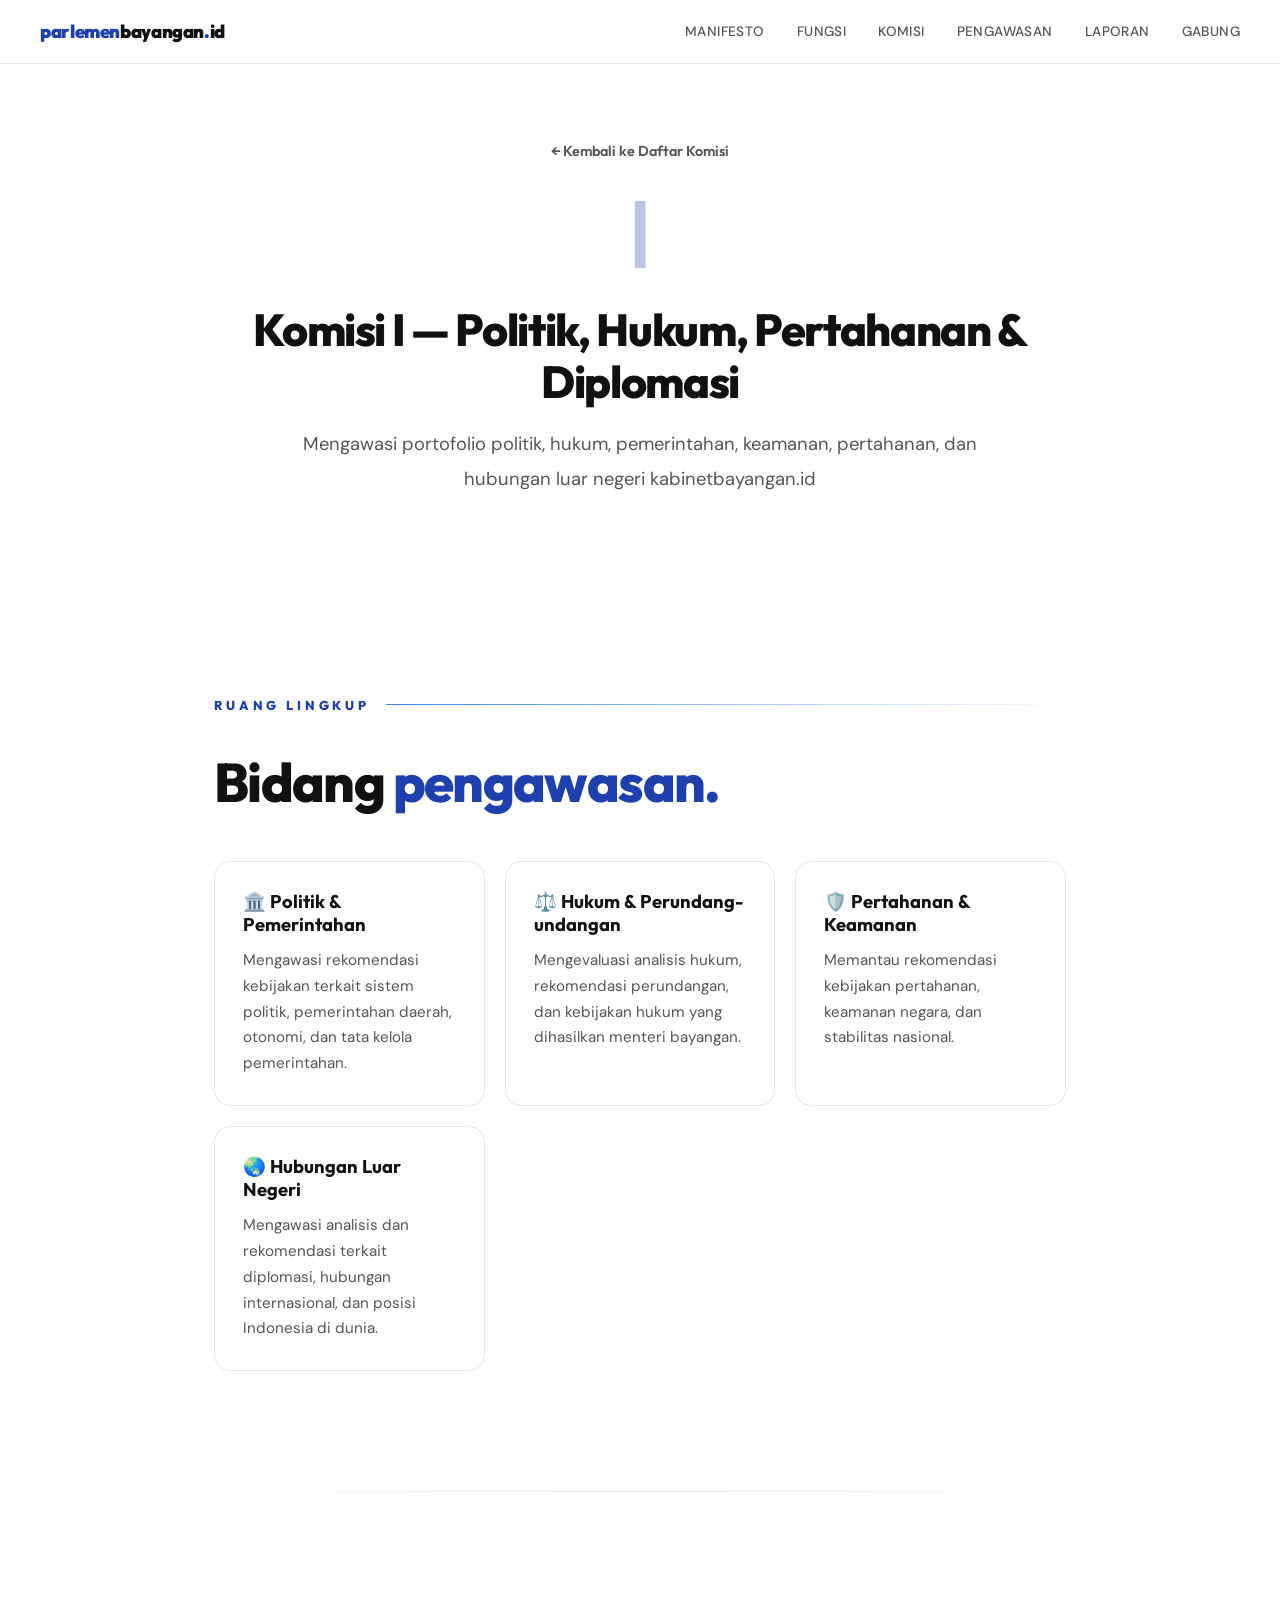
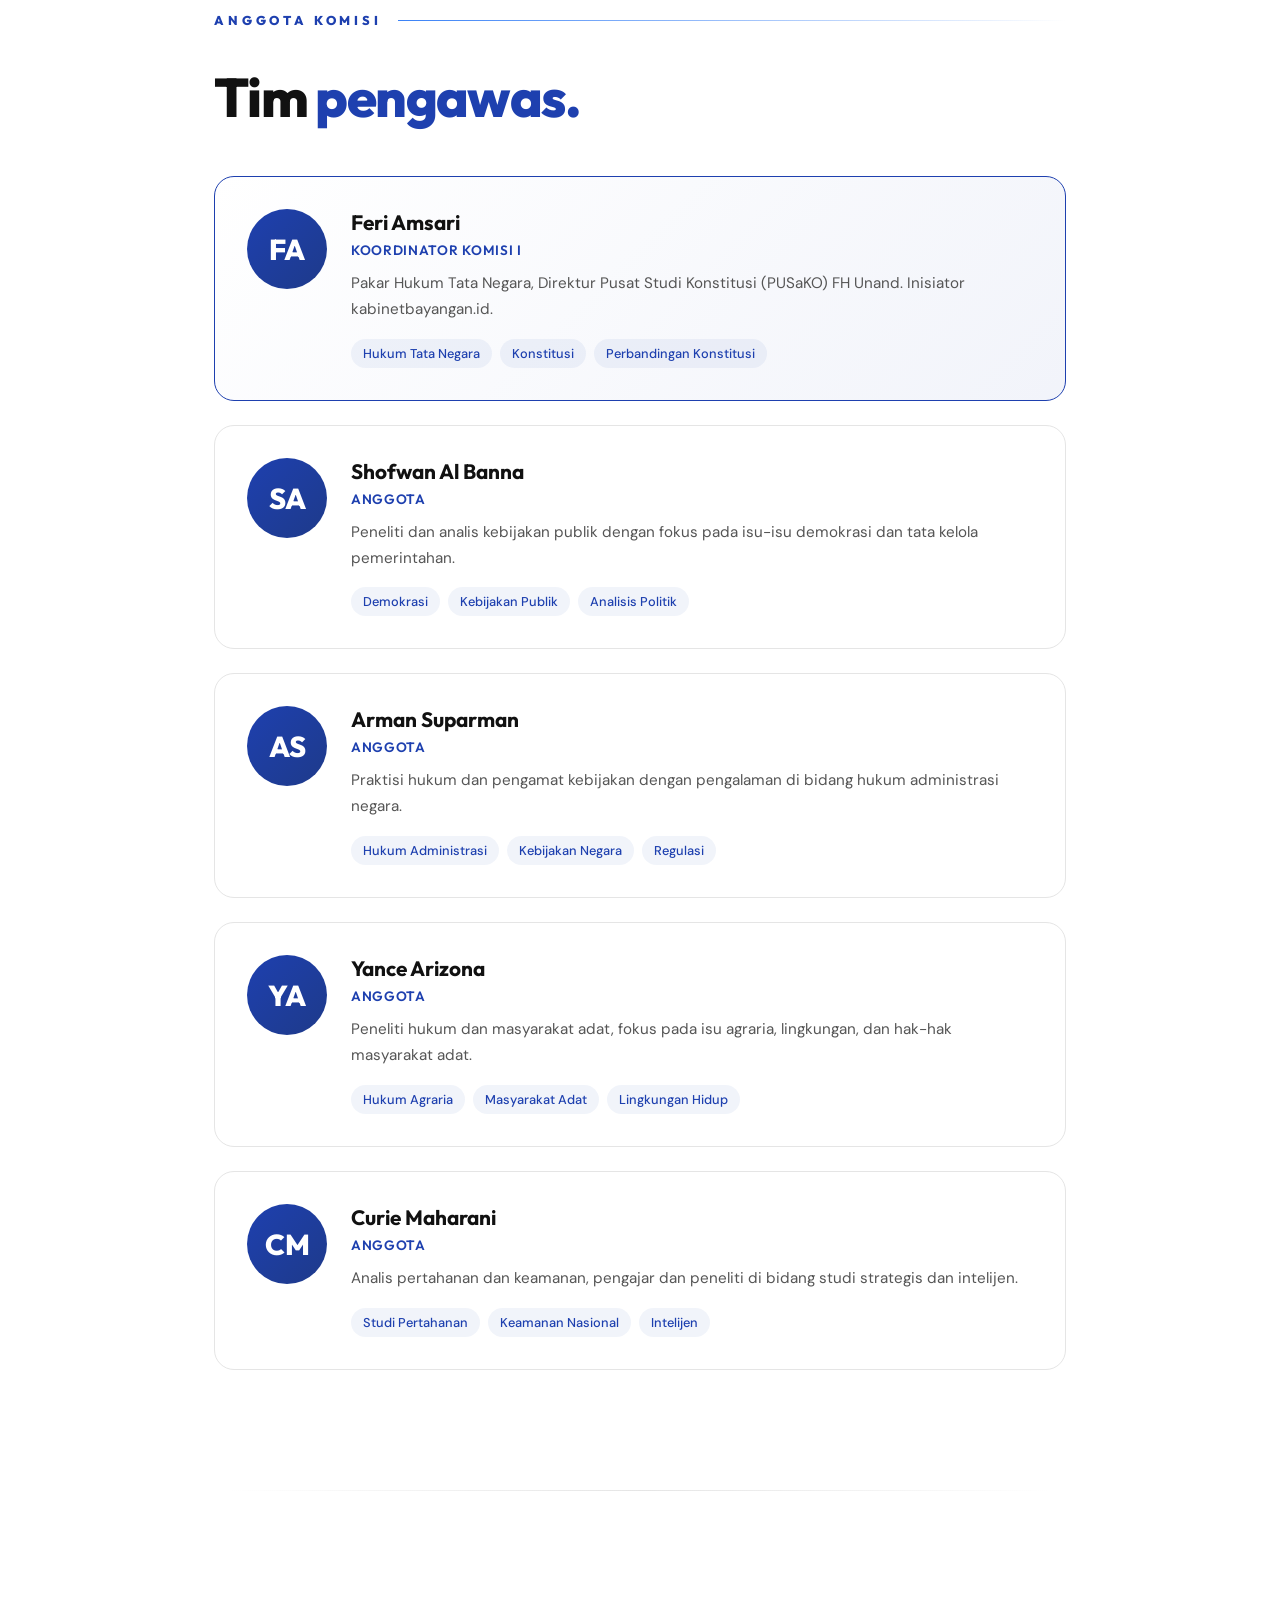
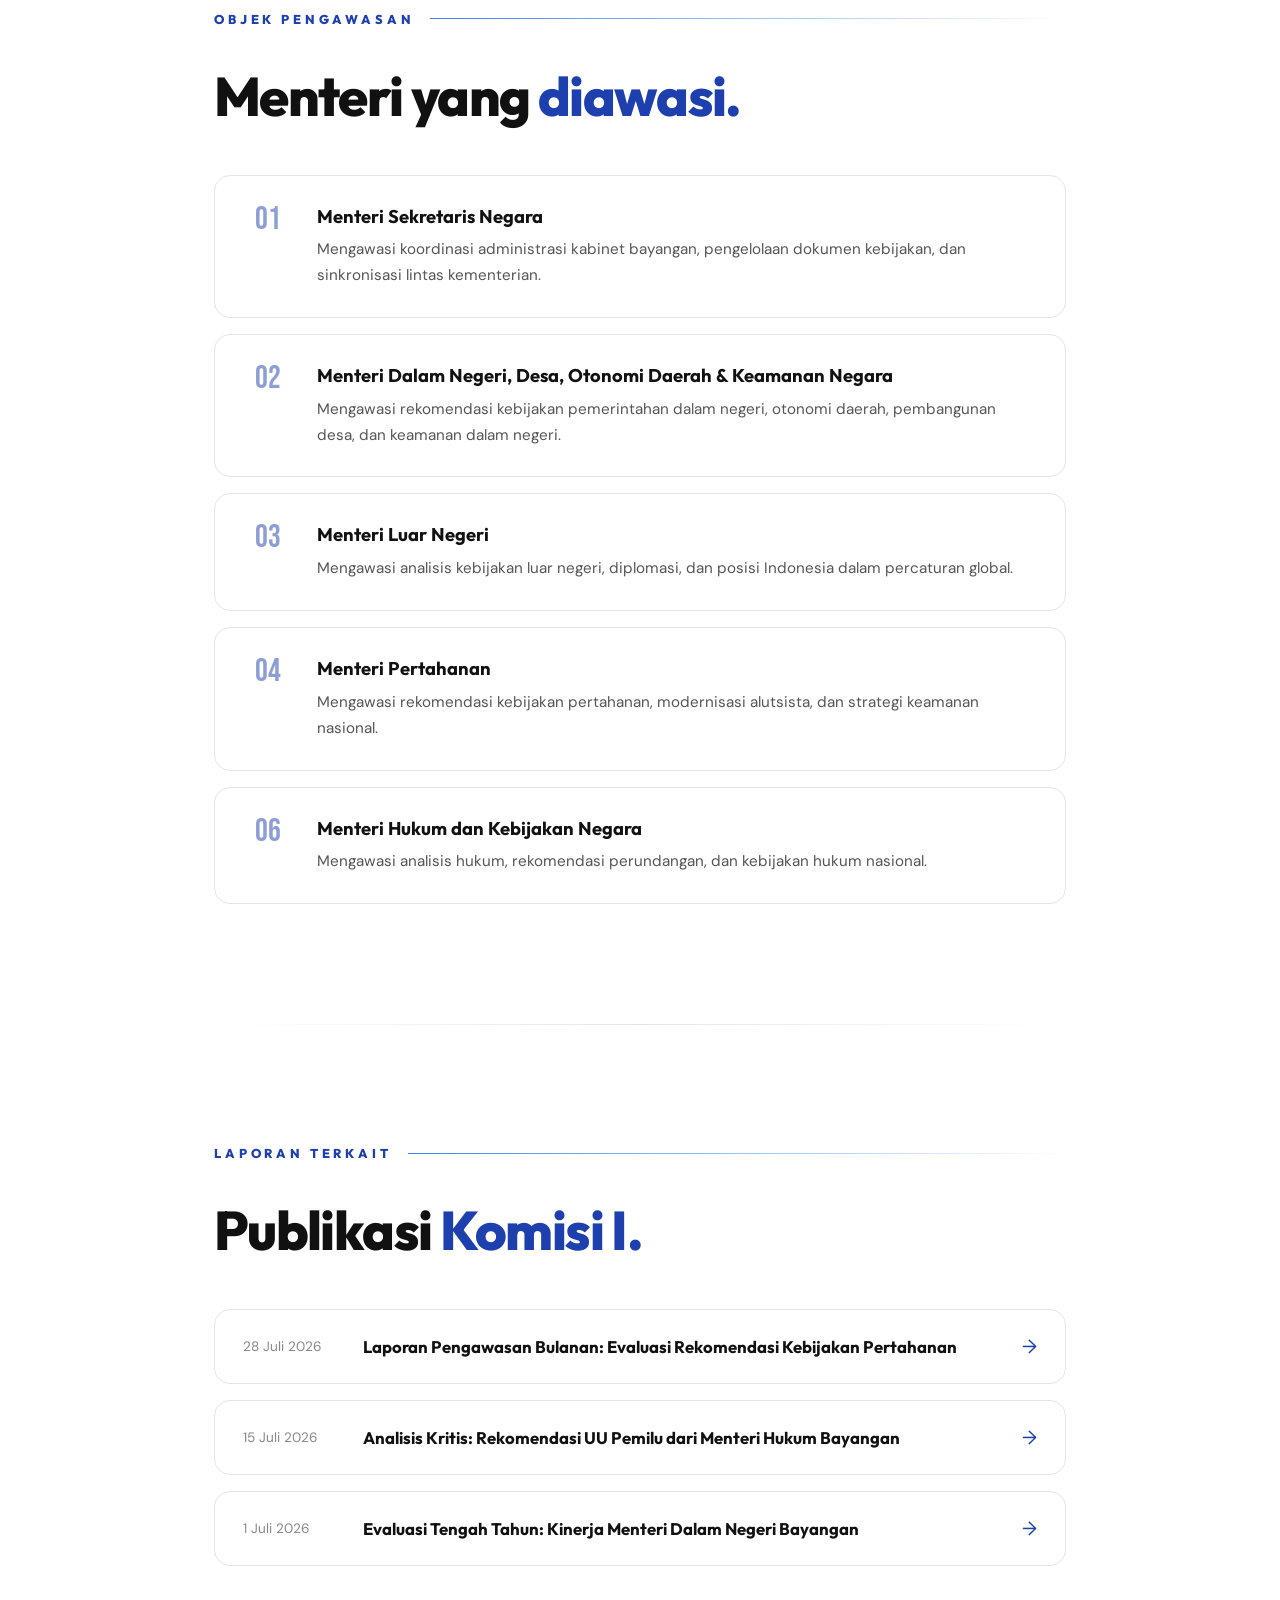
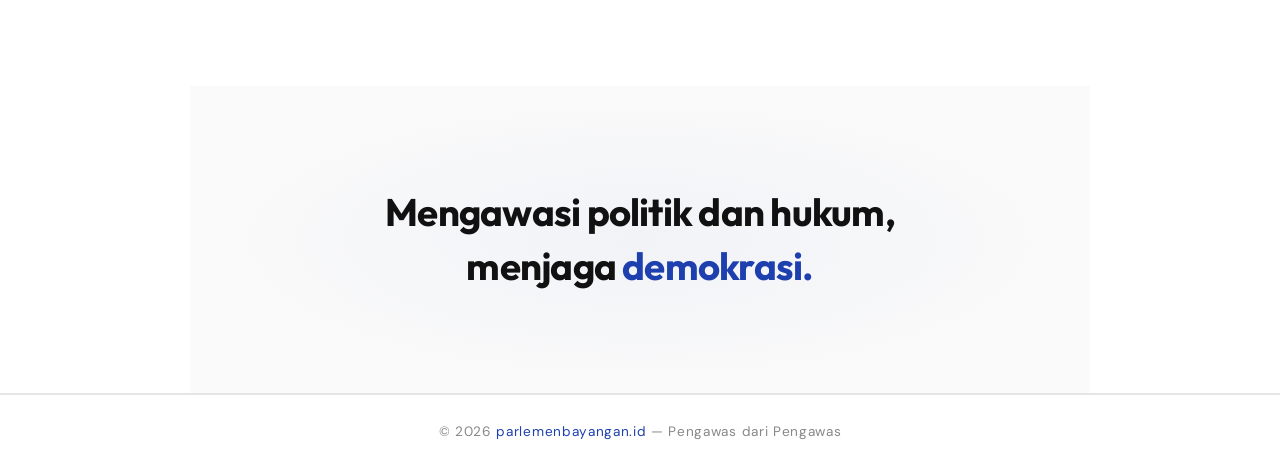
<file: archive/komisi/komisi-i.html>
<!DOCTYPE html>
<html lang="id">
<head>
  <meta charset="UTF-8">
  <meta name="viewport" content="width=device-width, initial-scale=1.0">
  <meta name="description" content="Komisi I parlemenbayangan.id — Politik, Hukum, Pertahanan & Diplomasi. Mengawasi kabinetbayangan.id di bidang politik dan hukum.">
  <title>Komisi I — Politik, Hukum, Pertahanan & Diplomasi | parlemenbayangan.id</title>
  <link rel="preconnect" href="https://fonts.googleapis.com">
  <link rel="preconnect" href="https://fonts.gstatic.com" crossorigin>
  <link href="https://fonts.googleapis.com/css2?family=Bebas+Neue&family=DM+Sans:ital,wght@0,300;0,400;0,500;0,600;0,700;1,400&family=Outfit:wght@300;400;500;600;700;800;900&display=swap" rel="stylesheet">
  <link rel="stylesheet" href="../css/style.css">
  <link rel="icon" type="image/svg+xml" href="data:image/svg+xml,%3Csvg xmlns='http://www.w3.org/2000/svg' viewBox='0 0 100 100'%3E%3Crect width='100' height='100' rx='22' fill='%231E40AF'/%3E%3Ctext x='50' y='68' font-family='sans-serif' font-size='52' font-weight='900' fill='white' text-anchor='middle'%3EPB%3C/text%3E%3C/svg%3E">
</head>
<body>

<nav id="mainNav">
  <div class="nav-logo"><span>parlemen</span>bayangan<span>.</span>id</div>
  <div class="nav-links">
    <a href="../index.html#manifesto">Manifesto</a>
    <a href="../index.html#fungsi">Fungsi</a>
    <a href="../index.html#komisi">Komisi</a>
    <a href="../index.html#pengawasan">Pengawasan</a>
    <a href="../index.html#laporan">Laporan</a>
    <a href="../index.html#gabung">Gabung</a>
  </div>
  <button class="nav-toggle" id="navToggle" aria-label="Toggle menu">
    <span></span>
    <span></span>
    <span></span>
  </button>
</nav>

<div class="mobile-menu" id="mobileMenu">
  <a href="../index.html#manifesto">Manifesto</a>
  <a href="../index.html#fungsi">Fungsi</a>
  <a href="../index.html#komisi">Komisi</a>
  <a href="../index.html#pengawasan">Pengawasan</a>
  <a href="../index.html#laporan">Laporan</a>
  <a href="../index.html#gabung">Gabung</a>
</div>

<section class="komisi-detail-hero">
  <div class="komisi-detail-header">
    <a href="../index.html#komisi" class="back-link">← Kembali ke Daftar Komisi</a>
    <div class="komisi-detail-num">I</div>
    <h1>Komisi I — Politik, Hukum, Pertahanan & Diplomasi</h1>
    <p class="komisi-detail-sub">Mengawasi portofolio politik, hukum, pemerintahan, keamanan, pertahanan, dan hubungan luar negeri kabinetbayangan.id</p>
  </div>
</section>

<section class="komisi-scope-section">
  <div class="section-label reveal">Ruang Lingkup</div>
  <h2 class="reveal">Bidang <span class="highlight">pengawasan.</span></h2>
  
  <div class="scope-grid">
    <div class="scope-card reveal">
      <h3>🏛️ Politik & Pemerintahan</h3>
      <p>Mengawasi rekomendasi kebijakan terkait sistem politik, pemerintahan daerah, otonomi, dan tata kelola pemerintahan.</p>
    </div>
    <div class="scope-card reveal">
      <h3>⚖️ Hukum & Perundang-undangan</h3>
      <p>Mengevaluasi analisis hukum, rekomendasi perundangan, dan kebijakan hukum yang dihasilkan menteri bayangan.</p>
    </div>
    <div class="scope-card reveal">
      <h3>🛡️ Pertahanan & Keamanan</h3>
      <p>Memantau rekomendasi kebijakan pertahanan, keamanan negara, dan stabilitas nasional.</p>
    </div>
    <div class="scope-card reveal">
      <h3>🌏 Hubungan Luar Negeri</h3>
      <p>Mengawasi analisis dan rekomendasi terkait diplomasi, hubungan internasional, dan posisi Indonesia di dunia.</p>
    </div>
  </div>
</section>

<div class="divider"></div>

<section class="komisi-members-section">
  <div class="section-label reveal">Anggota Komisi</div>
  <h2 class="reveal">Tim <span class="highlight">pengawas.</span></h2>
  
  <div class="members-grid">
    <div class="member-card reveal coordinator">
      <div class="member-avatar">FA</div>
      <div class="member-info">
        <h3>Feri Amsari</h3>
        <span class="member-role">Koordinator Komisi I</span>
        <p class="member-bio">Pakar Hukum Tata Negara, Direktur Pusat Studi Konstitusi (PUSaKO) FH Unand. Inisiator kabinetbayangan.id.</p>
        <div class="member-expertise">
          <span>Hukum Tata Negara</span>
          <span>Konstitusi</span>
          <span>Perbandingan Konstitusi</span>
        </div>
      </div>
    </div>

    <div class="member-card reveal">
      <div class="member-avatar">SA</div>
      <div class="member-info">
        <h3>Shofwan Al Banna</h3>
        <span class="member-role">Anggota</span>
        <p class="member-bio">Peneliti dan analis kebijakan publik dengan fokus pada isu-isu demokrasi dan tata kelola pemerintahan.</p>
        <div class="member-expertise">
          <span>Demokrasi</span>
          <span>Kebijakan Publik</span>
          <span>Analisis Politik</span>
        </div>
      </div>
    </div>

    <div class="member-card reveal">
      <div class="member-avatar">AS</div>
      <div class="member-info">
        <h3>Arman Suparman</h3>
        <span class="member-role">Anggota</span>
        <p class="member-bio">Praktisi hukum dan pengamat kebijakan dengan pengalaman di bidang hukum administrasi negara.</p>
        <div class="member-expertise">
          <span>Hukum Administrasi</span>
          <span>Kebijakan Negara</span>
          <span>Regulasi</span>
        </div>
      </div>
    </div>

    <div class="member-card reveal">
      <div class="member-avatar">YA</div>
      <div class="member-info">
        <h3>Yance Arizona</h3>
        <span class="member-role">Anggota</span>
        <p class="member-bio">Peneliti hukum dan masyarakat adat, fokus pada isu agraria, lingkungan, dan hak-hak masyarakat adat.</p>
        <div class="member-expertise">
          <span>Hukum Agraria</span>
          <span>Masyarakat Adat</span>
          <span>Lingkungan Hidup</span>
        </div>
      </div>
    </div>

    <div class="member-card reveal">
      <div class="member-avatar">CM</div>
      <div class="member-info">
        <h3>Curie Maharani</h3>
        <span class="member-role">Anggota</span>
        <p class="member-bio">Analis pertahanan dan keamanan, pengajar dan peneliti di bidang studi strategis dan intelijen.</p>
        <div class="member-expertise">
          <span>Studi Pertahanan</span>
          <span>Keamanan Nasional</span>
          <span>Intelijen</span>
        </div>
      </div>
    </div>
  </div>
</section>

<div class="divider"></div>

<section class="komisi-watch-section">
  <div class="section-label reveal">Objek Pengawasan</div>
  <h2 class="reveal">Menteri yang <span class="highlight">diawasi.</span></h2>
  
  <div class="watch-list">
    <div class="watch-item reveal">
      <div class="watch-num">01</div>
      <div class="watch-content">
        <h3>Menteri Sekretaris Negara</h3>
        <p>Mengawasi koordinasi administrasi kabinet bayangan, pengelolaan dokumen kebijakan, dan sinkronisasi lintas kementerian.</p>
      </div>
    </div>
    <div class="watch-item reveal">
      <div class="watch-num">02</div>
      <div class="watch-content">
        <h3>Menteri Dalam Negeri, Desa, Otonomi Daerah & Keamanan Negara</h3>
        <p>Mengawasi rekomendasi kebijakan pemerintahan dalam negeri, otonomi daerah, pembangunan desa, dan keamanan dalam negeri.</p>
      </div>
    </div>
    <div class="watch-item reveal">
      <div class="watch-num">03</div>
      <div class="watch-content">
        <h3>Menteri Luar Negeri</h3>
        <p>Mengawasi analisis kebijakan luar negeri, diplomasi, dan posisi Indonesia dalam percaturan global.</p>
      </div>
    </div>
    <div class="watch-item reveal">
      <div class="watch-num">04</div>
      <div class="watch-content">
        <h3>Menteri Pertahanan</h3>
        <p>Mengawasi rekomendasi kebijakan pertahanan, modernisasi alutsista, dan strategi keamanan nasional.</p>
      </div>
    </div>
    <div class="watch-item reveal">
      <div class="watch-num">06</div>
      <div class="watch-content">
        <h3>Menteri Hukum dan Kebijakan Negara</h3>
        <p>Mengawasi analisis hukum, rekomendasi perundangan, dan kebijakan hukum nasional.</p>
      </div>
    </div>
  </div>
</section>

<div class="divider"></div>

<section class="komisi-reports-section">
  <div class="section-label reveal">Laporan Terkait</div>
  <h2 class="reveal">Publikasi <span class="highlight">Komisi I.</span></h2>
  
  <div class="reports-list">
    <a href="#" class="report-link reveal">
      <span class="report-date">28 Juli 2026</span>
      <h3>Laporan Pengawasan Bulanan: Evaluasi Rekomendasi Kebijakan Pertahanan</h3>
      <span class="report-arrow">→</span>
    </a>
    <a href="#" class="report-link reveal">
      <span class="report-date">15 Juli 2026</span>
      <h3>Analisis Kritis: Rekomendasi UU Pemilu dari Menteri Hukum Bayangan</h3>
      <span class="report-arrow">→</span>
    </a>
    <a href="#" class="report-link reveal">
      <span class="report-date">1 Juli 2026</span>
      <h3>Evaluasi Tengah Tahun: Kinerja Menteri Dalam Negeri Bayangan</h3>
      <span class="report-arrow">→</span>
    </a>
  </div>
</section>

<section class="closing">
  <p class="reveal">Mengawasi politik dan hukum,<br>menjaga <span>demokrasi.</span></p>
</section>

<footer>
  <div class="footer-bottom">
    <p>© 2026 <a href="https://parlemenbayangan.id">parlemenbayangan.id</a> — Pengawas dari Pengawas</p>
  </div>
</footer>

<script src="../js/main.js"></script>
</body>
</html>
</file>
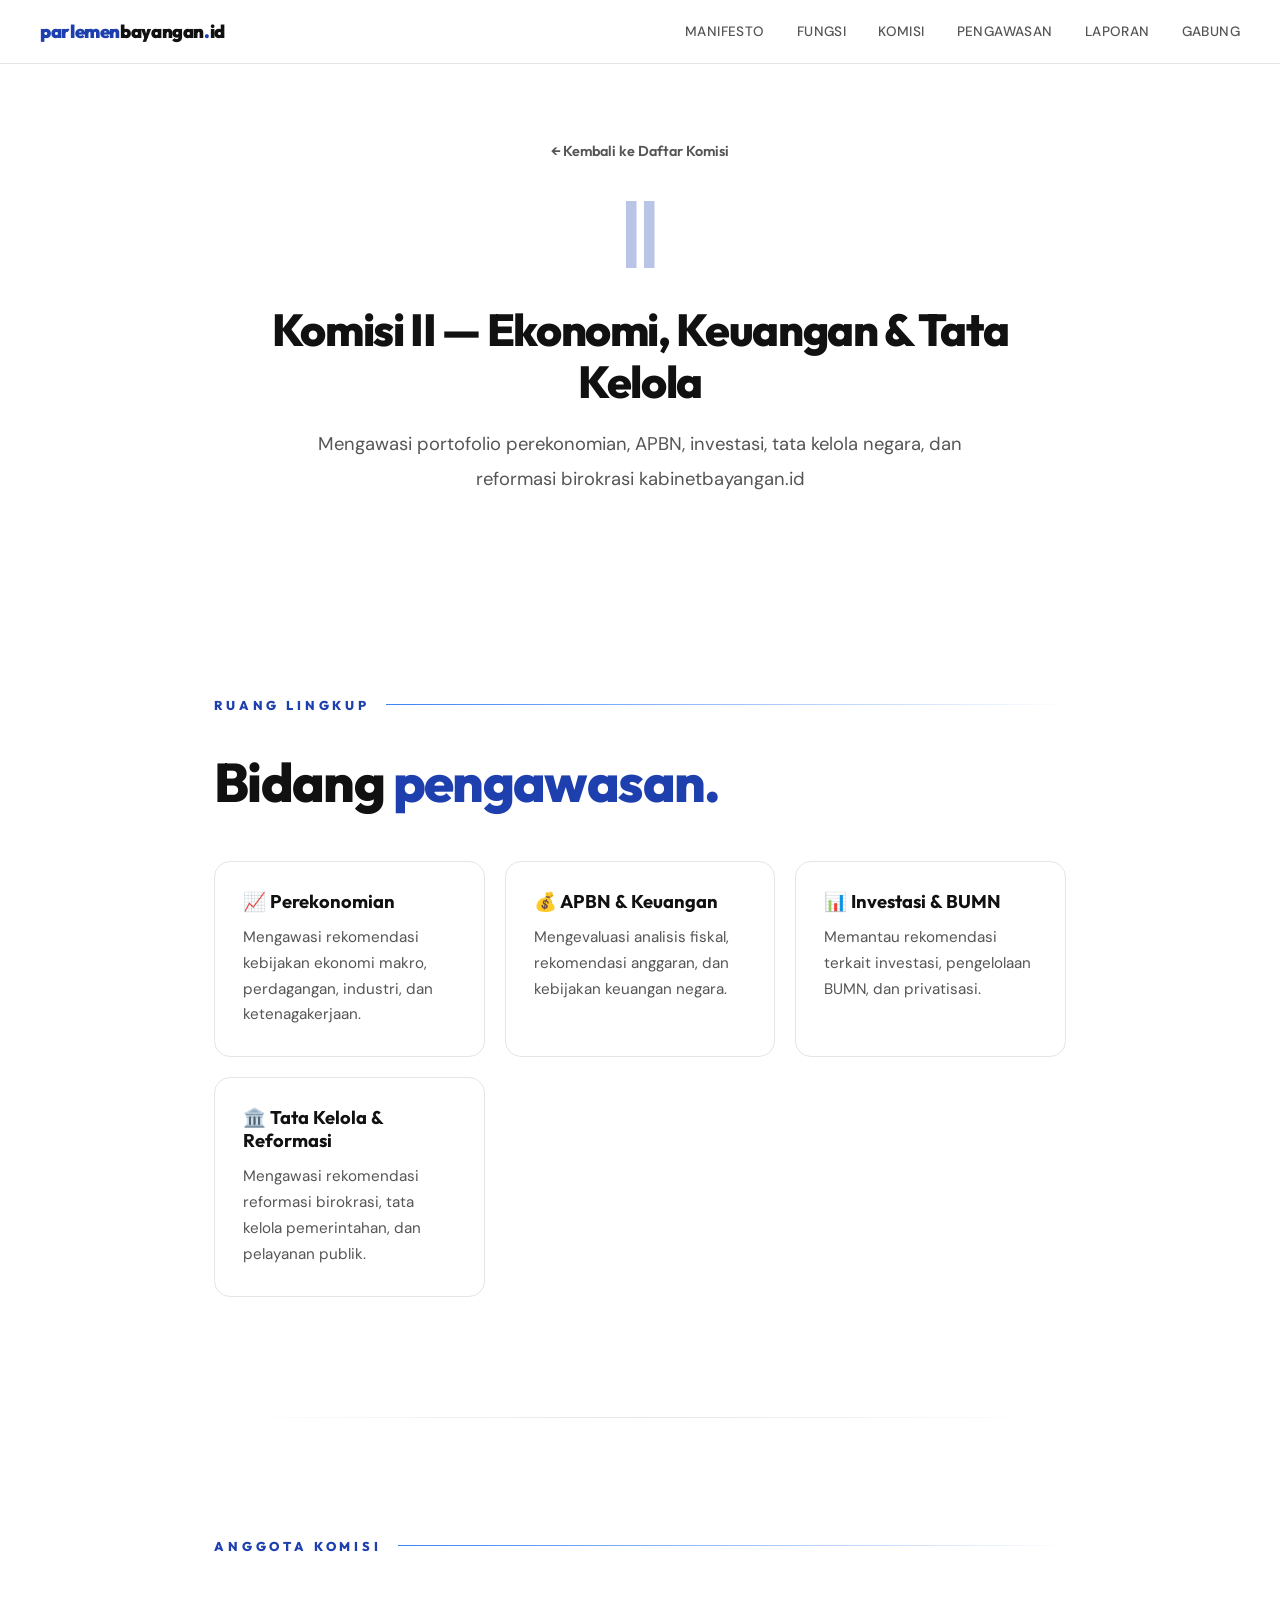
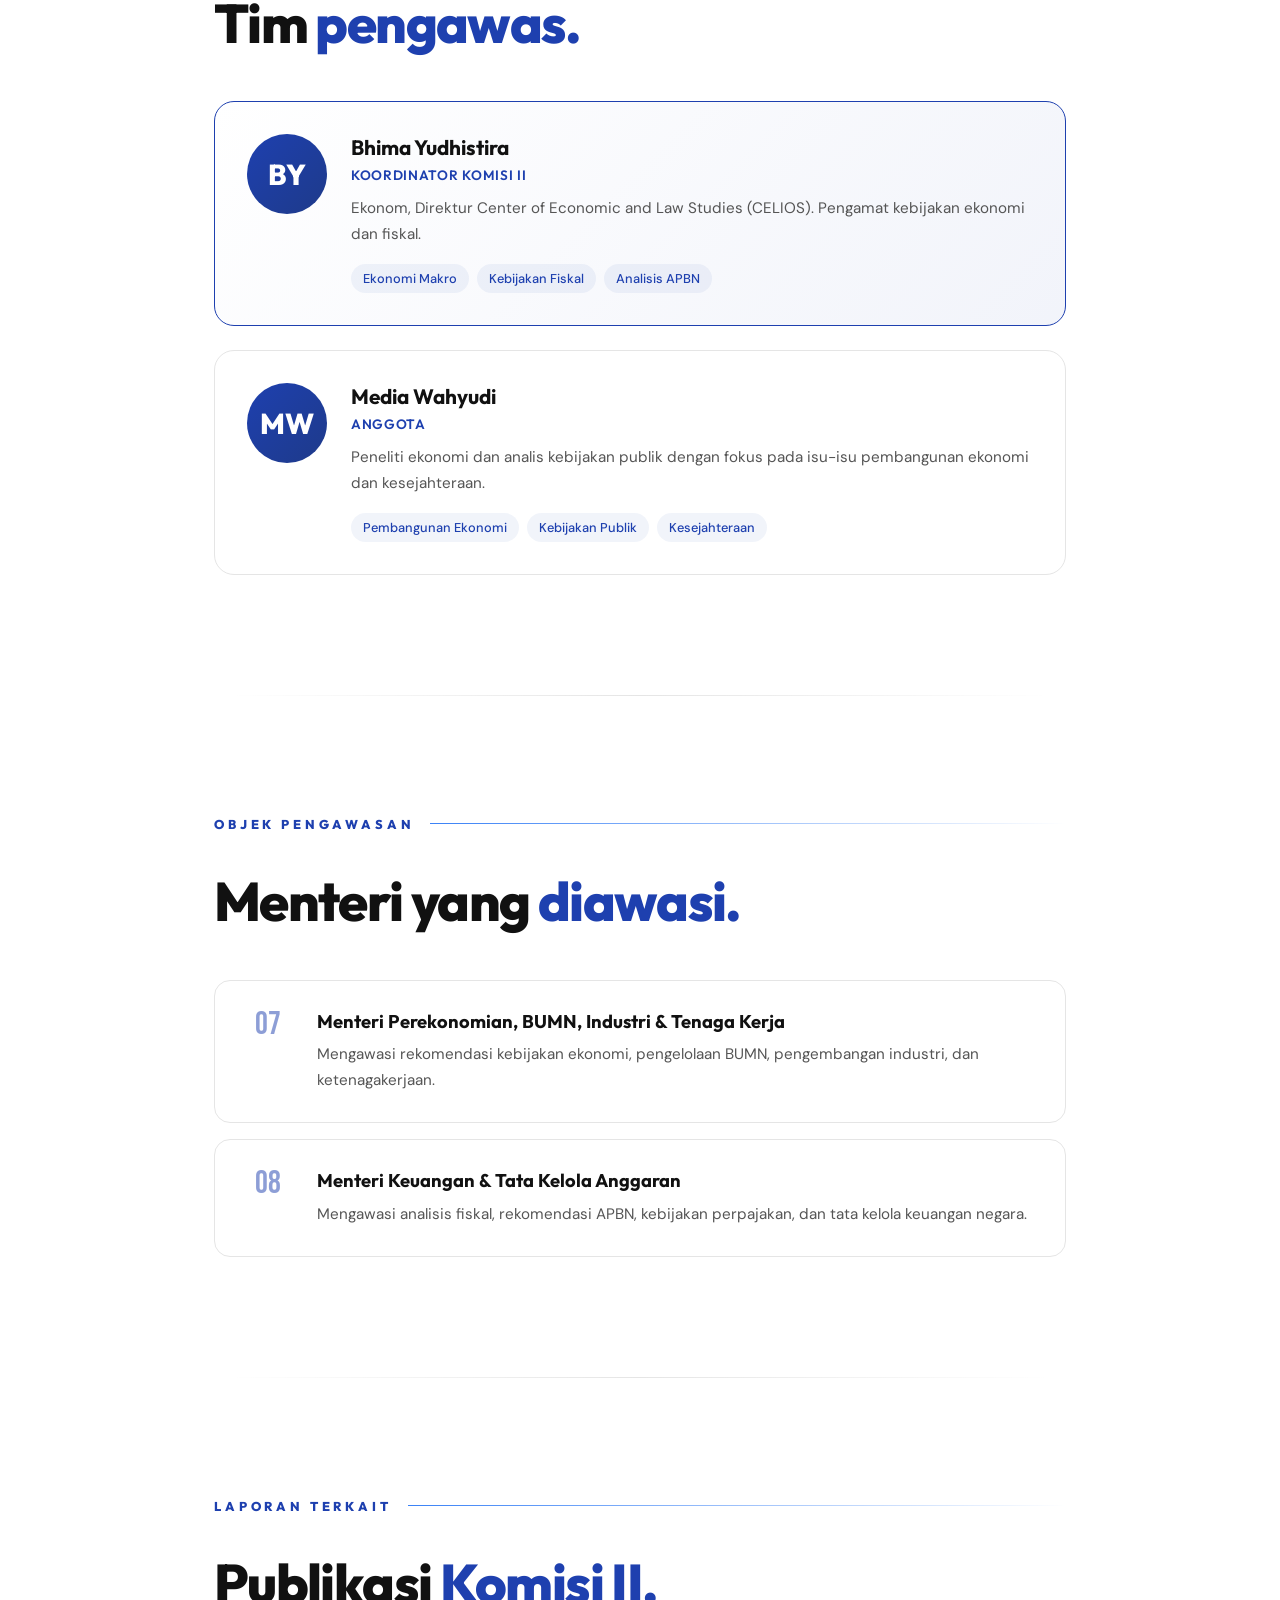
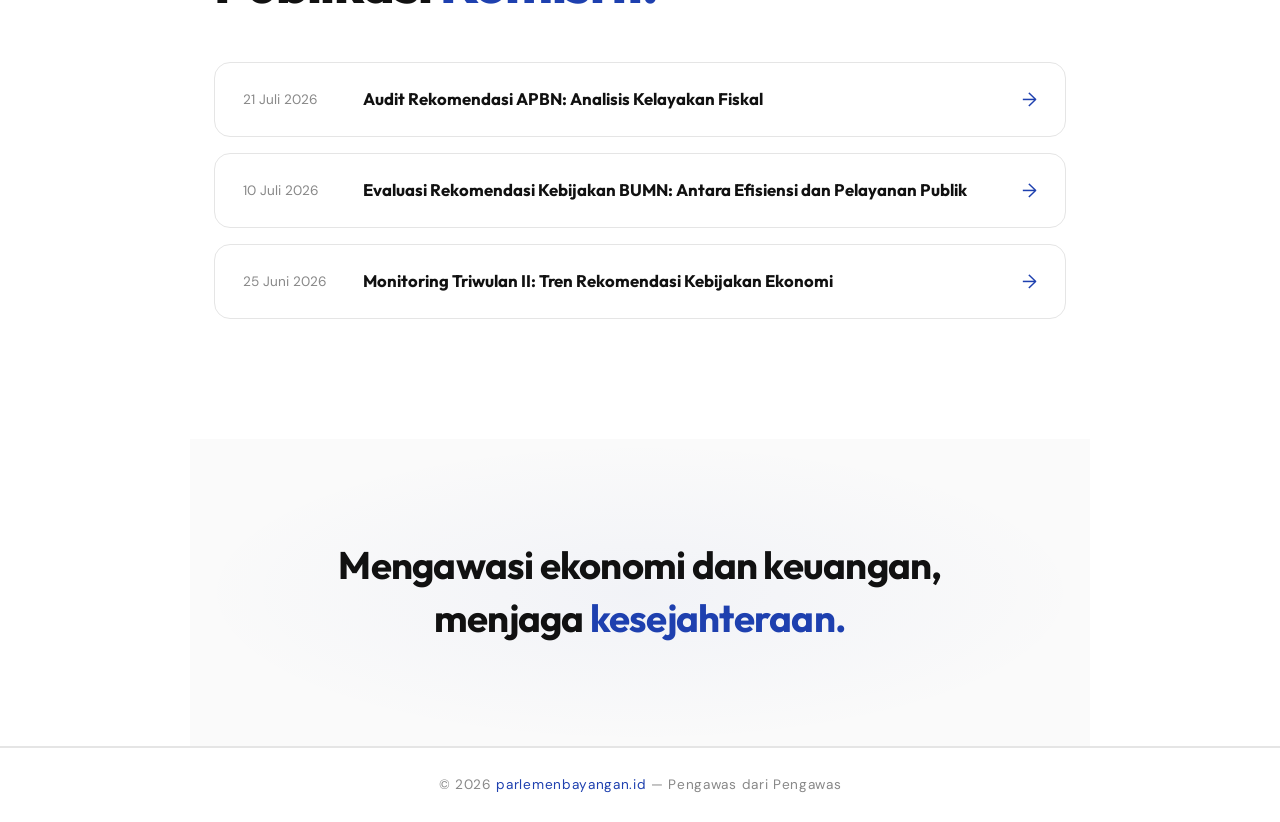
<file: archive/komisi/komisi-ii.html>
<!DOCTYPE html>
<html lang="id">
<head>
  <meta charset="UTF-8">
  <meta name="viewport" content="width=device-width, initial-scale=1.0">
  <meta name="description" content="Komisi II parlemenbayangan.id — Ekonomi, Keuangan & Tata Kelola. Mengawasi kabinetbayangan.id di bidang ekonomi dan keuangan.">
  <title>Komisi II — Ekonomi, Keuangan & Tata Kelola | parlemenbayangan.id</title>
  <link rel="preconnect" href="https://fonts.googleapis.com">
  <link rel="preconnect" href="https://fonts.gstatic.com" crossorigin>
  <link href="https://fonts.googleapis.com/css2?family=Bebas+Neue&family=DM+Sans:ital,wght@0,300;0,400;0,500;0,600;0,700;1,400&family=Outfit:wght@300;400;500;600;700;800;900&display=swap" rel="stylesheet">
  <link rel="stylesheet" href="../css/style.css">
  <link rel="icon" type="image/svg+xml" href="data:image/svg+xml,%3Csvg xmlns='http://www.w3.org/2000/svg' viewBox='0 0 100 100'%3E%3Crect width='100' height='100' rx='22' fill='%231E40AF'/%3E%3Ctext x='50' y='68' font-family='sans-serif' font-size='52' font-weight='900' fill='white' text-anchor='middle'%3EPB%3C/text%3E%3C/svg%3E">
</head>
<body>

<nav id="mainNav">
  <div class="nav-logo"><span>parlemen</span>bayangan<span>.</span>id</div>
  <div class="nav-links">
    <a href="../index.html#manifesto">Manifesto</a>
    <a href="../index.html#fungsi">Fungsi</a>
    <a href="../index.html#komisi">Komisi</a>
    <a href="../index.html#pengawasan">Pengawasan</a>
    <a href="../index.html#laporan">Laporan</a>
    <a href="../index.html#gabung">Gabung</a>
  </div>
  <button class="nav-toggle" id="navToggle" aria-label="Toggle menu">
    <span></span>
    <span></span>
    <span></span>
  </button>
</nav>

<div class="mobile-menu" id="mobileMenu">
  <a href="../index.html#manifesto">Manifesto</a>
  <a href="../index.html#fungsi">Fungsi</a>
  <a href="../index.html#komisi">Komisi</a>
  <a href="../index.html#pengawasan">Pengawasan</a>
  <a href="../index.html#laporan">Laporan</a>
  <a href="../index.html#gabung">Gabung</a>
</div>

<section class="komisi-detail-hero">
  <div class="komisi-detail-header">
    <a href="../index.html#komisi" class="back-link">← Kembali ke Daftar Komisi</a>
    <div class="komisi-detail-num">II</div>
    <h1>Komisi II — Ekonomi, Keuangan & Tata Kelola</h1>
    <p class="komisi-detail-sub">Mengawasi portofolio perekonomian, APBN, investasi, tata kelola negara, dan reformasi birokrasi kabinetbayangan.id</p>
  </div>
</section>

<section class="komisi-scope-section">
  <div class="section-label reveal">Ruang Lingkup</div>
  <h2 class="reveal">Bidang <span class="highlight">pengawasan.</span></h2>
  
  <div class="scope-grid">
    <div class="scope-card reveal">
      <h3>📈 Perekonomian</h3>
      <p>Mengawasi rekomendasi kebijakan ekonomi makro, perdagangan, industri, dan ketenagakerjaan.</p>
    </div>
    <div class="scope-card reveal">
      <h3>💰 APBN & Keuangan</h3>
      <p>Mengevaluasi analisis fiskal, rekomendasi anggaran, dan kebijakan keuangan negara.</p>
    </div>
    <div class="scope-card reveal">
      <h3>📊 Investasi & BUMN</h3>
      <p>Memantau rekomendasi terkait investasi, pengelolaan BUMN, dan privatisasi.</p>
    </div>
    <div class="scope-card reveal">
      <h3>🏛️ Tata Kelola & Reformasi</h3>
      <p>Mengawasi rekomendasi reformasi birokrasi, tata kelola pemerintahan, dan pelayanan publik.</p>
    </div>
  </div>
</section>

<div class="divider"></div>

<section class="komisi-members-section">
  <div class="section-label reveal">Anggota Komisi</div>
  <h2 class="reveal">Tim <span class="highlight">pengawas.</span></h2>
  
  <div class="members-grid">
    <div class="member-card reveal coordinator">
      <div class="member-avatar">BY</div>
      <div class="member-info">
        <h3>Bhima Yudhistira</h3>
        <span class="member-role">Koordinator Komisi II</span>
        <p class="member-bio">Ekonom, Direktur Center of Economic and Law Studies (CELIOS). Pengamat kebijakan ekonomi dan fiskal.</p>
        <div class="member-expertise">
          <span>Ekonomi Makro</span>
          <span>Kebijakan Fiskal</span>
          <span>Analisis APBN</span>
        </div>
      </div>
    </div>

    <div class="member-card reveal">
      <div class="member-avatar">MW</div>
      <div class="member-info">
        <h3>Media Wahyudi</h3>
        <span class="member-role">Anggota</span>
        <p class="member-bio">Peneliti ekonomi dan analis kebijakan publik dengan fokus pada isu-isu pembangunan ekonomi dan kesejahteraan.</p>
        <div class="member-expertise">
          <span>Pembangunan Ekonomi</span>
          <span>Kebijakan Publik</span>
          <span>Kesejahteraan</span>
        </div>
      </div>
    </div>
  </div>
</section>

<div class="divider"></div>

<section class="komisi-watch-section">
  <div class="section-label reveal">Objek Pengawasan</div>
  <h2 class="reveal">Menteri yang <span class="highlight">diawasi.</span></h2>
  
  <div class="watch-list">
    <div class="watch-item reveal">
      <div class="watch-num">07</div>
      <div class="watch-content">
        <h3>Menteri Perekonomian, BUMN, Industri & Tenaga Kerja</h3>
        <p>Mengawasi rekomendasi kebijakan ekonomi, pengelolaan BUMN, pengembangan industri, dan ketenagakerjaan.</p>
      </div>
    </div>
    <div class="watch-item reveal">
      <div class="watch-num">08</div>
      <div class="watch-content">
        <h3>Menteri Keuangan & Tata Kelola Anggaran</h3>
        <p>Mengawasi analisis fiskal, rekomendasi APBN, kebijakan perpajakan, dan tata kelola keuangan negara.</p>
      </div>
    </div>
  </div>
</section>

<div class="divider"></div>

<section class="komisi-reports-section">
  <div class="section-label reveal">Laporan Terkait</div>
  <h2 class="reveal">Publikasi <span class="highlight">Komisi II.</span></h2>
  
  <div class="reports-list">
    <a href="#" class="report-link reveal">
      <span class="report-date">21 Juli 2026</span>
      <h3>Audit Rekomendasi APBN: Analisis Kelayakan Fiskal</h3>
      <span class="report-arrow">→</span>
    </a>
    <a href="#" class="report-link reveal">
      <span class="report-date">10 Juli 2026</span>
      <h3>Evaluasi Rekomendasi Kebijakan BUMN: Antara Efisiensi dan Pelayanan Publik</h3>
      <span class="report-arrow">→</span>
    </a>
    <a href="#" class="report-link reveal">
      <span class="report-date">25 Juni 2026</span>
      <h3>Monitoring Triwulan II: Tren Rekomendasi Kebijakan Ekonomi</h3>
      <span class="report-arrow">→</span>
    </a>
  </div>
</section>

<section class="closing">
  <p class="reveal">Mengawasi ekonomi dan keuangan,<br>menjaga <span>kesejahteraan.</span></p>
</section>

<footer>
  <div class="footer-bottom">
    <p>© 2026 <a href="https://parlemenbayangan.id">parlemenbayangan.id</a> — Pengawas dari Pengawas</p>
  </div>
</footer>

<script src="../js/main.js"></script>
</body>
</html>
</file>
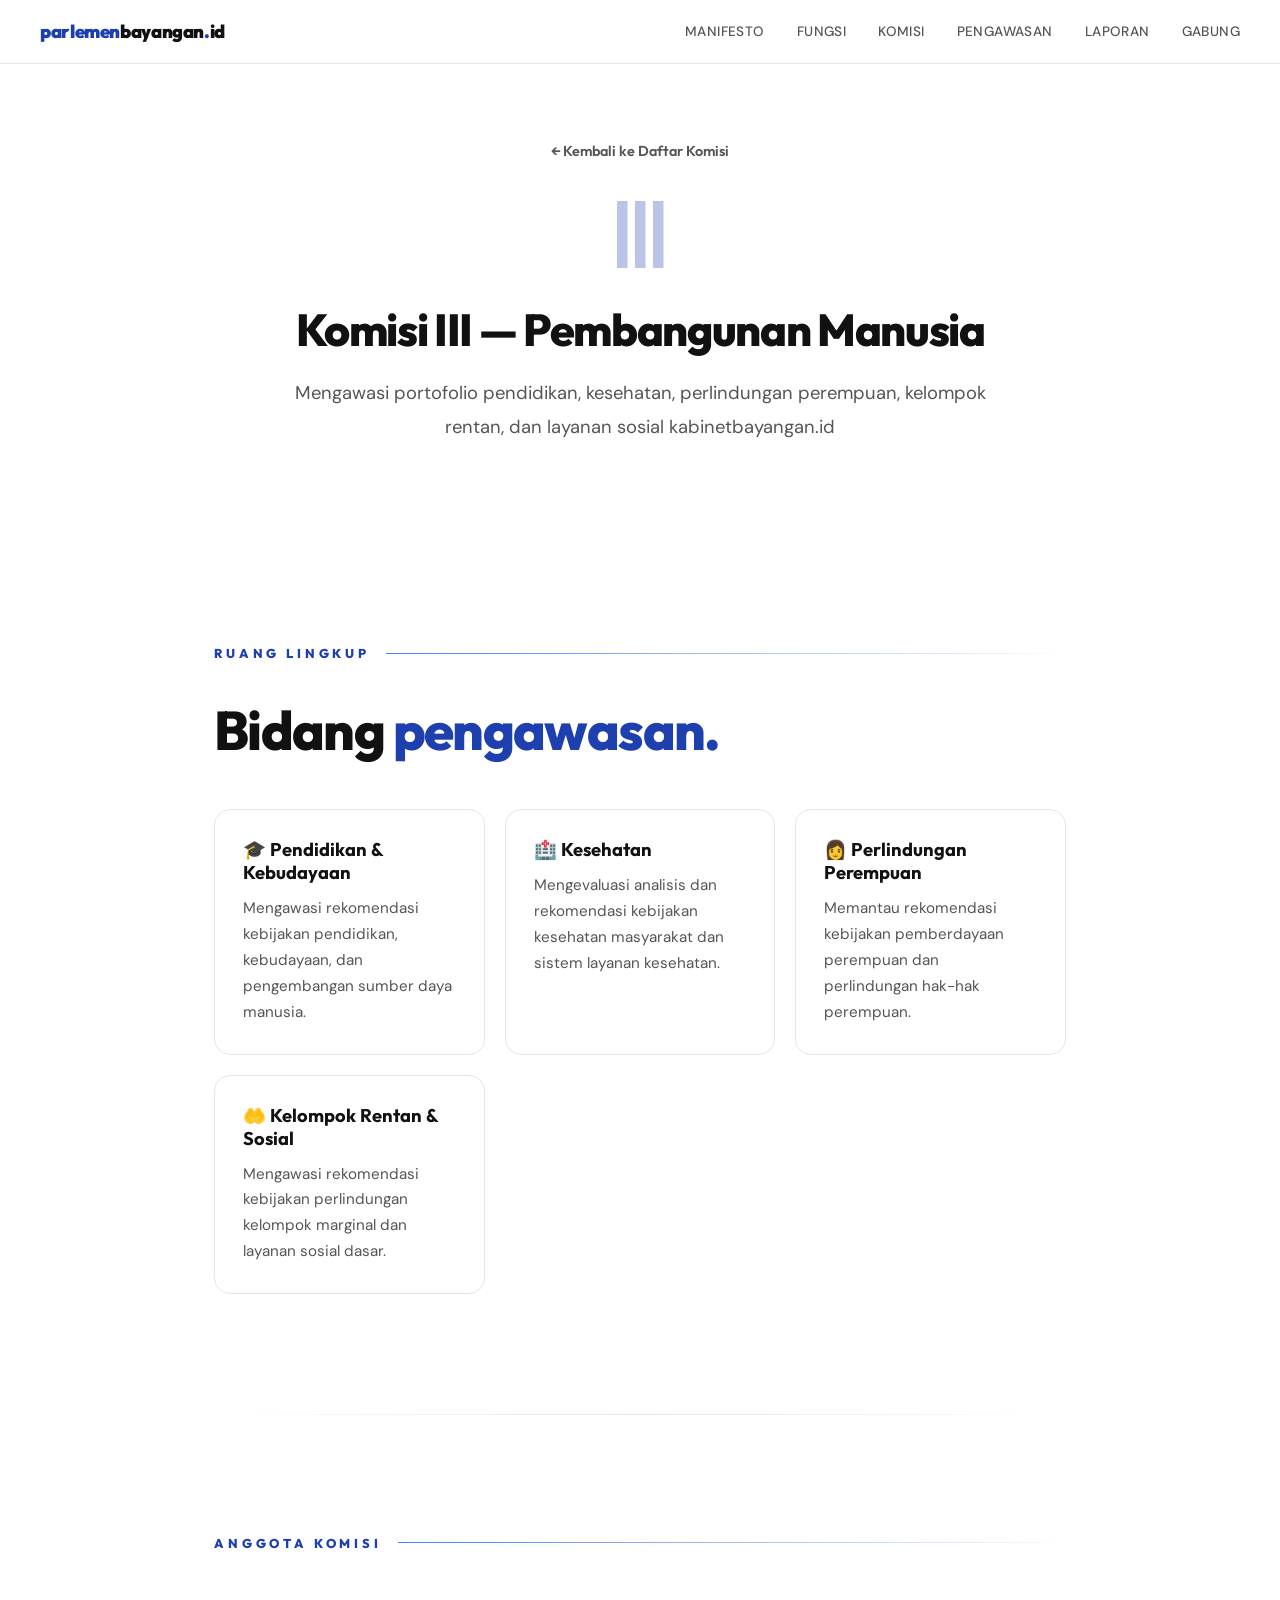
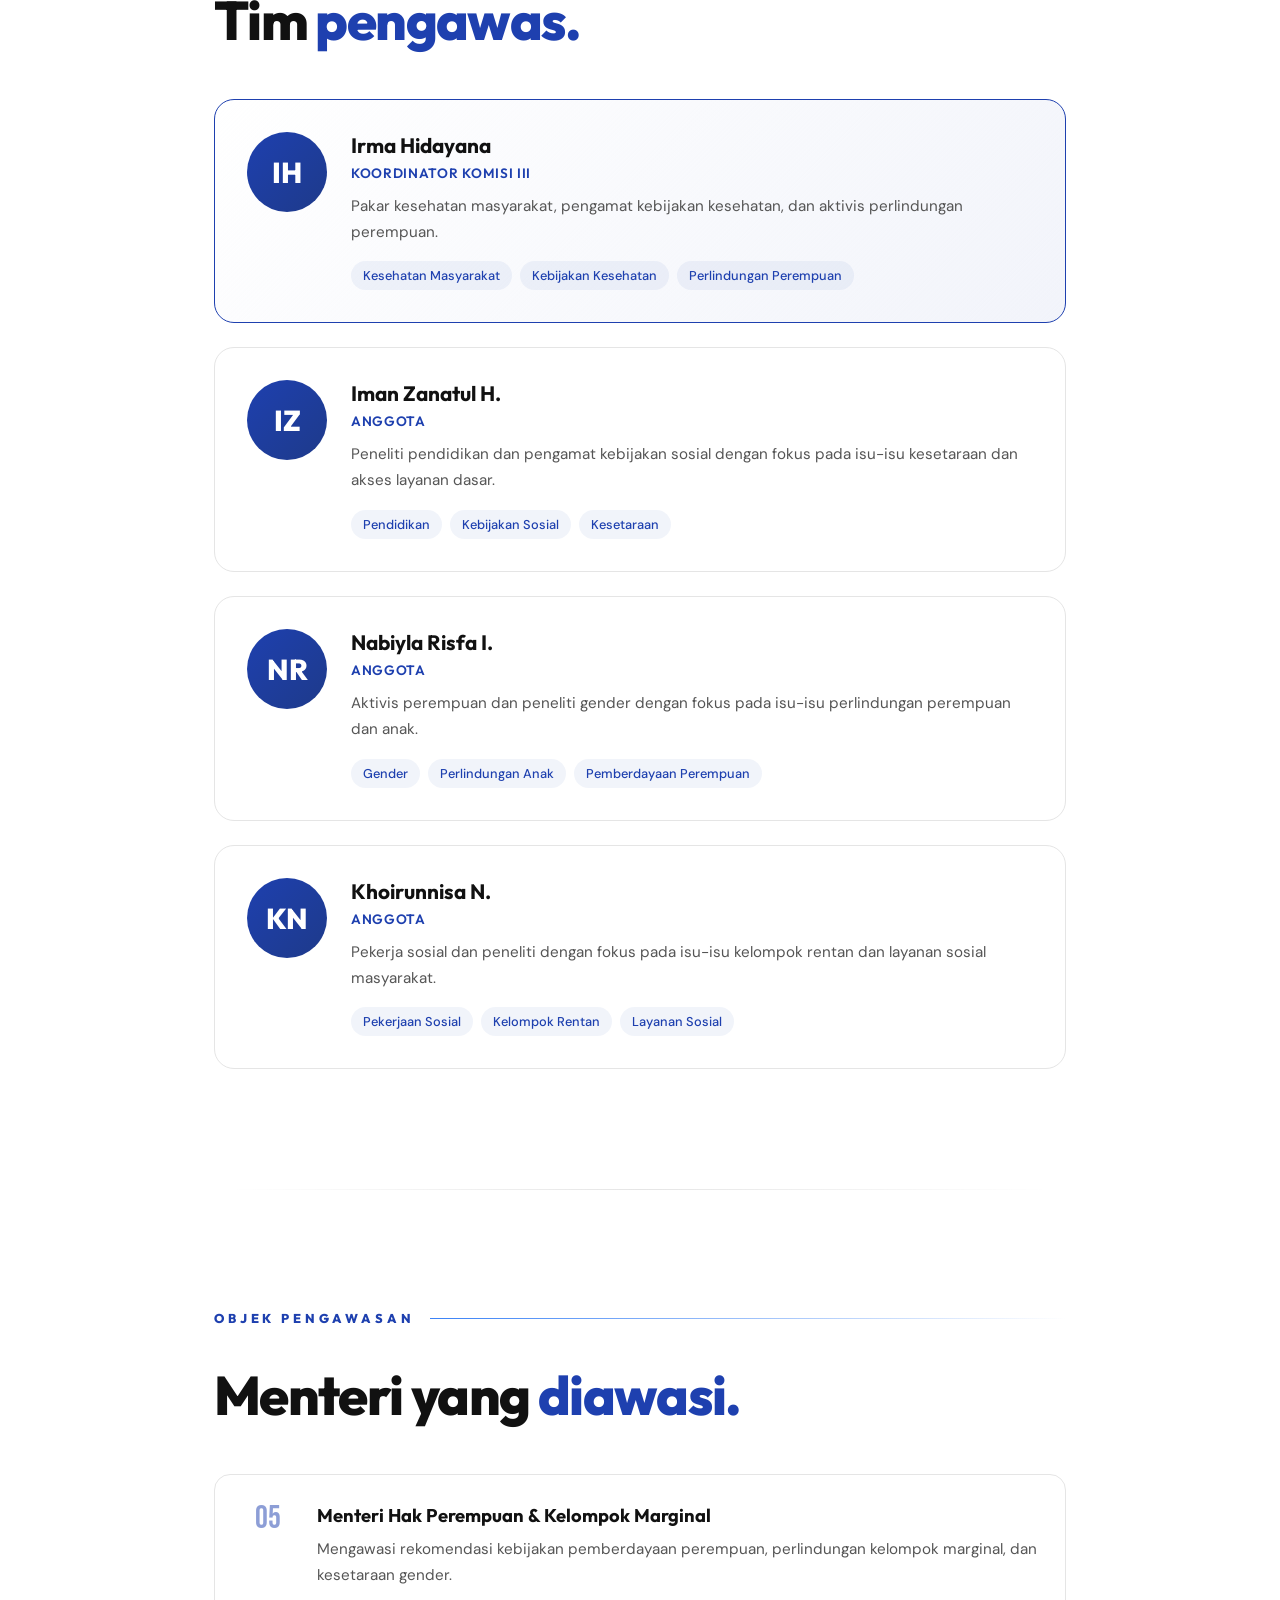
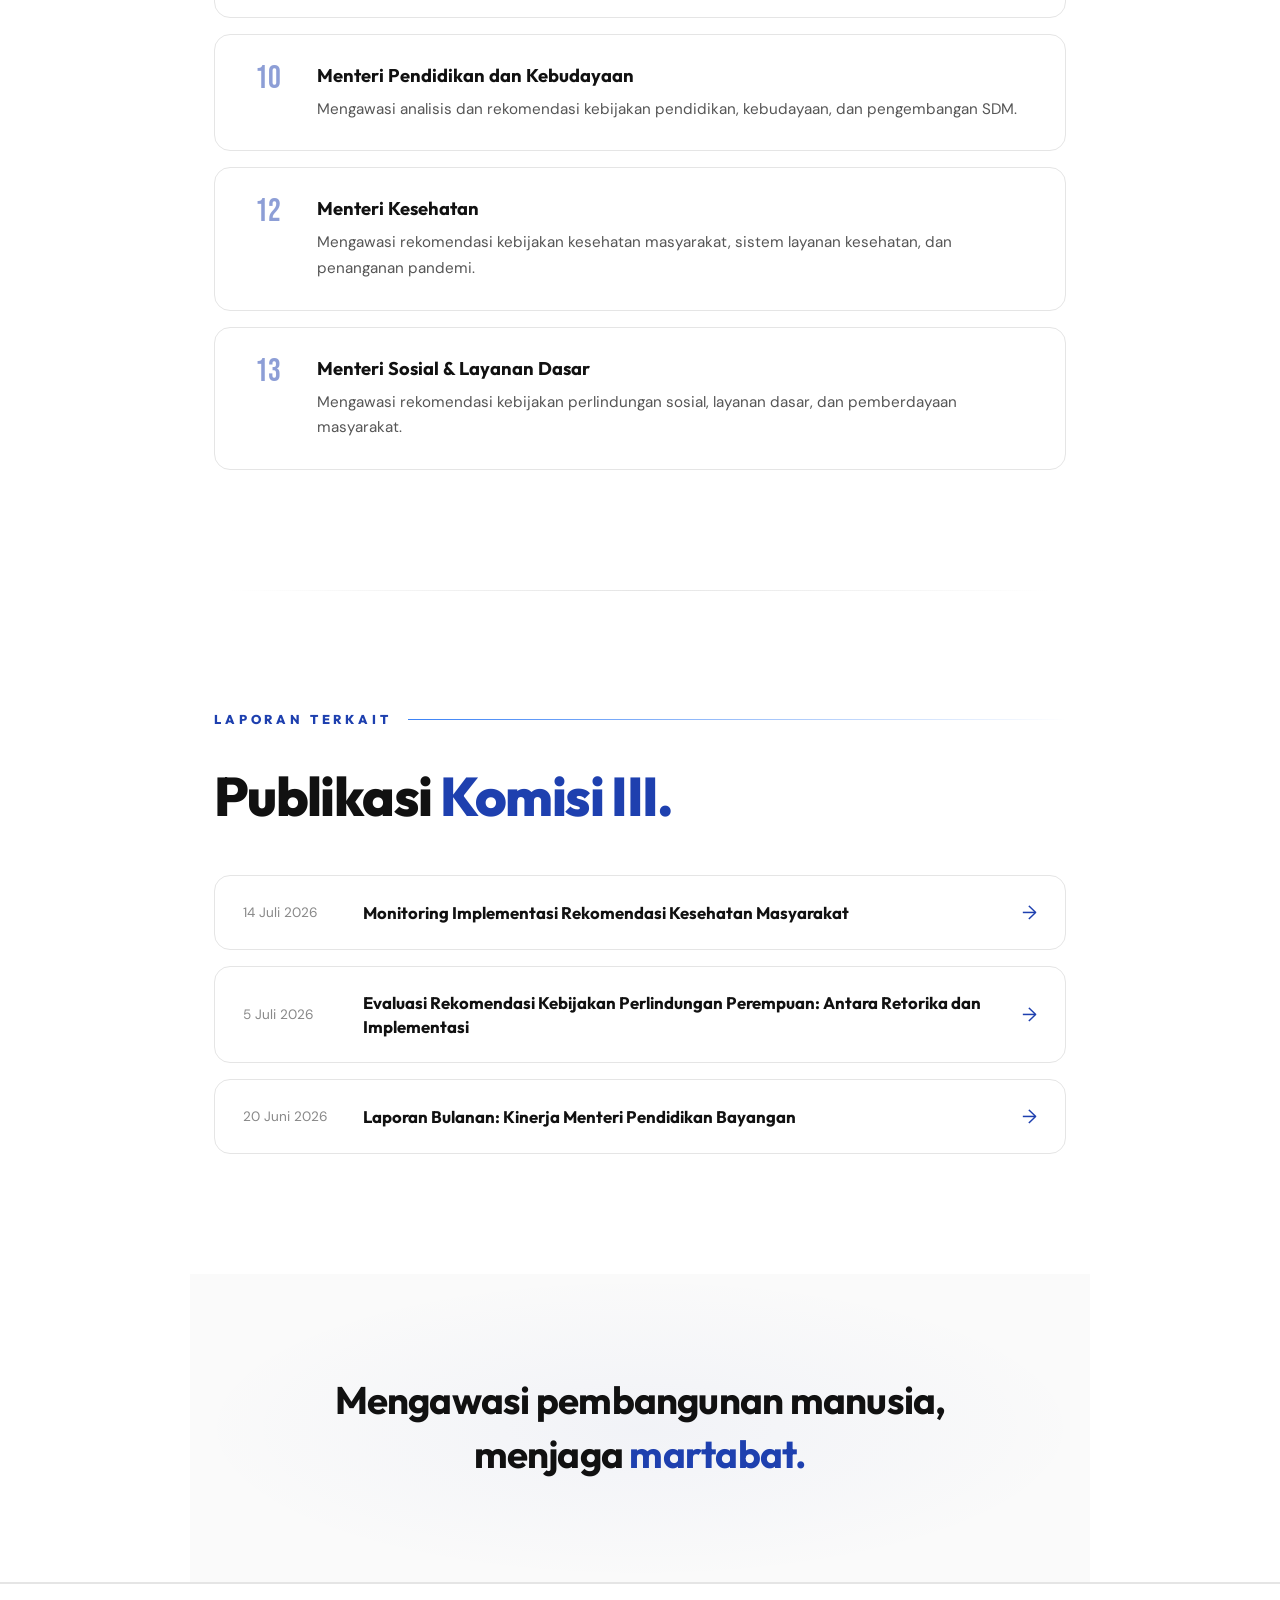
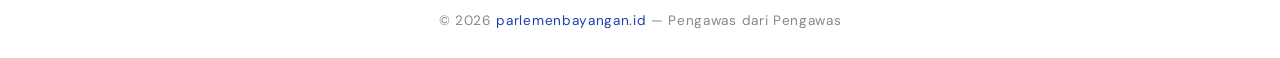
<file: archive/komisi/komisi-iii.html>
<!DOCTYPE html>
<html lang="id">
<head>
  <meta charset="UTF-8">
  <meta name="viewport" content="width=device-width, initial-scale=1.0">
  <meta name="description" content="Komisi III parlemenbayangan.id — Pembangunan Manusia. Mengawasi kabinetbayangan.id di bidang pendidikan, kesehatan, dan sosial.">
  <title>Komisi III — Pembangunan Manusia | parlemenbayangan.id</title>
  <link rel="preconnect" href="https://fonts.googleapis.com">
  <link rel="preconnect" href="https://fonts.gstatic.com" crossorigin>
  <link href="https://fonts.googleapis.com/css2?family=Bebas+Neue&family=DM+Sans:ital,wght@0,300;0,400;0,500;0,600;0,700;1,400&family=Outfit:wght@300;400;500;600;700;800;900&display=swap" rel="stylesheet">
  <link rel="stylesheet" href="../css/style.css">
  <link rel="icon" type="image/svg+xml" href="data:image/svg+xml,%3Csvg xmlns='http://www.w3.org/2000/svg' viewBox='0 0 100 100'%3E%3Crect width='100' height='100' rx='22' fill='%231E40AF'/%3E%3Ctext x='50' y='68' font-family='sans-serif' font-size='52' font-weight='900' fill='white' text-anchor='middle'%3EPB%3C/text%3E%3C/svg%3E">
</head>
<body>

<nav id="mainNav">
  <div class="nav-logo"><span>parlemen</span>bayangan<span>.</span>id</div>
  <div class="nav-links">
    <a href="../index.html#manifesto">Manifesto</a>
    <a href="../index.html#fungsi">Fungsi</a>
    <a href="../index.html#komisi">Komisi</a>
    <a href="../index.html#pengawasan">Pengawasan</a>
    <a href="../index.html#laporan">Laporan</a>
    <a href="../index.html#gabung">Gabung</a>
  </div>
  <button class="nav-toggle" id="navToggle" aria-label="Toggle menu">
    <span></span>
    <span></span>
    <span></span>
  </button>
</nav>

<div class="mobile-menu" id="mobileMenu">
  <a href="../index.html#manifesto">Manifesto</a>
  <a href="../index.html#fungsi">Fungsi</a>
  <a href="../index.html#komisi">Komisi</a>
  <a href="../index.html#pengawasan">Pengawasan</a>
  <a href="../index.html#laporan">Laporan</a>
  <a href="../index.html#gabung">Gabung</a>
</div>

<section class="komisi-detail-hero">
  <div class="komisi-detail-header">
    <a href="../index.html#komisi" class="back-link">← Kembali ke Daftar Komisi</a>
    <div class="komisi-detail-num">III</div>
    <h1>Komisi III — Pembangunan Manusia</h1>
    <p class="komisi-detail-sub">Mengawasi portofolio pendidikan, kesehatan, perlindungan perempuan, kelompok rentan, dan layanan sosial kabinetbayangan.id</p>
  </div>
</section>

<section class="komisi-scope-section">
  <div class="section-label reveal">Ruang Lingkup</div>
  <h2 class="reveal">Bidang <span class="highlight">pengawasan.</span></h2>
  
  <div class="scope-grid">
    <div class="scope-card reveal">
      <h3>🎓 Pendidikan & Kebudayaan</h3>
      <p>Mengawasi rekomendasi kebijakan pendidikan, kebudayaan, dan pengembangan sumber daya manusia.</p>
    </div>
    <div class="scope-card reveal">
      <h3>🏥 Kesehatan</h3>
      <p>Mengevaluasi analisis dan rekomendasi kebijakan kesehatan masyarakat dan sistem layanan kesehatan.</p>
    </div>
    <div class="scope-card reveal">
      <h3>👩 Perlindungan Perempuan</h3>
      <p>Memantau rekomendasi kebijakan pemberdayaan perempuan dan perlindungan hak-hak perempuan.</p>
    </div>
    <div class="scope-card reveal">
      <h3>🤲 Kelompok Rentan & Sosial</h3>
      <p>Mengawasi rekomendasi kebijakan perlindungan kelompok marginal dan layanan sosial dasar.</p>
    </div>
  </div>
</section>

<div class="divider"></div>

<section class="komisi-members-section">
  <div class="section-label reveal">Anggota Komisi</div>
  <h2 class="reveal">Tim <span class="highlight">pengawas.</span></h2>
  
  <div class="members-grid">
    <div class="member-card reveal coordinator">
      <div class="member-avatar">IH</div>
      <div class="member-info">
        <h3>Irma Hidayana</h3>
        <span class="member-role">Koordinator Komisi III</span>
        <p class="member-bio">Pakar kesehatan masyarakat, pengamat kebijakan kesehatan, dan aktivis perlindungan perempuan.</p>
        <div class="member-expertise">
          <span>Kesehatan Masyarakat</span>
          <span>Kebijakan Kesehatan</span>
          <span>Perlindungan Perempuan</span>
        </div>
      </div>
    </div>

    <div class="member-card reveal">
      <div class="member-avatar">IZ</div>
      <div class="member-info">
        <h3>Iman Zanatul H.</h3>
        <span class="member-role">Anggota</span>
        <p class="member-bio">Peneliti pendidikan dan pengamat kebijakan sosial dengan fokus pada isu-isu kesetaraan dan akses layanan dasar.</p>
        <div class="member-expertise">
          <span>Pendidikan</span>
          <span>Kebijakan Sosial</span>
          <span>Kesetaraan</span>
        </div>
      </div>
    </div>

    <div class="member-card reveal">
      <div class="member-avatar">NR</div>
      <div class="member-info">
        <h3>Nabiyla Risfa I.</h3>
        <span class="member-role">Anggota</span>
        <p class="member-bio">Aktivis perempuan dan peneliti gender dengan fokus pada isu-isu perlindungan perempuan dan anak.</p>
        <div class="member-expertise">
          <span>Gender</span>
          <span>Perlindungan Anak</span>
          <span>Pemberdayaan Perempuan</span>
        </div>
      </div>
    </div>

    <div class="member-card reveal">
      <div class="member-avatar">KN</div>
      <div class="member-info">
        <h3>Khoirunnisa N.</h3>
        <span class="member-role">Anggota</span>
        <p class="member-bio">Pekerja sosial dan peneliti dengan fokus pada isu-isu kelompok rentan dan layanan sosial masyarakat.</p>
        <div class="member-expertise">
          <span>Pekerjaan Sosial</span>
          <span>Kelompok Rentan</span>
          <span>Layanan Sosial</span>
        </div>
      </div>
    </div>
  </div>
</section>

<div class="divider"></div>

<section class="komisi-watch-section">
  <div class="section-label reveal">Objek Pengawasan</div>
  <h2 class="reveal">Menteri yang <span class="highlight">diawasi.</span></h2>
  
  <div class="watch-list">
    <div class="watch-item reveal">
      <div class="watch-num">05</div>
      <div class="watch-content">
        <h3>Menteri Hak Perempuan & Kelompok Marginal</h3>
        <p>Mengawasi rekomendasi kebijakan pemberdayaan perempuan, perlindungan kelompok marginal, dan kesetaraan gender.</p>
      </div>
    </div>
    <div class="watch-item reveal">
      <div class="watch-num">10</div>
      <div class="watch-content">
        <h3>Menteri Pendidikan dan Kebudayaan</h3>
        <p>Mengawasi analisis dan rekomendasi kebijakan pendidikan, kebudayaan, dan pengembangan SDM.</p>
      </div>
    </div>
    <div class="watch-item reveal">
      <div class="watch-num">12</div>
      <div class="watch-content">
        <h3>Menteri Kesehatan</h3>
        <p>Mengawasi rekomendasi kebijakan kesehatan masyarakat, sistem layanan kesehatan, dan penanganan pandemi.</p>
      </div>
    </div>
    <div class="watch-item reveal">
      <div class="watch-num">13</div>
      <div class="watch-content">
        <h3>Menteri Sosial & Layanan Dasar</h3>
        <p>Mengawasi rekomendasi kebijakan perlindungan sosial, layanan dasar, dan pemberdayaan masyarakat.</p>
      </div>
    </div>
  </div>
</section>

<div class="divider"></div>

<section class="komisi-reports-section">
  <div class="section-label reveal">Laporan Terkait</div>
  <h2 class="reveal">Publikasi <span class="highlight">Komisi III.</span></h2>
  
  <div class="reports-list">
    <a href="#" class="report-link reveal">
      <span class="report-date">14 Juli 2026</span>
      <h3>Monitoring Implementasi Rekomendasi Kesehatan Masyarakat</h3>
      <span class="report-arrow">→</span>
    </a>
    <a href="#" class="report-link reveal">
      <span class="report-date">5 Juli 2026</span>
      <h3>Evaluasi Rekomendasi Kebijakan Perlindungan Perempuan: Antara Retorika dan Implementasi</h3>
      <span class="report-arrow">→</span>
    </a>
    <a href="#" class="report-link reveal">
      <span class="report-date">20 Juni 2026</span>
      <h3>Laporan Bulanan: Kinerja Menteri Pendidikan Bayangan</h3>
      <span class="report-arrow">→</span>
    </a>
  </div>
</section>

<section class="closing">
  <p class="reveal">Mengawasi pembangunan manusia,<br>menjaga <span>martabat.</span></p>
</section>

<footer>
  <div class="footer-bottom">
    <p>© 2026 <a href="https://parlemenbayangan.id">parlemenbayangan.id</a> — Pengawas dari Pengawas</p>
  </div>
</footer>

<script src="../js/main.js"></script>
</body>
</html>
</file>
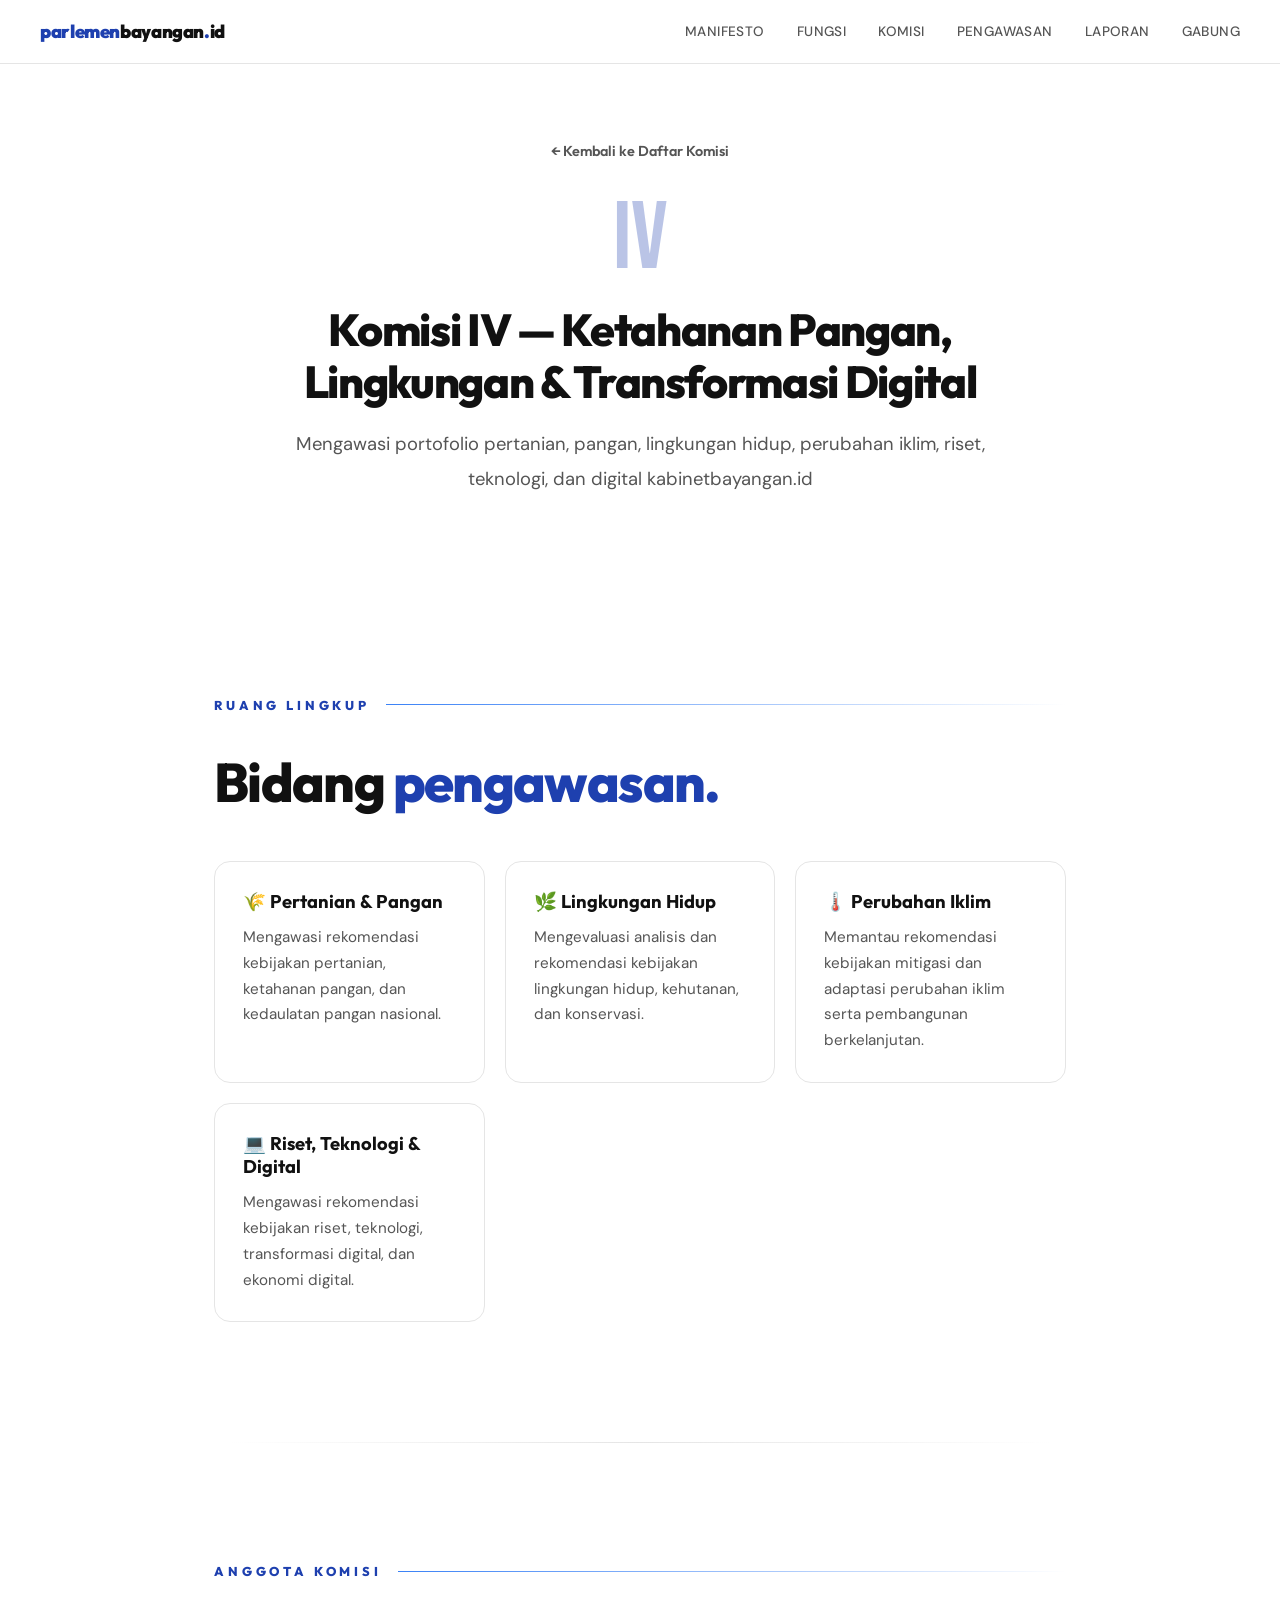
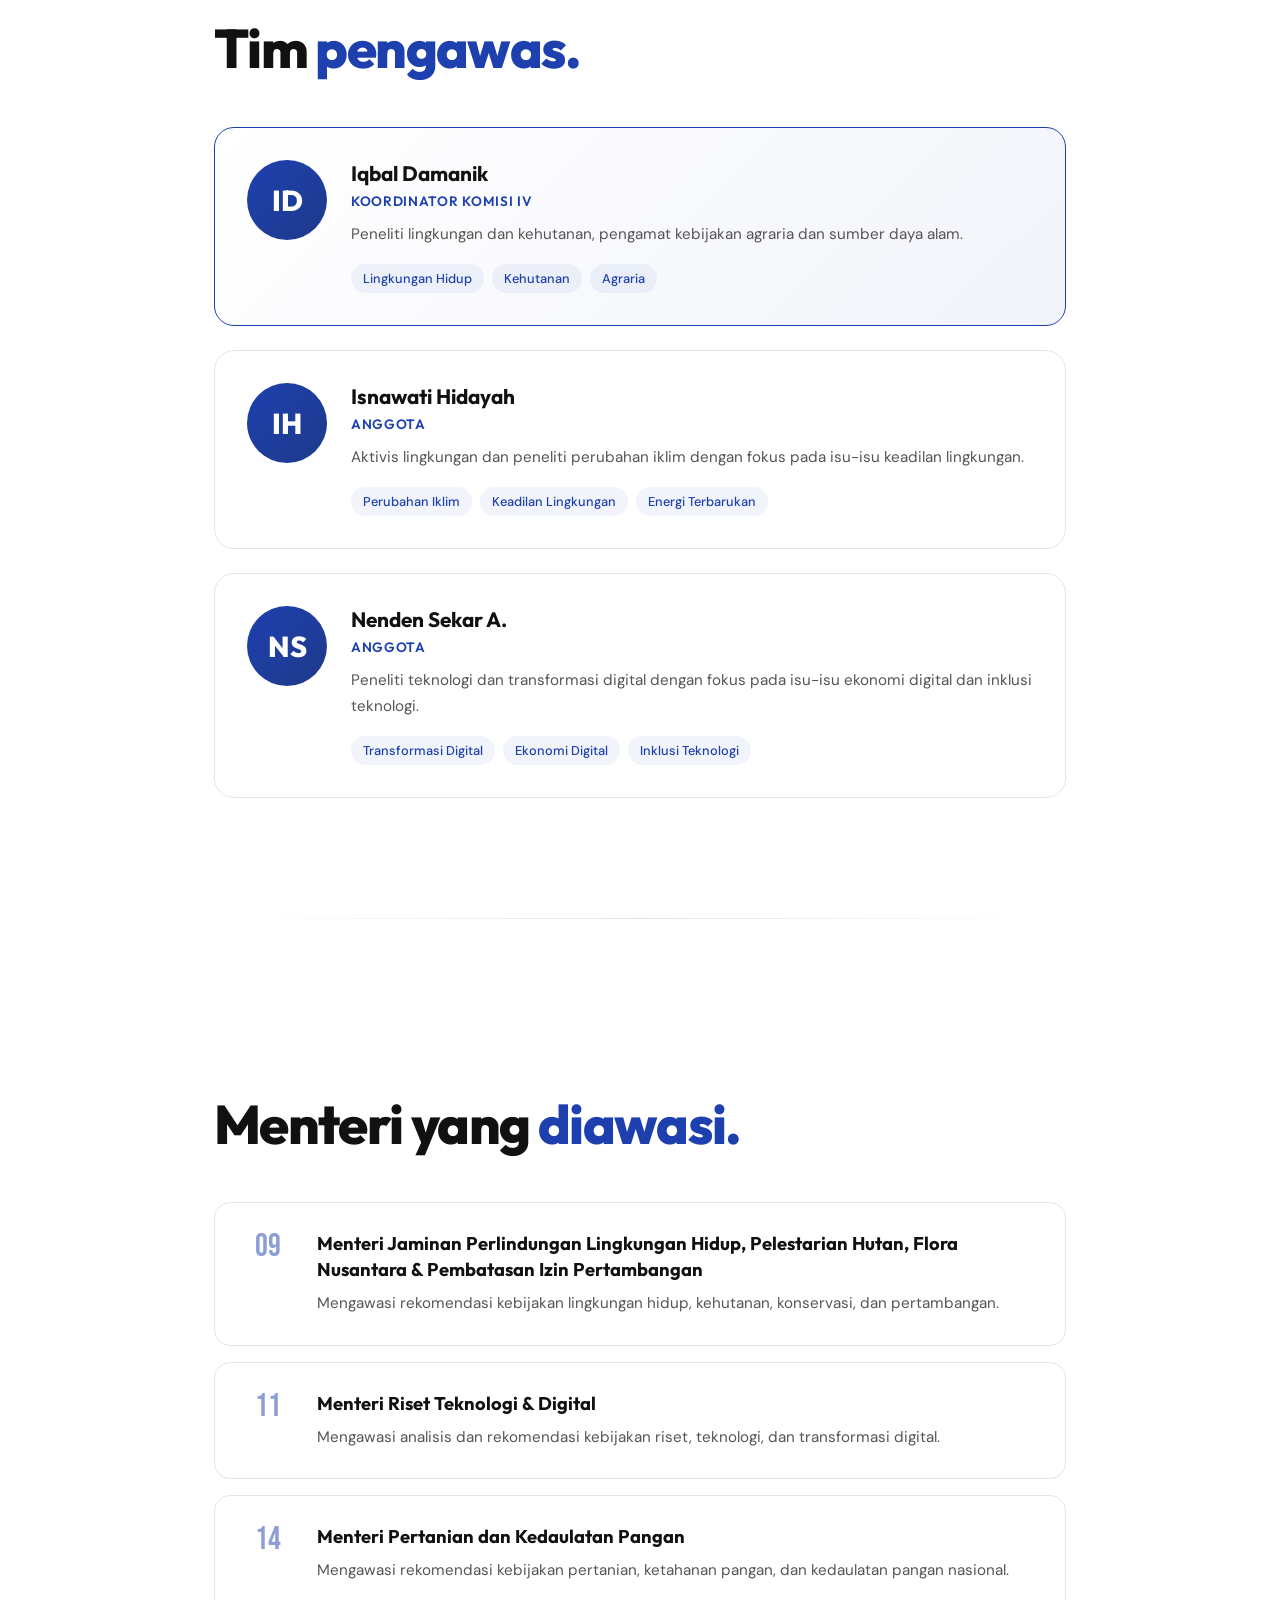
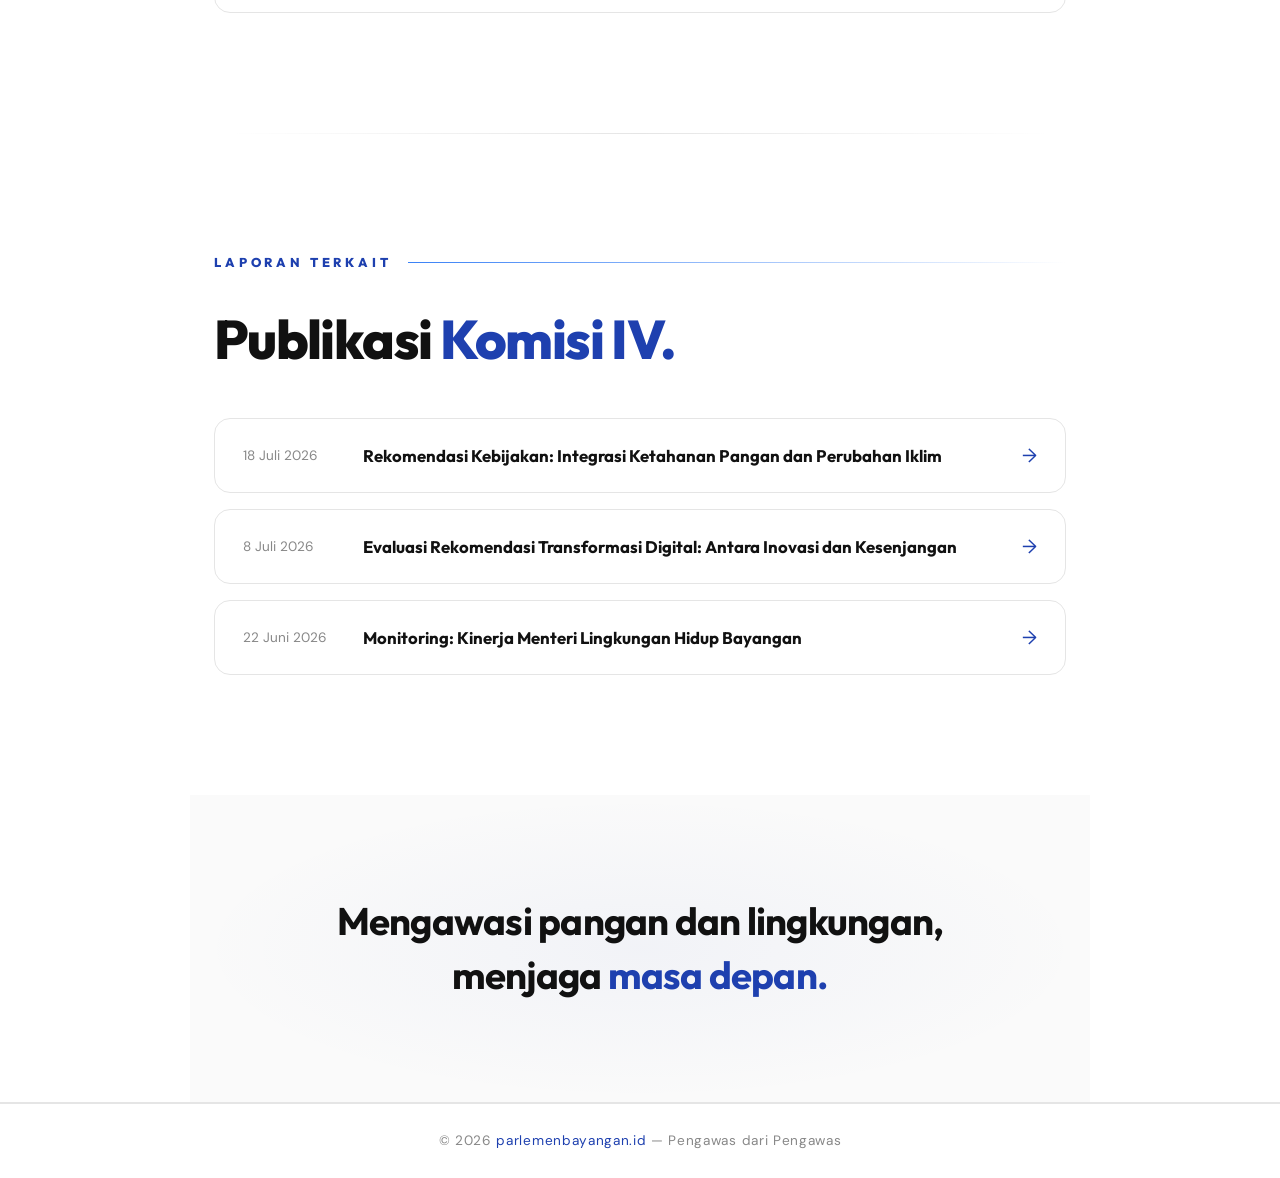
<file: archive/komisi/komisi-iv.html>
<!DOCTYPE html>
<html lang="id">
<head>
  <meta charset="UTF-8">
  <meta name="viewport" content="width=device-width, initial-scale=1.0">
  <meta name="description" content="Komisi IV parlemenbayangan.id — Ketahanan Pangan, Lingkungan & Transformasi Digital. Mengawasi kabinetbayangan.id di bidang pangan, lingkungan, dan digital.">
  <title>Komisi IV — Ketahanan Pangan, Lingkungan & Transformasi Digital | parlemenbayangan.id</title>
  <link rel="preconnect" href="https://fonts.googleapis.com">
  <link rel="preconnect" href="https://fonts.gstatic.com" crossorigin>
  <link href="https://fonts.googleapis.com/css2?family=Bebas+Neue&family=DM+Sans:ital,wght@0,300;0,400;0,500;0,600;0,700;1,400&family=Outfit:wght@300;400;500;600;700;800;900&display=swap" rel="stylesheet">
  <link rel="stylesheet" href="../css/style.css">
  <link rel="icon" type="image/svg+xml" href="data:image/svg+xml,%3Csvg xmlns='http://www.w3.org/2000/svg' viewBox='0 0 100 100'%3E%3Crect width='100' height='100' rx='22' fill='%231E40AF'/%3E%3Ctext x='50' y='68' font-family='sans-serif' font-size='52' font-weight='900' fill='white' text-anchor='middle'%3EPB%3C/text%3E%3C/svg%3E">
</head>
<body>

<nav id="mainNav">
  <div class="nav-logo"><span>parlemen</span>bayangan<span>.</span>id</div>
  <div class="nav-links">
    <a href="../index.html#manifesto">Manifesto</a>
    <a href="../index.html#fungsi">Fungsi</a>
    <a href="../index.html#komisi">Komisi</a>
    <a href="../index.html#pengawasan">Pengawasan</a>
    <a href="../index.html#laporan">Laporan</a>
    <a href="../index.html#gabung">Gabung</a>
  </div>
  <button class="nav-toggle" id="navToggle" aria-label="Toggle menu">
    <span></span>
    <span></span>
    <span></span>
  </button>
</nav>

<div class="mobile-menu" id="mobileMenu">
  <a href="../index.html#manifesto">Manifesto</a>
  <a href="../index.html#fungsi">Fungsi</a>
  <a href="../index.html#komisi">Komisi</a>
  <a href="../index.html#pengawasan">Pengawasan</a>
  <a href="../index.html#laporan">Laporan</a>
  <a href="../index.html#gabung">Gabung</a>
</div>

<section class="komisi-detail-hero">
  <div class="komisi-detail-header">
    <a href="../index.html#komisi" class="back-link">← Kembali ke Daftar Komisi</a>
    <div class="komisi-detail-num">IV</div>
    <h1>Komisi IV — Ketahanan Pangan, Lingkungan & Transformasi Digital</h1>
    <p class="komisi-detail-sub">Mengawasi portofolio pertanian, pangan, lingkungan hidup, perubahan iklim, riset, teknologi, dan digital kabinetbayangan.id</p>
  </div>
</section>

<section class="komisi-scope-section">
  <div class="section-label reveal">Ruang Lingkup</div>
  <h2 class="reveal">Bidang <span class="highlight">pengawasan.</span></h2>
  
  <div class="scope-grid">
    <div class="scope-card reveal">
      <h3>🌾 Pertanian & Pangan</h3>
      <p>Mengawasi rekomendasi kebijakan pertanian, ketahanan pangan, dan kedaulatan pangan nasional.</p>
    </div>
    <div class="scope-card reveal">
      <h3>🌿 Lingkungan Hidup</h3>
      <p>Mengevaluasi analisis dan rekomendasi kebijakan lingkungan hidup, kehutanan, dan konservasi.</p>
    </div>
    <div class="scope-card reveal">
      <h3>🌡️ Perubahan Iklim</h3>
      <p>Memantau rekomendasi kebijakan mitigasi dan adaptasi perubahan iklim serta pembangunan berkelanjutan.</p>
    </div>
    <div class="scope-card reveal">
      <h3>💻 Riset, Teknologi & Digital</h3>
      <p>Mengawasi rekomendasi kebijakan riset, teknologi, transformasi digital, dan ekonomi digital.</p>
    </div>
  </div>
</section>

<div class="divider"></div>

<section class="komisi-members-section">
  <div class="section-label reveal">Anggota Komisi</div>
  <h2 class="reveal">Tim <span class="highlight">pengawas.</span></h2>
  
  <div class="members-grid">
    <div class="member-card reveal coordinator">
      <div class="member-avatar">ID</div>
      <div class="member-info">
        <h3>Iqbal Damanik</h3>
        <span class="member-role">Koordinator Komisi IV</span>
        <p class="member-bio">Peneliti lingkungan dan kehutanan, pengamat kebijakan agraria dan sumber daya alam.</p>
        <div class="member-expertise">
          <span>Lingkungan Hidup</span>
          <span>Kehutanan</span>
          <span>Agraria</span>
        </div>
      </div>
    </div>

    <div class="member-card reveal">
      <div class="member-avatar">IH</div>
      <div class="member-info">
        <h3>Isnawati Hidayah</h3>
        <span class="member-role">Anggota</span>
        <p class="member-bio">Aktivis lingkungan dan peneliti perubahan iklim dengan fokus pada isu-isu keadilan lingkungan.</p>
        <div class="member-expertise">
          <span>Perubahan Iklim</span>
          <span>Keadilan Lingkungan</span>
          <span>Energi Terbarukan</span>
        </div>
      </div>
    </div>

    <div class="member-card reveal">
      <div class="member-avatar">NS</div>
      <div class="member-info">
        <h3>Nenden Sekar A.</h3>
        <span class="member-role">Anggota</span>
        <p class="member-bio">Peneliti teknologi dan transformasi digital dengan fokus pada isu-isu ekonomi digital dan inklusi teknologi.</p>
        <div class="member-expertise">
          <span>Transformasi Digital</span>
          <span>Ekonomi Digital</span>
          <span>Inklusi Teknologi</span>
        </div>
      </div>
    </div>
  </div>
</section>

<div class="divider"></div>

<section class="komisi-watch-section">
  <div class="section-label reveal">Objek Pengawasan</div>
  <h2 class="reveal">Menteri yang <span class="highlight">diawasi.</span></h2>
  
  <div class="watch-list">
    <div class="watch-item reveal">
      <div class="watch-num">09</div>
      <div class="watch-content">
        <h3>Menteri Jaminan Perlindungan Lingkungan Hidup, Pelestarian Hutan, Flora Nusantara & Pembatasan Izin Pertambangan</h3>
        <p>Mengawasi rekomendasi kebijakan lingkungan hidup, kehutanan, konservasi, dan pertambangan.</p>
      </div>
    </div>
    <div class="watch-item reveal">
      <div class="watch-num">11</div>
      <div class="watch-content">
        <h3>Menteri Riset Teknologi & Digital</h3>
        <p>Mengawasi analisis dan rekomendasi kebijakan riset, teknologi, dan transformasi digital.</p>
      </div>
    </div>
    <div class="watch-item reveal">
      <div class="watch-num">14</div>
      <div class="watch-content">
        <h3>Menteri Pertanian dan Kedaulatan Pangan</h3>
        <p>Mengawasi rekomendasi kebijakan pertanian, ketahanan pangan, dan kedaulatan pangan nasional.</p>
      </div>
    </div>
  </div>
</section>

<div class="divider"></div>

<section class="komisi-reports-section">
  <div class="section-label reveal">Laporan Terkait</div>
  <h2 class="reveal">Publikasi <span class="highlight">Komisi IV.</span></h2>
  
  <div class="reports-list">
    <a href="#" class="report-link reveal">
      <span class="report-date">18 Juli 2026</span>
      <h3>Rekomendasi Kebijakan: Integrasi Ketahanan Pangan dan Perubahan Iklim</h3>
      <span class="report-arrow">→</span>
    </a>
    <a href="#" class="report-link reveal">
      <span class="report-date">8 Juli 2026</span>
      <h3>Evaluasi Rekomendasi Transformasi Digital: Antara Inovasi dan Kesenjangan</h3>
      <span class="report-arrow">→</span>
    </a>
    <a href="#" class="report-link reveal">
      <span class="report-date">22 Juni 2026</span>
      <h3>Monitoring: Kinerja Menteri Lingkungan Hidup Bayangan</h3>
      <span class="report-arrow">→</span>
    </a>
  </div>
</section>

<section class="closing">
  <p class="reveal">Mengawasi pangan dan lingkungan,<br>menjaga <span>masa depan.</span></p>
</section>

<footer>
  <div class="footer-bottom">
    <p>© 2026 <a href="https://parlemenbayangan.id">parlemenbayangan.id</a> — Pengawas dari Pengawas</p>
  </div>
</footer>

<script src="../js/main.js"></script>
</body>
</html>
</file>
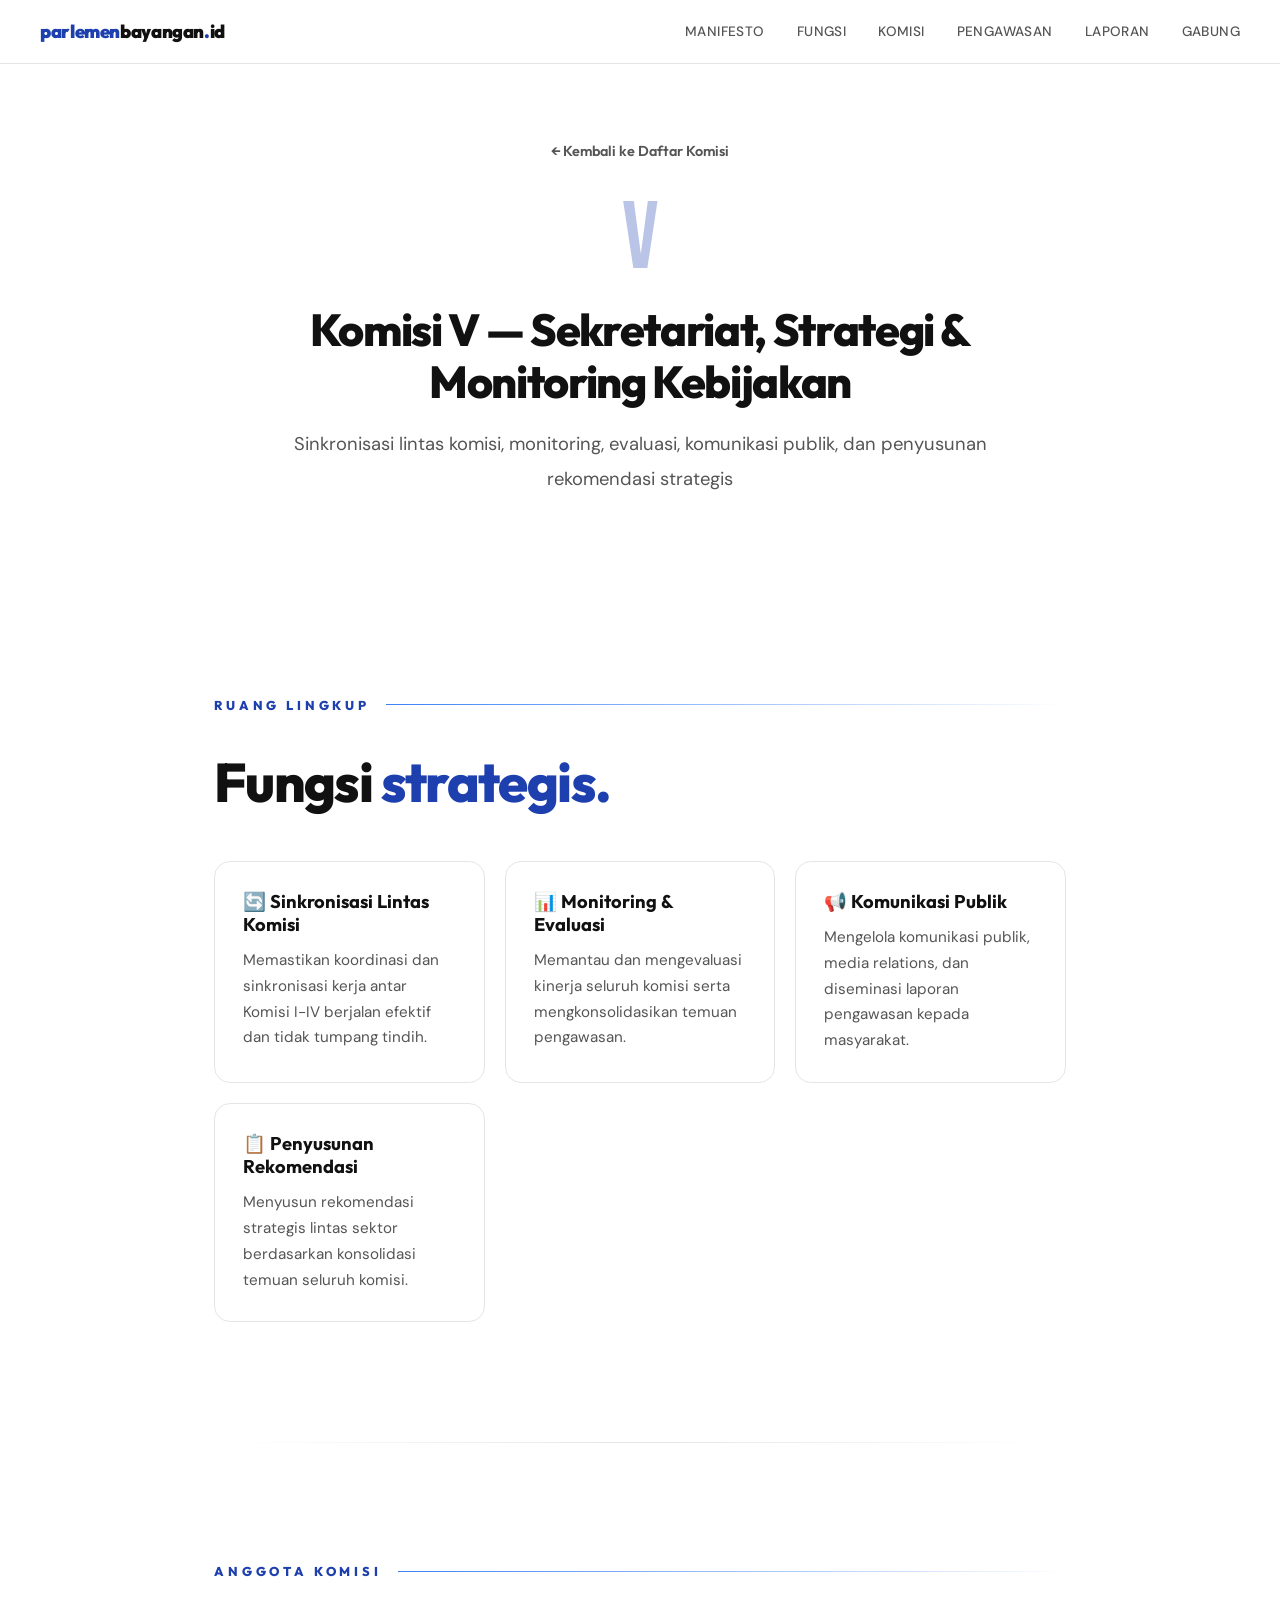
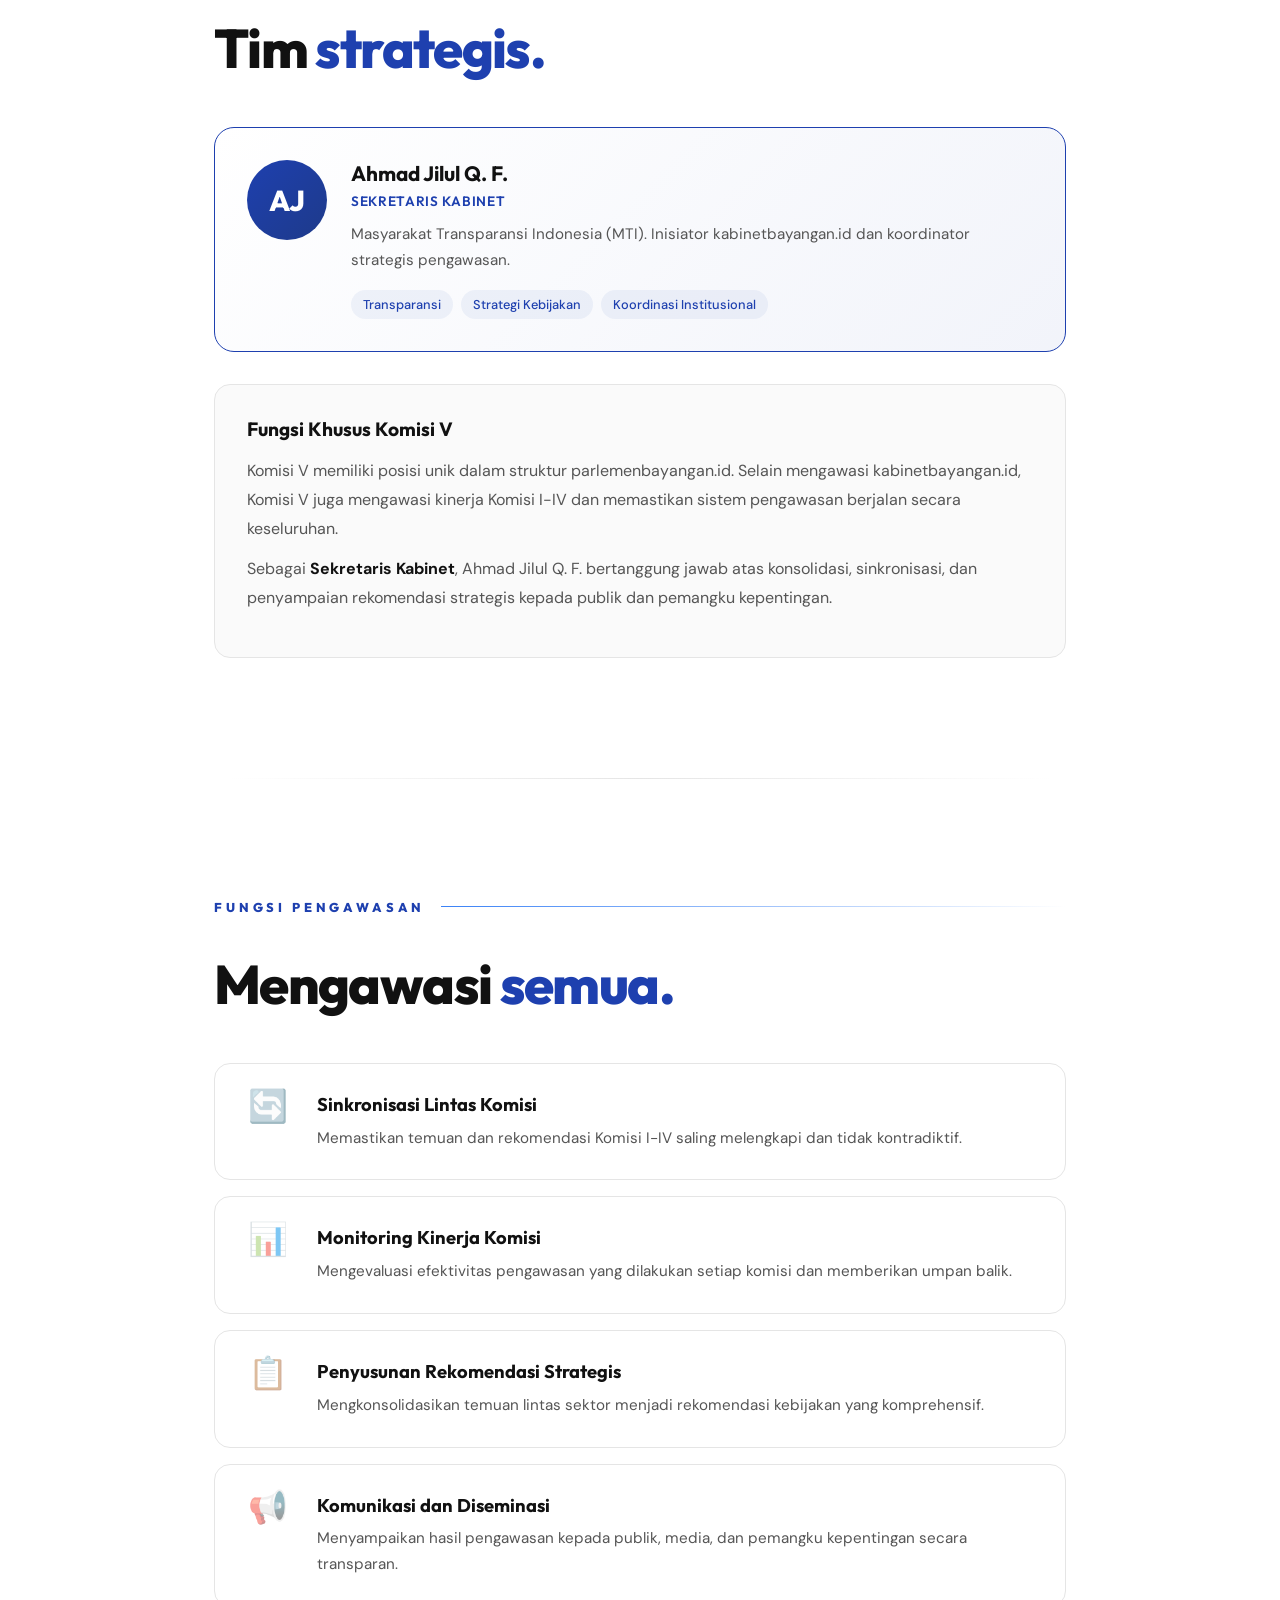
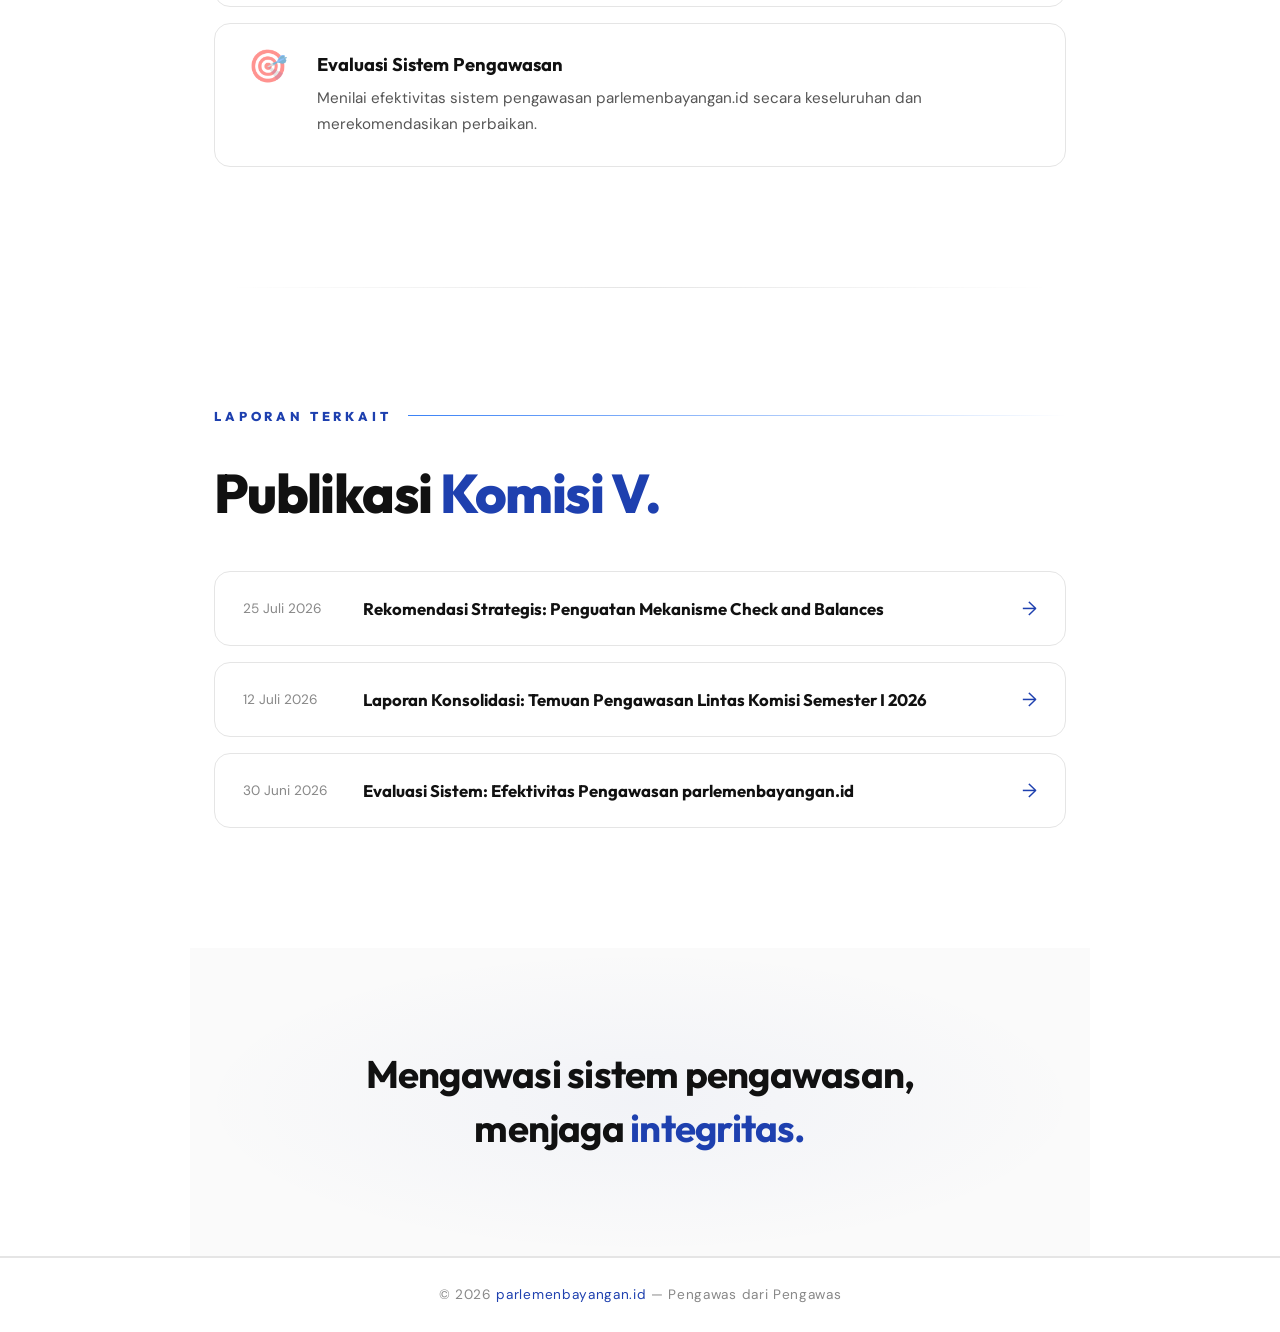
<file: archive/komisi/komisi-v.html>
<!DOCTYPE html>
<html lang="id">
<head>
  <meta charset="UTF-8">
  <meta name="viewport" content="width=device-width, initial-scale=1.0">
  <meta name="description" content="Komisi V parlemenbayangan.id — Sekretariat, Strategi & Monitoring Kebijakan. Sinkronisasi lintas komisi dan penyusunan rekomendasi strategis.">
  <title>Komisi V — Sekretariat, Strategi & Monitoring Kebijakan | parlemenbayangan.id</title>
  <link rel="preconnect" href="https://fonts.googleapis.com">
  <link rel="preconnect" href="https://fonts.gstatic.com" crossorigin>
  <link href="https://fonts.googleapis.com/css2?family=Bebas+Neue&family=DM+Sans:ital,wght@0,300;0,400;0,500;0,600;0,700;1,400&family=Outfit:wght@300;400;500;600;700;800;900&display=swap" rel="stylesheet">
  <link rel="stylesheet" href="../css/style.css">
  <link rel="icon" type="image/svg+xml" href="data:image/svg+xml,%3Csvg xmlns='http://www.w3.org/2000/svg' viewBox='0 0 100 100'%3E%3Crect width='100' height='100' rx='22' fill='%231E40AF'/%3E%3Ctext x='50' y='68' font-family='sans-serif' font-size='52' font-weight='900' fill='white' text-anchor='middle'%3EPB%3C/text%3E%3C/svg%3E">
</head>
<body>

<nav id="mainNav">
  <div class="nav-logo"><span>parlemen</span>bayangan<span>.</span>id</div>
  <div class="nav-links">
    <a href="../index.html#manifesto">Manifesto</a>
    <a href="../index.html#fungsi">Fungsi</a>
    <a href="../index.html#komisi">Komisi</a>
    <a href="../index.html#pengawasan">Pengawasan</a>
    <a href="../index.html#laporan">Laporan</a>
    <a href="../index.html#gabung">Gabung</a>
  </div>
  <button class="nav-toggle" id="navToggle" aria-label="Toggle menu">
    <span></span>
    <span></span>
    <span></span>
  </button>
</nav>

<div class="mobile-menu" id="mobileMenu">
  <a href="../index.html#manifesto">Manifesto</a>
  <a href="../index.html#fungsi">Fungsi</a>
  <a href="../index.html#komisi">Komisi</a>
  <a href="../index.html#pengawasan">Pengawasan</a>
  <a href="../index.html#laporan">Laporan</a>
  <a href="../index.html#gabung">Gabung</a>
</div>

<section class="komisi-detail-hero">
  <div class="komisi-detail-header">
    <a href="../index.html#komisi" class="back-link">← Kembali ke Daftar Komisi</a>
    <div class="komisi-detail-num">V</div>
    <h1>Komisi V — Sekretariat, Strategi & Monitoring Kebijakan</h1>
    <p class="komisi-detail-sub">Sinkronisasi lintas komisi, monitoring, evaluasi, komunikasi publik, dan penyusunan rekomendasi strategis</p>
  </div>
</section>

<section class="komisi-scope-section">
  <div class="section-label reveal">Ruang Lingkup</div>
  <h2 class="reveal">Fungsi <span class="highlight">strategis.</span></h2>
  
  <div class="scope-grid">
    <div class="scope-card reveal">
      <h3>🔄 Sinkronisasi Lintas Komisi</h3>
      <p>Memastikan koordinasi dan sinkronisasi kerja antar Komisi I-IV berjalan efektif dan tidak tumpang tindih.</p>
    </div>
    <div class="scope-card reveal">
      <h3>📊 Monitoring & Evaluasi</h3>
      <p>Memantau dan mengevaluasi kinerja seluruh komisi serta mengkonsolidasikan temuan pengawasan.</p>
    </div>
    <div class="scope-card reveal">
      <h3>📢 Komunikasi Publik</h3>
      <p>Mengelola komunikasi publik, media relations, dan diseminasi laporan pengawasan kepada masyarakat.</p>
    </div>
    <div class="scope-card reveal">
      <h3>📋 Penyusunan Rekomendasi</h3>
      <p>Menyusun rekomendasi strategis lintas sektor berdasarkan konsolidasi temuan seluruh komisi.</p>
    </div>
  </div>
</section>

<div class="divider"></div>

<section class="komisi-members-section">
  <div class="section-label reveal">Anggota Komisi</div>
  <h2 class="reveal">Tim <span class="highlight">strategis.</span></h2>
  
  <div class="members-grid">
    <div class="member-card reveal coordinator">
      <div class="member-avatar">AJ</div>
      <div class="member-info">
        <h3>Ahmad Jilul Q. F.</h3>
        <span class="member-role">Sekretaris Kabinet</span>
        <p class="member-bio">Masyarakat Transparansi Indonesia (MTI). Inisiator kabinetbayangan.id dan koordinator strategis pengawasan.</p>
        <div class="member-expertise">
          <span>Transparansi</span>
          <span>Strategi Kebijakan</span>
          <span>Koordinasi Institusional</span>
        </div>
      </div>
    </div>
  </div>

  <div class="special-note reveal">
    <h3>Fungsi Khusus Komisi V</h3>
    <p>Komisi V memiliki posisi unik dalam struktur parlemenbayangan.id. Selain mengawasi kabinetbayangan.id, Komisi V juga mengawasi kinerja Komisi I-IV dan memastikan sistem pengawasan berjalan secara keseluruhan.</p>
    <p>Sebagai <strong>Sekretaris Kabinet</strong>, Ahmad Jilul Q. F. bertanggung jawab atas konsolidasi, sinkronisasi, dan penyampaian rekomendasi strategis kepada publik dan pemangku kepentingan.</p>
  </div>
</section>

<div class="divider"></div>

<section class="komisi-watch-section">
  <div class="section-label reveal">Fungsi Pengawasan</div>
  <h2 class="reveal">Mengawasi <span class="highlight">semua.</span></h2>
  
  <div class="watch-list">
    <div class="watch-item reveal">
      <div class="watch-num">🔄</div>
      <div class="watch-content">
        <h3>Sinkronisasi Lintas Komisi</h3>
        <p>Memastikan temuan dan rekomendasi Komisi I-IV saling melengkapi dan tidak kontradiktif.</p>
      </div>
    </div>
    <div class="watch-item reveal">
      <div class="watch-num">📊</div>
      <div class="watch-content">
        <h3>Monitoring Kinerja Komisi</h3>
        <p>Mengevaluasi efektivitas pengawasan yang dilakukan setiap komisi dan memberikan umpan balik.</p>
      </div>
    </div>
    <div class="watch-item reveal">
      <div class="watch-num">📋</div>
      <div class="watch-content">
        <h3>Penyusunan Rekomendasi Strategis</h3>
        <p>Mengkonsolidasikan temuan lintas sektor menjadi rekomendasi kebijakan yang komprehensif.</p>
      </div>
    </div>
    <div class="watch-item reveal">
      <div class="watch-num">📢</div>
      <div class="watch-content">
        <h3>Komunikasi dan Diseminasi</h3>
        <p>Menyampaikan hasil pengawasan kepada publik, media, dan pemangku kepentingan secara transparan.</p>
      </div>
    </div>
    <div class="watch-item reveal">
      <div class="watch-num">🎯</div>
      <div class="watch-content">
        <h3>Evaluasi Sistem Pengawasan</h3>
        <p>Menilai efektivitas sistem pengawasan parlemenbayangan.id secara keseluruhan dan merekomendasikan perbaikan.</p>
      </div>
    </div>
  </div>
</section>

<div class="divider"></div>

<section class="komisi-reports-section">
  <div class="section-label reveal">Laporan Terkait</div>
  <h2 class="reveal">Publikasi <span class="highlight">Komisi V.</span></h2>
  
  <div class="reports-list">
    <a href="#" class="report-link reveal">
      <span class="report-date">25 Juli 2026</span>
      <h3>Rekomendasi Strategis: Penguatan Mekanisme Check and Balances</h3>
      <span class="report-arrow">→</span>
    </a>
    <a href="#" class="report-link reveal">
      <span class="report-date">12 Juli 2026</span>
      <h3>Laporan Konsolidasi: Temuan Pengawasan Lintas Komisi Semester I 2026</h3>
      <span class="report-arrow">→</span>
    </a>
    <a href="#" class="report-link reveal">
      <span class="report-date">30 Juni 2026</span>
      <h3>Evaluasi Sistem: Efektivitas Pengawasan parlemenbayangan.id</h3>
      <span class="report-arrow">→</span>
    </a>
  </div>
</section>

<section class="closing">
  <p class="reveal">Mengawasi sistem pengawasan,<br>menjaga <span>integritas.</span></p>
</section>

<footer>
  <div class="footer-bottom">
    <p>© 2026 <a href="https://parlemenbayangan.id">parlemenbayangan.id</a> — Pengawas dari Pengawas</p>
  </div>
</footer>

<script src="../js/main.js"></script>
</body>
</html>
</file>
<file: archive/css/style.css>
@import url('https://fonts.googleapis.com/css2?family=Bebas+Neue&family=DM+Sans:ital,wght@0,300;0,400;0,500;0,600;0,700;1,400&family=Outfit:wght@300;400;500;600;700;800;900&display=swap');

:root {
  --red: #DC2626;
  --red-bright: #EF4444;
  --red-glow: rgba(220, 38, 38, 0.15);
  --red-subtle: rgba(220, 38, 38, 0.06);
  --blue: #1E40AF;
  --blue-bright: #3B82F6;
  --blue-subtle: rgba(30, 64, 175, 0.06);
  --text-primary: #111111;
  --text-secondary: #555555;
  --text-muted: #888888;
  --bg: #FFFFFF;
  --bg-soft: #FAFAFA;
  --bg-card: #FFFFFF;
  --border: #E5E5E5;
  --border-hover: #D4D4D4;
}

* { margin: 0; padding: 0; box-sizing: border-box; }

html {
  scroll-behavior: smooth;
  background: var(--bg);
  color: var(--text-primary);
}

body {
  font-family: 'DM Sans', sans-serif;
  background: var(--bg);
  overflow-x: hidden;
  -webkit-font-smoothing: antialiased;
}

/* ── NAV ── */
nav {
  position: fixed;
  top: 0;
  left: 0;
  right: 0;
  z-index: 1000;
  padding: 20px 40px;
  display: flex;
  justify-content: space-between;
  align-items: center;
  backdrop-filter: blur(20px);
  background: rgba(255,255,255,0.85);
  border-bottom: 1px solid var(--border);
}
.nav-logo {
  font-family: 'Outfit', sans-serif;
  font-weight: 900;
  font-size: 1.15rem;
  letter-spacing: -0.02em;
  color: var(--text-primary);
}
.nav-logo span { color: var(--blue); }
.nav-links { display: flex; gap: 32px; }
.nav-links a {
  color: var(--text-secondary);
  text-decoration: none;
  font-size: 0.85rem;
  font-weight: 500;
  letter-spacing: 0.03em;
  transition: color 0.3s;
  text-transform: uppercase;
}
.nav-links a:hover { color: var(--blue); }

.nav-toggle {
  display: none;
  flex-direction: column;
  gap: 5px;
  background: none;
  border: none;
  cursor: pointer;
  padding: 5px;
}
.nav-toggle span {
  width: 24px;
  height: 2px;
  background: var(--text-primary);
  transition: all 0.3s;
}
.nav-toggle.active span:nth-child(1) { transform: rotate(45deg) translate(5px, 5px); }
.nav-toggle.active span:nth-child(2) { opacity: 0; }
.nav-toggle.active span:nth-child(3) { transform: rotate(-45deg) translate(5px, -5px); }

.mobile-menu {
  display: none;
  position: fixed;
  top: 68px;
  left: 0;
  right: 0;
  background: rgba(255,255,255,0.98);
  backdrop-filter: blur(20px);
  border-bottom: 1px solid var(--border);
  padding: 20px;
  flex-direction: column;
  gap: 16px;
  z-index: 999;
}
.mobile-menu.active { display: flex; }
.mobile-menu a {
  color: var(--text-secondary);
  text-decoration: none;
  font-size: 0.9rem;
  font-weight: 500;
  text-transform: uppercase;
  letter-spacing: 0.03em;
  padding: 12px 0;
  border-bottom: 1px solid var(--border);
}
.mobile-menu a:last-child { border-bottom: none; }

/* ── HERO ── */
.hero {
  min-height: 100vh;
  display: flex;
  flex-direction: column;
  justify-content: center;
  align-items: center;
  text-align: center;
  padding: 120px 24px 80px;
  position: relative;
  overflow: hidden;
  background: var(--bg);
}

.hero::before {
  content: '';
  position: absolute;
  width: 700px;
  height: 700px;
  background: radial-gradient(circle, rgba(30,64,175,0.08) 0%, rgba(30,64,175,0.03) 40%, transparent 70%);
  top: 50%;
  left: 50%;
  transform: translate(-50%, -55%);
  pointer-events: none;
  animation: pulse-glow 5s ease-in-out infinite;
}

.hero::after {
  content: '';
  position: absolute;
  bottom: 0;
  left: 0;
  right: 0;
  height: 3px;
  background: linear-gradient(to right, transparent, var(--blue), transparent);
  opacity: 0.3;
}

@keyframes pulse-glow {
  0%, 100% { opacity: 0.6; transform: translate(-50%, -55%) scale(1); }
  50% { opacity: 1; transform: translate(-50%, -55%) scale(1.05); }
}

.hero-logo-wrap {
  position: relative;
  z-index: 2;
  animation: fadeUp 1s ease-out;
  margin-bottom: 48px;
}

.hero-logo-text {
  font-family: 'Outfit', sans-serif;
  font-weight: 900;
  font-size: clamp(2.5rem, 8vw, 5rem);
  letter-spacing: -0.03em;
  line-height: 1;
}
.hero-logo-main { color: var(--text-primary); }
.hero-logo-accent { color: var(--blue); }
.hero-logo-dot { color: var(--text-primary); }

.hero-tagline {
  font-family: 'Outfit', sans-serif;
  font-weight: 400;
  font-size: clamp(1.2rem, 3.5vw, 2rem);
  color: var(--text-secondary);
  letter-spacing: 0.12em;
  text-transform: uppercase;
  position: relative;
  z-index: 2;
  animation: fadeUp 1s ease-out 0.2s both;
}

.scroll-hint {
  position: absolute;
  bottom: 24px;
  left: 0;
  right: 0;
  display: flex;
  flex-direction: column;
  align-items: center;
  gap: 8px;
  animation: fadeUp 1s ease-out 0.6s both;
  z-index: 2;
}
.scroll-hint span {
  font-size: 0.7rem;
  text-transform: uppercase;
  letter-spacing: 0.2em;
  color: var(--text-muted);
}
.scroll-line {
  width: 1px;
  height: 40px;
  background: linear-gradient(to bottom, var(--blue), transparent);
  animation: scroll-anim 2s ease-in-out infinite;
}
@keyframes scroll-anim {
  0%, 100% { opacity: 1; transform: scaleY(1); }
  50% { opacity: 0.3; transform: scaleY(0.5); }
}

/* ── SECTION COMMON ── */
section {
  padding: 120px 24px;
  max-width: 900px;
  margin: 0 auto;
}

.section-label {
  font-family: 'Outfit', sans-serif;
  font-weight: 800;
  font-size: 0.8rem;
  letter-spacing: 0.3em;
  text-transform: uppercase;
  color: var(--blue);
  margin-bottom: 40px;
  display: flex;
  align-items: center;
  gap: 16px;
}
.section-label::after {
  content: '';
  flex: 1;
  height: 1px;
  background: linear-gradient(to right, var(--blue-bright), transparent);
}

h2 {
  font-family: 'Outfit', sans-serif;
  font-weight: 800;
  font-size: clamp(2.2rem, 5vw, 3.4rem);
  line-height: 1.1;
  margin-bottom: 48px;
  letter-spacing: -0.03em;
  color: var(--text-primary);
}
h2 .highlight { color: var(--blue); }

p {
  font-size: 1.15rem;
  line-height: 1.9;
  color: var(--text-secondary);
}

/* ── MANIFESTO ── */
.manifesto-text {
  display: flex;
  flex-direction: column;
  gap: 28px;
}
.manifesto-text p strong { color: var(--text-primary); font-weight: 600; }
.manifesto-text p em { color: var(--blue); font-style: italic; }

/* ── DIVIDER ── */
.divider {
  max-width: 820px;
  margin: 0 auto;
  height: 1px;
  background: linear-gradient(to right, transparent, var(--border), transparent);
}

/* ── FUNGSI ── */
.fungsi-intro {
  margin-bottom: 56px;
}

.fungsi-grid {
  display: grid;
  grid-template-columns: repeat(auto-fit, minmax(260px, 1fr));
  gap: 16px;
}

.fungsi-card {
  background: var(--bg-card);
  border: 1px solid var(--border);
  border-radius: 16px;
  padding: 32px 28px;
  transition: all 0.4s cubic-bezier(0.16, 1, 0.3, 1);
  position: relative;
  overflow: hidden;
}
.fungsi-card::before {
  content: '';
  position: absolute;
  top: 0;
  left: 0;
  right: 0;
  height: 2px;
  background: var(--blue);
  transform: scaleX(0);
  transform-origin: left;
  transition: transform 0.4s cubic-bezier(0.16, 1, 0.3, 1);
}
.fungsi-card:hover {
  border-color: var(--blue-bright);
  transform: translateY(-4px);
  box-shadow: 0 20px 60px rgba(30,64,175,0.1), 0 8px 24px rgba(0,0,0,0.06);
}
.fungsi-card:hover::before { transform: scaleX(1); }

.fungsi-icon {
  width: 48px;
  height: 48px;
  border-radius: 12px;
  background: var(--blue-subtle);
  display: flex;
  align-items: center;
  justify-content: center;
  margin-bottom: 20px;
  font-size: 1.4rem;
}
.fungsi-card h3 {
  font-family: 'Outfit', sans-serif;
  font-weight: 700;
  font-size: 1.2rem;
  margin-bottom: 10px;
  letter-spacing: -0.01em;
  color: var(--text-primary);
}
.fungsi-card p {
  font-size: 1rem;
  line-height: 1.7;
  color: var(--text-secondary);
}

/* ── KOMISI ── */
.komisi-intro {
  margin-bottom: 56px;
}

.komisi-grid {
  display: grid;
  grid-template-columns: repeat(auto-fit, minmax(320px, 1fr));
  gap: 20px;
}

.komisi-card {
  background: var(--bg-card);
  border: 1px solid var(--border);
  border-radius: 20px;
  padding: 36px 28px;
  display: flex;
  flex-direction: column;
  gap: 20px;
  transition: all 0.4s cubic-bezier(0.16, 1, 0.3, 1);
  position: relative;
  overflow: hidden;
}
.komisi-card::before {
  content: '';
  position: absolute;
  top: 0;
  left: 0;
  bottom: 0;
  width: 3px;
  background: var(--blue);
  transform: scaleY(0);
  transform-origin: top;
  transition: transform 0.4s cubic-bezier(0.16, 1, 0.3, 1);
}
.komisi-card:hover {
  border-color: var(--blue-bright);
  transform: translateY(-4px);
  box-shadow: 0 20px 60px rgba(30,64,175,0.1), 0 8px 24px rgba(0,0,0,0.06);
}
.komisi-card:hover::before { transform: scaleY(1); }

.komisi-v {
  grid-column: 1 / -1;
  background: linear-gradient(135deg, var(--bg-card) 0%, var(--blue-subtle) 100%);
}

.komisi-header {
  display: flex;
  align-items: center;
  gap: 16px;
}

.komisi-num {
  font-family: 'Bebas Neue', sans-serif;
  font-size: 3rem;
  color: var(--blue);
  line-height: 1;
  opacity: 0.5;
  min-width: 50px;
  text-align: center;
}

.komisi-badge {
  font-family: 'Outfit', sans-serif;
  font-weight: 600;
  font-size: 0.75rem;
  letter-spacing: 0.1em;
  text-transform: uppercase;
  color: var(--blue);
  background: var(--blue-subtle);
  padding: 6px 12px;
  border-radius: 20px;
}

.komisi-card h3 {
  font-family: 'Outfit', sans-serif;
  font-weight: 700;
  font-size: 1.3rem;
  letter-spacing: -0.01em;
  color: var(--text-primary);
  line-height: 1.4;
}

.komisi-scope {
  font-size: 0.95rem;
  line-height: 1.7;
  color: var(--text-secondary);
}
.komisi-scope strong { color: var(--text-primary); }

.komisi-members {
  font-size: 0.95rem;
}
.komisi-members strong {
  display: block;
  margin-bottom: 8px;
  color: var(--text-primary);
}
.komisi-members ul {
  list-style: none;
  padding-left: 0;
}
.komisi-members li {
  padding: 6px 0;
  border-bottom: 1px solid var(--border);
  color: var(--text-secondary);
}
.komisi-members li:last-child { border-bottom: none; }
.komisi-members .role {
  color: var(--blue);
  font-weight: 500;
}

.komisi-watch {
  font-size: 0.9rem;
  line-height: 1.7;
  color: var(--text-secondary);
  padding: 16px;
  background: var(--bg-soft);
  border-radius: 12px;
}
.komisi-watch strong { color: var(--text-primary); }

.btn-komisi {
  display: inline-flex;
  align-items: center;
  justify-content: center;
  gap: 8px;
  background: var(--blue);
  color: #FFFFFF;
  text-decoration: none;
  font-family: 'Outfit', sans-serif;
  font-weight: 700;
  font-size: 0.85rem;
  letter-spacing: 0.05em;
  text-transform: uppercase;
  padding: 16px 28px;
  border-radius: 12px;
  border: none;
  cursor: pointer;
  transition: all 0.3s;
  margin-top: auto;
}
.btn-komisi:hover {
  background: var(--blue-bright);
  box-shadow: 0 8px 32px rgba(30,64,175,0.2);
  transform: translateY(-2px);
}

/* ── PENGAWASAN ── */
.pengawasan-intro {
  margin-bottom: 56px;
}

.pengawasan-timeline {
  display: flex;
  flex-direction: column;
  gap: 24px;
  position: relative;
}
.pengawasan-timeline::before {
  content: '';
  position: absolute;
  left: 24px;
  top: 0;
  bottom: 0;
  width: 2px;
  background: linear-gradient(to bottom, var(--blue), var(--blue-subtle));
}

.timeline-item {
  display: flex;
  gap: 24px;
  position: relative;
}

.timeline-marker {
  width: 48px;
  height: 48px;
  border-radius: 50%;
  background: var(--bg-card);
  border: 2px solid var(--blue);
  display: flex;
  align-items: center;
  justify-content: center;
  font-family: 'Outfit', sans-serif;
  font-weight: 800;
  font-size: 1rem;
  color: var(--blue);
  flex-shrink: 0;
  z-index: 2;
}

.timeline-content {
  background: var(--bg-card);
  border: 1px solid var(--border);
  border-radius: 16px;
  padding: 28px;
  flex: 1;
  transition: all 0.3s;
}
.timeline-content:hover {
  border-color: var(--blue-bright);
  box-shadow: 0 8px 24px rgba(0,0,0,0.06);
}
.timeline-content h3 {
  font-family: 'Outfit', sans-serif;
  font-weight: 700;
  font-size: 1.2rem;
  margin-bottom: 10px;
  color: var(--text-primary);
}
.timeline-content p {
  font-size: 1rem;
  line-height: 1.7;
}

/* ── LAPORAN ── */
.laporan-intro {
  margin-bottom: 40px;
}

.laporan-tabs {
  display: flex;
  gap: 8px;
  margin-bottom: 32px;
  flex-wrap: wrap;
}

.tab-btn {
  font-family: 'Outfit', sans-serif;
  font-weight: 600;
  font-size: 0.85rem;
  letter-spacing: 0.03em;
  text-transform: uppercase;
  padding: 12px 20px;
  border-radius: 12px;
  border: 1px solid var(--border);
  background: var(--bg-card);
  color: var(--text-secondary);
  cursor: pointer;
  transition: all 0.3s;
}
.tab-btn:hover {
  border-color: var(--blue);
  color: var(--blue);
}
.tab-btn.active {
  background: var(--blue);
  border-color: var(--blue);
  color: #FFFFFF;
}

.tab-content {
  display: none;
}
.tab-content.active {
  display: block;
}

.laporan-list {
  display: flex;
  flex-direction: column;
  gap: 20px;
}

.laporan-item {
  background: var(--bg-card);
  border: 1px solid var(--border);
  border-radius: 16px;
  padding: 32px;
  transition: all 0.3s;
}
.laporan-item:hover {
  border-color: var(--blue-bright);
  box-shadow: 0 8px 24px rgba(0,0,0,0.06);
}

.laporan-meta {
  display: flex;
  gap: 16px;
  margin-bottom: 16px;
  font-size: 0.85rem;
}
.laporan-date {
  color: var(--text-muted);
}
.laporan-komisi {
  color: var(--blue);
  font-weight: 600;
  text-transform: uppercase;
  letter-spacing: 0.05em;
}

.laporan-item h3 {
  font-family: 'Outfit', sans-serif;
  font-weight: 700;
  font-size: 1.2rem;
  margin-bottom: 12px;
  color: var(--text-primary);
  line-height: 1.4;
}

.laporan-item p {
  font-size: 1rem;
  line-height: 1.7;
  margin-bottom: 20px;
}

.laporan-tags {
  display: flex;
  gap: 8px;
  margin-bottom: 20px;
  flex-wrap: wrap;
}
.tag {
  font-size: 0.8rem;
  font-weight: 500;
  padding: 6px 12px;
  border-radius: 20px;
  background: var(--blue-subtle);
  color: var(--blue);
}

.btn-laporan {
  display: inline-flex;
  align-items: center;
  gap: 8px;
  color: var(--blue);
  text-decoration: none;
  font-family: 'Outfit', sans-serif;
  font-weight: 600;
  font-size: 0.9rem;
  letter-spacing: 0.03em;
  transition: all 0.3s;
}
.btn-laporan:hover {
  color: var(--blue-bright);
  gap: 12px;
}

/* ── KOMENTAR ── */
.komentar-section {
  display: grid;
  grid-template-columns: repeat(auto-fit, minmax(350px, 1fr));
  gap: 32px;
}

.komentar-form {
  background: var(--bg-card);
  border: 1px solid var(--border);
  border-radius: 20px;
  padding: 36px;
}
.komentar-form h3 {
  font-family: 'Outfit', sans-serif;
  font-weight: 700;
  font-size: 1.3rem;
  margin-bottom: 8px;
  color: var(--text-primary);
}
.komentar-form > p {
  font-size: 0.95rem;
  margin-bottom: 24px;
}

.form-group {
  margin-bottom: 20px;
}
.form-group label {
  display: block;
  font-family: 'Outfit', sans-serif;
  font-weight: 600;
  font-size: 0.9rem;
  margin-bottom: 8px;
  color: var(--text-primary);
}
.form-group input,
.form-group select,
.form-group textarea {
  width: 100%;
  padding: 14px 16px;
  border: 1px solid var(--border);
  border-radius: 12px;
  font-family: 'DM Sans', sans-serif;
  font-size: 1rem;
  color: var(--text-primary);
  background: var(--bg);
  transition: all 0.3s;
}
.form-group input:focus,
.form-group select:focus,
.form-group textarea:focus {
  outline: none;
  border-color: var(--blue);
  box-shadow: 0 0 0 3px var(--blue-subtle);
}
.form-group textarea {
  resize: vertical;
  min-height: 120px;
}

.btn-primary {
  display: inline-flex;
  align-items: center;
  justify-content: center;
  gap: 10px;
  background: var(--blue);
  color: #FFFFFF;
  text-decoration: none;
  font-family: 'Outfit', sans-serif;
  font-weight: 700;
  font-size: 0.95rem;
  letter-spacing: 0.05em;
  text-transform: uppercase;
  padding: 18px 32px;
  border-radius: 12px;
  border: none;
  cursor: pointer;
  transition: all 0.3s;
  width: 100%;
}
.btn-primary:hover {
  background: var(--blue-bright);
  box-shadow: 0 8px 32px rgba(30,64,175,0.2);
  transform: translateY(-2px);
}

.komentar-list h3 {
  font-family: 'Outfit', sans-serif;
  font-weight: 700;
  font-size: 1.3rem;
  margin-bottom: 24px;
  color: var(--text-primary);
}

.komentar-item {
  background: var(--bg-card);
  border: 1px solid var(--border);
  border-radius: 16px;
  padding: 24px;
  margin-bottom: 16px;
  transition: all 0.3s;
}
.komentar-item:hover {
  border-color: var(--blue-bright);
}

.komentar-header {
  display: flex;
  justify-content: space-between;
  align-items: center;
  margin-bottom: 12px;
}
.komentar-nama {
  font-family: 'Outfit', sans-serif;
  font-weight: 700;
  font-size: 1rem;
  color: var(--text-primary);
}
.komentar-date {
  font-size: 0.85rem;
  color: var(--text-muted);
}

.komentar-item p {
  font-size: 0.95rem;
  line-height: 1.7;
  margin-bottom: 16px;
}

.komentar-meta {
  display: flex;
  justify-content: space-between;
  align-items: center;
}
.komentar-komisi {
  font-size: 0.8rem;
  font-weight: 600;
  color: var(--blue);
  text-transform: uppercase;
  letter-spacing: 0.05em;
}
.komentar-like {
  background: none;
  border: 1px solid var(--border);
  border-radius: 20px;
  padding: 6px 14px;
  font-size: 0.85rem;
  cursor: pointer;
  transition: all 0.3s;
}
.komentar-like:hover {
  border-color: var(--blue);
  background: var(--blue-subtle);
}

/* ── MONITORING ── */
.monitoring-intro {
  margin-bottom: 56px;
}

.monitoring-grid {
  display: grid;
  grid-template-columns: repeat(auto-fit, minmax(200px, 1fr));
  gap: 20px;
  margin-bottom: 48px;
}

.monitoring-card {
  background: var(--bg-card);
  border: 1px solid var(--border);
  border-radius: 16px;
  padding: 32px 28px;
  text-align: center;
  transition: all 0.3s;
}
.monitoring-card:hover {
  border-color: var(--blue-bright);
  transform: translateY(-4px);
  box-shadow: 0 12px 40px rgba(0,0,0,0.08);
}

.monitoring-value {
  font-family: 'Outfit', sans-serif;
  font-weight: 800;
  font-size: 3rem;
  color: var(--blue);
  line-height: 1;
  margin-bottom: 8px;
}

.monitoring-label {
  font-family: 'Outfit', sans-serif;
  font-weight: 600;
  font-size: 0.9rem;
  color: var(--text-secondary);
  text-transform: uppercase;
  letter-spacing: 0.05em;
  margin-bottom: 12px;
}

.monitoring-change {
  font-size: 0.85rem;
  font-weight: 500;
}
.monitoring-change.positive { color: #059669; }
.monitoring-change.neutral { color: var(--text-muted); }

.monitoring-chart {
  background: var(--bg-card);
  border: 1px solid var(--border);
  border-radius: 20px;
  padding: 40px;
}
.monitoring-chart h3 {
  font-family: 'Outfit', sans-serif;
  font-weight: 700;
  font-size: 1.2rem;
  margin-bottom: 32px;
  color: var(--text-primary);
}

.chart-bars {
  display: flex;
  flex-direction: column;
  gap: 20px;
}

.chart-bar {
  display: flex;
  align-items: center;
  gap: 16px;
}

.bar-label {
  font-family: 'Outfit', sans-serif;
  font-weight: 600;
  font-size: 0.9rem;
  color: var(--text-primary);
  min-width: 90px;
}

.bar-track {
  flex: 1;
  height: 32px;
  background: var(--bg-soft);
  border-radius: 8px;
  overflow: hidden;
}

.bar-fill {
  height: 100%;
  background: linear-gradient(90deg, var(--blue), var(--blue-bright));
  border-radius: 8px;
  transition: width 1s ease-out;
}

.bar-value {
  font-family: 'Outfit', sans-serif;
  font-weight: 600;
  font-size: 0.85rem;
  color: var(--text-secondary);
  min-width: 80px;
  text-align: right;
}

/* ── RELASI ── */
.relasi-content {
  display: grid;
  grid-template-columns: repeat(auto-fit, minmax(350px, 1fr));
  gap: 48px;
  align-items: start;
}

.relasi-diagram {
  background: var(--bg-soft);
  border-radius: 20px;
  padding: 40px;
  display: flex;
  flex-direction: column;
  align-items: center;
  gap: 16px;
}

.diagram-box {
  background: var(--bg-card);
  border: 2px solid var(--border);
  border-radius: 16px;
  padding: 20px 28px;
  text-align: center;
  min-width: 200px;
}
.diagram-box span {
  font-family: 'Outfit', sans-serif;
  font-weight: 700;
  font-size: 1.1rem;
  color: var(--text-primary);
  display: block;
  margin-bottom: 4px;
}
.diagram-box small {
  font-size: 0.85rem;
  color: var(--text-muted);
}
.diagram-box.rakyat { border-color: #059669; }
.diagram-box.pemerintah { border-color: var(--text-muted); }
.diagram-box.kabinet { border-color: var(--red); }
.diagram-box.parlemen.highlight { border-color: var(--blue); background: var(--blue-subtle); }

.diagram-row {
  display: flex;
  align-items: center;
  gap: 20px;
}

.diagram-arrow {
  font-size: 0.85rem;
  color: var(--text-muted);
  font-weight: 500;
}
.diagram-arrow.down { writing-mode: vertical-rl; text-orientation: mixed; }

.relasi-text h3 {
  font-family: 'Outfit', sans-serif;
  font-weight: 700;
  font-size: 1.4rem;
  margin-bottom: 20px;
  color: var(--text-primary);
}
.relasi-text p {
  margin-bottom: 20px;
}
.relasi-text p strong { color: var(--text-primary); font-weight: 600; }
.relasi-text p em { color: var(--blue); font-style: italic; }

/* ── REGISTER ── */
.register-intro {
  margin-bottom: 32px;
}

.register-grid {
  display: grid;
  grid-template-columns: repeat(auto-fit, minmax(300px, 1fr));
  gap: 24px;
}

.register-card {
  background: var(--bg-card);
  border: 1px solid var(--border);
  border-radius: 20px;
  padding: 40px 32px;
  display: flex;
  flex-direction: column;
  gap: 20px;
  transition: all 0.4s cubic-bezier(0.16, 1, 0.3, 1);
}
.register-card:hover {
  border-color: var(--blue-bright);
  box-shadow: 0 20px 60px rgba(30,64,175,0.1), 0 8px 24px rgba(0,0,0,0.06);
}

.register-card .card-number {
  font-family: 'Bebas Neue', sans-serif;
  font-size: 3.5rem;
  color: var(--blue);
  line-height: 1;
  opacity: 0.4;
}
.register-card h3 {
  font-family: 'Outfit', sans-serif;
  font-weight: 700;
  font-size: 1.4rem;
  letter-spacing: -0.01em;
  color: var(--text-primary);
}
.register-card p {
  font-size: 1.05rem;
  line-height: 1.7;
  color: var(--text-secondary);
  flex: 1;
}

.btn-outline {
  display: inline-flex;
  align-items: center;
  justify-content: center;
  gap: 10px;
  background: transparent;
  color: var(--text-primary);
  text-decoration: none;
  font-family: 'Outfit', sans-serif;
  font-weight: 600;
  font-size: 0.95rem;
  letter-spacing: 0.05em;
  text-transform: uppercase;
  padding: 18px 32px;
  border-radius: 12px;
  border: 1px solid var(--border);
  cursor: pointer;
  transition: all 0.3s;
  width: 100%;
}
.btn-outline:hover {
  border-color: var(--blue);
  color: var(--blue);
  transform: translateY(-2px);
}

/* ── CLOSING ── */
.closing {
  padding: 100px 24px;
  text-align: center;
  position: relative;
  overflow: hidden;
  background: var(--bg-soft);
}
.closing::before {
  content: '';
  position: absolute;
  inset: 0;
  background: radial-gradient(ellipse at center, rgba(30,64,175,0.04) 0%, transparent 70%);
  pointer-events: none;
}
.closing p {
  font-family: 'Outfit', sans-serif;
  font-weight: 700;
  font-size: clamp(1.6rem, 4vw, 2.4rem);
  line-height: 1.4;
  max-width: 700px;
  margin: 0 auto;
  letter-spacing: -0.02em;
  position: relative;
  z-index: 2;
  color: var(--text-primary);
}
.closing p span { color: var(--blue); }

/* ── FOOTER ── */
footer {
  border-top: 1px solid var(--border);
}

.footer-content {
  max-width: 900px;
  margin: 0 auto;
  padding: 60px 24px 40px;
  display: grid;
  grid-template-columns: repeat(auto-fit, minmax(250px, 1fr));
  gap: 40px;
}

.footer-section h4 {
  font-family: 'Outfit', sans-serif;
  font-weight: 700;
  font-size: 1rem;
  margin-bottom: 16px;
  color: var(--text-primary);
}
.footer-section p {
  font-size: 0.9rem;
  line-height: 1.7;
  color: var(--text-secondary);
}
.footer-section a {
  display: block;
  font-size: 0.9rem;
  color: var(--text-secondary);
  text-decoration: none;
  margin-bottom: 10px;
  transition: color 0.3s;
}
.footer-section a:hover { color: var(--blue); }

.footer-bottom {
  border-top: 1px solid var(--border);
  padding: 24px;
  text-align: center;
}
.footer-bottom p {
  font-size: 0.85rem;
  color: var(--text-muted);
  letter-spacing: 0.05em;
}
.footer-bottom a {
  color: var(--blue);
  text-decoration: none;
}

/* ── ANIMATIONS ── */
@keyframes fadeUp {
  from { opacity: 0; transform: translateY(30px); }
  to { opacity: 1; transform: translateY(0); }
}

.reveal {
  opacity: 0;
  transform: translateY(40px);
  transition: all 0.8s cubic-bezier(0.16, 1, 0.3, 1);
}
.reveal.visible {
  opacity: 1;
  transform: translateY(0);
}

/* ── KOMISI DETAIL PAGE ── */
.komisi-detail-hero {
  padding: 140px 24px 80px;
  max-width: 900px;
  margin: 0 auto;
  text-align: center;
}

.back-link {
  display: inline-flex;
  align-items: center;
  gap: 8px;
  color: var(--text-secondary);
  text-decoration: none;
  font-family: 'Outfit', sans-serif;
  font-weight: 600;
  font-size: 0.9rem;
  margin-bottom: 32px;
  transition: color 0.3s;
}
.back-link:hover { color: var(--blue); }

.komisi-detail-num {
  font-family: 'Bebas Neue', sans-serif;
  font-size: clamp(4rem, 10vw, 6rem);
  color: var(--blue);
  line-height: 1;
  opacity: 0.3;
  margin-bottom: 16px;
}

.komisi-detail-hero h1 {
  font-family: 'Outfit', sans-serif;
  font-weight: 800;
  font-size: clamp(1.8rem, 4.5vw, 2.8rem);
  line-height: 1.15;
  margin-bottom: 20px;
  letter-spacing: -0.03em;
  color: var(--text-primary);
}

.komisi-detail-sub {
  font-size: 1.15rem;
  color: var(--text-secondary);
  max-width: 700px;
  margin: 0 auto;
}

.scope-grid {
  display: grid;
  grid-template-columns: repeat(auto-fit, minmax(260px, 1fr));
  gap: 20px;
}

.scope-card {
  background: var(--bg-card);
  border: 1px solid var(--border);
  border-radius: 16px;
  padding: 28px;
  transition: all 0.3s;
}
.scope-card:hover {
  border-color: var(--blue-bright);
  transform: translateY(-4px);
  box-shadow: 0 12px 40px rgba(0,0,0,0.08);
}
.scope-card h3 {
  font-family: 'Outfit', sans-serif;
  font-weight: 700;
  font-size: 1.15rem;
  margin-bottom: 12px;
  color: var(--text-primary);
}
.scope-card p {
  font-size: 0.95rem;
  line-height: 1.7;
}

.members-grid {
  display: flex;
  flex-direction: column;
  gap: 24px;
}

.member-card {
  display: flex;
  gap: 24px;
  background: var(--bg-card);
  border: 1px solid var(--border);
  border-radius: 20px;
  padding: 32px;
  transition: all 0.3s;
}
.member-card:hover {
  border-color: var(--blue-bright);
  box-shadow: 0 12px 40px rgba(0,0,0,0.08);
}
.member-card.coordinator {
  border-color: var(--blue);
  background: linear-gradient(135deg, var(--bg-card) 0%, var(--blue-subtle) 100%);
}

.member-avatar {
  width: 80px;
  height: 80px;
  border-radius: 50%;
  background: linear-gradient(135deg, var(--blue), #1E3A8A);
  display: flex;
  align-items: center;
  justify-content: center;
  font-family: 'Outfit', sans-serif;
  font-weight: 800;
  font-size: 1.8rem;
  color: #FFFFFF;
  flex-shrink: 0;
}

.member-info h3 {
  font-family: 'Outfit', sans-serif;
  font-weight: 700;
  font-size: 1.3rem;
  margin-bottom: 4px;
  color: var(--text-primary);
}

.member-role {
  display: inline-block;
  font-family: 'Outfit', sans-serif;
  font-weight: 600;
  font-size: 0.85rem;
  color: var(--blue);
  text-transform: uppercase;
  letter-spacing: 0.05em;
  margin-bottom: 12px;
}

.member-bio {
  font-size: 0.95rem;
  line-height: 1.7;
  margin-bottom: 16px;
}

.member-expertise {
  display: flex;
  gap: 8px;
  flex-wrap: wrap;
}
.member-expertise span {
  font-size: 0.8rem;
  font-weight: 500;
  padding: 6px 12px;
  border-radius: 20px;
  background: var(--blue-subtle);
  color: var(--blue);
}

.special-note {
  background: var(--bg-soft);
  border: 1px solid var(--border);
  border-radius: 16px;
  padding: 32px;
  margin-top: 32px;
}
.special-note h3 {
  font-family: 'Outfit', sans-serif;
  font-weight: 700;
  font-size: 1.2rem;
  margin-bottom: 16px;
  color: var(--text-primary);
}
.special-note p {
  font-size: 1rem;
  line-height: 1.8;
  margin-bottom: 12px;
}
.special-note p strong { color: var(--text-primary); }

.watch-list {
  display: flex;
  flex-direction: column;
  gap: 16px;
}

.watch-item {
  display: flex;
  gap: 24px;
  background: var(--bg-card);
  border: 1px solid var(--border);
  border-radius: 16px;
  padding: 28px;
  transition: all 0.3s;
}
.watch-item:hover {
  border-color: var(--blue-bright);
  transform: translateY(-2px);
  box-shadow: 0 8px 24px rgba(0,0,0,0.06);
}

.watch-num {
  font-family: 'Bebas Neue', sans-serif;
  font-size: 2rem;
  color: var(--blue);
  line-height: 1;
  opacity: 0.5;
  min-width: 50px;
  text-align: center;
}

.watch-content h3 {
  font-family: 'Outfit', sans-serif;
  font-weight: 700;
  font-size: 1.15rem;
  margin-bottom: 8px;
  color: var(--text-primary);
  line-height: 1.4;
}

.watch-content p {
  font-size: 0.95rem;
  line-height: 1.7;
}

.reports-list {
  display: flex;
  flex-direction: column;
  gap: 16px;
}

.report-link {
  display: flex;
  align-items: center;
  gap: 20px;
  background: var(--bg-card);
  border: 1px solid var(--border);
  border-radius: 16px;
  padding: 24px 28px;
  text-decoration: none;
  transition: all 0.3s;
}
.report-link:hover {
  border-color: var(--blue-bright);
  transform: translateY(-2px);
  box-shadow: 0 8px 24px rgba(0,0,0,0.06);
}

.report-date {
  font-size: 0.85rem;
  color: var(--text-muted);
  min-width: 100px;
}

.report-link h3 {
  font-family: 'Outfit', sans-serif;
  font-weight: 700;
  font-size: 1.05rem;
  color: var(--text-primary);
  flex: 1;
  line-height: 1.4;
}

.report-arrow {
  font-size: 1.2rem;
  color: var(--blue);
  transition: transform 0.3s;
}
.report-link:hover .report-arrow {
  transform: translateX(4px);
}

/* ── RESPONSIVE ── */
@media (max-width: 768px) {
  nav { padding: 16px 20px; }
  .nav-links { display: none; }
  .nav-toggle { display: flex; }
  
  section { padding: 80px 20px; }
  
  .hero { padding: 100px 20px 60px; }
  .hero-logo-text { font-size: clamp(2rem, 10vw, 3rem); }
  .hero-tagline { font-size: clamp(0.9rem, 4vw, 1.4rem); }
  
  h2 { font-size: clamp(1.8rem, 6vw, 2.4rem); }
  
  .fungsi-grid,
  .komisi-grid,
  .register-grid,
  .monitoring-grid { grid-template-columns: 1fr; }
  
  .komentar-section { grid-template-columns: 1fr; }
  
  .relasi-content { grid-template-columns: 1fr; }
  .diagram-row { flex-direction: column; }
  .diagram-arrow.both { transform: rotate(90deg); }
  
  .laporan-tabs { flex-direction: column; }
  .tab-btn { width: 100%; }
  
  .chart-bar { flex-direction: column; align-items: flex-start; gap: 8px; }
  .bar-label { min-width: auto; }
  .bar-track { width: 100%; }
  .bar-value { text-align: left; }
  
  .pengawasan-timeline::before { left: 20px; }
  .timeline-marker { width: 40px; height: 40px; font-size: 0.9rem; }
  .timeline-content { padding: 20px; }
  
  .footer-content { grid-template-columns: 1fr; gap: 24px; }

  /* Komisi detail responsive */
  .member-card { flex-direction: column; align-items: flex-start; }
  .member-avatar { width: 60px; height: 60px; font-size: 1.4rem; }
  .scope-grid { grid-template-columns: 1fr; }
  .watch-item { flex-direction: column; }
  .report-link { flex-direction: column; align-items: flex-start; }
  .report-date { min-width: auto; }
}
</file>
